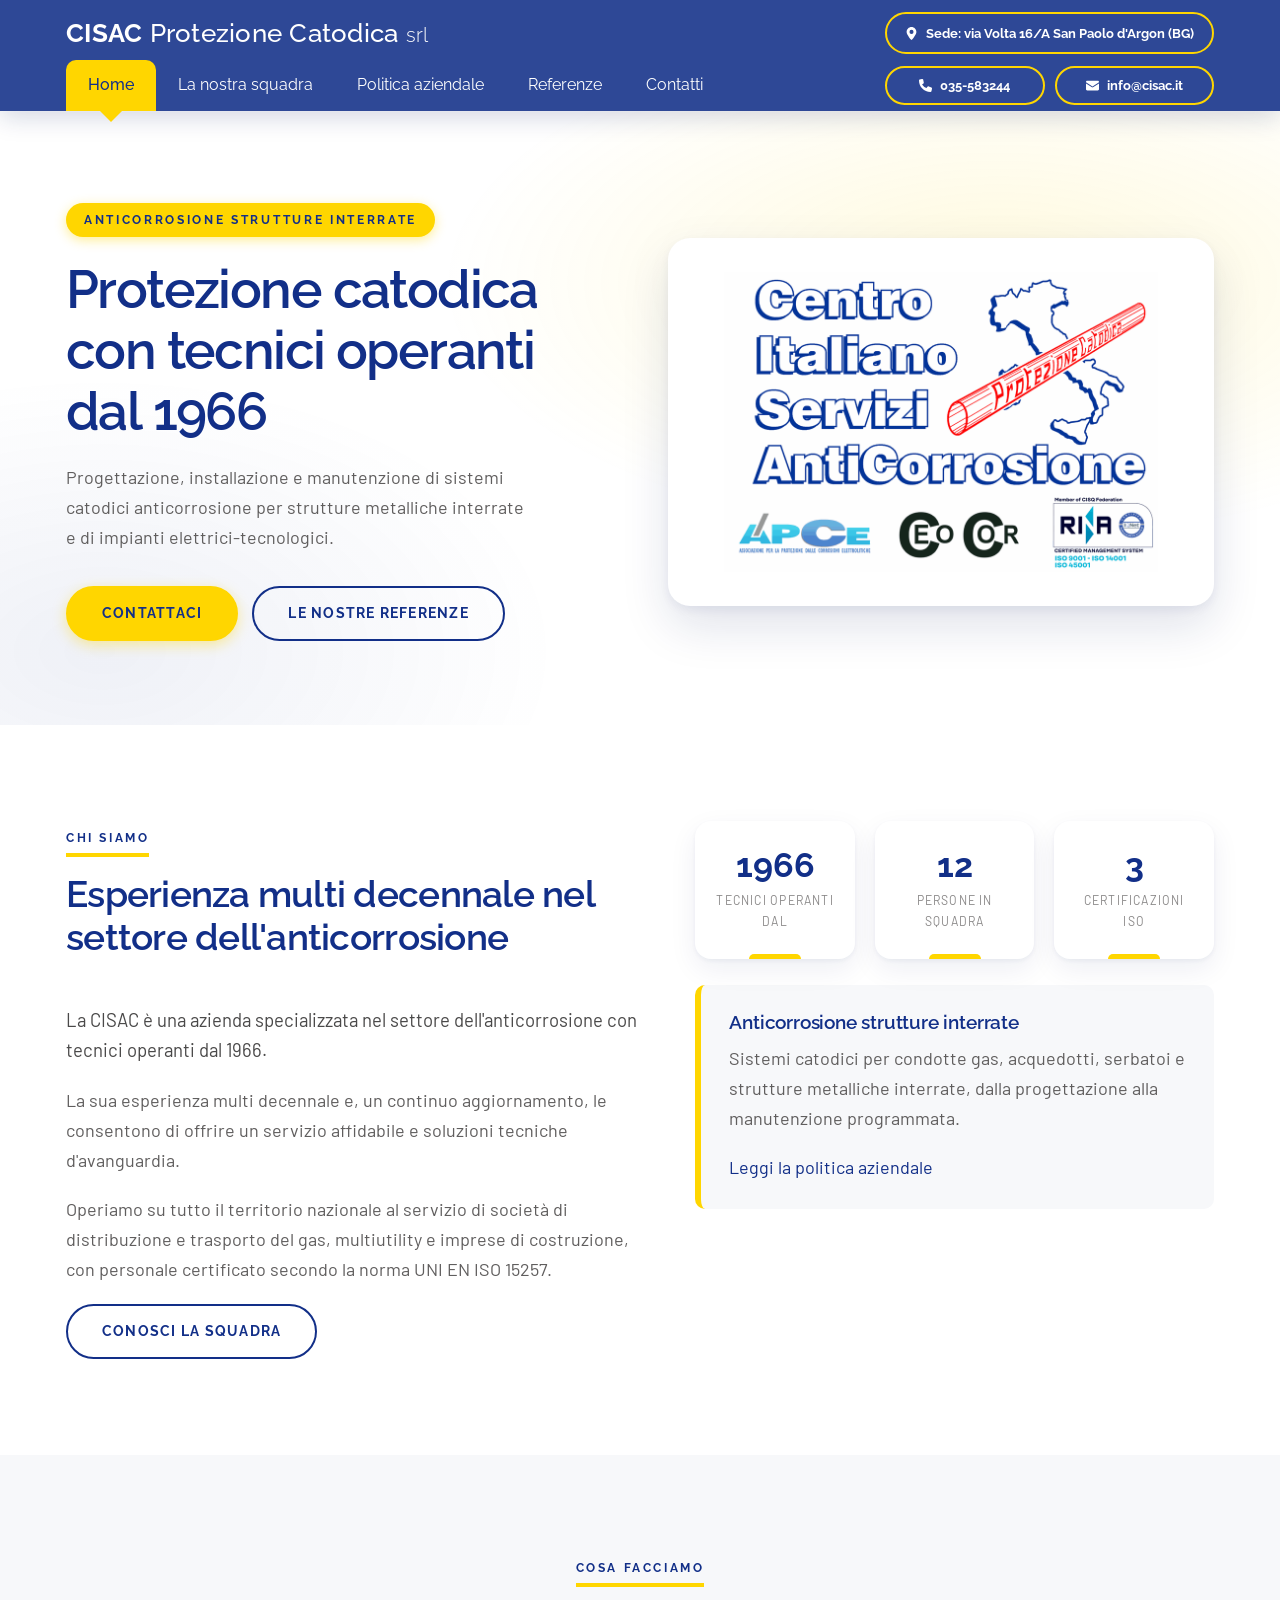
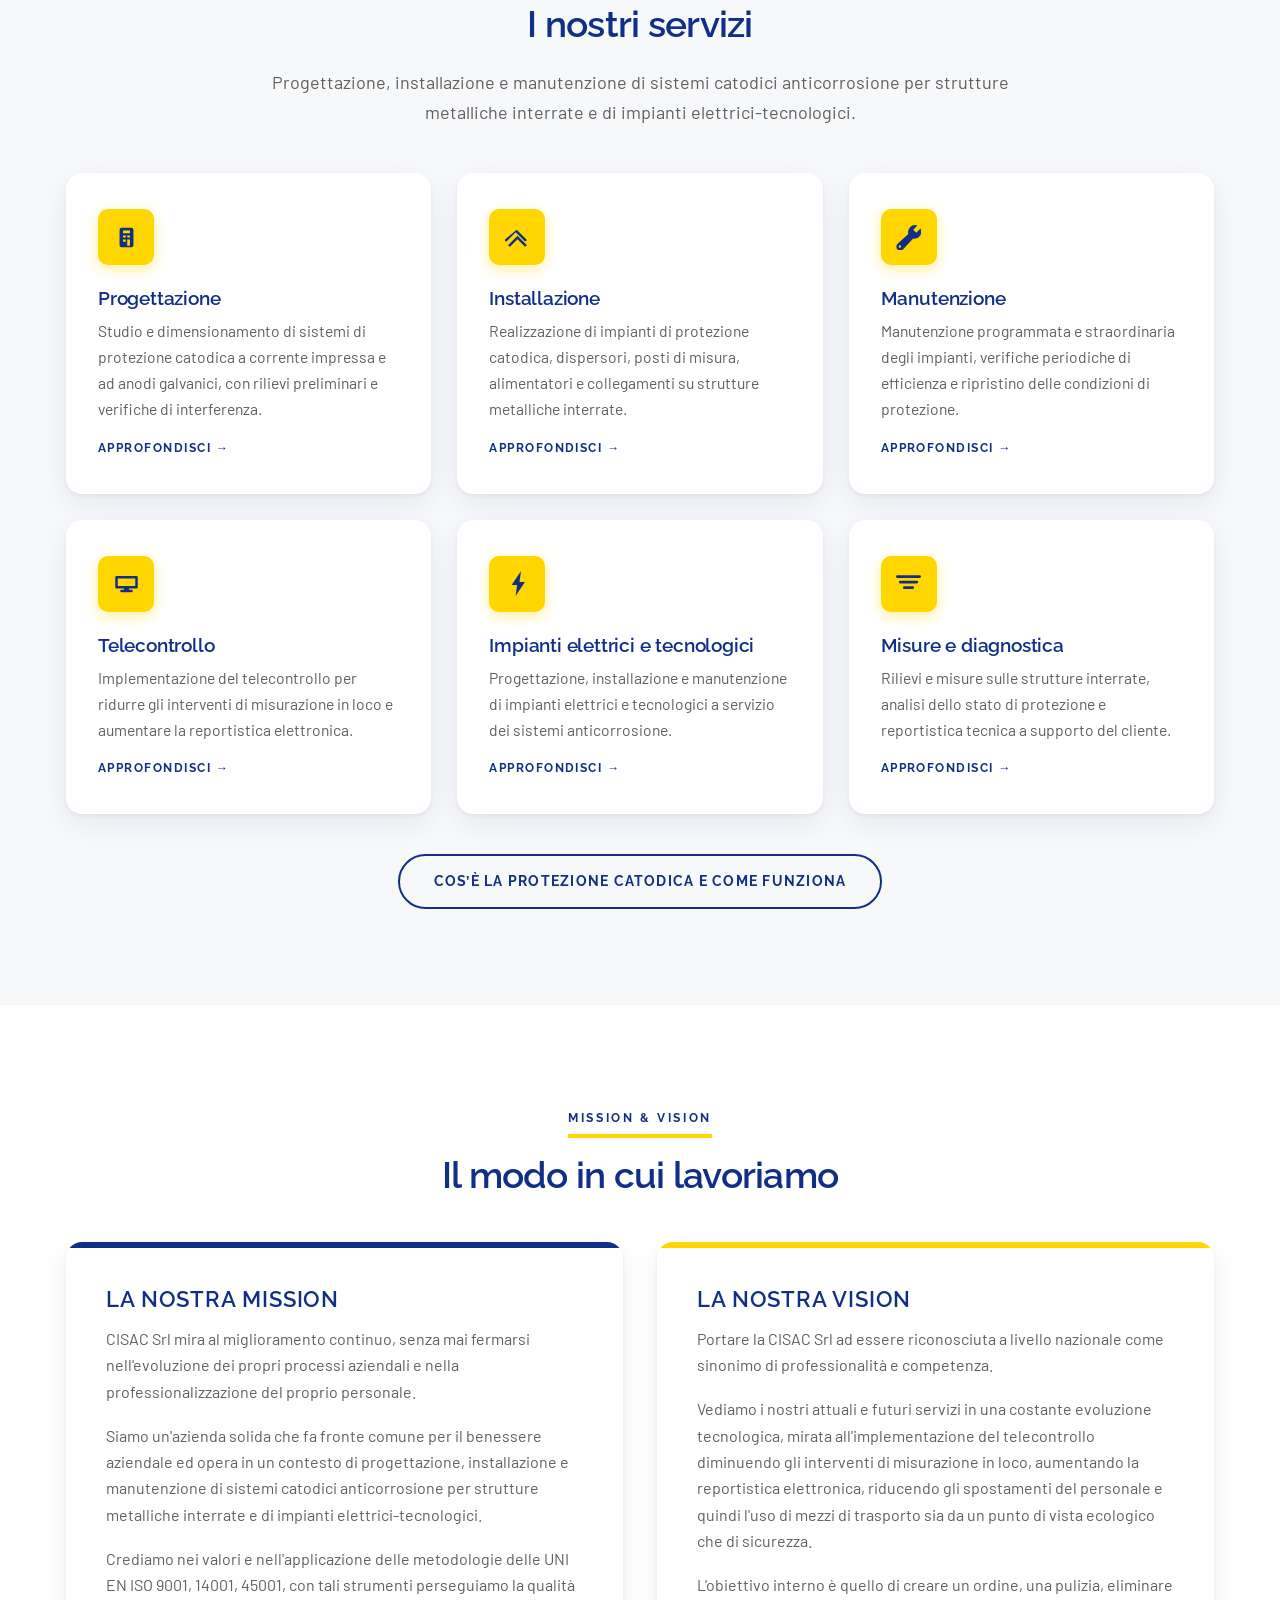
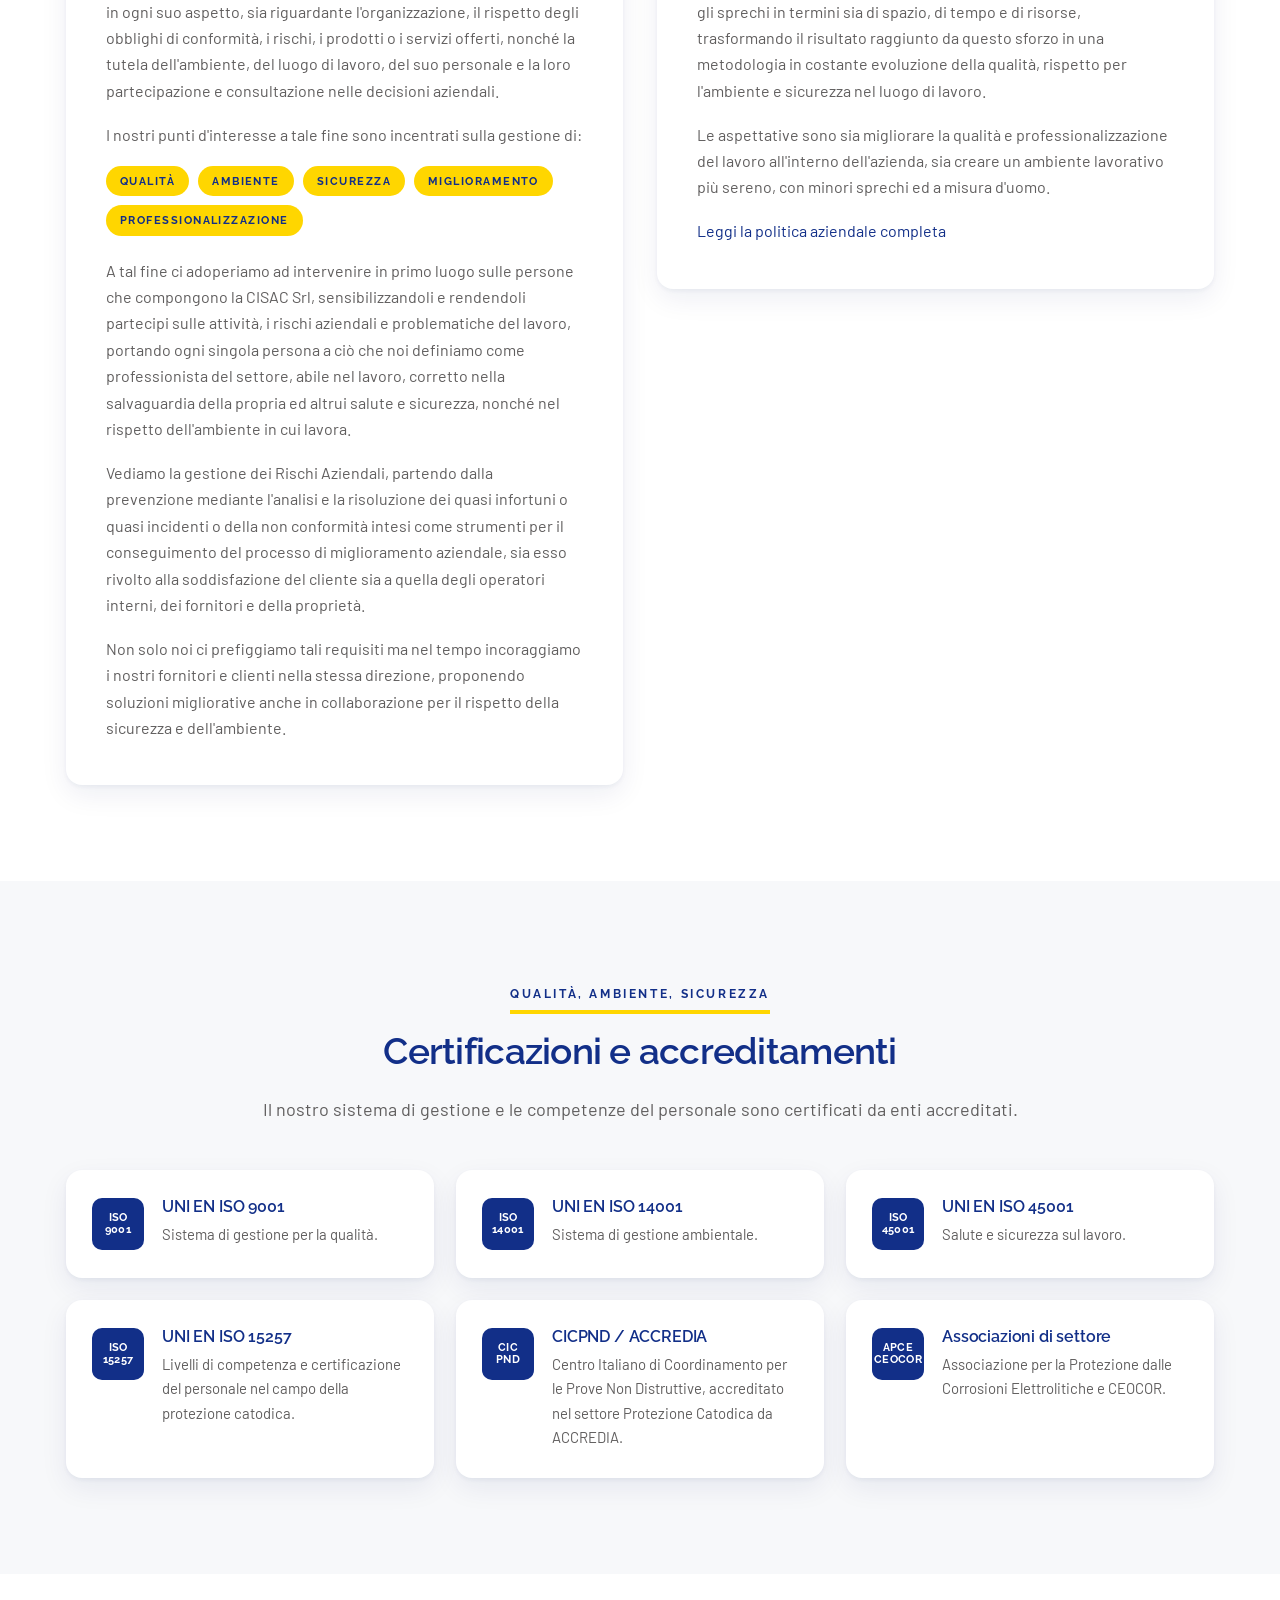
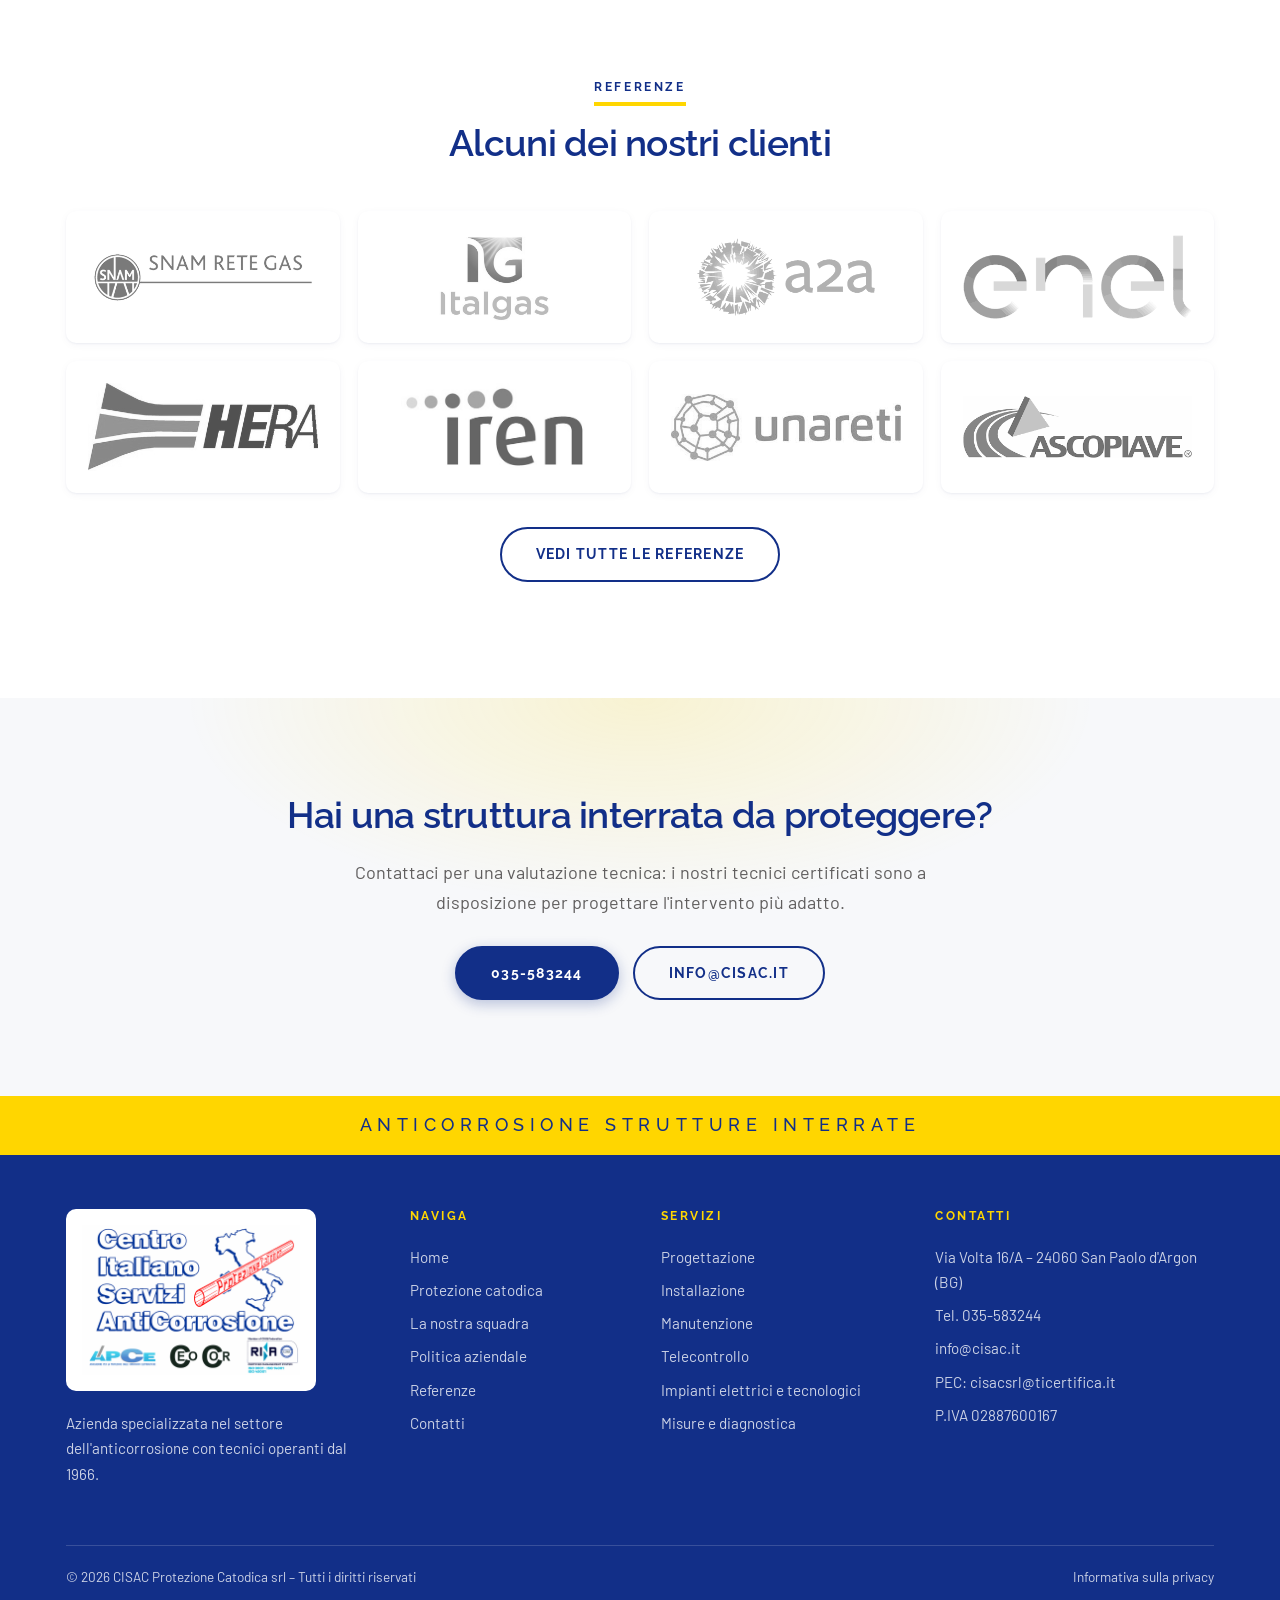
<file: index.html>
<!DOCTYPE html>
<html lang="it">
<head>
<meta charset="utf-8">
<meta name="viewport" content="width=device-width, initial-scale=1">
<title>CISAC – Protezione Catodica | Anticorrosione strutture interrate</title>
<meta name="description" content="Protezione catodica di condotte gas, acquedotti e strutture metalliche interrate: progettazione, installazione, manutenzione e misure. CISAC, dal 1966.">
<meta name="keywords" content="protezione catodica, anticorrosione, strutture interrate, gasdotti, CICPND, UNI EN ISO 15257, Bergamo, Lombardia, CISAC">
<meta name="author" content="CISAC Protezione Catodica srl">
<link rel="canonical" href="https://www.cisac.it/">
<!-- Open Graph / anteprime social -->
<meta property="og:type" content="website">
<meta property="og:locale" content="it_IT">
<meta property="og:site_name" content="CISAC Protezione Catodica srl">
<meta property="og:title" content="CISAC – Protezione Catodica | Anticorrosione strutture interrate">
<meta property="og:description" content="Protezione catodica di condotte gas, acquedotti e strutture metalliche interrate: progettazione, installazione, manutenzione e misure. CISAC, dal 1966.">
<meta property="og:url" content="https://www.cisac.it/">
<meta property="og:image" content="https://www.cisac.it/images/og-cisac.jpg">
<meta property="og:image:width" content="1200">
<meta property="og:image:height" content="630">
<meta property="og:image:alt" content="CISAC Protezione Catodica srl – anticorrosione strutture interrate dal 1966">
<meta name="twitter:card" content="summary_large_image">


<!-- Geo -->
<meta name="geo.region" content="IT-BG">
<meta name="geo.placename" content="San Paolo d'Argon">
<meta name="geo.position" content="45.6820;9.7900">
<meta name="ICBM" content="45.6820, 9.7900">

<link rel="icon" href="favicon.ico" sizes="any">
<link rel="icon" type="image/png" sizes="32x32" href="images/favicon-32.png">
<link rel="icon" type="image/png" sizes="16x16" href="images/favicon-16.png">
<link rel="apple-touch-icon" href="images/apple-touch-icon.png">
<link rel="preconnect" href="https://fonts.googleapis.com">
<link rel="preconnect" href="https://fonts.gstatic.com" crossorigin>
<link href="https://fonts.googleapis.com/css2?family=Raleway:wght@300;400;500;600;700&family=Barlow:wght@300;400;500;600&display=swap" rel="stylesheet">
<link rel="stylesheet" href="css/style.css">

<script type="application/ld+json">
{
  "@context": "https://schema.org",
  "@graph": [
    {
      "@type": [
        "Organization",
        "ProfessionalService"
      ],
      "@id": "https://www.cisac.it/#organizzazione",
      "name": "CISAC Protezione Catodica srl",
      "alternateName": "Centro Italiano Servizi AntiCorrosione",
      "url": "https://www.cisac.it/",
      "logo": {
        "@type": "ImageObject",
        "url": "https://www.cisac.it/images/logo-cisac.png"
      },
      "image": "https://www.cisac.it/images/logo-cisac.png",
      "description": "Progettazione, installazione e manutenzione di sistemi catodici anticorrosione per strutture metalliche interrate e di impianti elettrici-tecnologici.",
      "foundingDate": "1966",
      "vatID": "02887600167",
      "taxID": "02887600167",
      "address": {
        "@type": "PostalAddress",
        "streetAddress": "Via Volta 16/A",
        "addressLocality": "San Paolo d’Argon",
        "addressRegion": "BG",
        "postalCode": "24060",
        "addressCountry": "IT"
      },
      "geo": {
        "@type": "GeoCoordinates",
        "latitude": 45.682,
        "longitude": 9.79
      },
      "telephone": "+39-035-583244",
      "email": "info@cisac.it",
      "sameAs": [
        "https://www.linkedin.com/company/24655449"
      ],
      "areaServed": {
        "@type": "Country",
        "name": "Italia"
      },
      "numberOfEmployees": {
        "@type": "QuantitativeValue",
        "value": 12
      },
      "knowsAbout": [
        {
          "@type": "Thing",
          "name": "Protezione catodica",
          "sameAs": [
            "https://www.wikidata.org/wiki/Q15152527",
            "https://it.wikipedia.org/wiki/Protezione_catodica",
            "https://en.wikipedia.org/wiki/Cathodic_protection"
          ]
        },
        "Anticorrosione di strutture metalliche interrate",
        "Sistemi a corrente impressa",
        "Anodi galvanici",
        "Telecontrollo di impianti di protezione catodica",
        "Misure e diagnostica su strutture interrate",
        "Impianti elettrici e tecnologici",
        "UNI EN ISO 15257"
      ],
      "contactPoint": [
        {
          "@type": "ContactPoint",
          "contactType": "customer service",
          "telephone": "+39-035-583244",
          "email": "info@cisac.it",
          "areaServed": "IT",
          "availableLanguage": [
            "it"
          ]
        }
      ],
      "memberOf": [
        {
          "@type": "Organization",
          "name": "APCE – Associazione per la Protezione dalle Corrosioni Elettrolitiche"
        },
        {
          "@type": "Organization",
          "name": "CEOCOR"
        }
      ],
      "hasCertification": [
        {
          "@type": "Certification",
          "name": "UNI EN ISO 9001",
          "issuedBy": {
            "@type": "Organization",
            "name": "RINA / CISQ"
          }
        },
        {
          "@type": "Certification",
          "name": "UNI EN ISO 14001",
          "issuedBy": {
            "@type": "Organization",
            "name": "RINA / CISQ"
          }
        },
        {
          "@type": "Certification",
          "name": "UNI EN ISO 45001",
          "issuedBy": {
            "@type": "Organization",
            "name": "RINA / CISQ"
          }
        },
        {
          "@type": "Certification",
          "name": "UNI EN ISO 15257",
          "issuedBy": {
            "@type": "Organization",
            "name": "CICPND, accreditato ACCREDIA nel settore Protezione Catodica"
          }
        }
      ],
      "hasOfferCatalog": {
        "@type": "OfferCatalog",
        "name": "Servizi CISAC Protezione Catodica",
        "itemListElement": [
          {
            "@type": "Offer",
            "itemOffered": {
              "@type": "Service",
              "@id": "https://www.cisac.it/progettazione-protezione-catodica.html#servizio",
              "name": "Progettazione",
              "description": "Studio e dimensionamento di sistemi di protezione catodica a corrente impressa e ad anodi galvanici, con rilievi preliminari e verifiche di interferenza.",
              "serviceType": "Progettazione",
              "provider": {
                "@id": "https://www.cisac.it/#organizzazione"
              },
              "areaServed": {
                "@type": "Country",
                "name": "Italia"
              },
              "url": "https://www.cisac.it/progettazione-protezione-catodica.html"
            }
          },
          {
            "@type": "Offer",
            "itemOffered": {
              "@type": "Service",
              "@id": "https://www.cisac.it/installazione-protezione-catodica.html#servizio",
              "name": "Installazione",
              "description": "Realizzazione di impianti di protezione catodica, dispersori, posti di misura, alimentatori e collegamenti su strutture metalliche interrate.",
              "serviceType": "Installazione",
              "provider": {
                "@id": "https://www.cisac.it/#organizzazione"
              },
              "areaServed": {
                "@type": "Country",
                "name": "Italia"
              },
              "url": "https://www.cisac.it/installazione-protezione-catodica.html"
            }
          },
          {
            "@type": "Offer",
            "itemOffered": {
              "@type": "Service",
              "@id": "https://www.cisac.it/manutenzione-protezione-catodica.html#servizio",
              "name": "Manutenzione",
              "description": "Manutenzione programmata e straordinaria degli impianti, verifiche periodiche di efficienza e ripristino delle condizioni di protezione.",
              "serviceType": "Manutenzione",
              "provider": {
                "@id": "https://www.cisac.it/#organizzazione"
              },
              "areaServed": {
                "@type": "Country",
                "name": "Italia"
              },
              "url": "https://www.cisac.it/manutenzione-protezione-catodica.html"
            }
          },
          {
            "@type": "Offer",
            "itemOffered": {
              "@type": "Service",
              "@id": "https://www.cisac.it/telecontrollo-protezione-catodica.html#servizio",
              "name": "Telecontrollo",
              "description": "Implementazione del telecontrollo per ridurre gli interventi di misurazione in loco e aumentare la reportistica elettronica.",
              "serviceType": "Telecontrollo",
              "provider": {
                "@id": "https://www.cisac.it/#organizzazione"
              },
              "areaServed": {
                "@type": "Country",
                "name": "Italia"
              },
              "url": "https://www.cisac.it/telecontrollo-protezione-catodica.html"
            }
          },
          {
            "@type": "Offer",
            "itemOffered": {
              "@type": "Service",
              "@id": "https://www.cisac.it/impianti-elettrici-protezione-catodica.html#servizio",
              "name": "Impianti elettrici e tecnologici",
              "description": "Progettazione, installazione e manutenzione di impianti elettrici e tecnologici a servizio dei sistemi anticorrosione.",
              "serviceType": "Impianti elettrici e tecnologici",
              "provider": {
                "@id": "https://www.cisac.it/#organizzazione"
              },
              "areaServed": {
                "@type": "Country",
                "name": "Italia"
              },
              "url": "https://www.cisac.it/impianti-elettrici-protezione-catodica.html"
            }
          },
          {
            "@type": "Offer",
            "itemOffered": {
              "@type": "Service",
              "@id": "https://www.cisac.it/misure-protezione-catodica.html#servizio",
              "name": "Misure e diagnostica",
              "description": "Rilievi e misure sulle strutture interrate, analisi dello stato di protezione e reportistica tecnica a supporto del cliente.",
              "serviceType": "Misure e diagnostica",
              "provider": {
                "@id": "https://www.cisac.it/#organizzazione"
              },
              "areaServed": {
                "@type": "Country",
                "name": "Italia"
              },
              "url": "https://www.cisac.it/misure-protezione-catodica.html"
            }
          }
        ]
      }
    },
    {
      "@type": "WebSite",
      "@id": "https://www.cisac.it/#sito",
      "url": "https://www.cisac.it/",
      "name": "CISAC Protezione Catodica srl",
      "inLanguage": "it-IT",
      "publisher": {
        "@id": "https://www.cisac.it/#organizzazione"
      }
    },
    {
      "@type": "WebPage",
      "@id": "https://www.cisac.it/#pagina",
      "url": "https://www.cisac.it/",
      "name": "CISAC – Protezione Catodica | Anticorrosione strutture interrate",
      "description": "Protezione catodica di condotte gas, acquedotti e strutture metalliche interrate: progettazione, installazione, manutenzione e misure. CISAC, dal 1966.",
      "isPartOf": {
        "@id": "https://www.cisac.it/#sito"
      },
      "about": {
        "@id": "https://www.cisac.it/#organizzazione"
      },
      "inLanguage": "it-IT",
      "dateModified": "2026-10-17"
    }
  ]
}
</script>
	<noscript><style>.reveal{opacity:1!important;transform:none!important}</style></noscript>
</head>
<body>

<!-- ============ TOPBAR ============ -->
<header class="site-header">
	<div class="wrap">
		<div class="header-top">
			<a class="brand" href="index.html">
				<span class="brand-name"><b>CISAC</b> Protezione Catodica <span>srl</span></span>
			</a>
			<a class="pill" href="https://www.google.com/maps/search/?api=1&amp;query=CISAC+Protezione+Catodica+srl%2C+Via+Volta+16%2FA%2C+San+Paolo+d%27Argon" target="_blank" rel="noopener">
				<svg viewBox="0 0 384 512" aria-hidden="true"><path d="M192 0C86 0 0 86 0 192c0 87 122 243 168 300a30 30 0 0 0 48 0c46-57 168-213 168-300C384 86 298 0 192 0zm0 272a80 80 0 1 1 0-160 80 80 0 0 1 0 160z"/></svg> Sede: via Volta 16/A San Paolo d'Argon (BG)
			</a>
			<button class="hamburger" aria-label="Apri il menu" aria-expanded="false">
				<span></span><span></span><span></span>
			</button>
		</div>

		<div class="header-bottom">
			<nav class="main-nav" aria-label="Navigazione principale">
				<ul>
					<li><a href="index.html" class="current">Home</a></li>
					<li><a href="squadra.html">La nostra squadra</a></li>
					<li><a href="politica.html">Politica aziendale</a></li>
					<li><a href="referenze.html">Referenze</a></li>
					<li><a href="contatti.html">Contatti</a></li>
				</ul>
			</nav>
			<div class="header-contacts">
				<a class="pill" href="tel:035583244"><svg viewBox="0 0 512 512" aria-hidden="true"><path d="M164 24c-8-19-29-29-49-24L28 22A40 40 0 0 0 0 60c0 249 202 452 452 452 18 0 34-12 38-29l22-96c5-20-5-41-24-49l-104-45c-17-7-36-2-48 12l-44 53A343 343 0 0 1 121 220l53-44c14-12 19-31 12-48L164 24z"/></svg> 035-583244</a>
				<a class="pill" href="mailto:info@cisac.it"><svg viewBox="0 0 512 512" aria-hidden="true"><path d="M48 64h416c26 0 48 22 48 48v16L256 292 0 128v-16c0-26 22-48 48-48zM0 176l236 151c12 8 28 8 40 0l236-151v224c0 26-22 48-48 48H48c-26 0-48-22-48-48V176z"/></svg> info@cisac.it</a>
			</div>
		</div>
	</div>
</header>

<nav class="mobile-nav" aria-label="Navigazione mobile">
	<ul>
		<li><a href="index.html" class="current">Home</a></li>
		<li><a href="protezione-catodica.html">Protezione catodica</a></li>
		<li><a href="squadra.html">La nostra squadra</a></li>
		<li><a href="politica.html">Politica aziendale</a></li>
		<li><a href="referenze.html">Referenze</a></li>
		<li><a href="contatti.html">Contatti</a></li>
	</ul>
	<div class="mobile-contacts">
		<a class="pill" href="tel:035583244"><svg viewBox="0 0 512 512" aria-hidden="true"><path d="M164 24c-8-19-29-29-49-24L28 22A40 40 0 0 0 0 60c0 249 202 452 452 452 18 0 34-12 38-29l22-96c5-20-5-41-24-49l-104-45c-17-7-36-2-48 12l-44 53A343 343 0 0 1 121 220l53-44c14-12 19-31 12-48L164 24z"/></svg> 035-583244</a>
		<a class="pill" href="mailto:info@cisac.it"><svg viewBox="0 0 512 512" aria-hidden="true"><path d="M48 64h416c26 0 48 22 48 48v16L256 292 0 128v-16c0-26 22-48 48-48zM0 176l236 151c12 8 28 8 40 0l236-151v224c0 26-22 48-48 48H48c-26 0-48-22-48-48V176z"/></svg> info@cisac.it</a>
	</div>
</nav>

<main>

<!-- ============ HERO ============ -->
<section class="hero">
	<div class="wrap hero-grid">
		<div>
			<span class="eyebrow">Anticorrosione strutture interrate</span>
			<h1>Protezione catodica<br>con tecnici operanti dal&nbsp;1966</h1>
			<p>Progettazione, installazione e manutenzione di sistemi catodici anticorrosione
			per strutture metalliche interrate e di impianti elettrici-tecnologici.</p>
			<div class="hero-actions">
				<a href="contatti.html" class="btn btn-yellow">Contattaci</a>
				<a href="referenze.html" class="btn btn-outline">Le nostre referenze</a>
			</div>
		</div>
		<div class="hero-logo">
			<img src="images/logo-cisac.png" alt="Centro Italiano Servizi AntiCorrosione – soci APCE, CEOCOR, certificazione RINA ISO 9001, 14001, 45001" width="880" height="608">
		</div>
	</div>
</section>

<!-- ============ CHI SIAMO ============ -->
<section id="chi-siamo">
	<div class="wrap intro-grid">
		<div class="reveal">
			<div class="sec-head">
				<span class="kicker">Chi siamo</span>
				<h2>Esperienza multi decennale nel settore dell'anticorrosione</h2>
			</div>
			<p class="lead">La CISAC è una azienda specializzata nel settore dell'anticorrosione
			con tecnici operanti dal 1966.</p>
			<p>La sua esperienza multi decennale e, un continuo aggiornamento, le consentono di
			offrire un servizio affidabile e soluzioni tecniche d'avanguardia.</p>
			<p>Operiamo su tutto il territorio nazionale al servizio di società di distribuzione e
			trasporto del gas, multiutility e imprese di costruzione, con personale certificato
			secondo la norma UNI EN ISO 15257.</p>
			<a href="squadra.html" class="btn btn-outline">Conosci la squadra</a>
		</div>
		<div class="reveal">
			<div class="facts">
				<div class="fact">
					<span class="num">1966</span>
					<span class="lbl">Tecnici operanti dal</span>
				</div>
				<div class="fact">
					<span class="num" data-target="12" data-suffix="">12</span>
					<span class="lbl">Persone in squadra</span>
				</div>
				<div class="fact">
					<span class="num" data-target="3" data-suffix="">3</span>
					<span class="lbl">Certificazioni ISO</span>
				</div>
			</div>
			<div class="info-box">
				<h3>Anticorrosione strutture interrate</h3>
				<p>Sistemi catodici per condotte gas, acquedotti, serbatoi e strutture metalliche
				interrate, dalla progettazione alla manutenzione programmata.</p>
				<p style="margin-bottom:0"><a href="politica.html">Leggi la politica aziendale</a></p>
			</div>
		</div>
	</div>
</section>

<!-- ============ COSA FACCIAMO ============ -->
<section class="sec-gray" id="servizi">
	<div class="wrap">
		<div class="sec-head center reveal">
			<span class="kicker">Cosa facciamo</span>
			<h2>I nostri servizi</h2>
			<p>Progettazione, installazione e manutenzione di sistemi catodici anticorrosione per
			strutture metalliche interrate e di impianti elettrici-tecnologici.</p>
		</div>

		<div class="cards">
			<article class="card reveal">
				<div class="ico"><svg viewBox="0 0 576 512" aria-hidden="true"><path d="M400 32H176a48 48 0 0 0-48 48v352a48 48 0 0 0 48 48h224a48 48 0 0 0 48-48V80a48 48 0 0 0-48-48zM208 96h160v64H208V96zm0 112h64v48h-64v-48zm0 96h64v48h-64v-48zm96 0h64v144h-64V304zm0-96h64v48h-64v-48z"/></svg></div>
				<h3>Progettazione</h3>
				<p>Studio e dimensionamento di sistemi di protezione catodica a corrente impressa e
				ad anodi galvanici, con rilievi preliminari e verifiche di interferenza.</p>
				<a class="card-link" href="progettazione-protezione-catodica.html">Approfondisci<span class="sr-only"> – Progettazione</span></a>
			</article>

			<article class="card reveal">
				<div class="ico"><svg viewBox="0 0 640 512" aria-hidden="true"><path d="M275 76a32 32 0 0 1 45 0l224 224a32 32 0 0 1-45 45L275 121 51 345a32 32 0 1 1-45-45L275 76zm45 132l224 224a32 32 0 0 1-45 45L320 298 141 477a32 32 0 0 1-45-45l224-224z"/></svg></div>
				<h3>Installazione</h3>
				<p>Realizzazione di impianti di protezione catodica, dispersori, posti di misura,
				alimentatori e collegamenti su strutture metalliche interrate.</p>
				<a class="card-link" href="installazione-protezione-catodica.html">Approfondisci<span class="sr-only"> – Installazione</span></a>
			</article>

			<article class="card reveal">
				<div class="ico"><svg viewBox="0 0 512 512" aria-hidden="true"><path d="M501 74l-75 75a16 16 0 0 1-23 0l-40-40a16 16 0 0 1 0-23l75-75a144 144 0 0 0-186 174L34 385a80 80 0 1 0 113 113l200-218A144 144 0 0 0 501 74zM80 464a24 24 0 1 1 0-48 24 24 0 0 1 0 48z"/></svg></div>
				<h3>Manutenzione</h3>
				<p>Manutenzione programmata e straordinaria degli impianti, verifiche periodiche di
				efficienza e ripristino delle condizioni di protezione.</p>
				<a class="card-link" href="manutenzione-protezione-catodica.html">Approfondisci<span class="sr-only"> – Manutenzione</span></a>
			</article>

			<article class="card reveal">
				<div class="ico"><svg viewBox="0 0 640 512" aria-hidden="true"><path d="M64 64a32 32 0 0 0-32 32v256a32 32 0 0 0 32 32h192v32h-64a32 32 0 1 0 0 64h256a32 32 0 1 0 0-64h-64v-32h192a32 32 0 0 0 32-32V96a32 32 0 0 0-32-32H64zm32 64h448v192H96V128z"/></svg></div>
				<h3>Telecontrollo</h3>
				<p>Implementazione del telecontrollo per ridurre gli interventi di misurazione in
				loco e aumentare la reportistica elettronica.</p>
				<a class="card-link" href="telecontrollo-protezione-catodica.html">Approfondisci<span class="sr-only"> – Telecontrollo</span></a>
			</article>

			<article class="card reveal">
				<div class="ico"><svg viewBox="0 0 448 512" aria-hidden="true"><path d="M296 0L104 288h112L184 512l192-288H264L296 0z"/></svg></div>
				<h3>Impianti elettrici e tecnologici</h3>
				<p>Progettazione, installazione e manutenzione di impianti elettrici e tecnologici
				a servizio dei sistemi anticorrosione.</p>
				<a class="card-link" href="impianti-elettrici-protezione-catodica.html">Approfondisci<span class="sr-only"> – Impianti elettrici e tecnologici</span></a>
			</article>

			<article class="card reveal">
				<div class="ico"><svg viewBox="0 0 576 512" aria-hidden="true"><path d="M0 96a32 32 0 0 1 32-32h512a32 32 0 0 1 0 64H32A32 32 0 0 1 0 96zm64 128a32 32 0 0 1 32-32h384a32 32 0 0 1 0 64H96a32 32 0 0 1-32-32zm96 128a32 32 0 0 1 32-32h192a32 32 0 0 1 0 64H192a32 32 0 0 1-32-32z"/></svg></div>
				<h3>Misure e diagnostica</h3>
				<p>Rilievi e misure sulle strutture interrate, analisi dello stato di protezione e
				reportistica tecnica a supporto del cliente.</p>
				<a class="card-link" href="misure-protezione-catodica.html">Approfondisci<span class="sr-only"> – Misure e diagnostica</span></a>
			</article>
		</div>

		<p class="sec-more reveal">
			<a href="protezione-catodica.html" class="btn btn-outline">Cos’è la protezione catodica e come funziona</a>
		</p>
	</div>
</section>

<!-- ============ MISSION / VISION ============ -->
<section id="mission">
	<div class="wrap">
		<div class="sec-head center reveal">
			<span class="kicker">Mission &amp; Vision</span>
			<h2>Il modo in cui lavoriamo</h2>
		</div>

		<div class="mv-grid">
			<article class="mv reveal">
				<h2>La nostra mission</h2>
				<p>CISAC Srl mira al miglioramento continuo, senza mai fermarsi nell'evoluzione dei
				propri processi aziendali e nella professionalizzazione del proprio personale.</p>
				<p>Siamo un'azienda solida che fa fronte comune per il benessere aziendale ed opera
				in un contesto di progettazione, installazione e manutenzione di sistemi catodici
				anticorrosione per strutture metalliche interrate e di impianti
				elettrici-tecnologici.</p>
				<p>Crediamo nei valori e nell'applicazione delle metodologie delle UNI EN ISO 9001,
				14001, 45001, con tali strumenti perseguiamo la qualità in ogni suo aspetto, sia
				riguardante l'organizzazione, il rispetto degli obblighi di conformità, i rischi, i
				prodotti o i servizi offerti, nonché la tutela dell'ambiente, del luogo di lavoro,
				del suo personale e la loro partecipazione e consultazione nelle decisioni
				aziendali.</p>
				<p>I nostri punti d'interesse a tale fine sono incentrati sulla gestione di:</p>
				<ul class="values">
					<li>Qualità</li><li>Ambiente</li><li>Sicurezza</li>
					<li>Miglioramento</li><li>Professionalizzazione</li>
				</ul>
				<p>A tal fine ci adoperiamo ad intervenire in primo luogo sulle persone che compongono la
				CISAC Srl, sensibilizzandoli e rendendoli partecipi sulle attività, i rischi
				aziendali e problematiche del lavoro, portando ogni singola persona a ciò che noi
				definiamo come professionista del settore, abile nel lavoro, corretto nella
				salvaguardia della propria ed altrui salute e sicurezza, nonché nel rispetto
				dell'ambiente in cui lavora.</p>
				<p>Vediamo la gestione dei Rischi Aziendali, partendo dalla prevenzione mediante
				l'analisi e la risoluzione dei quasi infortuni o quasi incidenti o della non
				conformità intesi come strumenti per il conseguimento del processo di miglioramento
				aziendale, sia esso rivolto alla soddisfazione del cliente sia a quella degli
				operatori interni, dei fornitori e della proprietà.</p>
				<p>Non solo noi ci prefiggiamo tali requisiti ma nel tempo incoraggiamo i nostri
				fornitori e clienti nella stessa direzione, proponendo soluzioni migliorative anche
				in collaborazione per il rispetto della sicurezza e dell'ambiente.</p>
			</article>

			<article class="mv vision reveal">
				<h2>La nostra vision</h2>
				<p>Portare la CISAC Srl ad essere riconosciuta a livello nazionale come sinonimo di
				professionalità e competenza.</p>
				<p>Vediamo i nostri attuali e futuri servizi in una costante evoluzione tecnologica,
				mirata all'implementazione del telecontrollo diminuendo gli interventi di
				misurazione in loco, aumentando la reportistica elettronica, riducendo gli
				spostamenti del personale e quindi l'uso di mezzi di trasporto sia da un punto di
				vista ecologico che di sicurezza.</p>
				<p>L'obiettivo interno è quello di creare un ordine, una pulizia, eliminare gli
				sprechi in termini sia di spazio, di tempo e di risorse, trasformando il risultato
				raggiunto da questo sforzo in una metodologia in costante evoluzione della qualità,
				rispetto per l'ambiente e sicurezza nel luogo di lavoro.</p>
				<p>Le aspettative sono sia migliorare la qualità e professionalizzazione del lavoro
				all'interno dell'azienda, sia creare un ambiente lavorativo più sereno, con minori
				sprechi ed a misura d'uomo.</p>
				<p><a href="politica.html">Leggi la politica aziendale completa</a></p>
			</article>
		</div>
	</div>
</section>

<!-- ============ CERTIFICAZIONI ============ -->
<section class="sec-gray" id="certificazioni">
	<div class="wrap">
		<div class="sec-head center reveal">
			<span class="kicker">Qualità, ambiente, sicurezza</span>
			<h2>Certificazioni e accreditamenti</h2>
			<p>Il nostro sistema di gestione e le competenze del personale sono certificati da enti
			accreditati.</p>
		</div>

		<div class="cert-grid">
			<div class="cert reveal">
				<span class="badge">ISO<br>9001</span>
				<div><h3>UNI EN ISO 9001</h3><p>Sistema di gestione per la qualità.</p></div>
			</div>
			<div class="cert reveal">
				<span class="badge">ISO<br>14001</span>
				<div><h3>UNI EN ISO 14001</h3><p>Sistema di gestione ambientale.</p></div>
			</div>
			<div class="cert reveal">
				<span class="badge">ISO<br>45001</span>
				<div><h3>UNI EN ISO 45001</h3><p>Salute e sicurezza sul lavoro.</p></div>
			</div>
			<div class="cert reveal">
				<span class="badge">ISO<br>15257</span>
				<div><h3>UNI EN ISO 15257</h3><p>Livelli di competenza e certificazione del
				personale nel campo della protezione catodica.</p></div>
			</div>
			<div class="cert reveal">
				<span class="badge">CIC<br>PND</span>
				<div><h3>CICPND / ACCREDIA</h3><p>Centro Italiano di Coordinamento per le Prove Non
				Distruttive, accreditato nel settore Protezione Catodica da ACCREDIA.</p></div>
			</div>
			<div class="cert reveal">
				<span class="badge">APCE<br>CEOCOR</span>
				<div><h3>Associazioni di settore</h3><p>Associazione per la Protezione dalle
				Corrosioni Elettrolitiche e CEOCOR.</p></div>
			</div>
		</div>
	</div>
</section>

<!-- ============ REFERENZE (anteprima) ============ -->
<section id="referenze">
	<div class="wrap">
		<div class="sec-head center reveal">
			<span class="kicker">Referenze</span>
			<h2>Alcuni dei nostri clienti</h2>
		</div>

		<div class="logo-grid preview reveal">
			<div class="logo-cell"><img src="images/referenze/snam-rete-gas.png" width="440" height="113" alt="Snam Rete Gas" loading="lazy"></div>
			<div class="logo-cell"><img src="images/referenze/italgas.jpg" width="440" height="336" alt="Italgas" loading="lazy"></div>
			<div class="logo-cell"><img src="images/referenze/a2a.png" width="358" height="168" alt="A2A" loading="lazy"></div>
			<div class="logo-cell"><img src="images/referenze/enel.png" width="440" height="161" alt="Enel" loading="lazy"></div>
			<div class="logo-cell"><img src="images/referenze/hera.jpg" width="440" height="168" alt="Hera" loading="lazy"></div>
			<div class="logo-cell"><img src="images/referenze/iren.jpg" width="440" height="207" alt="Iren" loading="lazy"></div>
			<div class="logo-cell"><img src="images/referenze/unareti.jpg" width="415" height="121" alt="Unareti" loading="lazy"></div>
			<div class="logo-cell"><img src="images/referenze/ascopiave.png" width="429" height="117" alt="Ascopiave" loading="lazy"></div>
		</div>

		<p style="text-align:center;margin-top:34px">
			<a href="referenze.html" class="btn btn-outline">Vedi tutte le referenze</a>
		</p>
	</div>
</section>

<!-- ============ CTA ============ -->
<section class="cta-banner">
	<div class="wrap">
		<h2>Hai una struttura interrata da proteggere?</h2>
		<p>Contattaci per una valutazione tecnica: i nostri tecnici certificati sono a disposizione
		per progettare l'intervento più adatto.</p>
		<div class="cta-actions">
			<a href="tel:035583244" class="btn btn-navy">035-583244</a>
			<a href="mailto:info@cisac.it" class="btn btn-outline">info@cisac.it</a>
		</div>
	</div>
</section>

<!-- ============ FOOTER ============ -->
</main>

<div class="footer-strip">Anticorrosione strutture interrate</div>

<footer class="site-footer">
	<div class="wrap">
		<div class="footer-grid">
			<div>
				<div class="footer-logo"><img src="images/logo-cisac.png" width="880" height="608" alt="CISAC Protezione Catodica srl"></div>
				<p>Azienda specializzata nel settore dell'anticorrosione con tecnici operanti dal 1966.</p>
			</div>
			<div>
				<h4>Naviga</h4>
				<ul>
					<li><a href="index.html">Home</a></li>
					<li><a href="protezione-catodica.html">Protezione catodica</a></li>
					<li><a href="squadra.html">La nostra squadra</a></li>
					<li><a href="politica.html">Politica aziendale</a></li>
					<li><a href="referenze.html">Referenze</a></li>
					<li><a href="contatti.html">Contatti</a></li>
				</ul>
			</div>
			<div>
				<h4>Servizi</h4>
				<ul>
					<li><a href="progettazione-protezione-catodica.html">Progettazione</a></li>
					<li><a href="installazione-protezione-catodica.html">Installazione</a></li>
					<li><a href="manutenzione-protezione-catodica.html">Manutenzione</a></li>
					<li><a href="telecontrollo-protezione-catodica.html">Telecontrollo</a></li>
					<li><a href="impianti-elettrici-protezione-catodica.html">Impianti elettrici e tecnologici</a></li>
					<li><a href="misure-protezione-catodica.html">Misure e diagnostica</a></li>
				</ul>
			</div>
			<div>
				<h4>Contatti</h4>
				<ul>
					<li>Via Volta 16/A – 24060 San Paolo d'Argon (BG)</li>
					<li>Tel. <a href="tel:035583244">035-583244</a></li>
					<li><a href="mailto:info@cisac.it">info@cisac.it</a></li>
					<li>PEC: <a href="mailto:cisacsrl@ticertifica.it">cisacsrl@ticertifica.it</a></li>
					<li>P.IVA 02887600167</li>
				</ul>
			</div>
		</div>
		<div class="footer-bottom">
			<span>© <span id="year">2026</span> CISAC Protezione Catodica srl – Tutti i diritti riservati</span>
			<a href="https://www.iubenda.com/privacy-policy/50228978" target="_blank" rel="noopener">Informativa sulla privacy</a>
		</div>
	</div>
</footer>

<script src="js/main.js"></script>
</body>
</html>
</file>
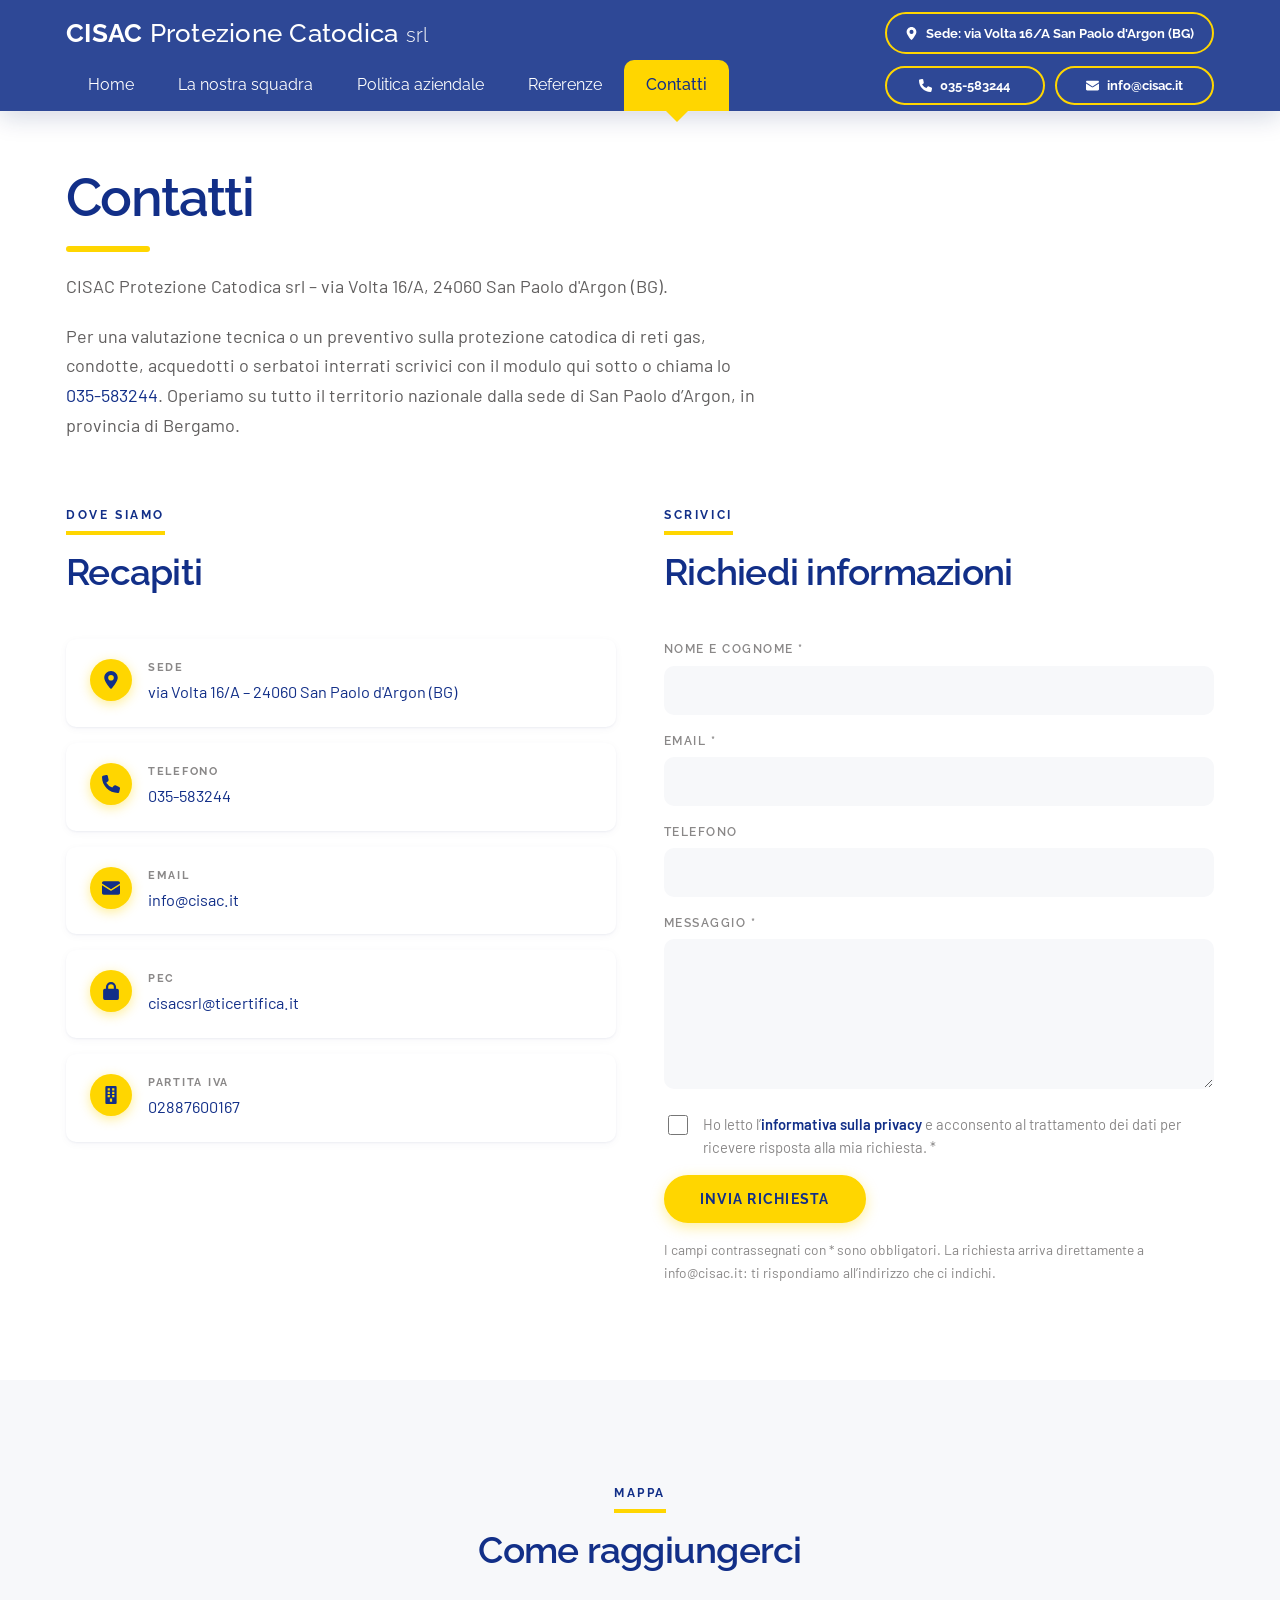
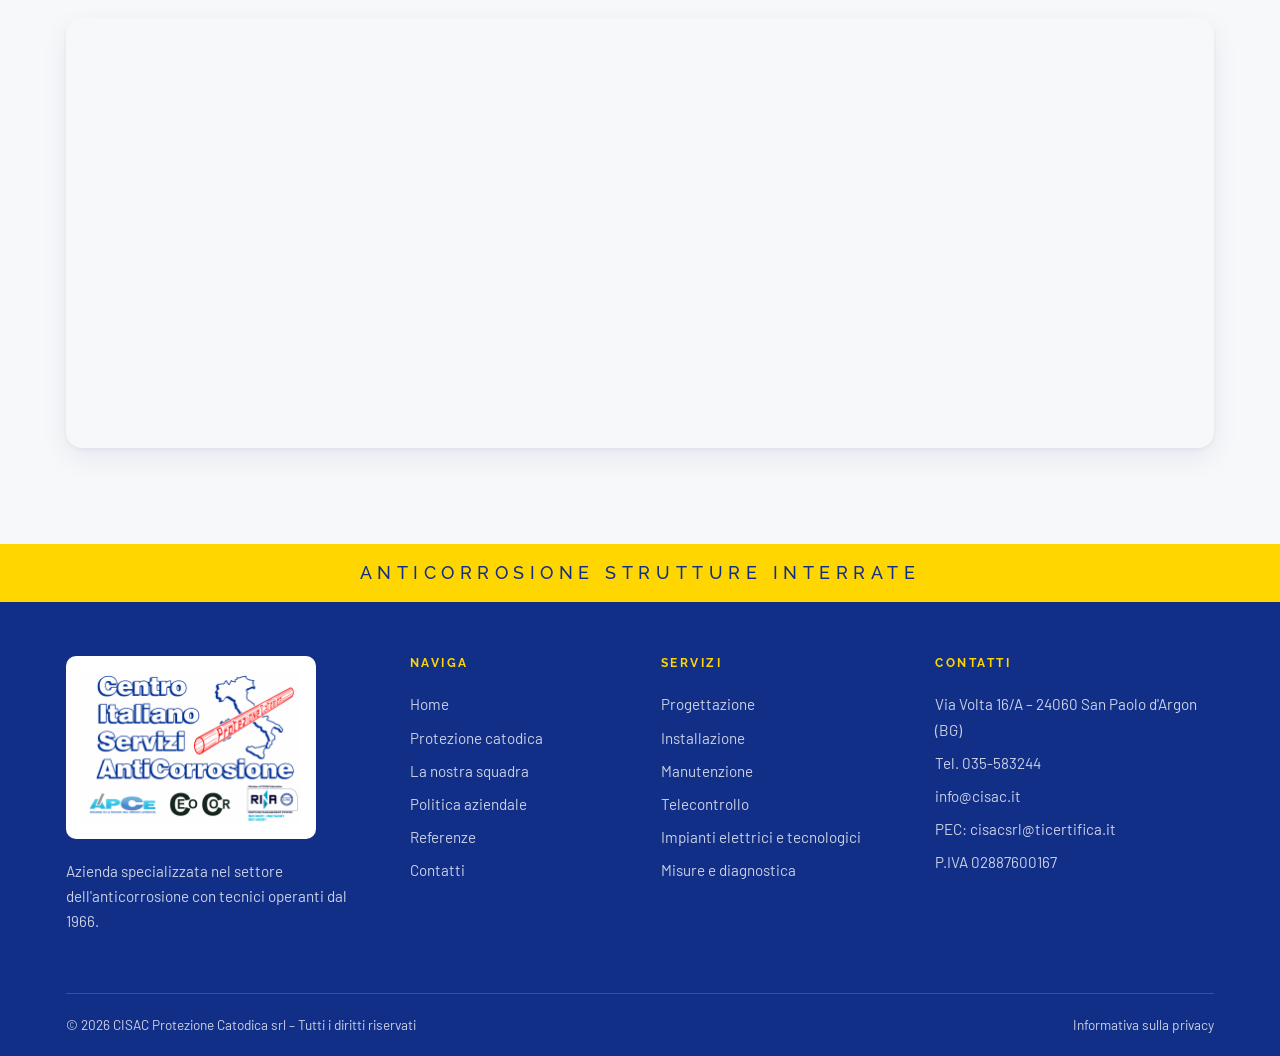
<file: contatti.html>
<!DOCTYPE html>
<html lang="it">
<head>
<meta charset="utf-8">
<meta name="viewport" content="width=device-width, initial-scale=1">
<title>CISAC – Contatti | Protezione catodica a San Paolo d’Argon (BG)</title>
<meta name="description" content="Contatta CISAC Protezione Catodica srl – via Volta 16/A, 24060 San Paolo d'Argon (BG). Tel. 035-583244, info@cisac.it, PEC cisacsrl@ticertifica.it.">
<link rel="canonical" href="https://www.cisac.it/contatti.html">
<!-- Open Graph / anteprime social -->
<meta property="og:type" content="website">
<meta property="og:locale" content="it_IT">
<meta property="og:site_name" content="CISAC Protezione Catodica srl">
<meta property="og:title" content="CISAC – Contatti | Protezione catodica a San Paolo d’Argon (BG)">
<meta property="og:description" content="Via Volta 16/A, San Paolo d'Argon (BG) – Tel. 035-583244 – info@cisac.it">
<meta property="og:url" content="https://www.cisac.it/contatti.html">
<meta property="og:image" content="https://www.cisac.it/images/og-cisac.jpg">
<meta property="og:image:width" content="1200">
<meta property="og:image:height" content="630">
<meta property="og:image:alt" content="CISAC Protezione Catodica srl – anticorrosione strutture interrate dal 1966">
<meta name="twitter:card" content="summary_large_image">
<meta name="geo.region" content="IT-BG">
<meta name="geo.placename" content="San Paolo d'Argon">
<link rel="icon" href="favicon.ico" sizes="any">
<link rel="icon" type="image/png" sizes="32x32" href="images/favicon-32.png">
<link rel="icon" type="image/png" sizes="16x16" href="images/favicon-16.png">
<link rel="apple-touch-icon" href="images/apple-touch-icon.png">
<link rel="preconnect" href="https://fonts.googleapis.com">
<link rel="preconnect" href="https://fonts.gstatic.com" crossorigin>
<link href="https://fonts.googleapis.com/css2?family=Raleway:wght@300;400;500;600;700&family=Barlow:wght@300;400;500;600&display=swap" rel="stylesheet">
<link rel="stylesheet" href="css/style.css">

<script type="application/ld+json">
{
  "@context": "https://schema.org",
  "@graph": [
    {
      "@type": "WebSite",
      "@id": "https://www.cisac.it/#sito",
      "url": "https://www.cisac.it/",
      "name": "CISAC Protezione Catodica srl",
      "inLanguage": "it-IT",
      "publisher": {
        "@id": "https://www.cisac.it/#organizzazione"
      }
    },
    {
      "@type": "ContactPage",
      "@id": "https://www.cisac.it/contatti.html#pagina",
      "url": "https://www.cisac.it/contatti.html",
      "name": "CISAC – Contatti | Protezione catodica a San Paolo d’Argon (BG)",
      "description": "Contatta CISAC Protezione Catodica srl – via Volta 16/A, 24060 San Paolo d'Argon (BG). Tel. 035-583244, info@cisac.it, PEC cisacsrl@ticertifica.it.",
      "isPartOf": {
        "@id": "https://www.cisac.it/#sito"
      },
      "about": {
        "@id": "https://www.cisac.it/#organizzazione"
      },
      "inLanguage": "it-IT",
      "dateModified": "2026-10-17",
      "breadcrumb": {
        "@id": "https://www.cisac.it/contatti.html#briciole"
      }
    },
    {
      "@type": "BreadcrumbList",
      "@id": "https://www.cisac.it/contatti.html#briciole",
      "itemListElement": [
        {
          "@type": "ListItem",
          "position": 1,
          "name": "Home",
          "item": "https://www.cisac.it/"
        },
        {
          "@type": "ListItem",
          "position": 2,
          "name": "Contatti",
          "item": "https://www.cisac.it/contatti.html"
        }
      ]
    },
    {
      "@type": "LocalBusiness",
      "@id": "https://www.cisac.it/#sede",
      "parentOrganization": {
        "@id": "https://www.cisac.it/#organizzazione"
      },
      "name": "CISAC Protezione Catodica srl",
      "image": "https://www.cisac.it/images/logo-cisac.png",
      "url": "https://www.cisac.it/contatti.html",
      "telephone": "+39-035-583244",
      "email": "info@cisac.it",
      "vatID": "02887600167",
      "address": {
        "@type": "PostalAddress",
        "streetAddress": "Via Volta 16/A",
        "addressLocality": "San Paolo d’Argon",
        "addressRegion": "BG",
        "postalCode": "24060",
        "addressCountry": "IT"
      },
      "geo": {
        "@type": "GeoCoordinates",
        "latitude": 45.682,
        "longitude": 9.79
      },
      "hasMap": "https://www.google.com/maps/search/?api=1&query=CISAC+Protezione+Catodica+srl%2C+Via+Volta+16%2FA%2C+San+Paolo+d%27Argon",
      "areaServed": {
        "@type": "Country",
        "name": "Italia"
      }
    }
  ]
}
</script>
	<noscript><style>.reveal{opacity:1!important;transform:none!important}</style></noscript>
</head>
<body>

<header class="site-header">
	<div class="wrap">
		<div class="header-top">
			<a class="brand" href="index.html">
				<span class="brand-name"><b>CISAC</b> Protezione Catodica <span>srl</span></span>
			</a>
			<a class="pill" href="https://www.google.com/maps/search/?api=1&amp;query=CISAC+Protezione+Catodica+srl%2C+Via+Volta+16%2FA%2C+San+Paolo+d%27Argon" target="_blank" rel="noopener">
				<svg viewBox="0 0 384 512" aria-hidden="true"><path d="M192 0C86 0 0 86 0 192c0 87 122 243 168 300a30 30 0 0 0 48 0c46-57 168-213 168-300C384 86 298 0 192 0zm0 272a80 80 0 1 1 0-160 80 80 0 0 1 0 160z"/></svg> Sede: via Volta 16/A San Paolo d'Argon (BG)
			</a>
			<button class="hamburger" aria-label="Apri il menu" aria-expanded="false">
				<span></span><span></span><span></span>
			</button>
		</div>

		<div class="header-bottom">
			<nav class="main-nav" aria-label="Navigazione principale">
				<ul>
					<li><a href="index.html">Home</a></li>
					<li><a href="squadra.html">La nostra squadra</a></li>
					<li><a href="politica.html">Politica aziendale</a></li>
					<li><a href="referenze.html">Referenze</a></li>
					<li><a href="contatti.html" class="current">Contatti</a></li>
				</ul>
			</nav>
			<div class="header-contacts">
				<a class="pill" href="tel:035583244"><svg viewBox="0 0 512 512" aria-hidden="true"><path d="M164 24c-8-19-29-29-49-24L28 22A40 40 0 0 0 0 60c0 249 202 452 452 452 18 0 34-12 38-29l22-96c5-20-5-41-24-49l-104-45c-17-7-36-2-48 12l-44 53A343 343 0 0 1 121 220l53-44c14-12 19-31 12-48L164 24z"/></svg> 035-583244</a>
				<a class="pill" href="mailto:info@cisac.it"><svg viewBox="0 0 512 512" aria-hidden="true"><path d="M48 64h416c26 0 48 22 48 48v16L256 292 0 128v-16c0-26 22-48 48-48zM0 176l236 151c12 8 28 8 40 0l236-151v224c0 26-22 48-48 48H48c-26 0-48-22-48-48V176z"/></svg> info@cisac.it</a>
			</div>
		</div>
	</div>
</header>

<nav class="mobile-nav" aria-label="Navigazione mobile">
	<ul>
		<li><a href="index.html">Home</a></li>
		<li><a href="protezione-catodica.html">Protezione catodica</a></li>
		<li><a href="squadra.html">La nostra squadra</a></li>
		<li><a href="politica.html">Politica aziendale</a></li>
		<li><a href="referenze.html">Referenze</a></li>
		<li><a href="contatti.html" class="current">Contatti</a></li>
	</ul>
	<div class="mobile-contacts">
		<a class="pill" href="tel:035583244"><svg viewBox="0 0 512 512" aria-hidden="true"><path d="M164 24c-8-19-29-29-49-24L28 22A40 40 0 0 0 0 60c0 249 202 452 452 452 18 0 34-12 38-29l22-96c5-20-5-41-24-49l-104-45c-17-7-36-2-48 12l-44 53A343 343 0 0 1 121 220l53-44c14-12 19-31 12-48L164 24z"/></svg> 035-583244</a>
		<a class="pill" href="mailto:info@cisac.it"><svg viewBox="0 0 512 512" aria-hidden="true"><path d="M48 64h416c26 0 48 22 48 48v16L256 292 0 128v-16c0-26 22-48 48-48zM0 176l236 151c12 8 28 8 40 0l236-151v224c0 26-22 48-48 48H48c-26 0-48-22-48-48V176z"/></svg> info@cisac.it</a>
	</div>
</nav>

<main>

<section class="page-hero">
	<div class="wrap">
		<h1>Contatti</h1>
		<p>CISAC Protezione Catodica srl – via Volta 16/A, 24060 San Paolo d'Argon (BG).</p>
		<p>Per una valutazione tecnica o un preventivo sulla protezione catodica di reti gas,
		condotte, acquedotti o serbatoi interrati scrivici con il modulo qui sotto o chiama lo
		<a href="tel:035583244">035-583244</a>. Operiamo su tutto il territorio nazionale dalla sede
		di San Paolo d’Argon, in provincia di Bergamo.</p>
	</div>
</section>

<section>
	<div class="wrap contact-grid">
		<div class="reveal">
			<div class="sec-head">
				<span class="kicker">Dove siamo</span>
				<h2>Recapiti</h2>
			</div>

			<div class="contact-list">
				<div class="contact-item">
					<div class="ico"><svg viewBox="0 0 384 512" aria-hidden="true"><path d="M192 0C86 0 0 86 0 192c0 87 122 243 168 300a30 30 0 0 0 48 0c46-57 168-213 168-300C384 86 298 0 192 0zm0 272a80 80 0 1 1 0-160 80 80 0 0 1 0 160z"/></svg></div>
					<div>
						<span class="lbl">Sede</span>
						<a class="val" href="https://www.google.com/maps/search/?api=1&amp;query=CISAC+Protezione+Catodica+srl%2C+Via+Volta+16%2FA%2C+San+Paolo+d%27Argon" target="_blank" rel="noopener">
							via Volta 16/A – 24060 San Paolo d'Argon (BG)</a>
					</div>
				</div>

				<div class="contact-item">
					<div class="ico"><svg viewBox="0 0 512 512" aria-hidden="true"><path d="M164 24c-8-19-29-29-49-24L28 22A40 40 0 0 0 0 60c0 249 202 452 452 452 18 0 34-12 38-29l22-96c5-20-5-41-24-49l-104-45c-17-7-36-2-48 12l-44 53A343 343 0 0 1 121 220l53-44c14-12 19-31 12-48L164 24z"/></svg></div>
					<div>
						<span class="lbl">Telefono</span>
						<a class="val" href="tel:035583244">035-583244</a>
					</div>
				</div>


				<div class="contact-item">
					<div class="ico"><svg viewBox="0 0 512 512" aria-hidden="true"><path d="M48 64h416c26 0 48 22 48 48v16L256 292 0 128v-16c0-26 22-48 48-48zM0 176l236 151c12 8 28 8 40 0l236-151v224c0 26-22 48-48 48H48c-26 0-48-22-48-48V176z"/></svg></div>
					<div>
						<span class="lbl">Email</span>
						<a class="val" href="mailto:info@cisac.it">info@cisac.it</a>
					</div>
				</div>

				<div class="contact-item">
					<div class="ico"><svg viewBox="0 0 512 512" aria-hidden="true"><path d="M256 0a144 144 0 0 0-144 144v48H80a48 48 0 0 0-48 48v224a48 48 0 0 0 48 48h352a48 48 0 0 0 48-48V240a48 48 0 0 0-48-48h-32v-48A144 144 0 0 0 256 0zm80 192H176v-48a80 80 0 1 1 160 0v48z"/></svg></div>
					<div>
						<span class="lbl">PEC</span>
						<a class="val" href="mailto:cisacsrl@ticertifica.it">cisacsrl@ticertifica.it</a>
					</div>
				</div>

				<div class="contact-item">
					<div class="ico"><svg viewBox="0 0 384 512" aria-hidden="true"><path d="M320 0H64a32 32 0 0 0-32 32v448a32 32 0 0 0 32 32h256a32 32 0 0 0 32-32V32a32 32 0 0 0-32-32zM96 64h64v64H96V64zm0 96h64v64H96v-64zm0 96h64v64H96v-64zm128-192h64v64h-64V64zm0 96h64v64h-64v-64zm0 96h64v64h-64v-64zm-64 192v-96h64v96h-64z"/></svg></div>
					<div>
						<span class="lbl">Partita IVA</span>
						<span class="val">02887600167</span>
					</div>
				</div>

			</div>
		</div>

		<div class="reveal">
			<div class="sec-head">
				<span class="kicker">Scrivici</span>
				<h2>Richiedi informazioni</h2>
			</div>

			<form class="contact-form" id="contact-form" action="https://formsubmit.co/info@cisac.it" method="POST">
				<!-- Campi di servizio del gestore del modulo (FormSubmit) -->
				<input type="hidden" name="_subject" value="Richiesta informazioni dal sito cisac.it">
				<input type="hidden" name="_template" value="table">
				<input type="hidden" name="_captcha" value="false">
				<!-- Trappola antispam: i bot la compilano, le persone non la vedono -->
				<input type="text" name="_honey" class="hp-field" tabindex="-1" autocomplete="off" aria-hidden="true">

				<div class="field">
					<label for="nome">Nome e cognome *</label>
					<input type="text" id="nome" name="nome" autocomplete="name" required>
				</div>
				<div class="field">
					<label for="email">Email *</label>
					<input type="email" id="email" name="email" autocomplete="email" required>
				</div>
				<div class="field">
					<label for="telefono">Telefono</label>
					<input type="tel" id="telefono" name="telefono" autocomplete="tel">
				</div>
				<div class="field">
					<label for="messaggio">Messaggio *</label>
					<textarea id="messaggio" name="messaggio" required></textarea>
				</div>
				<div class="field-consent">
					<input type="checkbox" id="privacy" name="privacy" value="acconsento" required>
					<label for="privacy">Ho letto l’<a href="https://www.iubenda.com/privacy-policy/50228978" target="_blank" rel="noopener">informativa sulla privacy</a>
					e acconsento al trattamento dei dati per ricevere risposta alla mia richiesta. *</label>
				</div>
				<div>
					<button type="submit" class="btn btn-yellow" id="form-submit">Invia richiesta</button>
				</div>
				<p class="form-status" id="form-status" role="status" aria-live="polite" hidden></p>
				<p class="form-note">I campi contrassegnati con * sono obbligatori. La richiesta arriva
				direttamente a info@cisac.it: ti rispondiamo all’indirizzo che ci indichi.</p>
			</form>
		</div>
	</div>
</section>

<section class="sec-gray">
	<div class="wrap">
		<div class="sec-head center reveal">
			<span class="kicker">Mappa</span>
			<h2>Come raggiungerci</h2>
		</div>
		<div class="map-embed reveal">
			<iframe
				title="Mappa sede CISAC Protezione Catodica srl"
				src="https://www.google.com/maps?q=Via%20Volta%2016%2FA%2C%2024060%20San%20Paolo%20d%27Argon%20BG&amp;output=embed"
				loading="lazy" referrerpolicy="no-referrer-when-downgrade" allowfullscreen></iframe>
		</div>
	</div>
</section>

</main>

<div class="footer-strip">Anticorrosione strutture interrate</div>

<footer class="site-footer">
	<div class="wrap">
		<div class="footer-grid">
			<div>
				<div class="footer-logo"><img src="images/logo-cisac.png" width="880" height="608" alt="CISAC Protezione Catodica srl"></div>
				<p>Azienda specializzata nel settore dell'anticorrosione con tecnici operanti dal 1966.</p>
			</div>
			<div>
				<h4>Naviga</h4>
				<ul>
					<li><a href="index.html">Home</a></li>
					<li><a href="protezione-catodica.html">Protezione catodica</a></li>
					<li><a href="squadra.html">La nostra squadra</a></li>
					<li><a href="politica.html">Politica aziendale</a></li>
					<li><a href="referenze.html">Referenze</a></li>
					<li><a href="contatti.html">Contatti</a></li>
				</ul>
			</div>
			<div>
				<h4>Servizi</h4>
				<ul>
					<li><a href="progettazione-protezione-catodica.html">Progettazione</a></li>
					<li><a href="installazione-protezione-catodica.html">Installazione</a></li>
					<li><a href="manutenzione-protezione-catodica.html">Manutenzione</a></li>
					<li><a href="telecontrollo-protezione-catodica.html">Telecontrollo</a></li>
					<li><a href="impianti-elettrici-protezione-catodica.html">Impianti elettrici e tecnologici</a></li>
					<li><a href="misure-protezione-catodica.html">Misure e diagnostica</a></li>
				</ul>
			</div>
			<div>
				<h4>Contatti</h4>
				<ul>
					<li>Via Volta 16/A – 24060 San Paolo d'Argon (BG)</li>
					<li>Tel. <a href="tel:035583244">035-583244</a></li>
					<li><a href="mailto:info@cisac.it">info@cisac.it</a></li>
					<li>PEC: <a href="mailto:cisacsrl@ticertifica.it">cisacsrl@ticertifica.it</a></li>
					<li>P.IVA 02887600167</li>
				</ul>
			</div>
		</div>
		<div class="footer-bottom">
			<span>© <span id="year">2026</span> CISAC Protezione Catodica srl – Tutti i diritti riservati</span>
			<a href="https://www.iubenda.com/privacy-policy/50228978" target="_blank" rel="noopener">Informativa sulla privacy</a>
		</div>
	</div>
</footer>

<script src="js/main.js"></script>
</body>
</html>
</file>
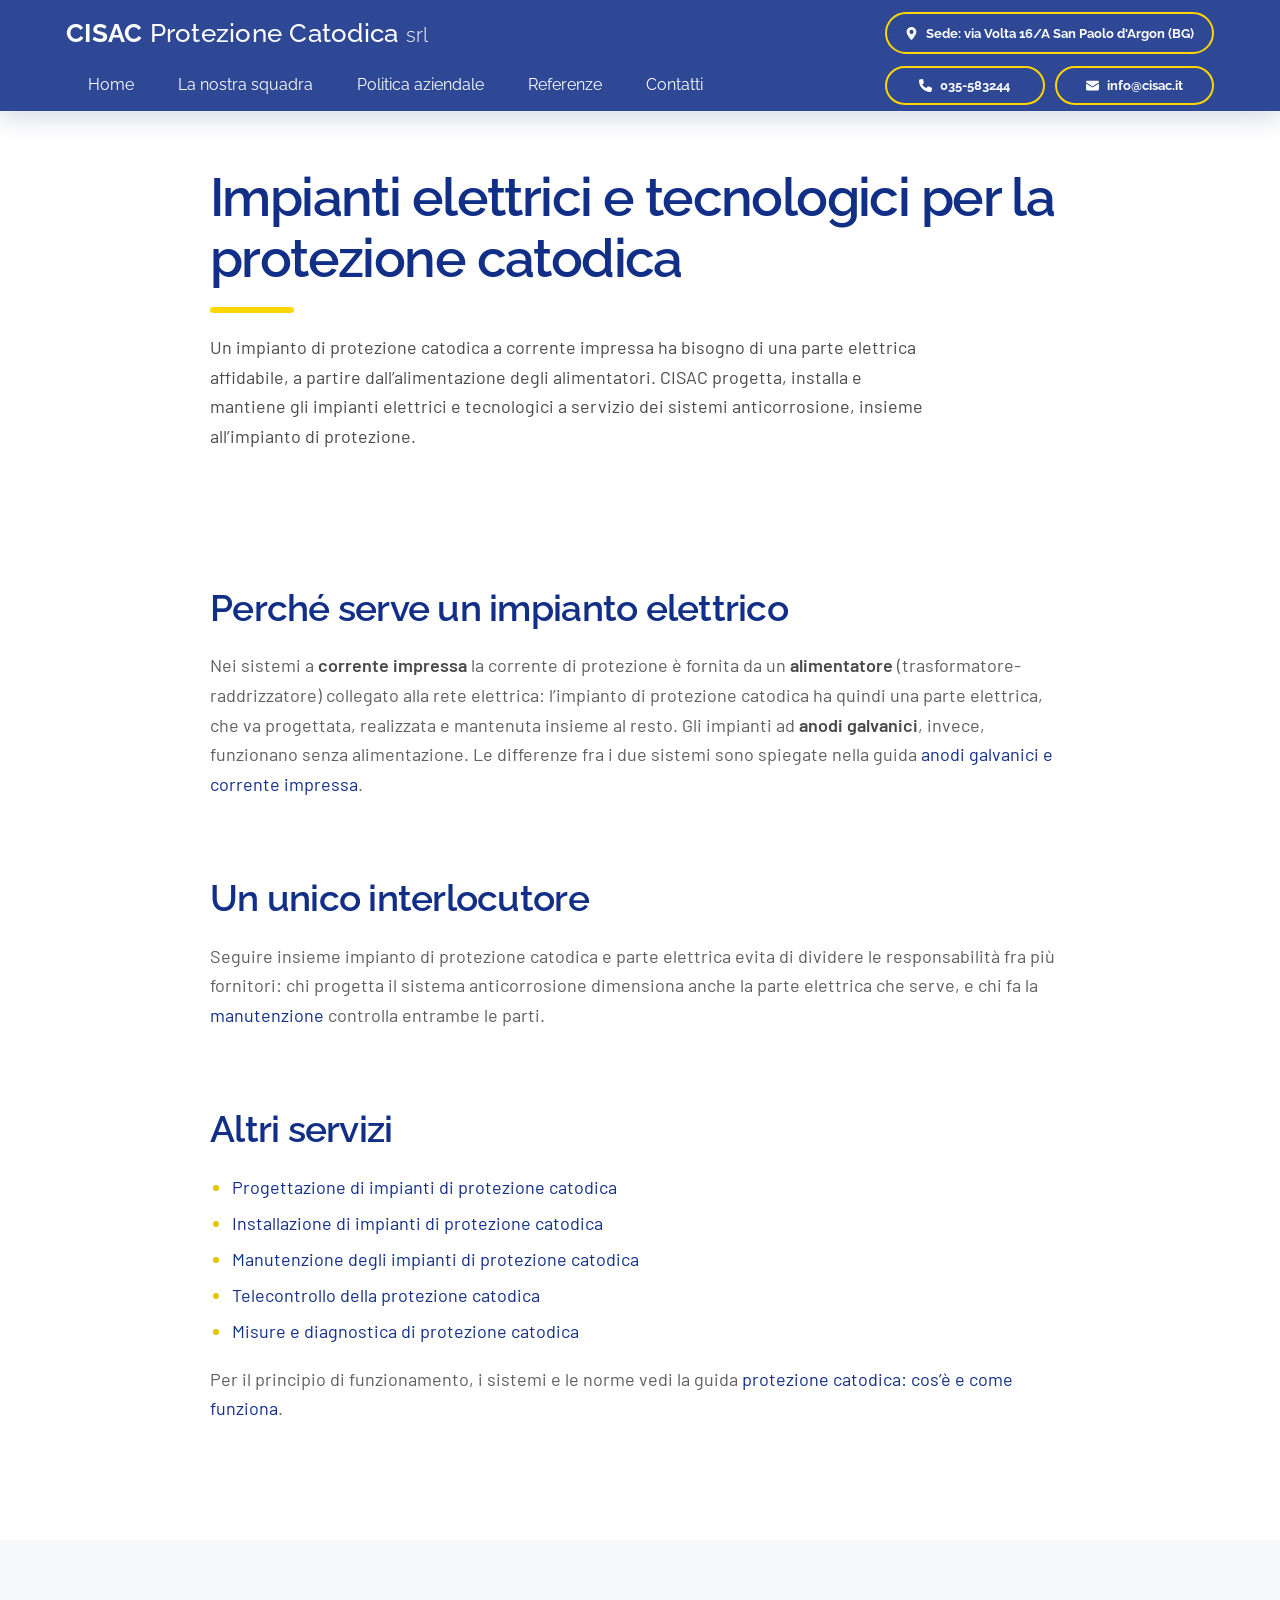
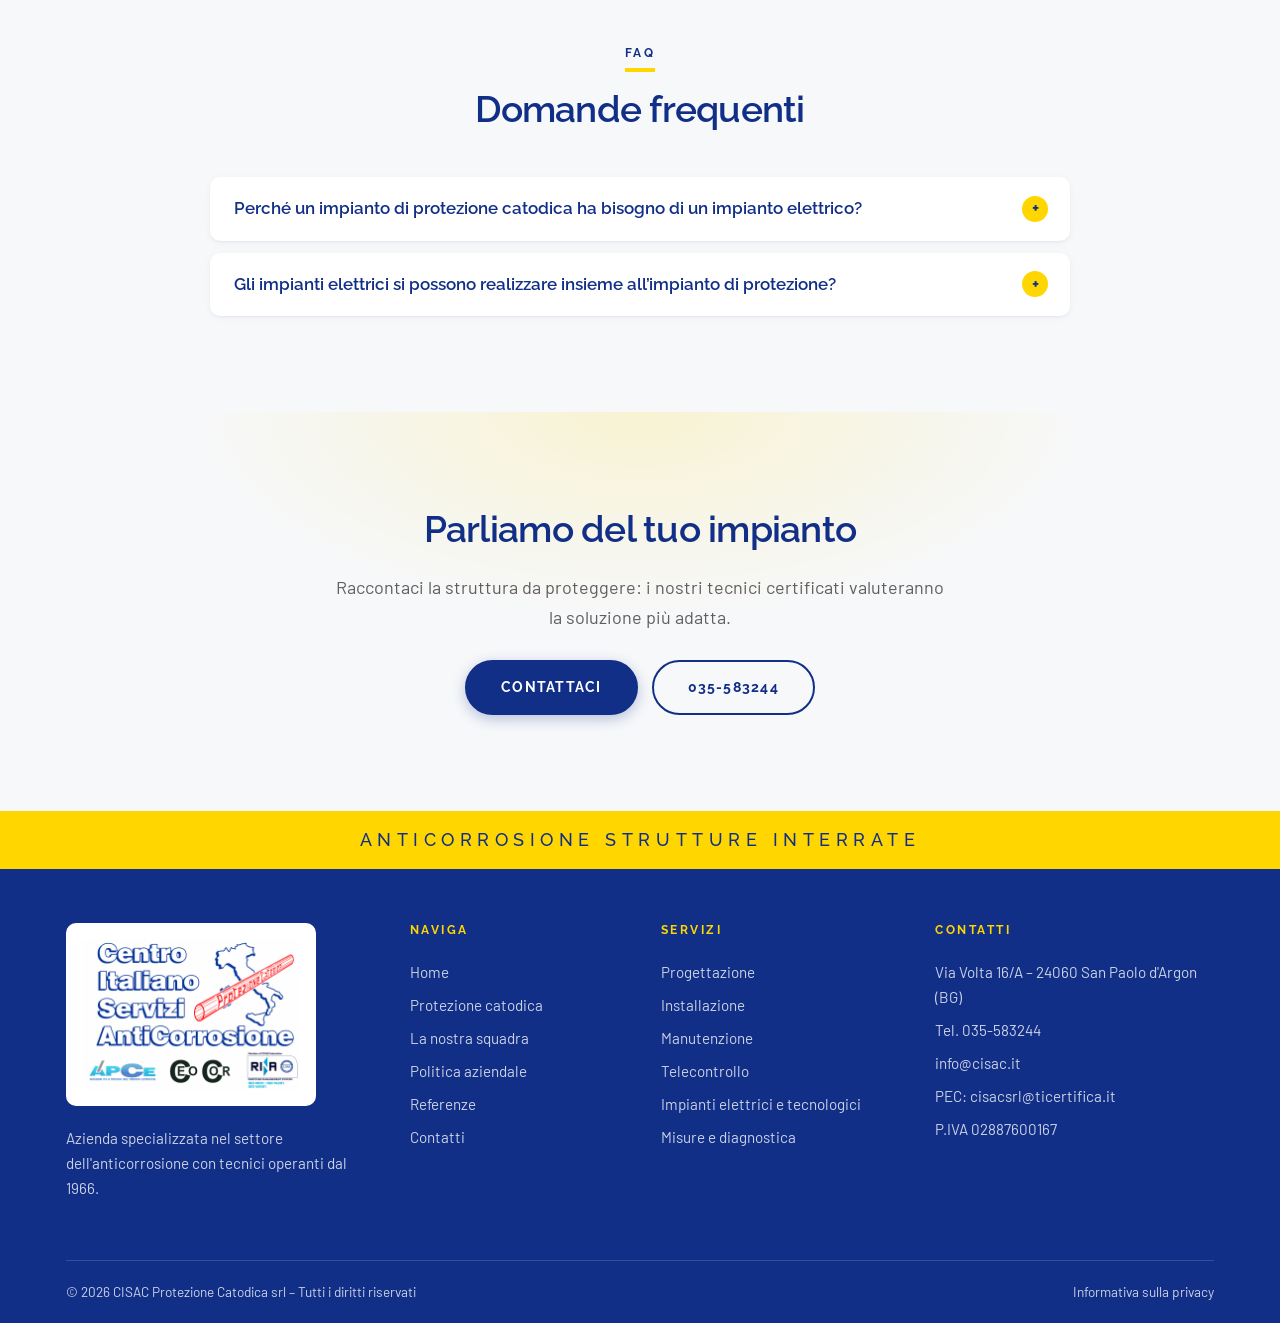
<file: impianti-elettrici-protezione-catodica.html>
<!DOCTYPE html>
<html lang="it">
<head>
<meta charset="utf-8">
<meta name="viewport" content="width=device-width, initial-scale=1">
<title>CISAC – Impianti elettrici e tecnologici per la protezione catodica</title>
<meta name="description" content="Progettazione, installazione e manutenzione di impianti elettrici e tecnologici a servizio dei sistemi di protezione catodica e anticorrosione.">
<link rel="canonical" href="https://www.cisac.it/impianti-elettrici-protezione-catodica.html">
<!-- Open Graph / anteprime social -->
<meta property="og:type" content="website">
<meta property="og:locale" content="it_IT">
<meta property="og:site_name" content="CISAC Protezione Catodica srl">
<meta property="og:title" content="CISAC – Impianti elettrici e tecnologici per la protezione catodica">
<meta property="og:description" content="Progettazione, installazione e manutenzione di impianti elettrici e tecnologici a servizio dei sistemi di protezione catodica e anticorrosione.">
<meta property="og:url" content="https://www.cisac.it/impianti-elettrici-protezione-catodica.html">
<meta property="og:image" content="https://www.cisac.it/images/og-cisac.jpg">
<meta property="og:image:width" content="1200">
<meta property="og:image:height" content="630">
<meta property="og:image:alt" content="CISAC Protezione Catodica srl – anticorrosione strutture interrate dal 1966">
<meta name="twitter:card" content="summary_large_image">
<link rel="icon" href="favicon.ico" sizes="any">
<link rel="icon" type="image/png" sizes="32x32" href="images/favicon-32.png">
<link rel="icon" type="image/png" sizes="16x16" href="images/favicon-16.png">
<link rel="apple-touch-icon" href="images/apple-touch-icon.png">
<link rel="preconnect" href="https://fonts.googleapis.com">
<link rel="preconnect" href="https://fonts.gstatic.com" crossorigin>
<link href="https://fonts.googleapis.com/css2?family=Raleway:wght@300;400;500;600;700&family=Barlow:wght@300;400;500;600&display=swap" rel="stylesheet">
<link rel="stylesheet" href="css/style.css">
	<noscript><style>.reveal{opacity:1!important;transform:none!important}</style></noscript>
<script type="application/ld+json">
{
  "@context": "https://schema.org",
  "@graph": [
    {
      "@type": "WebSite",
      "@id": "https://www.cisac.it/#sito",
      "url": "https://www.cisac.it/",
      "name": "CISAC Protezione Catodica srl",
      "inLanguage": "it-IT",
      "publisher": {
        "@id": "https://www.cisac.it/#organizzazione"
      }
    },
    {
      "@type": "WebPage",
      "@id": "https://www.cisac.it/impianti-elettrici-protezione-catodica.html#pagina",
      "url": "https://www.cisac.it/impianti-elettrici-protezione-catodica.html",
      "name": "CISAC – Impianti elettrici e tecnologici per la protezione catodica",
      "description": "Progettazione, installazione e manutenzione di impianti elettrici e tecnologici a servizio dei sistemi di protezione catodica e anticorrosione.",
      "isPartOf": {
        "@id": "https://www.cisac.it/#sito"
      },
      "about": {
        "@id": "https://www.cisac.it/#organizzazione"
      },
      "inLanguage": "it-IT",
      "dateModified": "2026-10-18",
      "breadcrumb": {
        "@id": "https://www.cisac.it/impianti-elettrici-protezione-catodica.html#briciole"
      }
    },
    {
      "@type": "BreadcrumbList",
      "@id": "https://www.cisac.it/impianti-elettrici-protezione-catodica.html#briciole",
      "itemListElement": [
        {
          "@type": "ListItem",
          "position": 1,
          "name": "Home",
          "item": "https://www.cisac.it/"
        },
        {
          "@type": "ListItem",
          "position": 2,
          "name": "Impianti elettrici e tecnologici",
          "item": "https://www.cisac.it/impianti-elettrici-protezione-catodica.html"
        }
      ]
    },
    {
      "@type": "Service",
      "@id": "https://www.cisac.it/impianti-elettrici-protezione-catodica.html#servizio",
      "name": "Impianti elettrici e tecnologici per la protezione catodica",
      "serviceType": "Impianti elettrici e tecnologici per sistemi anticorrosione",
      "description": "Un impianto di protezione catodica a corrente impressa ha bisogno di una parte elettrica affidabile, a partire dall’alimentazione degli alimentatori. CISAC progetta, installa e mantiene gli impianti elettrici e tecnologici a servizio dei sistemi anticorrosione, insieme all’impianto di protezione.",
      "provider": {
        "@id": "https://www.cisac.it/#organizzazione"
      },
      "areaServed": {
        "@type": "Country",
        "name": "Italia"
      },
      "url": "https://www.cisac.it/impianti-elettrici-protezione-catodica.html",
      "category": "Protezione catodica",
      "about": {
        "@type": "Thing",
        "name": "Protezione catodica",
        "sameAs": [
          "https://www.wikidata.org/wiki/Q15152527",
          "https://it.wikipedia.org/wiki/Protezione_catodica",
          "https://en.wikipedia.org/wiki/Cathodic_protection"
        ]
      },
      "mainEntityOfPage": {
        "@id": "https://www.cisac.it/impianti-elettrici-protezione-catodica.html#pagina"
      }
    },
    {
      "@type": "FAQPage",
      "@id": "https://www.cisac.it/impianti-elettrici-protezione-catodica.html#faq",
      "inLanguage": "it-IT",
      "isPartOf": {
        "@id": "https://www.cisac.it/impianti-elettrici-protezione-catodica.html#pagina"
      },
      "mainEntity": [
        {
          "@type": "Question",
          "name": "Perché un impianto di protezione catodica ha bisogno di un impianto elettrico?",
          "acceptedAnswer": {
            "@type": "Answer",
            "text": "I sistemi a corrente impressa usano un alimentatore collegato alla rete elettrica, che fornisce la corrente di protezione. Gli impianti ad anodi galvanici, invece, non richiedono alimentazione."
          }
        },
        {
          "@type": "Question",
          "name": "Gli impianti elettrici si possono realizzare insieme all’impianto di protezione?",
          "acceptedAnswer": {
            "@type": "Answer",
            "text": "Sì: progettazione, installazione e manutenzione della parte elettrica possono essere seguite insieme all’impianto di protezione catodica, con un unico interlocutore."
          }
        }
      ]
    }
  ]
}
</script>
</head>
<body>

<header class="site-header">
	<div class="wrap">
		<div class="header-top">
			<a class="brand" href="index.html">
				<span class="brand-name"><b>CISAC</b> Protezione Catodica <span>srl</span></span>
			</a>
			<a class="pill" href="https://www.google.com/maps/search/?api=1&amp;query=CISAC+Protezione+Catodica+srl%2C+Via+Volta+16%2FA%2C+San+Paolo+d%27Argon" target="_blank" rel="noopener">
				<svg viewBox="0 0 384 512" aria-hidden="true"><path d="M192 0C86 0 0 86 0 192c0 87 122 243 168 300a30 30 0 0 0 48 0c46-57 168-213 168-300C384 86 298 0 192 0zm0 272a80 80 0 1 1 0-160 80 80 0 0 1 0 160z"/></svg> Sede: via Volta 16/A San Paolo d'Argon (BG)
			</a>
			<button class="hamburger" aria-label="Apri il menu" aria-expanded="false">
				<span></span><span></span><span></span>
			</button>
		</div>

		<div class="header-bottom">
			<nav class="main-nav" aria-label="Navigazione principale">
				<ul>
					<li><a href="index.html">Home</a></li>
					<li><a href="squadra.html">La nostra squadra</a></li>
					<li><a href="politica.html">Politica aziendale</a></li>
					<li><a href="referenze.html">Referenze</a></li>
					<li><a href="contatti.html">Contatti</a></li>
				</ul>
			</nav>
			<div class="header-contacts">
				<a class="pill" href="tel:035583244"><svg viewBox="0 0 512 512" aria-hidden="true"><path d="M164 24c-8-19-29-29-49-24L28 22A40 40 0 0 0 0 60c0 249 202 452 452 452 18 0 34-12 38-29l22-96c5-20-5-41-24-49l-104-45c-17-7-36-2-48 12l-44 53A343 343 0 0 1 121 220l53-44c14-12 19-31 12-48L164 24z"/></svg> 035-583244</a>
				<a class="pill" href="mailto:info@cisac.it"><svg viewBox="0 0 512 512" aria-hidden="true"><path d="M48 64h416c26 0 48 22 48 48v16L256 292 0 128v-16c0-26 22-48 48-48zM0 176l236 151c12 8 28 8 40 0l236-151v224c0 26-22 48-48 48H48c-26 0-48-22-48-48V176z"/></svg> info@cisac.it</a>
			</div>
		</div>
	</div>
</header>

<nav class="mobile-nav" aria-label="Navigazione mobile">
	<ul>
		<li><a href="index.html">Home</a></li>
		<li><a href="protezione-catodica.html">Protezione catodica</a></li>
		<li><a href="squadra.html">La nostra squadra</a></li>
		<li><a href="politica.html">Politica aziendale</a></li>
		<li><a href="referenze.html">Referenze</a></li>
		<li><a href="contatti.html">Contatti</a></li>
	</ul>
	<div class="mobile-contacts">
		<a class="pill" href="tel:035583244"><svg viewBox="0 0 512 512" aria-hidden="true"><path d="M164 24c-8-19-29-29-49-24L28 22A40 40 0 0 0 0 60c0 249 202 452 452 452 18 0 34-12 38-29l22-96c5-20-5-41-24-49l-104-45c-17-7-36-2-48 12l-44 53A343 343 0 0 1 121 220l53-44c14-12 19-31 12-48L164 24z"/></svg> 035-583244</a>
		<a class="pill" href="mailto:info@cisac.it"><svg viewBox="0 0 512 512" aria-hidden="true"><path d="M48 64h416c26 0 48 22 48 48v16L256 292 0 128v-16c0-26 22-48 48-48zM0 176l236 151c12 8 28 8 40 0l236-151v224c0 26-22 48-48 48H48c-26 0-48-22-48-48V176z"/></svg> info@cisac.it</a>
	</div>
</nav>

<main>

<section class="page-hero narrow">
	<div class="wrap">
		<h1>Impianti elettrici e tecnologici per la protezione catodica</h1>
		<p class="lead-answer">Un impianto di protezione catodica a corrente impressa ha bisogno di una parte elettrica affidabile, a partire dall’alimentazione degli alimentatori. CISAC progetta, installa e mantiene gli impianti elettrici e tecnologici a servizio dei sistemi anticorrosione, insieme all’impianto di protezione.</p>
	</div>
</section>

<section>
	<div class="wrap">
		<article class="prose">

			<h2 id="perche-serve-un-impianto-elettrico">Perché serve un impianto elettrico</h2>
			<p>Nei sistemi a <strong>corrente impressa</strong> la corrente di protezione è fornita da un
			<strong>alimentatore</strong> (trasformatore-raddrizzatore) collegato alla rete elettrica: l’impianto di
			protezione catodica ha quindi una parte elettrica, che va progettata, realizzata e mantenuta insieme
			al resto. Gli impianti ad <strong>anodi galvanici</strong>, invece, funzionano senza alimentazione.
			Le differenze fra i due sistemi sono spiegate nella guida
			<a href="protezione-catodica.html#sistemi">anodi galvanici e corrente impressa</a>.</p>

			<h2 id="un-unico-interlocutore">Un unico interlocutore</h2>
			<p>Seguire insieme impianto di protezione catodica e parte elettrica evita di dividere le
			responsabilità fra più fornitori: chi progetta il sistema anticorrosione dimensiona anche la
			parte elettrica che serve, e chi fa la <a href="manutenzione-protezione-catodica.html">
			manutenzione</a> controlla entrambe le parti.</p>

			<h2 id="altri-servizi">Altri servizi</h2>
			<ul class="altri-servizi">
				<li><a href="progettazione-protezione-catodica.html">Progettazione di impianti di protezione catodica</a></li>
				<li><a href="installazione-protezione-catodica.html">Installazione di impianti di protezione catodica</a></li>
				<li><a href="manutenzione-protezione-catodica.html">Manutenzione degli impianti di protezione catodica</a></li>
				<li><a href="telecontrollo-protezione-catodica.html">Telecontrollo della protezione catodica</a></li>
				<li><a href="misure-protezione-catodica.html">Misure e diagnostica di protezione catodica</a></li>
			</ul>
			<p>Per il principio di funzionamento, i sistemi e le norme vedi la guida <a href="protezione-catodica.html">protezione catodica: cos’è e come funziona</a>.</p>

		</article>
	</div>
</section>

<section class="sec-gray" id="faq">
	<div class="wrap">
		<div class="sec-head center reveal">
			<span class="kicker">FAQ</span>
			<h2>Domande frequenti</h2>
		</div>
		<!-- FAQ:INIZIO – lo schema FAQPage è generato da questo markup (_strumenti/geo_build.py) -->
		<div class="faq">
			<details class="reveal">
				<summary>Perché un impianto di protezione catodica ha bisogno di un impianto elettrico?</summary>
				<div><p>I sistemi a corrente impressa usano un alimentatore collegato alla rete elettrica, che fornisce la corrente di protezione. Gli impianti ad anodi galvanici, invece, non richiedono alimentazione.</p></div>
			</details>
			<details class="reveal">
				<summary>Gli impianti elettrici si possono realizzare insieme all’impianto di protezione?</summary>
				<div><p>Sì: progettazione, installazione e manutenzione della parte elettrica possono essere seguite insieme all’impianto di protezione catodica, con un unico interlocutore.</p></div>
			</details>
		</div>
		<!-- FAQ:FINE -->
	</div>
</section>

<section class="cta-banner">
	<div class="wrap">
		<h2>Parliamo del tuo impianto</h2>
		<p>Raccontaci la struttura da proteggere: i nostri tecnici certificati valuteranno la soluzione più adatta.</p>
		<div class="cta-actions">
			<a href="contatti.html" class="btn btn-navy">Contattaci</a>
			<a href="tel:035583244" class="btn btn-outline">035-583244</a>
		</div>
	</div>
</section>

</main>

<div class="footer-strip">Anticorrosione strutture interrate</div>

<footer class="site-footer">
	<div class="wrap">
		<div class="footer-grid">
			<div>
				<div class="footer-logo"><img src="images/logo-cisac.png" width="880" height="608" alt="CISAC Protezione Catodica srl"></div>
				<p>Azienda specializzata nel settore dell'anticorrosione con tecnici operanti dal 1966.</p>
			</div>
			<div>
				<h4>Naviga</h4>
				<ul>
					<li><a href="index.html">Home</a></li>
					<li><a href="protezione-catodica.html">Protezione catodica</a></li>
					<li><a href="squadra.html">La nostra squadra</a></li>
					<li><a href="politica.html">Politica aziendale</a></li>
					<li><a href="referenze.html">Referenze</a></li>
					<li><a href="contatti.html">Contatti</a></li>
				</ul>
			</div>
			<div>
				<h4>Servizi</h4>
				<ul>
					<li><a href="progettazione-protezione-catodica.html">Progettazione</a></li>
					<li><a href="installazione-protezione-catodica.html">Installazione</a></li>
					<li><a href="manutenzione-protezione-catodica.html">Manutenzione</a></li>
					<li><a href="telecontrollo-protezione-catodica.html">Telecontrollo</a></li>
					<li><a href="impianti-elettrici-protezione-catodica.html">Impianti elettrici e tecnologici</a></li>
					<li><a href="misure-protezione-catodica.html">Misure e diagnostica</a></li>
				</ul>
			</div>
			<div>
				<h4>Contatti</h4>
				<ul>
					<li>Via Volta 16/A – 24060 San Paolo d'Argon (BG)</li>
					<li>Tel. <a href="tel:035583244">035-583244</a></li>
					<li><a href="mailto:info@cisac.it">info@cisac.it</a></li>
					<li>PEC: <a href="mailto:cisacsrl@ticertifica.it">cisacsrl@ticertifica.it</a></li>
					<li>P.IVA 02887600167</li>
				</ul>
			</div>
		</div>
		<div class="footer-bottom">
			<span>© <span id="year">2026</span> CISAC Protezione Catodica srl – Tutti i diritti riservati</span>
			<a href="https://www.iubenda.com/privacy-policy/50228978" target="_blank" rel="noopener">Informativa sulla privacy</a>
		</div>
	</div>
</footer>

<script src="js/main.js"></script>
</body>
</html>
</file>
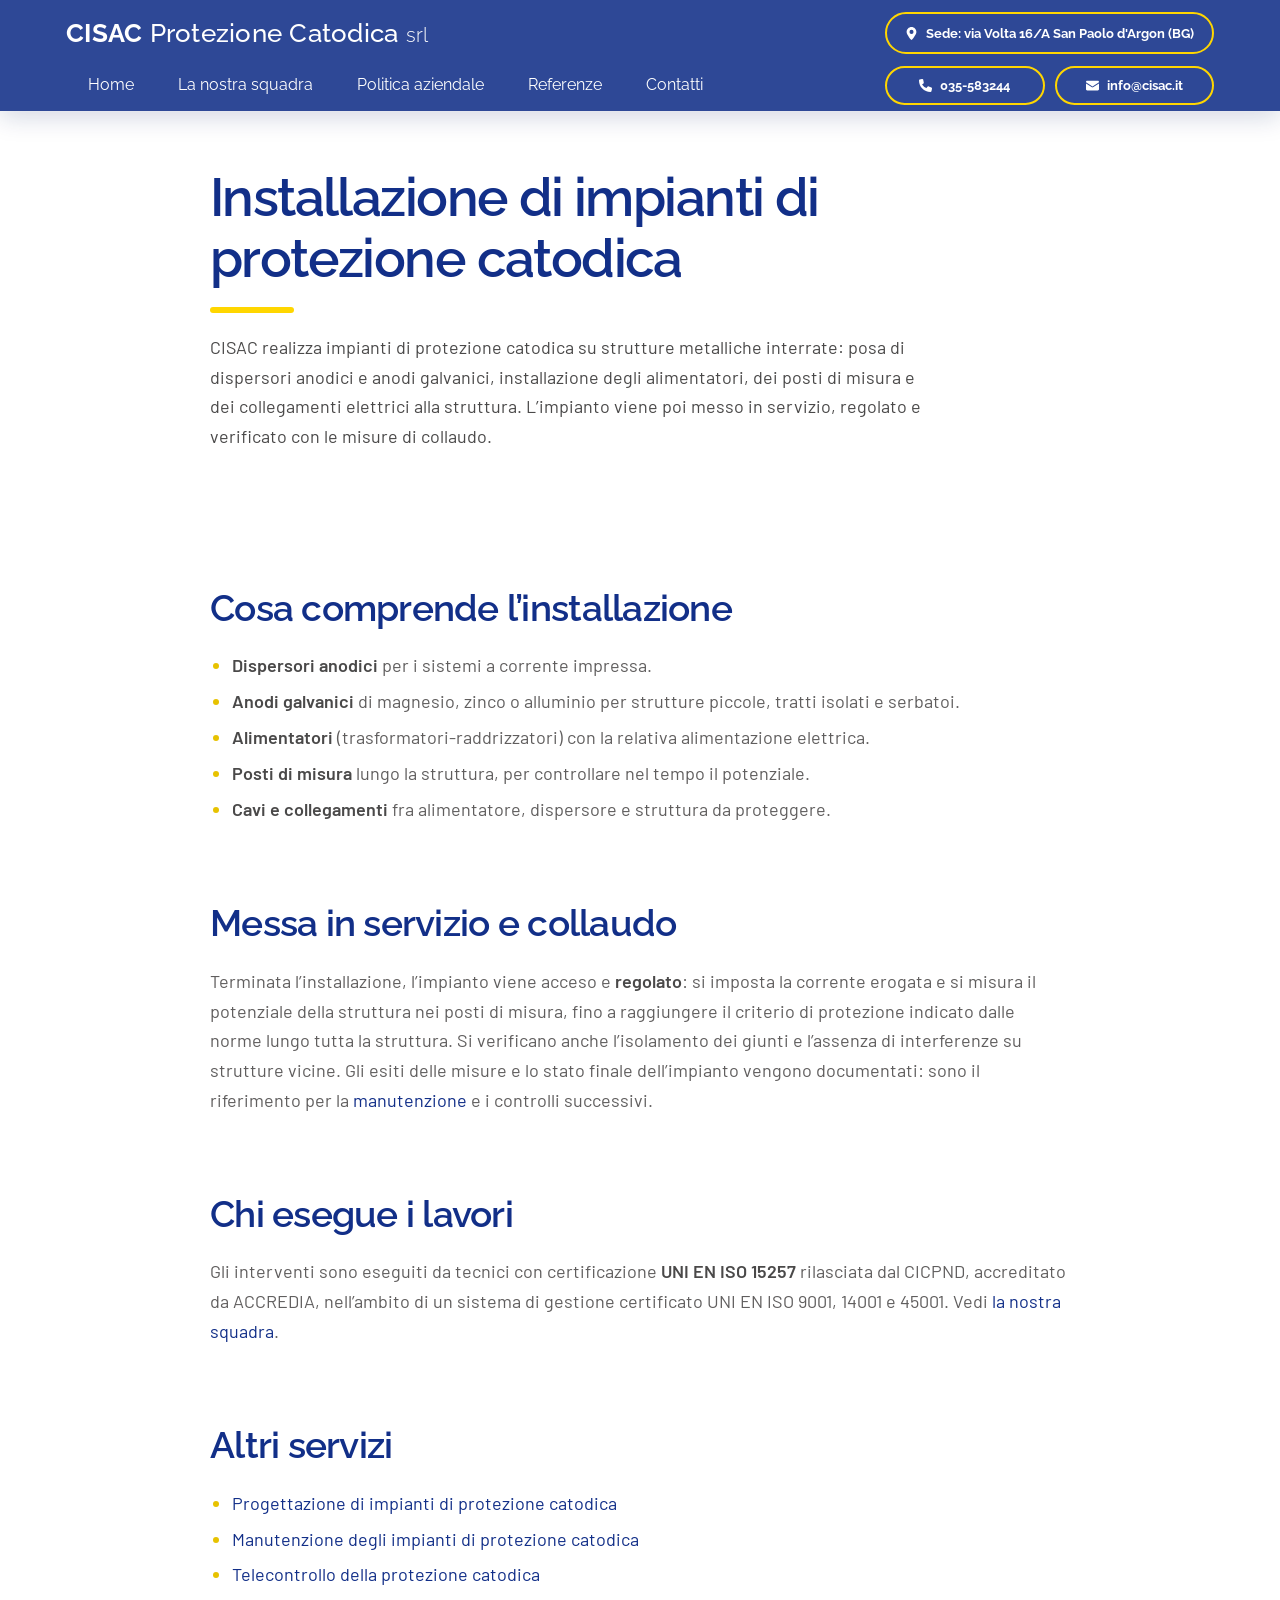
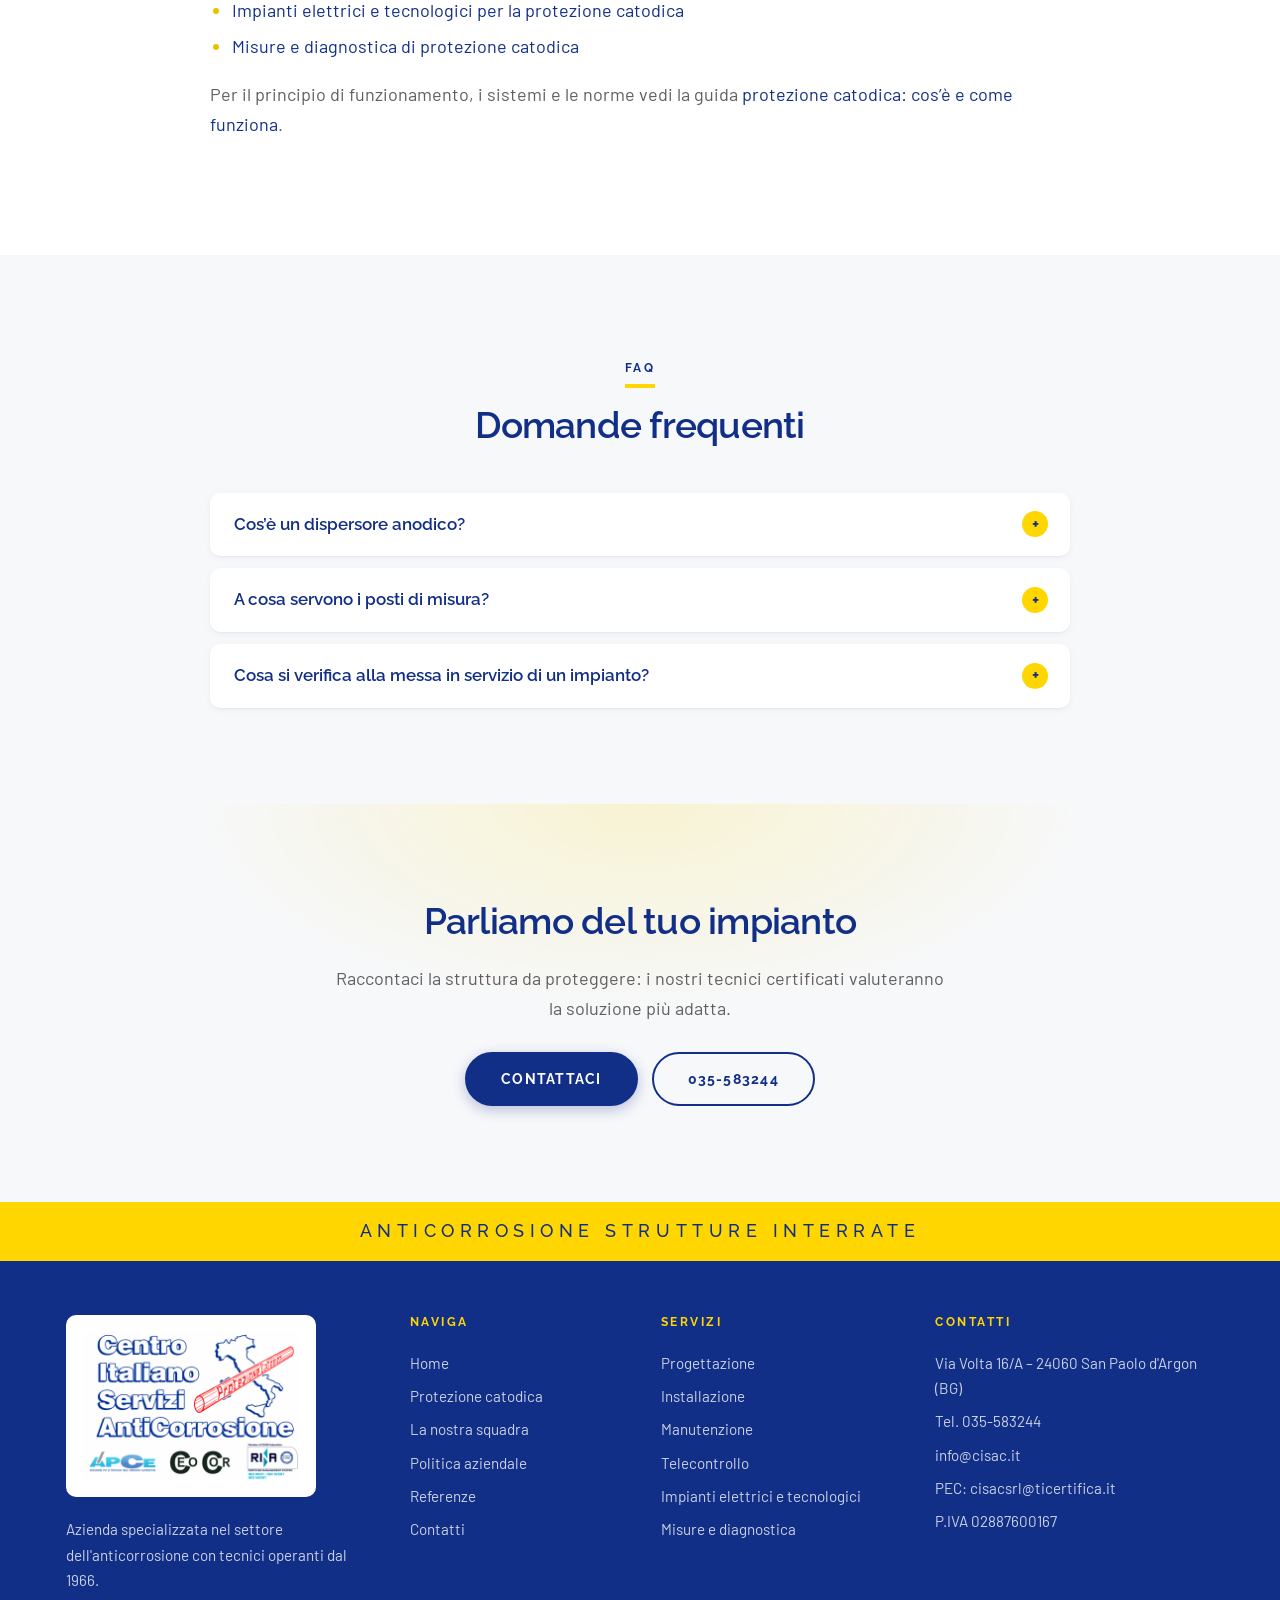
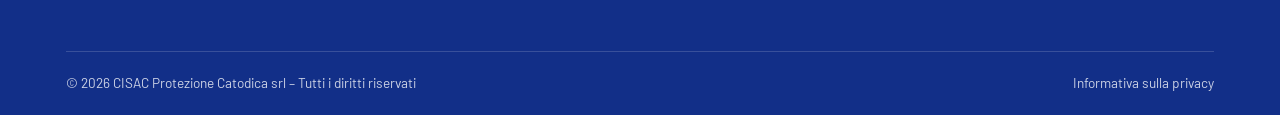
<file: installazione-protezione-catodica.html>
<!DOCTYPE html>
<html lang="it">
<head>
<meta charset="utf-8">
<meta name="viewport" content="width=device-width, initial-scale=1">
<title>CISAC – Installazione impianti di protezione catodica</title>
<meta name="description" content="Installazione di impianti di protezione catodica: alimentatori, dispersori, anodi galvanici e posti di misura, con messa in servizio e misure di collaudo.">
<link rel="canonical" href="https://www.cisac.it/installazione-protezione-catodica.html">
<!-- Open Graph / anteprime social -->
<meta property="og:type" content="website">
<meta property="og:locale" content="it_IT">
<meta property="og:site_name" content="CISAC Protezione Catodica srl">
<meta property="og:title" content="CISAC – Installazione impianti di protezione catodica">
<meta property="og:description" content="Installazione di impianti di protezione catodica: alimentatori, dispersori, anodi galvanici e posti di misura, con messa in servizio e misure di collaudo.">
<meta property="og:url" content="https://www.cisac.it/installazione-protezione-catodica.html">
<meta property="og:image" content="https://www.cisac.it/images/og-cisac.jpg">
<meta property="og:image:width" content="1200">
<meta property="og:image:height" content="630">
<meta property="og:image:alt" content="CISAC Protezione Catodica srl – anticorrosione strutture interrate dal 1966">
<meta name="twitter:card" content="summary_large_image">
<link rel="icon" href="favicon.ico" sizes="any">
<link rel="icon" type="image/png" sizes="32x32" href="images/favicon-32.png">
<link rel="icon" type="image/png" sizes="16x16" href="images/favicon-16.png">
<link rel="apple-touch-icon" href="images/apple-touch-icon.png">
<link rel="preconnect" href="https://fonts.googleapis.com">
<link rel="preconnect" href="https://fonts.gstatic.com" crossorigin>
<link href="https://fonts.googleapis.com/css2?family=Raleway:wght@300;400;500;600;700&family=Barlow:wght@300;400;500;600&display=swap" rel="stylesheet">
<link rel="stylesheet" href="css/style.css">
	<noscript><style>.reveal{opacity:1!important;transform:none!important}</style></noscript>
<script type="application/ld+json">
{
  "@context": "https://schema.org",
  "@graph": [
    {
      "@type": "WebSite",
      "@id": "https://www.cisac.it/#sito",
      "url": "https://www.cisac.it/",
      "name": "CISAC Protezione Catodica srl",
      "inLanguage": "it-IT",
      "publisher": {
        "@id": "https://www.cisac.it/#organizzazione"
      }
    },
    {
      "@type": "WebPage",
      "@id": "https://www.cisac.it/installazione-protezione-catodica.html#pagina",
      "url": "https://www.cisac.it/installazione-protezione-catodica.html",
      "name": "CISAC – Installazione impianti di protezione catodica",
      "description": "Installazione di impianti di protezione catodica: alimentatori, dispersori, anodi galvanici e posti di misura, con messa in servizio e misure di collaudo.",
      "isPartOf": {
        "@id": "https://www.cisac.it/#sito"
      },
      "about": {
        "@id": "https://www.cisac.it/#organizzazione"
      },
      "inLanguage": "it-IT",
      "dateModified": "2026-10-18",
      "breadcrumb": {
        "@id": "https://www.cisac.it/installazione-protezione-catodica.html#briciole"
      }
    },
    {
      "@type": "BreadcrumbList",
      "@id": "https://www.cisac.it/installazione-protezione-catodica.html#briciole",
      "itemListElement": [
        {
          "@type": "ListItem",
          "position": 1,
          "name": "Home",
          "item": "https://www.cisac.it/"
        },
        {
          "@type": "ListItem",
          "position": 2,
          "name": "Installazione",
          "item": "https://www.cisac.it/installazione-protezione-catodica.html"
        }
      ]
    },
    {
      "@type": "Service",
      "@id": "https://www.cisac.it/installazione-protezione-catodica.html#servizio",
      "name": "Installazione di impianti di protezione catodica",
      "serviceType": "Installazione di impianti di protezione catodica",
      "description": "CISAC realizza impianti di protezione catodica su strutture metalliche interrate: posa di dispersori anodici e anodi galvanici, installazione degli alimentatori, dei posti di misura e dei collegamenti elettrici alla struttura. L’impianto viene poi messo in servizio, regolato e verificato con le misure di collaudo.",
      "provider": {
        "@id": "https://www.cisac.it/#organizzazione"
      },
      "areaServed": {
        "@type": "Country",
        "name": "Italia"
      },
      "url": "https://www.cisac.it/installazione-protezione-catodica.html",
      "category": "Protezione catodica",
      "about": {
        "@type": "Thing",
        "name": "Protezione catodica",
        "sameAs": [
          "https://www.wikidata.org/wiki/Q15152527",
          "https://it.wikipedia.org/wiki/Protezione_catodica",
          "https://en.wikipedia.org/wiki/Cathodic_protection"
        ]
      },
      "mainEntityOfPage": {
        "@id": "https://www.cisac.it/installazione-protezione-catodica.html#pagina"
      }
    },
    {
      "@type": "FAQPage",
      "@id": "https://www.cisac.it/installazione-protezione-catodica.html#faq",
      "inLanguage": "it-IT",
      "isPartOf": {
        "@id": "https://www.cisac.it/installazione-protezione-catodica.html#pagina"
      },
      "mainEntity": [
        {
          "@type": "Question",
          "name": "Cos’è un dispersore anodico?",
          "acceptedAnswer": {
            "@type": "Answer",
            "text": "È l’elettrodo interrato da cui la corrente di protezione esce verso il terreno nei sistemi a corrente impressa. È realizzato con materiali poco consumabili, così da durare a lungo mentre eroga corrente."
          }
        },
        {
          "@type": "Question",
          "name": "A cosa servono i posti di misura?",
          "acceptedAnswer": {
            "@type": "Answer",
            "text": "Sono punti di accesso alla struttura interrata, distribuiti lungo il tracciato, in cui si misura il potenziale rispetto al terreno con un elettrodo di riferimento. Servono al collaudo e a tutti i controlli successivi dell’impianto."
          }
        },
        {
          "@type": "Question",
          "name": "Cosa si verifica alla messa in servizio di un impianto?",
          "acceptedAnswer": {
            "@type": "Answer",
            "text": "Che la corrente erogata porti il potenziale della struttura al criterio di protezione in tutti i posti di misura, che i giunti isolanti siano efficaci e che l’impianto non disturbi strutture vicine. I risultati vengono documentati come riferimento per i controlli."
          }
        }
      ]
    }
  ]
}
</script>
</head>
<body>

<header class="site-header">
	<div class="wrap">
		<div class="header-top">
			<a class="brand" href="index.html">
				<span class="brand-name"><b>CISAC</b> Protezione Catodica <span>srl</span></span>
			</a>
			<a class="pill" href="https://www.google.com/maps/search/?api=1&amp;query=CISAC+Protezione+Catodica+srl%2C+Via+Volta+16%2FA%2C+San+Paolo+d%27Argon" target="_blank" rel="noopener">
				<svg viewBox="0 0 384 512" aria-hidden="true"><path d="M192 0C86 0 0 86 0 192c0 87 122 243 168 300a30 30 0 0 0 48 0c46-57 168-213 168-300C384 86 298 0 192 0zm0 272a80 80 0 1 1 0-160 80 80 0 0 1 0 160z"/></svg> Sede: via Volta 16/A San Paolo d'Argon (BG)
			</a>
			<button class="hamburger" aria-label="Apri il menu" aria-expanded="false">
				<span></span><span></span><span></span>
			</button>
		</div>

		<div class="header-bottom">
			<nav class="main-nav" aria-label="Navigazione principale">
				<ul>
					<li><a href="index.html">Home</a></li>
					<li><a href="squadra.html">La nostra squadra</a></li>
					<li><a href="politica.html">Politica aziendale</a></li>
					<li><a href="referenze.html">Referenze</a></li>
					<li><a href="contatti.html">Contatti</a></li>
				</ul>
			</nav>
			<div class="header-contacts">
				<a class="pill" href="tel:035583244"><svg viewBox="0 0 512 512" aria-hidden="true"><path d="M164 24c-8-19-29-29-49-24L28 22A40 40 0 0 0 0 60c0 249 202 452 452 452 18 0 34-12 38-29l22-96c5-20-5-41-24-49l-104-45c-17-7-36-2-48 12l-44 53A343 343 0 0 1 121 220l53-44c14-12 19-31 12-48L164 24z"/></svg> 035-583244</a>
				<a class="pill" href="mailto:info@cisac.it"><svg viewBox="0 0 512 512" aria-hidden="true"><path d="M48 64h416c26 0 48 22 48 48v16L256 292 0 128v-16c0-26 22-48 48-48zM0 176l236 151c12 8 28 8 40 0l236-151v224c0 26-22 48-48 48H48c-26 0-48-22-48-48V176z"/></svg> info@cisac.it</a>
			</div>
		</div>
	</div>
</header>

<nav class="mobile-nav" aria-label="Navigazione mobile">
	<ul>
		<li><a href="index.html">Home</a></li>
		<li><a href="protezione-catodica.html">Protezione catodica</a></li>
		<li><a href="squadra.html">La nostra squadra</a></li>
		<li><a href="politica.html">Politica aziendale</a></li>
		<li><a href="referenze.html">Referenze</a></li>
		<li><a href="contatti.html">Contatti</a></li>
	</ul>
	<div class="mobile-contacts">
		<a class="pill" href="tel:035583244"><svg viewBox="0 0 512 512" aria-hidden="true"><path d="M164 24c-8-19-29-29-49-24L28 22A40 40 0 0 0 0 60c0 249 202 452 452 452 18 0 34-12 38-29l22-96c5-20-5-41-24-49l-104-45c-17-7-36-2-48 12l-44 53A343 343 0 0 1 121 220l53-44c14-12 19-31 12-48L164 24z"/></svg> 035-583244</a>
		<a class="pill" href="mailto:info@cisac.it"><svg viewBox="0 0 512 512" aria-hidden="true"><path d="M48 64h416c26 0 48 22 48 48v16L256 292 0 128v-16c0-26 22-48 48-48zM0 176l236 151c12 8 28 8 40 0l236-151v224c0 26-22 48-48 48H48c-26 0-48-22-48-48V176z"/></svg> info@cisac.it</a>
	</div>
</nav>

<main>

<section class="page-hero narrow">
	<div class="wrap">
		<h1>Installazione di impianti di protezione catodica</h1>
		<p class="lead-answer">CISAC realizza impianti di protezione catodica su strutture metalliche interrate: posa di dispersori anodici e anodi galvanici, installazione degli alimentatori, dei posti di misura e dei collegamenti elettrici alla struttura. L’impianto viene poi messo in servizio, regolato e verificato con le misure di collaudo.</p>
	</div>
</section>

<section>
	<div class="wrap">
		<article class="prose">

			<h2 id="cosa-comprende-linstallazione">Cosa comprende l’installazione</h2>
			<ul>
				<li><strong>Dispersori anodici</strong> per i sistemi a corrente impressa.</li>
				<li><strong>Anodi galvanici</strong> di magnesio, zinco o alluminio per strutture piccole, tratti isolati
				e serbatoi.</li>
				<li><strong>Alimentatori</strong> (trasformatori-raddrizzatori) con la relativa alimentazione elettrica.</li>
				<li><strong>Posti di misura</strong> lungo la struttura, per controllare nel tempo il potenziale.</li>
				<li><strong>Cavi e collegamenti</strong> fra alimentatore, dispersore e struttura da proteggere.</li>
			</ul>

			<h2 id="messa-in-servizio-e-collaudo">Messa in servizio e collaudo</h2>
			<p>Terminata l’installazione, l’impianto viene acceso e <strong>regolato</strong>: si imposta la corrente
			erogata e si misura il potenziale della struttura nei posti di misura, fino a raggiungere il criterio
			di protezione indicato dalle norme lungo tutta la struttura. Si verificano anche l’isolamento dei
			giunti e l’assenza di interferenze su strutture vicine. Gli esiti delle misure e lo stato finale
			dell’impianto vengono documentati: sono il riferimento per la
			<a href="manutenzione-protezione-catodica.html">manutenzione</a> e i controlli successivi.</p>

			<h2 id="chi-esegue-i-lavori">Chi esegue i lavori</h2>
			<p>Gli interventi sono eseguiti da tecnici con certificazione <strong>UNI EN ISO 15257</strong> rilasciata
			dal CICPND, accreditato da ACCREDIA, nell’ambito di un sistema di gestione certificato UNI EN ISO 9001,
			14001 e 45001. Vedi <a href="squadra.html">la nostra squadra</a>.</p>

			<h2 id="altri-servizi">Altri servizi</h2>
			<ul class="altri-servizi">
				<li><a href="progettazione-protezione-catodica.html">Progettazione di impianti di protezione catodica</a></li>
				<li><a href="manutenzione-protezione-catodica.html">Manutenzione degli impianti di protezione catodica</a></li>
				<li><a href="telecontrollo-protezione-catodica.html">Telecontrollo della protezione catodica</a></li>
				<li><a href="impianti-elettrici-protezione-catodica.html">Impianti elettrici e tecnologici per la protezione catodica</a></li>
				<li><a href="misure-protezione-catodica.html">Misure e diagnostica di protezione catodica</a></li>
			</ul>
			<p>Per il principio di funzionamento, i sistemi e le norme vedi la guida <a href="protezione-catodica.html">protezione catodica: cos’è e come funziona</a>.</p>

		</article>
	</div>
</section>

<section class="sec-gray" id="faq">
	<div class="wrap">
		<div class="sec-head center reveal">
			<span class="kicker">FAQ</span>
			<h2>Domande frequenti</h2>
		</div>
		<!-- FAQ:INIZIO – lo schema FAQPage è generato da questo markup (_strumenti/geo_build.py) -->
		<div class="faq">
			<details class="reveal">
				<summary>Cos’è un dispersore anodico?</summary>
				<div><p>È l’elettrodo interrato da cui la corrente di protezione esce verso il terreno nei sistemi a corrente impressa. È realizzato con materiali poco consumabili, così da durare a lungo mentre eroga corrente.</p></div>
			</details>
			<details class="reveal">
				<summary>A cosa servono i posti di misura?</summary>
				<div><p>Sono punti di accesso alla struttura interrata, distribuiti lungo il tracciato, in cui si misura il potenziale rispetto al terreno con un elettrodo di riferimento. Servono al collaudo e a tutti i controlli successivi dell’impianto.</p></div>
			</details>
			<details class="reveal">
				<summary>Cosa si verifica alla messa in servizio di un impianto?</summary>
				<div><p>Che la corrente erogata porti il potenziale della struttura al criterio di protezione in tutti i posti di misura, che i giunti isolanti siano efficaci e che l’impianto non disturbi strutture vicine. I risultati vengono documentati come riferimento per i controlli.</p></div>
			</details>
		</div>
		<!-- FAQ:FINE -->
	</div>
</section>

<section class="cta-banner">
	<div class="wrap">
		<h2>Parliamo del tuo impianto</h2>
		<p>Raccontaci la struttura da proteggere: i nostri tecnici certificati valuteranno la soluzione più adatta.</p>
		<div class="cta-actions">
			<a href="contatti.html" class="btn btn-navy">Contattaci</a>
			<a href="tel:035583244" class="btn btn-outline">035-583244</a>
		</div>
	</div>
</section>

</main>

<div class="footer-strip">Anticorrosione strutture interrate</div>

<footer class="site-footer">
	<div class="wrap">
		<div class="footer-grid">
			<div>
				<div class="footer-logo"><img src="images/logo-cisac.png" width="880" height="608" alt="CISAC Protezione Catodica srl"></div>
				<p>Azienda specializzata nel settore dell'anticorrosione con tecnici operanti dal 1966.</p>
			</div>
			<div>
				<h4>Naviga</h4>
				<ul>
					<li><a href="index.html">Home</a></li>
					<li><a href="protezione-catodica.html">Protezione catodica</a></li>
					<li><a href="squadra.html">La nostra squadra</a></li>
					<li><a href="politica.html">Politica aziendale</a></li>
					<li><a href="referenze.html">Referenze</a></li>
					<li><a href="contatti.html">Contatti</a></li>
				</ul>
			</div>
			<div>
				<h4>Servizi</h4>
				<ul>
					<li><a href="progettazione-protezione-catodica.html">Progettazione</a></li>
					<li><a href="installazione-protezione-catodica.html">Installazione</a></li>
					<li><a href="manutenzione-protezione-catodica.html">Manutenzione</a></li>
					<li><a href="telecontrollo-protezione-catodica.html">Telecontrollo</a></li>
					<li><a href="impianti-elettrici-protezione-catodica.html">Impianti elettrici e tecnologici</a></li>
					<li><a href="misure-protezione-catodica.html">Misure e diagnostica</a></li>
				</ul>
			</div>
			<div>
				<h4>Contatti</h4>
				<ul>
					<li>Via Volta 16/A – 24060 San Paolo d'Argon (BG)</li>
					<li>Tel. <a href="tel:035583244">035-583244</a></li>
					<li><a href="mailto:info@cisac.it">info@cisac.it</a></li>
					<li>PEC: <a href="mailto:cisacsrl@ticertifica.it">cisacsrl@ticertifica.it</a></li>
					<li>P.IVA 02887600167</li>
				</ul>
			</div>
		</div>
		<div class="footer-bottom">
			<span>© <span id="year">2026</span> CISAC Protezione Catodica srl – Tutti i diritti riservati</span>
			<a href="https://www.iubenda.com/privacy-policy/50228978" target="_blank" rel="noopener">Informativa sulla privacy</a>
		</div>
	</div>
</footer>

<script src="js/main.js"></script>
</body>
</html>
</file>
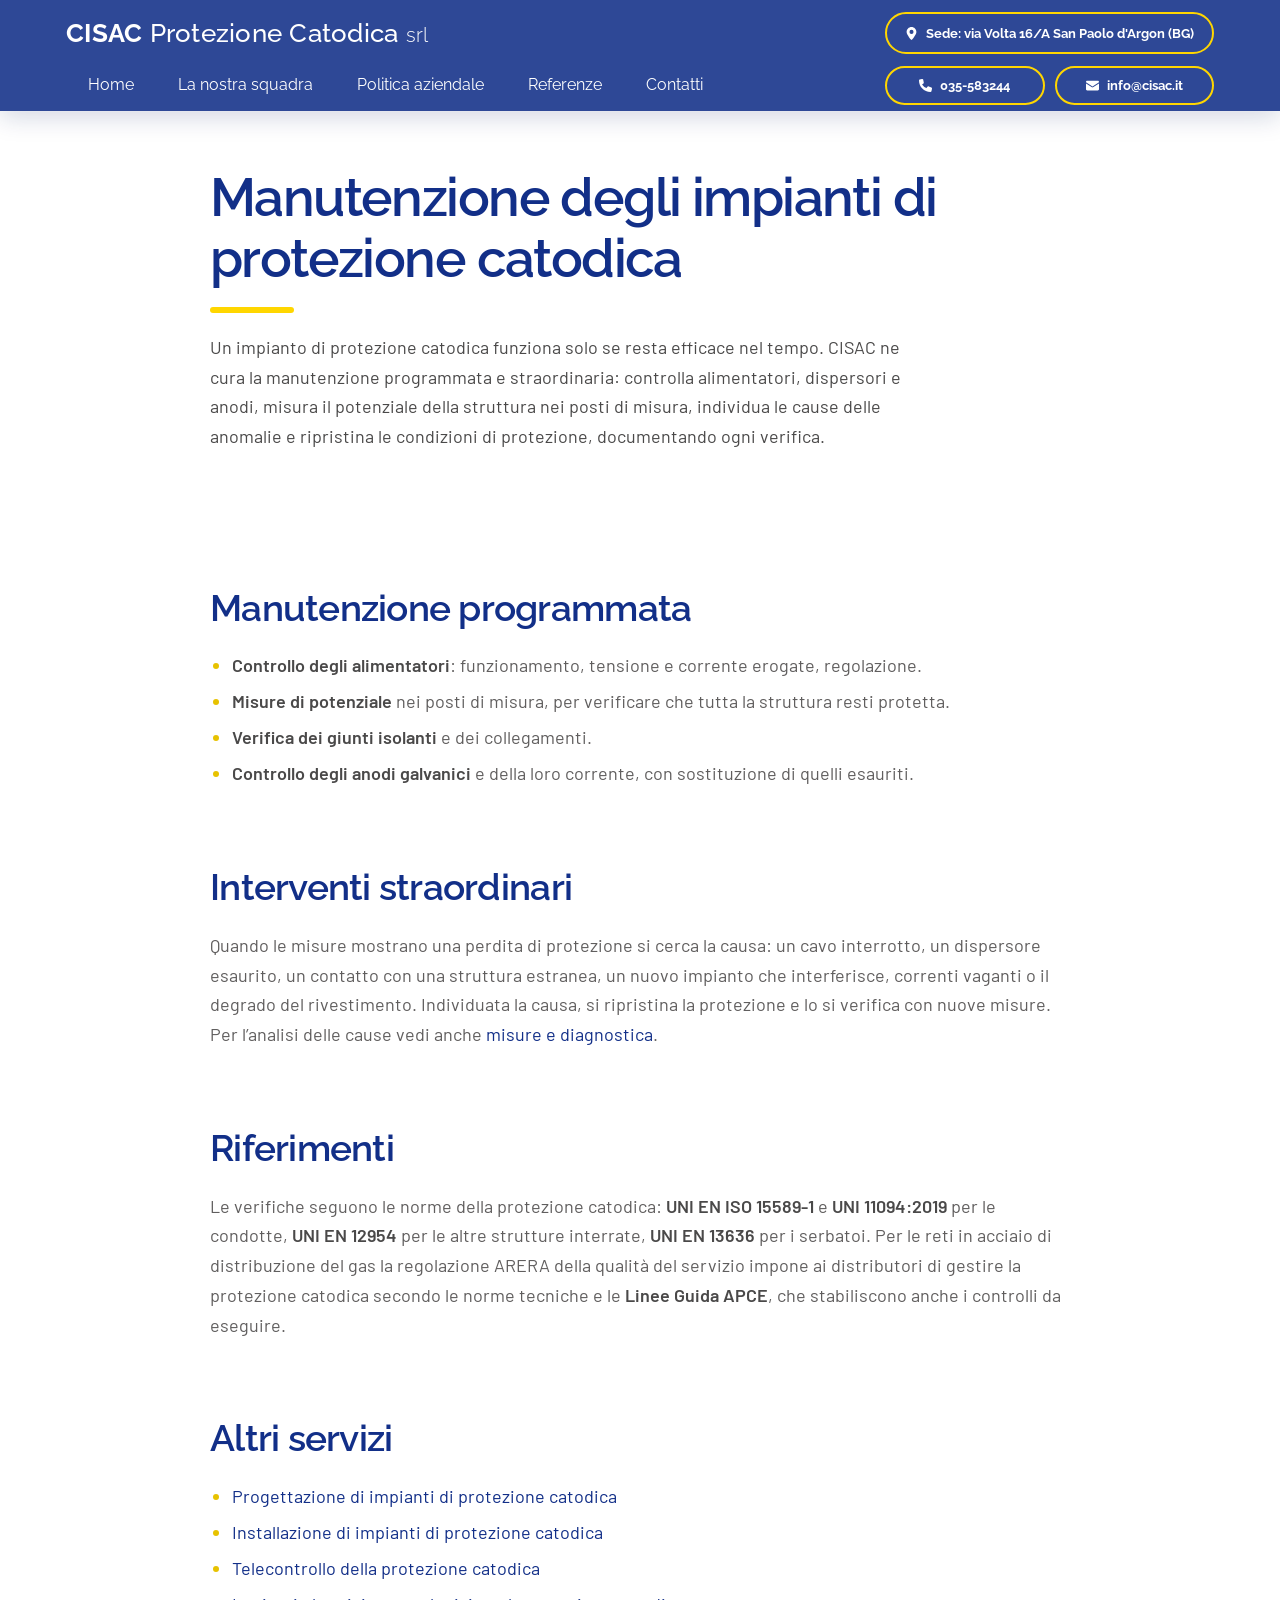
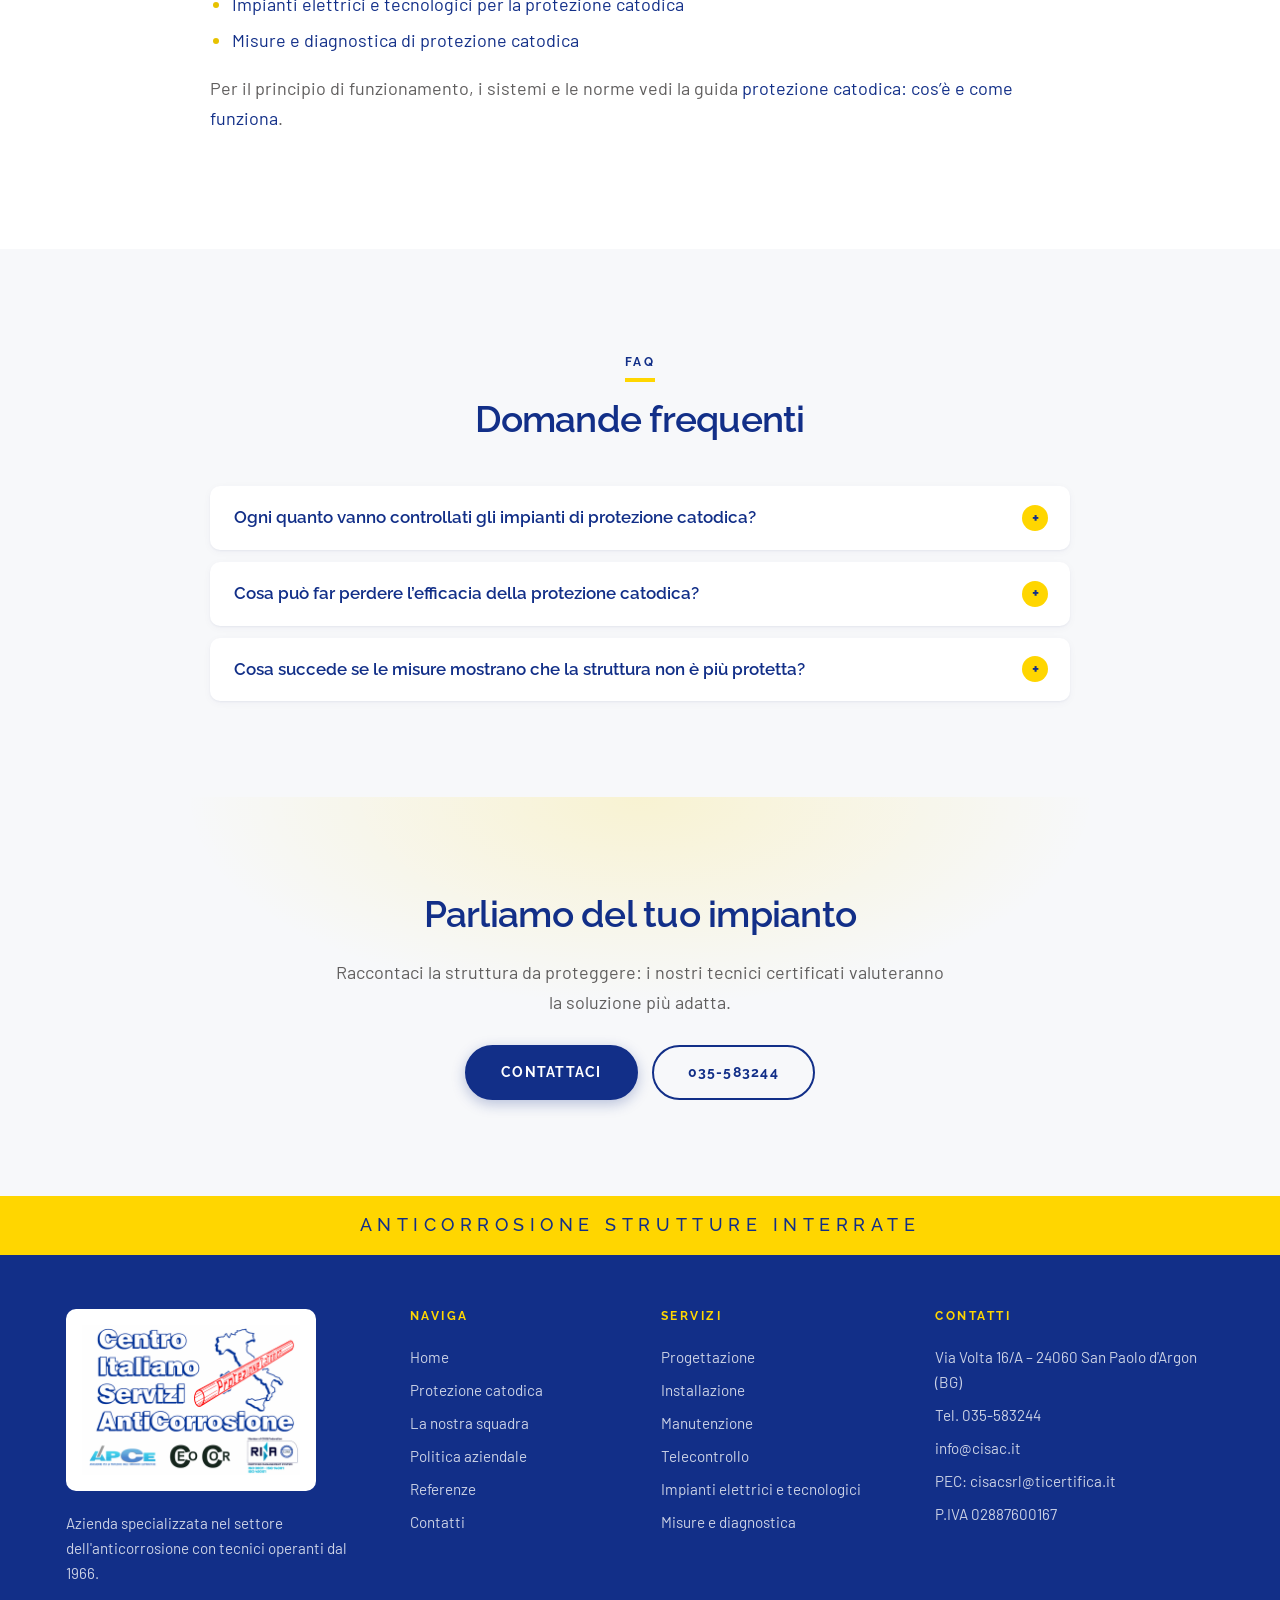
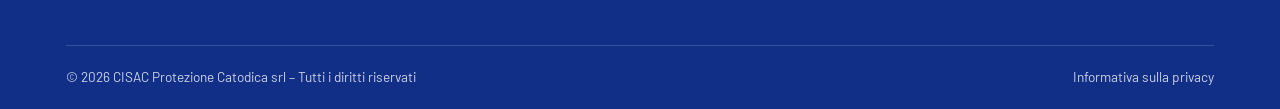
<file: manutenzione-protezione-catodica.html>
<!DOCTYPE html>
<html lang="it">
<head>
<meta charset="utf-8">
<meta name="viewport" content="width=device-width, initial-scale=1">
<title>CISAC – Manutenzione impianti di protezione catodica</title>
<meta name="description" content="Manutenzione programmata e straordinaria di impianti di protezione catodica: controlli periodici, misure di potenziale, ricerca guasti e ripristino.">
<link rel="canonical" href="https://www.cisac.it/manutenzione-protezione-catodica.html">
<!-- Open Graph / anteprime social -->
<meta property="og:type" content="website">
<meta property="og:locale" content="it_IT">
<meta property="og:site_name" content="CISAC Protezione Catodica srl">
<meta property="og:title" content="CISAC – Manutenzione impianti di protezione catodica">
<meta property="og:description" content="Manutenzione programmata e straordinaria di impianti di protezione catodica: controlli periodici, misure di potenziale, ricerca guasti e ripristino.">
<meta property="og:url" content="https://www.cisac.it/manutenzione-protezione-catodica.html">
<meta property="og:image" content="https://www.cisac.it/images/og-cisac.jpg">
<meta property="og:image:width" content="1200">
<meta property="og:image:height" content="630">
<meta property="og:image:alt" content="CISAC Protezione Catodica srl – anticorrosione strutture interrate dal 1966">
<meta name="twitter:card" content="summary_large_image">
<link rel="icon" href="favicon.ico" sizes="any">
<link rel="icon" type="image/png" sizes="32x32" href="images/favicon-32.png">
<link rel="icon" type="image/png" sizes="16x16" href="images/favicon-16.png">
<link rel="apple-touch-icon" href="images/apple-touch-icon.png">
<link rel="preconnect" href="https://fonts.googleapis.com">
<link rel="preconnect" href="https://fonts.gstatic.com" crossorigin>
<link href="https://fonts.googleapis.com/css2?family=Raleway:wght@300;400;500;600;700&family=Barlow:wght@300;400;500;600&display=swap" rel="stylesheet">
<link rel="stylesheet" href="css/style.css">
	<noscript><style>.reveal{opacity:1!important;transform:none!important}</style></noscript>
<script type="application/ld+json">
{
  "@context": "https://schema.org",
  "@graph": [
    {
      "@type": "WebSite",
      "@id": "https://www.cisac.it/#sito",
      "url": "https://www.cisac.it/",
      "name": "CISAC Protezione Catodica srl",
      "inLanguage": "it-IT",
      "publisher": {
        "@id": "https://www.cisac.it/#organizzazione"
      }
    },
    {
      "@type": "WebPage",
      "@id": "https://www.cisac.it/manutenzione-protezione-catodica.html#pagina",
      "url": "https://www.cisac.it/manutenzione-protezione-catodica.html",
      "name": "CISAC – Manutenzione impianti di protezione catodica",
      "description": "Manutenzione programmata e straordinaria di impianti di protezione catodica: controlli periodici, misure di potenziale, ricerca guasti e ripristino.",
      "isPartOf": {
        "@id": "https://www.cisac.it/#sito"
      },
      "about": {
        "@id": "https://www.cisac.it/#organizzazione"
      },
      "inLanguage": "it-IT",
      "dateModified": "2026-10-18",
      "breadcrumb": {
        "@id": "https://www.cisac.it/manutenzione-protezione-catodica.html#briciole"
      }
    },
    {
      "@type": "BreadcrumbList",
      "@id": "https://www.cisac.it/manutenzione-protezione-catodica.html#briciole",
      "itemListElement": [
        {
          "@type": "ListItem",
          "position": 1,
          "name": "Home",
          "item": "https://www.cisac.it/"
        },
        {
          "@type": "ListItem",
          "position": 2,
          "name": "Manutenzione",
          "item": "https://www.cisac.it/manutenzione-protezione-catodica.html"
        }
      ]
    },
    {
      "@type": "Service",
      "@id": "https://www.cisac.it/manutenzione-protezione-catodica.html#servizio",
      "name": "Manutenzione degli impianti di protezione catodica",
      "serviceType": "Manutenzione di impianti di protezione catodica",
      "description": "Un impianto di protezione catodica funziona solo se resta efficace nel tempo. CISAC ne cura la manutenzione programmata e straordinaria: controlla alimentatori, dispersori e anodi, misura il potenziale della struttura nei posti di misura, individua le cause delle anomalie e ripristina le condizioni di protezione, documentando ogni verifica.",
      "provider": {
        "@id": "https://www.cisac.it/#organizzazione"
      },
      "areaServed": {
        "@type": "Country",
        "name": "Italia"
      },
      "url": "https://www.cisac.it/manutenzione-protezione-catodica.html",
      "category": "Protezione catodica",
      "about": {
        "@type": "Thing",
        "name": "Protezione catodica",
        "sameAs": [
          "https://www.wikidata.org/wiki/Q15152527",
          "https://it.wikipedia.org/wiki/Protezione_catodica",
          "https://en.wikipedia.org/wiki/Cathodic_protection"
        ]
      },
      "mainEntityOfPage": {
        "@id": "https://www.cisac.it/manutenzione-protezione-catodica.html#pagina"
      }
    },
    {
      "@type": "FAQPage",
      "@id": "https://www.cisac.it/manutenzione-protezione-catodica.html#faq",
      "inLanguage": "it-IT",
      "isPartOf": {
        "@id": "https://www.cisac.it/manutenzione-protezione-catodica.html#pagina"
      },
      "mainEntity": [
        {
          "@type": "Question",
          "name": "Ogni quanto vanno controllati gli impianti di protezione catodica?",
          "acceptedAnswer": {
            "@type": "Answer",
            "text": "Dipende dal tipo di struttura e di impianto e da quanto prevedono le norme. Per le reti in acciaio di distribuzione del gas i controlli e la loro frequenza sono stabiliti dalla UNI 11094 e dalle Linee Guida APCE; il telecontrollo permette di seguire alcuni parametri in continuo."
          }
        },
        {
          "@type": "Question",
          "name": "Cosa può far perdere l’efficacia della protezione catodica?",
          "acceptedAnswer": {
            "@type": "Answer",
            "text": "Guasti dell’alimentatore, cavi interrotti, dispersori o anodi esauriti, contatti con altre strutture metalliche, lavori di terzi vicino alla condotta, nuove correnti vaganti o il degrado del rivestimento."
          }
        },
        {
          "@type": "Question",
          "name": "Cosa succede se le misure mostrano che la struttura non è più protetta?",
          "acceptedAnswer": {
            "@type": "Answer",
            "text": "Si cerca la causa con misure mirate, si interviene sull’impianto per ripristinare la protezione e la si verifica di nuovo nei posti di misura. L’esito viene documentato."
          }
        }
      ]
    }
  ]
}
</script>
</head>
<body>

<header class="site-header">
	<div class="wrap">
		<div class="header-top">
			<a class="brand" href="index.html">
				<span class="brand-name"><b>CISAC</b> Protezione Catodica <span>srl</span></span>
			</a>
			<a class="pill" href="https://www.google.com/maps/search/?api=1&amp;query=CISAC+Protezione+Catodica+srl%2C+Via+Volta+16%2FA%2C+San+Paolo+d%27Argon" target="_blank" rel="noopener">
				<svg viewBox="0 0 384 512" aria-hidden="true"><path d="M192 0C86 0 0 86 0 192c0 87 122 243 168 300a30 30 0 0 0 48 0c46-57 168-213 168-300C384 86 298 0 192 0zm0 272a80 80 0 1 1 0-160 80 80 0 0 1 0 160z"/></svg> Sede: via Volta 16/A San Paolo d'Argon (BG)
			</a>
			<button class="hamburger" aria-label="Apri il menu" aria-expanded="false">
				<span></span><span></span><span></span>
			</button>
		</div>

		<div class="header-bottom">
			<nav class="main-nav" aria-label="Navigazione principale">
				<ul>
					<li><a href="index.html">Home</a></li>
					<li><a href="squadra.html">La nostra squadra</a></li>
					<li><a href="politica.html">Politica aziendale</a></li>
					<li><a href="referenze.html">Referenze</a></li>
					<li><a href="contatti.html">Contatti</a></li>
				</ul>
			</nav>
			<div class="header-contacts">
				<a class="pill" href="tel:035583244"><svg viewBox="0 0 512 512" aria-hidden="true"><path d="M164 24c-8-19-29-29-49-24L28 22A40 40 0 0 0 0 60c0 249 202 452 452 452 18 0 34-12 38-29l22-96c5-20-5-41-24-49l-104-45c-17-7-36-2-48 12l-44 53A343 343 0 0 1 121 220l53-44c14-12 19-31 12-48L164 24z"/></svg> 035-583244</a>
				<a class="pill" href="mailto:info@cisac.it"><svg viewBox="0 0 512 512" aria-hidden="true"><path d="M48 64h416c26 0 48 22 48 48v16L256 292 0 128v-16c0-26 22-48 48-48zM0 176l236 151c12 8 28 8 40 0l236-151v224c0 26-22 48-48 48H48c-26 0-48-22-48-48V176z"/></svg> info@cisac.it</a>
			</div>
		</div>
	</div>
</header>

<nav class="mobile-nav" aria-label="Navigazione mobile">
	<ul>
		<li><a href="index.html">Home</a></li>
		<li><a href="protezione-catodica.html">Protezione catodica</a></li>
		<li><a href="squadra.html">La nostra squadra</a></li>
		<li><a href="politica.html">Politica aziendale</a></li>
		<li><a href="referenze.html">Referenze</a></li>
		<li><a href="contatti.html">Contatti</a></li>
	</ul>
	<div class="mobile-contacts">
		<a class="pill" href="tel:035583244"><svg viewBox="0 0 512 512" aria-hidden="true"><path d="M164 24c-8-19-29-29-49-24L28 22A40 40 0 0 0 0 60c0 249 202 452 452 452 18 0 34-12 38-29l22-96c5-20-5-41-24-49l-104-45c-17-7-36-2-48 12l-44 53A343 343 0 0 1 121 220l53-44c14-12 19-31 12-48L164 24z"/></svg> 035-583244</a>
		<a class="pill" href="mailto:info@cisac.it"><svg viewBox="0 0 512 512" aria-hidden="true"><path d="M48 64h416c26 0 48 22 48 48v16L256 292 0 128v-16c0-26 22-48 48-48zM0 176l236 151c12 8 28 8 40 0l236-151v224c0 26-22 48-48 48H48c-26 0-48-22-48-48V176z"/></svg> info@cisac.it</a>
	</div>
</nav>

<main>

<section class="page-hero narrow">
	<div class="wrap">
		<h1>Manutenzione degli impianti di protezione catodica</h1>
		<p class="lead-answer">Un impianto di protezione catodica funziona solo se resta efficace nel tempo. CISAC ne cura la manutenzione programmata e straordinaria: controlla alimentatori, dispersori e anodi, misura il potenziale della struttura nei posti di misura, individua le cause delle anomalie e ripristina le condizioni di protezione, documentando ogni verifica.</p>
	</div>
</section>

<section>
	<div class="wrap">
		<article class="prose">

			<h2 id="manutenzione-programmata">Manutenzione programmata</h2>
			<ul>
				<li><strong>Controllo degli alimentatori</strong>: funzionamento, tensione e corrente erogate,
				regolazione.</li>
				<li><strong>Misure di potenziale</strong> nei posti di misura, per verificare che tutta la struttura
				resti protetta.</li>
				<li><strong>Verifica dei giunti isolanti</strong> e dei collegamenti.</li>
				<li><strong>Controllo degli anodi galvanici</strong> e della loro corrente, con sostituzione di quelli
				esauriti.</li>
			</ul>

			<h2 id="interventi-straordinari">Interventi straordinari</h2>
			<p>Quando le misure mostrano una perdita di protezione si cerca la causa: un cavo interrotto, un
			dispersore esaurito, un contatto con una struttura estranea, un nuovo impianto che interferisce,
			correnti vaganti o il degrado del rivestimento. Individuata la causa, si ripristina la protezione e
			lo si verifica con nuove misure. Per l’analisi delle cause vedi anche
			<a href="misure-protezione-catodica.html">misure e diagnostica</a>.</p>

			<h2 id="riferimenti">Riferimenti</h2>
			<p>Le verifiche seguono le norme della protezione catodica: <strong>UNI EN ISO 15589-1</strong> e
			<strong>UNI 11094:2019</strong> per le condotte, <strong>UNI EN 12954</strong> per le altre strutture
			interrate, <strong>UNI EN 13636</strong> per i serbatoi. Per le reti in acciaio di distribuzione del gas la
			regolazione ARERA della qualità del servizio impone ai distributori di gestire la protezione catodica
			secondo le norme tecniche e le <strong>Linee Guida APCE</strong>, che stabiliscono anche i controlli da
			eseguire.</p>

			<h2 id="altri-servizi">Altri servizi</h2>
			<ul class="altri-servizi">
				<li><a href="progettazione-protezione-catodica.html">Progettazione di impianti di protezione catodica</a></li>
				<li><a href="installazione-protezione-catodica.html">Installazione di impianti di protezione catodica</a></li>
				<li><a href="telecontrollo-protezione-catodica.html">Telecontrollo della protezione catodica</a></li>
				<li><a href="impianti-elettrici-protezione-catodica.html">Impianti elettrici e tecnologici per la protezione catodica</a></li>
				<li><a href="misure-protezione-catodica.html">Misure e diagnostica di protezione catodica</a></li>
			</ul>
			<p>Per il principio di funzionamento, i sistemi e le norme vedi la guida <a href="protezione-catodica.html">protezione catodica: cos’è e come funziona</a>.</p>

		</article>
	</div>
</section>

<section class="sec-gray" id="faq">
	<div class="wrap">
		<div class="sec-head center reveal">
			<span class="kicker">FAQ</span>
			<h2>Domande frequenti</h2>
		</div>
		<!-- FAQ:INIZIO – lo schema FAQPage è generato da questo markup (_strumenti/geo_build.py) -->
		<div class="faq">
			<details class="reveal">
				<summary>Ogni quanto vanno controllati gli impianti di protezione catodica?</summary>
				<div><p>Dipende dal tipo di struttura e di impianto e da quanto prevedono le norme. Per le reti in acciaio di distribuzione del gas i controlli e la loro frequenza sono stabiliti dalla UNI 11094 e dalle Linee Guida APCE; il telecontrollo permette di seguire alcuni parametri in continuo.</p></div>
			</details>
			<details class="reveal">
				<summary>Cosa può far perdere l’efficacia della protezione catodica?</summary>
				<div><p>Guasti dell’alimentatore, cavi interrotti, dispersori o anodi esauriti, contatti con altre strutture metalliche, lavori di terzi vicino alla condotta, nuove correnti vaganti o il degrado del rivestimento.</p></div>
			</details>
			<details class="reveal">
				<summary>Cosa succede se le misure mostrano che la struttura non è più protetta?</summary>
				<div><p>Si cerca la causa con misure mirate, si interviene sull’impianto per ripristinare la protezione e la si verifica di nuovo nei posti di misura. L’esito viene documentato.</p></div>
			</details>
		</div>
		<!-- FAQ:FINE -->
	</div>
</section>

<section class="cta-banner">
	<div class="wrap">
		<h2>Parliamo del tuo impianto</h2>
		<p>Raccontaci la struttura da proteggere: i nostri tecnici certificati valuteranno la soluzione più adatta.</p>
		<div class="cta-actions">
			<a href="contatti.html" class="btn btn-navy">Contattaci</a>
			<a href="tel:035583244" class="btn btn-outline">035-583244</a>
		</div>
	</div>
</section>

</main>

<div class="footer-strip">Anticorrosione strutture interrate</div>

<footer class="site-footer">
	<div class="wrap">
		<div class="footer-grid">
			<div>
				<div class="footer-logo"><img src="images/logo-cisac.png" width="880" height="608" alt="CISAC Protezione Catodica srl"></div>
				<p>Azienda specializzata nel settore dell'anticorrosione con tecnici operanti dal 1966.</p>
			</div>
			<div>
				<h4>Naviga</h4>
				<ul>
					<li><a href="index.html">Home</a></li>
					<li><a href="protezione-catodica.html">Protezione catodica</a></li>
					<li><a href="squadra.html">La nostra squadra</a></li>
					<li><a href="politica.html">Politica aziendale</a></li>
					<li><a href="referenze.html">Referenze</a></li>
					<li><a href="contatti.html">Contatti</a></li>
				</ul>
			</div>
			<div>
				<h4>Servizi</h4>
				<ul>
					<li><a href="progettazione-protezione-catodica.html">Progettazione</a></li>
					<li><a href="installazione-protezione-catodica.html">Installazione</a></li>
					<li><a href="manutenzione-protezione-catodica.html">Manutenzione</a></li>
					<li><a href="telecontrollo-protezione-catodica.html">Telecontrollo</a></li>
					<li><a href="impianti-elettrici-protezione-catodica.html">Impianti elettrici e tecnologici</a></li>
					<li><a href="misure-protezione-catodica.html">Misure e diagnostica</a></li>
				</ul>
			</div>
			<div>
				<h4>Contatti</h4>
				<ul>
					<li>Via Volta 16/A – 24060 San Paolo d'Argon (BG)</li>
					<li>Tel. <a href="tel:035583244">035-583244</a></li>
					<li><a href="mailto:info@cisac.it">info@cisac.it</a></li>
					<li>PEC: <a href="mailto:cisacsrl@ticertifica.it">cisacsrl@ticertifica.it</a></li>
					<li>P.IVA 02887600167</li>
				</ul>
			</div>
		</div>
		<div class="footer-bottom">
			<span>© <span id="year">2026</span> CISAC Protezione Catodica srl – Tutti i diritti riservati</span>
			<a href="https://www.iubenda.com/privacy-policy/50228978" target="_blank" rel="noopener">Informativa sulla privacy</a>
		</div>
	</div>
</footer>

<script src="js/main.js"></script>
</body>
</html>
</file>
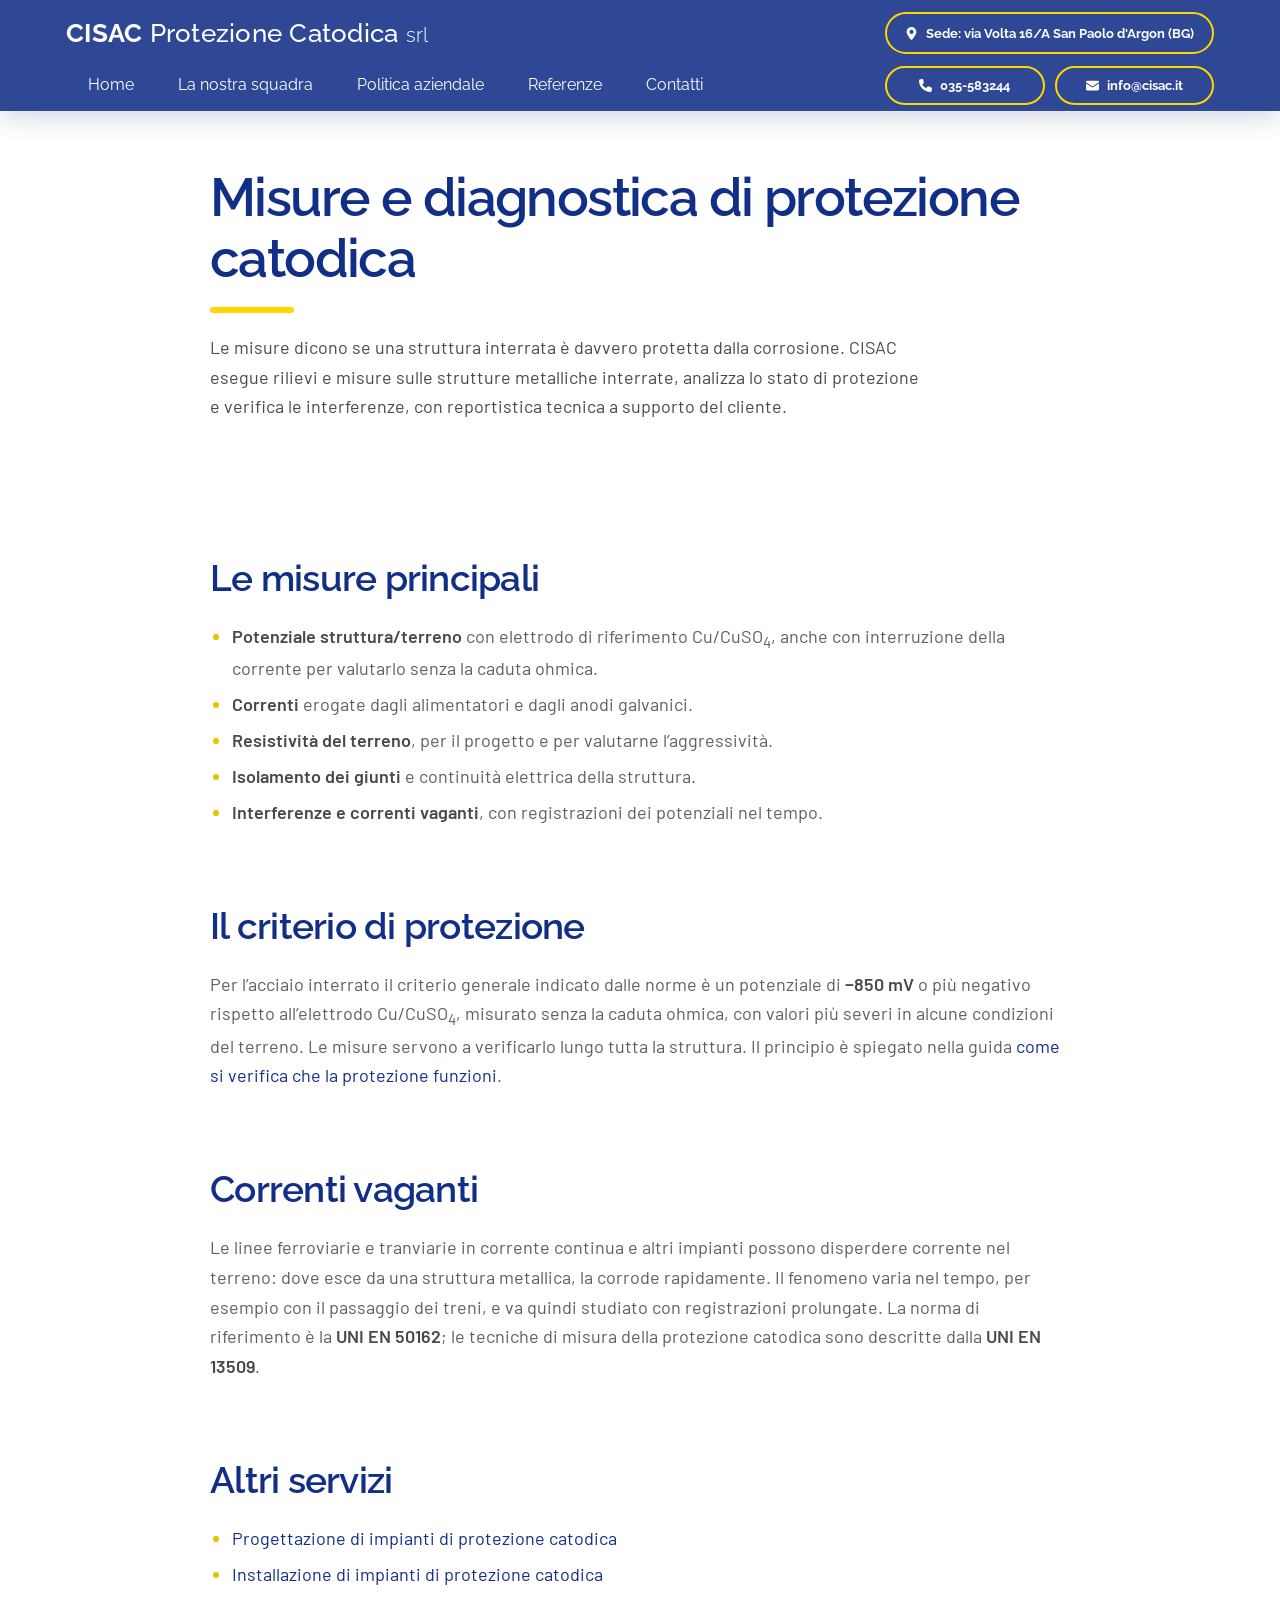
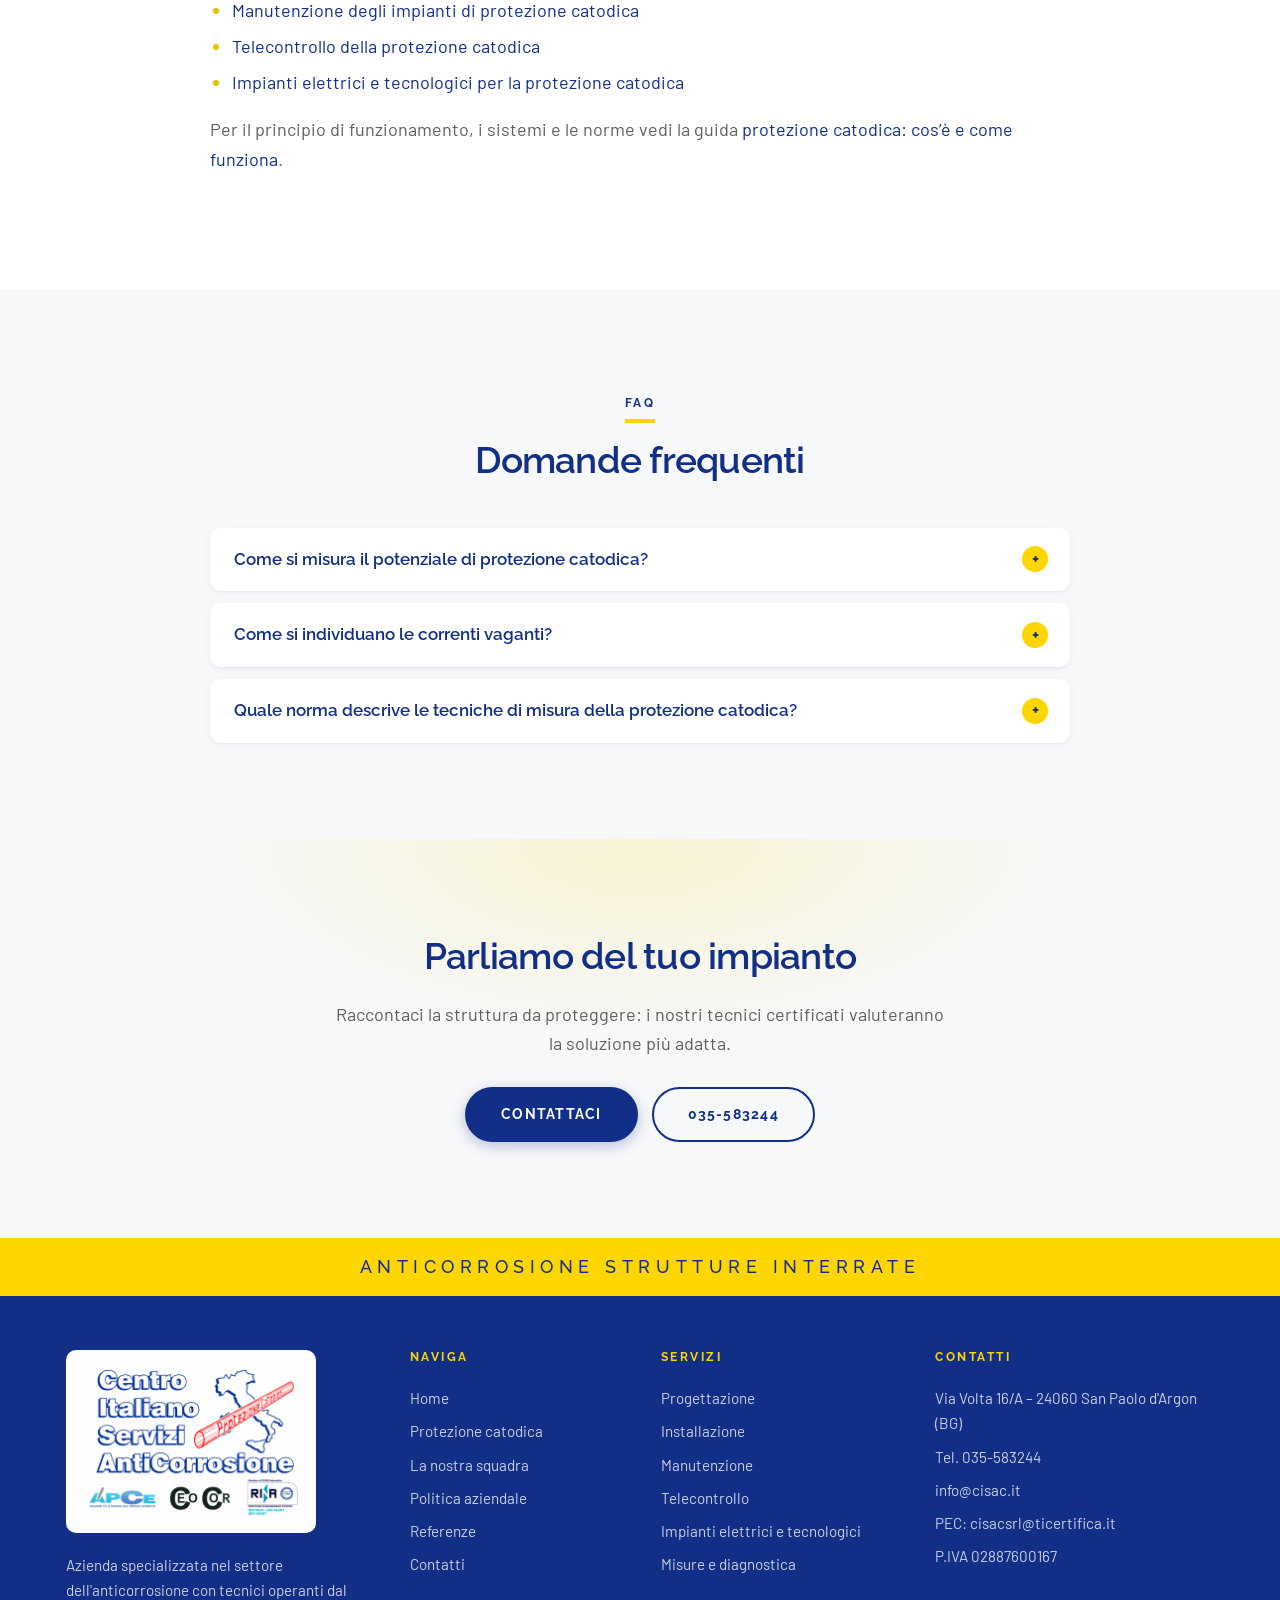
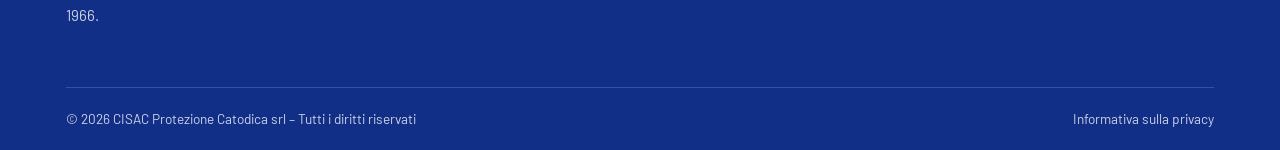
<file: misure-protezione-catodica.html>
<!DOCTYPE html>
<html lang="it">
<head>
<meta charset="utf-8">
<meta name="viewport" content="width=device-width, initial-scale=1">
<title>CISAC – Misure di protezione catodica e correnti vaganti</title>
<meta name="description" content="Misure e diagnostica sulle strutture interrate: potenziali, correnti, resistività, giunti isolanti, interferenze e correnti vaganti, con reportistica tecnica.">
<link rel="canonical" href="https://www.cisac.it/misure-protezione-catodica.html">
<!-- Open Graph / anteprime social -->
<meta property="og:type" content="website">
<meta property="og:locale" content="it_IT">
<meta property="og:site_name" content="CISAC Protezione Catodica srl">
<meta property="og:title" content="CISAC – Misure di protezione catodica e correnti vaganti">
<meta property="og:description" content="Misure e diagnostica sulle strutture interrate: potenziali, correnti, resistività, giunti isolanti, interferenze e correnti vaganti, con reportistica tecnica.">
<meta property="og:url" content="https://www.cisac.it/misure-protezione-catodica.html">
<meta property="og:image" content="https://www.cisac.it/images/og-cisac.jpg">
<meta property="og:image:width" content="1200">
<meta property="og:image:height" content="630">
<meta property="og:image:alt" content="CISAC Protezione Catodica srl – anticorrosione strutture interrate dal 1966">
<meta name="twitter:card" content="summary_large_image">
<link rel="icon" href="favicon.ico" sizes="any">
<link rel="icon" type="image/png" sizes="32x32" href="images/favicon-32.png">
<link rel="icon" type="image/png" sizes="16x16" href="images/favicon-16.png">
<link rel="apple-touch-icon" href="images/apple-touch-icon.png">
<link rel="preconnect" href="https://fonts.googleapis.com">
<link rel="preconnect" href="https://fonts.gstatic.com" crossorigin>
<link href="https://fonts.googleapis.com/css2?family=Raleway:wght@300;400;500;600;700&family=Barlow:wght@300;400;500;600&display=swap" rel="stylesheet">
<link rel="stylesheet" href="css/style.css">
	<noscript><style>.reveal{opacity:1!important;transform:none!important}</style></noscript>
<script type="application/ld+json">
{
  "@context": "https://schema.org",
  "@graph": [
    {
      "@type": "WebSite",
      "@id": "https://www.cisac.it/#sito",
      "url": "https://www.cisac.it/",
      "name": "CISAC Protezione Catodica srl",
      "inLanguage": "it-IT",
      "publisher": {
        "@id": "https://www.cisac.it/#organizzazione"
      }
    },
    {
      "@type": "WebPage",
      "@id": "https://www.cisac.it/misure-protezione-catodica.html#pagina",
      "url": "https://www.cisac.it/misure-protezione-catodica.html",
      "name": "CISAC – Misure di protezione catodica e correnti vaganti",
      "description": "Misure e diagnostica sulle strutture interrate: potenziali, correnti, resistività, giunti isolanti, interferenze e correnti vaganti, con reportistica tecnica.",
      "isPartOf": {
        "@id": "https://www.cisac.it/#sito"
      },
      "about": {
        "@id": "https://www.cisac.it/#organizzazione"
      },
      "inLanguage": "it-IT",
      "dateModified": "2026-10-18",
      "breadcrumb": {
        "@id": "https://www.cisac.it/misure-protezione-catodica.html#briciole"
      }
    },
    {
      "@type": "BreadcrumbList",
      "@id": "https://www.cisac.it/misure-protezione-catodica.html#briciole",
      "itemListElement": [
        {
          "@type": "ListItem",
          "position": 1,
          "name": "Home",
          "item": "https://www.cisac.it/"
        },
        {
          "@type": "ListItem",
          "position": 2,
          "name": "Misure e diagnostica",
          "item": "https://www.cisac.it/misure-protezione-catodica.html"
        }
      ]
    },
    {
      "@type": "Service",
      "@id": "https://www.cisac.it/misure-protezione-catodica.html#servizio",
      "name": "Misure e diagnostica di protezione catodica",
      "serviceType": "Misure e diagnostica di protezione catodica",
      "description": "Le misure dicono se una struttura interrata è davvero protetta dalla corrosione. CISAC esegue rilievi e misure sulle strutture metalliche interrate, analizza lo stato di protezione e verifica le interferenze, con reportistica tecnica a supporto del cliente.",
      "provider": {
        "@id": "https://www.cisac.it/#organizzazione"
      },
      "areaServed": {
        "@type": "Country",
        "name": "Italia"
      },
      "url": "https://www.cisac.it/misure-protezione-catodica.html",
      "category": "Protezione catodica",
      "about": {
        "@type": "Thing",
        "name": "Protezione catodica",
        "sameAs": [
          "https://www.wikidata.org/wiki/Q15152527",
          "https://it.wikipedia.org/wiki/Protezione_catodica",
          "https://en.wikipedia.org/wiki/Cathodic_protection"
        ]
      },
      "mainEntityOfPage": {
        "@id": "https://www.cisac.it/misure-protezione-catodica.html#pagina"
      }
    },
    {
      "@type": "FAQPage",
      "@id": "https://www.cisac.it/misure-protezione-catodica.html#faq",
      "inLanguage": "it-IT",
      "isPartOf": {
        "@id": "https://www.cisac.it/misure-protezione-catodica.html#pagina"
      },
      "mainEntity": [
        {
          "@type": "Question",
          "name": "Come si misura il potenziale di protezione catodica?",
          "acceptedAnswer": {
            "@type": "Answer",
            "text": "Con un voltmetro collegato alla struttura e a un elettrodo di riferimento Cu/CuSO4 appoggiato sul terreno, di solito nei posti di misura. Per eliminare la caduta ohmica si misura anche con la corrente di protezione interrotta per un istante."
          }
        },
        {
          "@type": "Question",
          "name": "Come si individuano le correnti vaganti?",
          "acceptedAnswer": {
            "@type": "Answer",
            "text": "Registrando nel tempo il potenziale della struttura e confrontandolo con le possibili sorgenti, come linee ferroviarie o tranviarie in corrente continua: le variazioni legate al loro esercizio indicano un’interferenza. Si gestiscono secondo la UNI EN 50162."
          }
        },
        {
          "@type": "Question",
          "name": "Quale norma descrive le tecniche di misura della protezione catodica?",
          "acceptedAnswer": {
            "@type": "Answer",
            "text": "La UNI EN 13509, «Tecniche di misura per la protezione catodica». Per le correnti vaganti il riferimento è la UNI EN 50162."
          }
        }
      ]
    }
  ]
}
</script>
</head>
<body>

<header class="site-header">
	<div class="wrap">
		<div class="header-top">
			<a class="brand" href="index.html">
				<span class="brand-name"><b>CISAC</b> Protezione Catodica <span>srl</span></span>
			</a>
			<a class="pill" href="https://www.google.com/maps/search/?api=1&amp;query=CISAC+Protezione+Catodica+srl%2C+Via+Volta+16%2FA%2C+San+Paolo+d%27Argon" target="_blank" rel="noopener">
				<svg viewBox="0 0 384 512" aria-hidden="true"><path d="M192 0C86 0 0 86 0 192c0 87 122 243 168 300a30 30 0 0 0 48 0c46-57 168-213 168-300C384 86 298 0 192 0zm0 272a80 80 0 1 1 0-160 80 80 0 0 1 0 160z"/></svg> Sede: via Volta 16/A San Paolo d'Argon (BG)
			</a>
			<button class="hamburger" aria-label="Apri il menu" aria-expanded="false">
				<span></span><span></span><span></span>
			</button>
		</div>

		<div class="header-bottom">
			<nav class="main-nav" aria-label="Navigazione principale">
				<ul>
					<li><a href="index.html">Home</a></li>
					<li><a href="squadra.html">La nostra squadra</a></li>
					<li><a href="politica.html">Politica aziendale</a></li>
					<li><a href="referenze.html">Referenze</a></li>
					<li><a href="contatti.html">Contatti</a></li>
				</ul>
			</nav>
			<div class="header-contacts">
				<a class="pill" href="tel:035583244"><svg viewBox="0 0 512 512" aria-hidden="true"><path d="M164 24c-8-19-29-29-49-24L28 22A40 40 0 0 0 0 60c0 249 202 452 452 452 18 0 34-12 38-29l22-96c5-20-5-41-24-49l-104-45c-17-7-36-2-48 12l-44 53A343 343 0 0 1 121 220l53-44c14-12 19-31 12-48L164 24z"/></svg> 035-583244</a>
				<a class="pill" href="mailto:info@cisac.it"><svg viewBox="0 0 512 512" aria-hidden="true"><path d="M48 64h416c26 0 48 22 48 48v16L256 292 0 128v-16c0-26 22-48 48-48zM0 176l236 151c12 8 28 8 40 0l236-151v224c0 26-22 48-48 48H48c-26 0-48-22-48-48V176z"/></svg> info@cisac.it</a>
			</div>
		</div>
	</div>
</header>

<nav class="mobile-nav" aria-label="Navigazione mobile">
	<ul>
		<li><a href="index.html">Home</a></li>
		<li><a href="protezione-catodica.html">Protezione catodica</a></li>
		<li><a href="squadra.html">La nostra squadra</a></li>
		<li><a href="politica.html">Politica aziendale</a></li>
		<li><a href="referenze.html">Referenze</a></li>
		<li><a href="contatti.html">Contatti</a></li>
	</ul>
	<div class="mobile-contacts">
		<a class="pill" href="tel:035583244"><svg viewBox="0 0 512 512" aria-hidden="true"><path d="M164 24c-8-19-29-29-49-24L28 22A40 40 0 0 0 0 60c0 249 202 452 452 452 18 0 34-12 38-29l22-96c5-20-5-41-24-49l-104-45c-17-7-36-2-48 12l-44 53A343 343 0 0 1 121 220l53-44c14-12 19-31 12-48L164 24z"/></svg> 035-583244</a>
		<a class="pill" href="mailto:info@cisac.it"><svg viewBox="0 0 512 512" aria-hidden="true"><path d="M48 64h416c26 0 48 22 48 48v16L256 292 0 128v-16c0-26 22-48 48-48zM0 176l236 151c12 8 28 8 40 0l236-151v224c0 26-22 48-48 48H48c-26 0-48-22-48-48V176z"/></svg> info@cisac.it</a>
	</div>
</nav>

<main>

<section class="page-hero narrow">
	<div class="wrap">
		<h1>Misure e diagnostica di protezione catodica</h1>
		<p class="lead-answer">Le misure dicono se una struttura interrata è davvero protetta dalla corrosione. CISAC esegue rilievi e misure sulle strutture metalliche interrate, analizza lo stato di protezione e verifica le interferenze, con reportistica tecnica a supporto del cliente.</p>
	</div>
</section>

<section>
	<div class="wrap">
		<article class="prose">

			<h2 id="le-misure-principali">Le misure principali</h2>
			<ul>
				<li><strong>Potenziale struttura/terreno</strong> con elettrodo di riferimento Cu/CuSO<sub>4</sub>, anche
				con interruzione della corrente per valutarlo senza la caduta ohmica.</li>
				<li><strong>Correnti</strong> erogate dagli alimentatori e dagli anodi galvanici.</li>
				<li><strong>Resistività del terreno</strong>, per il progetto e per valutarne l’aggressività.</li>
				<li><strong>Isolamento dei giunti</strong> e continuità elettrica della struttura.</li>
				<li><strong>Interferenze e correnti vaganti</strong>, con registrazioni dei potenziali nel tempo.</li>
			</ul>

			<h2 id="il-criterio-di-protezione">Il criterio di protezione</h2>
			<p>Per l’acciaio interrato il criterio generale indicato dalle norme è un potenziale di
			<strong>−850 mV</strong> o più negativo rispetto all’elettrodo Cu/CuSO<sub>4</sub>, misurato senza la caduta
			ohmica, con valori più severi in alcune condizioni del terreno. Le misure servono a verificarlo lungo
			tutta la struttura. Il principio è spiegato nella guida
			<a href="protezione-catodica.html#controlli">come si verifica che la protezione funzioni</a>.</p>

			<h2 id="correnti-vaganti">Correnti vaganti</h2>
			<p>Le linee ferroviarie e tranviarie in corrente continua e altri impianti possono disperdere
			corrente nel terreno: dove esce da una struttura metallica, la corrode rapidamente. Il fenomeno varia
			nel tempo, per esempio con il passaggio dei treni, e va quindi studiato con registrazioni prolungate.
			La norma di riferimento è la <strong>UNI EN 50162</strong>; le tecniche di misura della protezione
			catodica sono descritte dalla <strong>UNI EN 13509</strong>.</p>

			<h2 id="altri-servizi">Altri servizi</h2>
			<ul class="altri-servizi">
				<li><a href="progettazione-protezione-catodica.html">Progettazione di impianti di protezione catodica</a></li>
				<li><a href="installazione-protezione-catodica.html">Installazione di impianti di protezione catodica</a></li>
				<li><a href="manutenzione-protezione-catodica.html">Manutenzione degli impianti di protezione catodica</a></li>
				<li><a href="telecontrollo-protezione-catodica.html">Telecontrollo della protezione catodica</a></li>
				<li><a href="impianti-elettrici-protezione-catodica.html">Impianti elettrici e tecnologici per la protezione catodica</a></li>
			</ul>
			<p>Per il principio di funzionamento, i sistemi e le norme vedi la guida <a href="protezione-catodica.html">protezione catodica: cos’è e come funziona</a>.</p>

		</article>
	</div>
</section>

<section class="sec-gray" id="faq">
	<div class="wrap">
		<div class="sec-head center reveal">
			<span class="kicker">FAQ</span>
			<h2>Domande frequenti</h2>
		</div>
		<!-- FAQ:INIZIO – lo schema FAQPage è generato da questo markup (_strumenti/geo_build.py) -->
		<div class="faq">
			<details class="reveal">
				<summary>Come si misura il potenziale di protezione catodica?</summary>
				<div><p>Con un voltmetro collegato alla struttura e a un elettrodo di riferimento Cu/CuSO4 appoggiato sul terreno, di solito nei posti di misura. Per eliminare la caduta ohmica si misura anche con la corrente di protezione interrotta per un istante.</p></div>
			</details>
			<details class="reveal">
				<summary>Come si individuano le correnti vaganti?</summary>
				<div><p>Registrando nel tempo il potenziale della struttura e confrontandolo con le possibili sorgenti, come linee ferroviarie o tranviarie in corrente continua: le variazioni legate al loro esercizio indicano un’interferenza. Si gestiscono secondo la UNI EN 50162.</p></div>
			</details>
			<details class="reveal">
				<summary>Quale norma descrive le tecniche di misura della protezione catodica?</summary>
				<div><p>La UNI EN 13509, «Tecniche di misura per la protezione catodica». Per le correnti vaganti il riferimento è la UNI EN 50162.</p></div>
			</details>
		</div>
		<!-- FAQ:FINE -->
	</div>
</section>

<section class="cta-banner">
	<div class="wrap">
		<h2>Parliamo del tuo impianto</h2>
		<p>Raccontaci la struttura da proteggere: i nostri tecnici certificati valuteranno la soluzione più adatta.</p>
		<div class="cta-actions">
			<a href="contatti.html" class="btn btn-navy">Contattaci</a>
			<a href="tel:035583244" class="btn btn-outline">035-583244</a>
		</div>
	</div>
</section>

</main>

<div class="footer-strip">Anticorrosione strutture interrate</div>

<footer class="site-footer">
	<div class="wrap">
		<div class="footer-grid">
			<div>
				<div class="footer-logo"><img src="images/logo-cisac.png" width="880" height="608" alt="CISAC Protezione Catodica srl"></div>
				<p>Azienda specializzata nel settore dell'anticorrosione con tecnici operanti dal 1966.</p>
			</div>
			<div>
				<h4>Naviga</h4>
				<ul>
					<li><a href="index.html">Home</a></li>
					<li><a href="protezione-catodica.html">Protezione catodica</a></li>
					<li><a href="squadra.html">La nostra squadra</a></li>
					<li><a href="politica.html">Politica aziendale</a></li>
					<li><a href="referenze.html">Referenze</a></li>
					<li><a href="contatti.html">Contatti</a></li>
				</ul>
			</div>
			<div>
				<h4>Servizi</h4>
				<ul>
					<li><a href="progettazione-protezione-catodica.html">Progettazione</a></li>
					<li><a href="installazione-protezione-catodica.html">Installazione</a></li>
					<li><a href="manutenzione-protezione-catodica.html">Manutenzione</a></li>
					<li><a href="telecontrollo-protezione-catodica.html">Telecontrollo</a></li>
					<li><a href="impianti-elettrici-protezione-catodica.html">Impianti elettrici e tecnologici</a></li>
					<li><a href="misure-protezione-catodica.html">Misure e diagnostica</a></li>
				</ul>
			</div>
			<div>
				<h4>Contatti</h4>
				<ul>
					<li>Via Volta 16/A – 24060 San Paolo d'Argon (BG)</li>
					<li>Tel. <a href="tel:035583244">035-583244</a></li>
					<li><a href="mailto:info@cisac.it">info@cisac.it</a></li>
					<li>PEC: <a href="mailto:cisacsrl@ticertifica.it">cisacsrl@ticertifica.it</a></li>
					<li>P.IVA 02887600167</li>
				</ul>
			</div>
		</div>
		<div class="footer-bottom">
			<span>© <span id="year">2026</span> CISAC Protezione Catodica srl – Tutti i diritti riservati</span>
			<a href="https://www.iubenda.com/privacy-policy/50228978" target="_blank" rel="noopener">Informativa sulla privacy</a>
		</div>
	</div>
</footer>

<script src="js/main.js"></script>
</body>
</html>
</file>
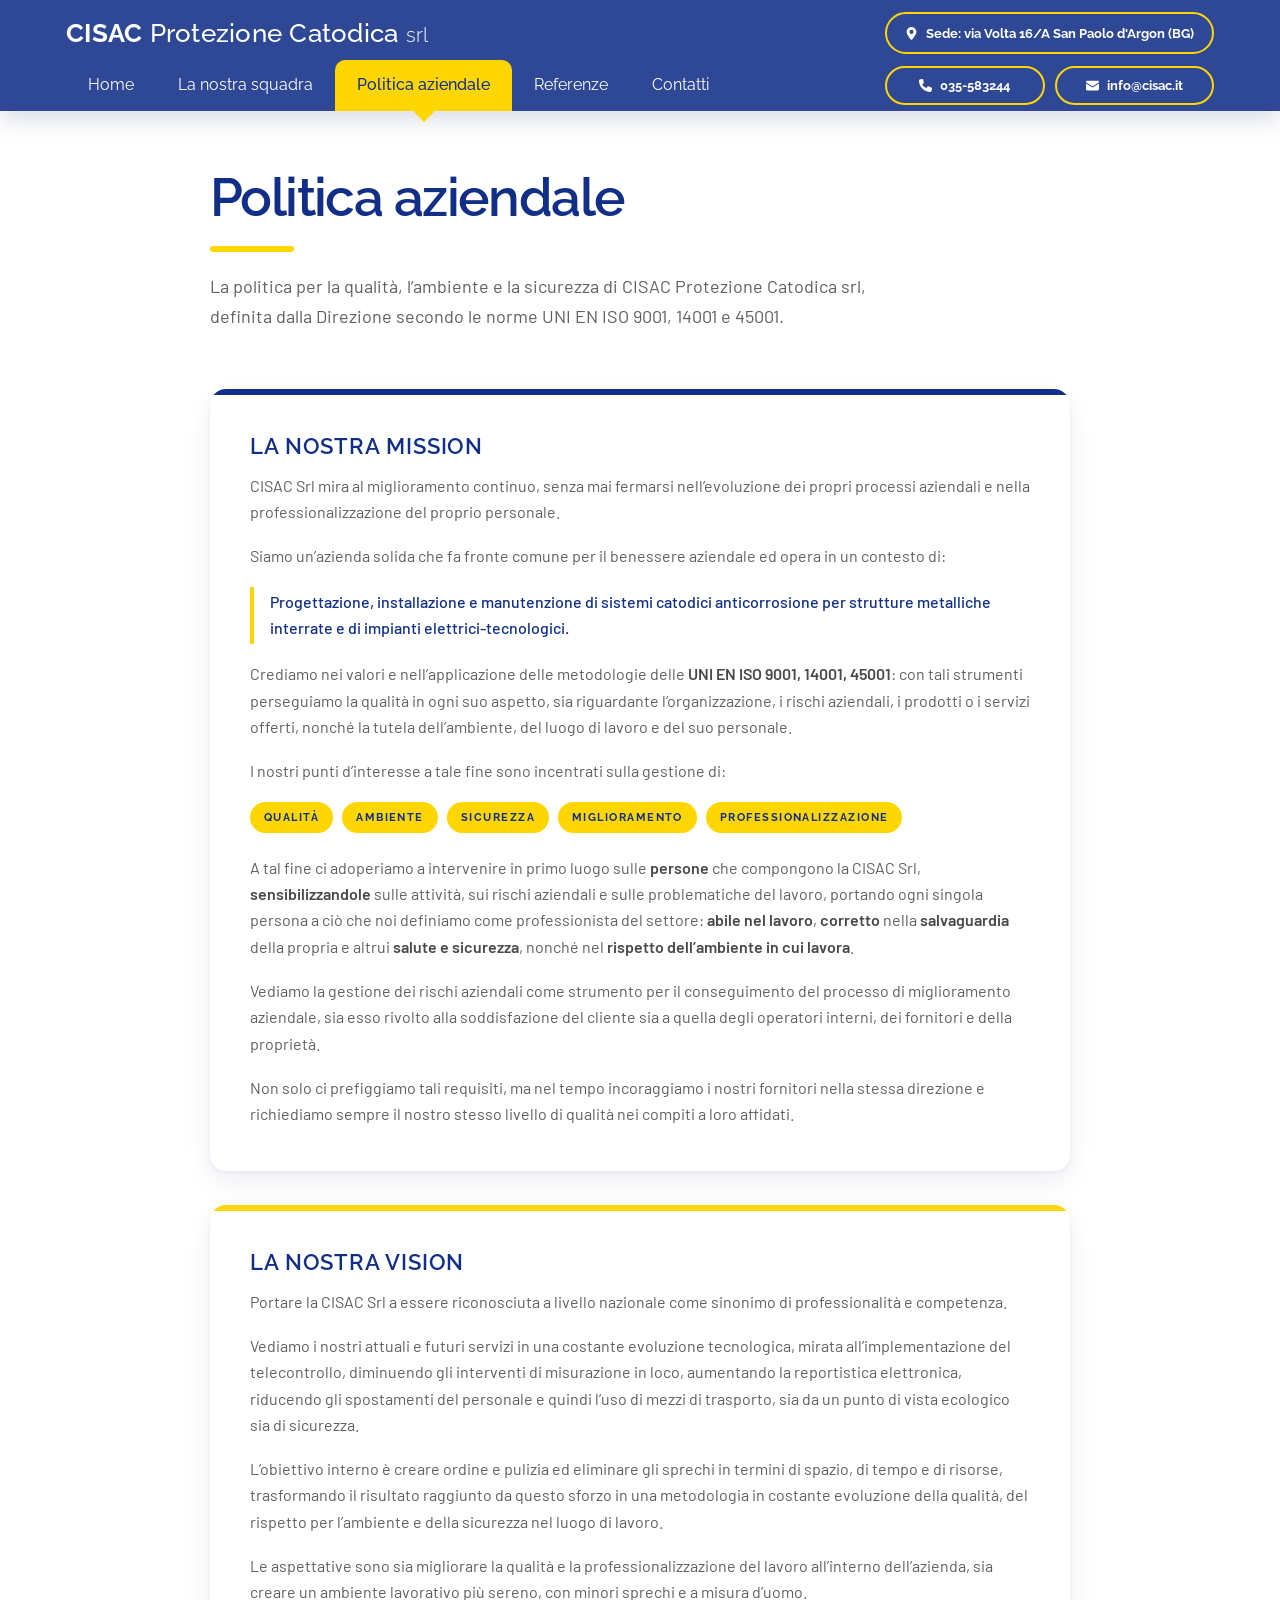
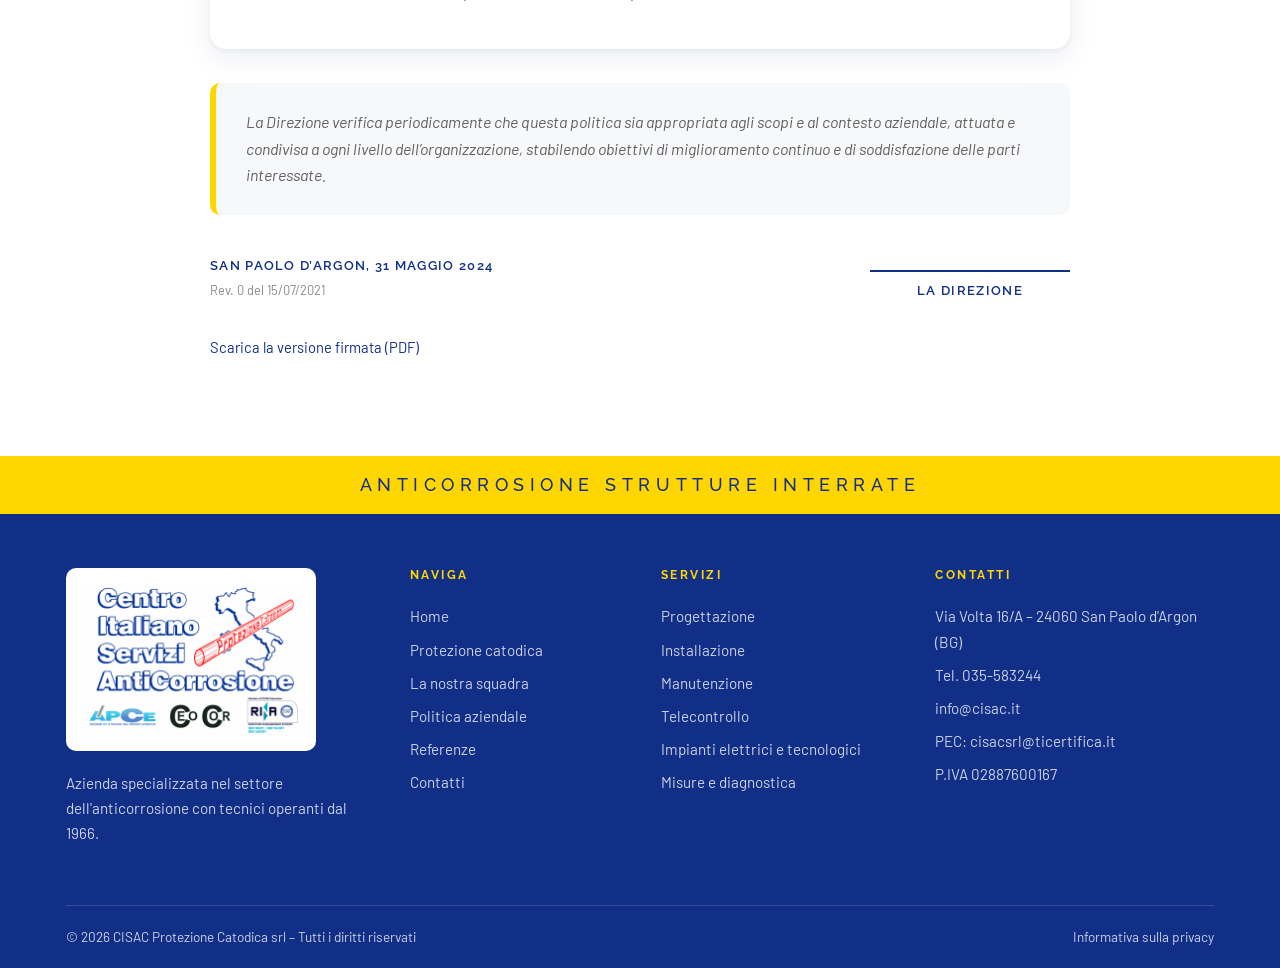
<file: politica.html>
<!DOCTYPE html>
<html lang="it">
<head>
<meta charset="utf-8">
<meta name="viewport" content="width=device-width, initial-scale=1">
<title>CISAC – Politica aziendale | Qualità, ambiente e sicurezza</title>
<meta name="description" content="Politica aziendale di CISAC Protezione Catodica srl: mission, vision e impegni su qualità, ambiente e sicurezza (UNI EN ISO 9001, 14001, 45001).">
<link rel="canonical" href="https://www.cisac.it/politica.html">
<!-- Open Graph / anteprime social -->
<meta property="og:type" content="website">
<meta property="og:locale" content="it_IT">
<meta property="og:site_name" content="CISAC Protezione Catodica srl">
<meta property="og:title" content="CISAC – Politica aziendale | Qualità, ambiente e sicurezza">
<meta property="og:description" content="Mission, vision e impegni di CISAC per qualità, ambiente e sicurezza.">
<meta property="og:url" content="https://www.cisac.it/politica.html">
<meta property="og:image" content="https://www.cisac.it/images/og-cisac.jpg">
<meta property="og:image:width" content="1200">
<meta property="og:image:height" content="630">
<meta property="og:image:alt" content="CISAC Protezione Catodica srl – anticorrosione strutture interrate dal 1966">
<meta name="twitter:card" content="summary_large_image">
<link rel="icon" href="favicon.ico" sizes="any">
<link rel="icon" type="image/png" sizes="32x32" href="images/favicon-32.png">
<link rel="icon" type="image/png" sizes="16x16" href="images/favicon-16.png">
<link rel="apple-touch-icon" href="images/apple-touch-icon.png">
<link rel="preconnect" href="https://fonts.googleapis.com">
<link rel="preconnect" href="https://fonts.gstatic.com" crossorigin>
<link href="https://fonts.googleapis.com/css2?family=Raleway:wght@300;400;500;600;700&family=Barlow:wght@300;400;500;600&display=swap" rel="stylesheet">
<link rel="stylesheet" href="css/style.css">
	<noscript><style>.reveal{opacity:1!important;transform:none!important}</style></noscript>
<script type="application/ld+json">
{
  "@context": "https://schema.org",
  "@graph": [
    {
      "@type": "WebSite",
      "@id": "https://www.cisac.it/#sito",
      "url": "https://www.cisac.it/",
      "name": "CISAC Protezione Catodica srl",
      "inLanguage": "it-IT",
      "publisher": {
        "@id": "https://www.cisac.it/#organizzazione"
      }
    },
    {
      "@type": "WebPage",
      "@id": "https://www.cisac.it/politica.html#pagina",
      "url": "https://www.cisac.it/politica.html",
      "name": "CISAC – Politica aziendale | Qualità, ambiente e sicurezza",
      "description": "Politica aziendale di CISAC Protezione Catodica srl: mission, vision e impegni su qualità, ambiente e sicurezza (UNI EN ISO 9001, 14001, 45001).",
      "isPartOf": {
        "@id": "https://www.cisac.it/#sito"
      },
      "about": {
        "@id": "https://www.cisac.it/#organizzazione"
      },
      "inLanguage": "it-IT",
      "dateModified": "2026-10-17",
      "breadcrumb": {
        "@id": "https://www.cisac.it/politica.html#briciole"
      }
    },
    {
      "@type": "BreadcrumbList",
      "@id": "https://www.cisac.it/politica.html#briciole",
      "itemListElement": [
        {
          "@type": "ListItem",
          "position": 1,
          "name": "Home",
          "item": "https://www.cisac.it/"
        },
        {
          "@type": "ListItem",
          "position": 2,
          "name": "Politica aziendale",
          "item": "https://www.cisac.it/politica.html"
        }
      ]
    }
  ]
}
</script>
</head>
<body>

<header class="site-header">
	<div class="wrap">
		<div class="header-top">
			<a class="brand" href="index.html">
				<span class="brand-name"><b>CISAC</b> Protezione Catodica <span>srl</span></span>
			</a>
			<a class="pill" href="https://www.google.com/maps/search/?api=1&amp;query=CISAC+Protezione+Catodica+srl%2C+Via+Volta+16%2FA%2C+San+Paolo+d%27Argon" target="_blank" rel="noopener">
				<svg viewBox="0 0 384 512" aria-hidden="true"><path d="M192 0C86 0 0 86 0 192c0 87 122 243 168 300a30 30 0 0 0 48 0c46-57 168-213 168-300C384 86 298 0 192 0zm0 272a80 80 0 1 1 0-160 80 80 0 0 1 0 160z"/></svg> Sede: via Volta 16/A San Paolo d'Argon (BG)
			</a>
			<button class="hamburger" aria-label="Apri il menu" aria-expanded="false">
				<span></span><span></span><span></span>
			</button>
		</div>

		<div class="header-bottom">
			<nav class="main-nav" aria-label="Navigazione principale">
				<ul>
					<li><a href="index.html">Home</a></li>
					<li><a href="squadra.html">La nostra squadra</a></li>
					<li><a href="politica.html" class="current">Politica aziendale</a></li>
					<li><a href="referenze.html">Referenze</a></li>
					<li><a href="contatti.html">Contatti</a></li>
				</ul>
			</nav>
			<div class="header-contacts">
				<a class="pill" href="tel:035583244"><svg viewBox="0 0 512 512" aria-hidden="true"><path d="M164 24c-8-19-29-29-49-24L28 22A40 40 0 0 0 0 60c0 249 202 452 452 452 18 0 34-12 38-29l22-96c5-20-5-41-24-49l-104-45c-17-7-36-2-48 12l-44 53A343 343 0 0 1 121 220l53-44c14-12 19-31 12-48L164 24z"/></svg> 035-583244</a>
				<a class="pill" href="mailto:info@cisac.it"><svg viewBox="0 0 512 512" aria-hidden="true"><path d="M48 64h416c26 0 48 22 48 48v16L256 292 0 128v-16c0-26 22-48 48-48zM0 176l236 151c12 8 28 8 40 0l236-151v224c0 26-22 48-48 48H48c-26 0-48-22-48-48V176z"/></svg> info@cisac.it</a>
			</div>
		</div>
	</div>
</header>

<nav class="mobile-nav" aria-label="Navigazione mobile">
	<ul>
		<li><a href="index.html">Home</a></li>
		<li><a href="protezione-catodica.html">Protezione catodica</a></li>
		<li><a href="squadra.html">La nostra squadra</a></li>
		<li><a href="politica.html" class="current">Politica aziendale</a></li>
		<li><a href="referenze.html">Referenze</a></li>
		<li><a href="contatti.html">Contatti</a></li>
	</ul>
	<div class="mobile-contacts">
		<a class="pill" href="tel:035583244"><svg viewBox="0 0 512 512" aria-hidden="true"><path d="M164 24c-8-19-29-29-49-24L28 22A40 40 0 0 0 0 60c0 249 202 452 452 452 18 0 34-12 38-29l22-96c5-20-5-41-24-49l-104-45c-17-7-36-2-48 12l-44 53A343 343 0 0 1 121 220l53-44c14-12 19-31 12-48L164 24z"/></svg> 035-583244</a>
		<a class="pill" href="mailto:info@cisac.it"><svg viewBox="0 0 512 512" aria-hidden="true"><path d="M48 64h416c26 0 48 22 48 48v16L256 292 0 128v-16c0-26 22-48 48-48zM0 176l236 151c12 8 28 8 40 0l236-151v224c0 26-22 48-48 48H48c-26 0-48-22-48-48V176z"/></svg> info@cisac.it</a>
	</div>
</nav>

<main>

<section class="page-hero narrow">
	<div class="wrap">
		<h1>Politica aziendale</h1>
		<p>La politica per la qualità, l’ambiente e la sicurezza di CISAC Protezione Catodica srl,
		definita dalla Direzione secondo le norme UNI EN ISO 9001, 14001 e 45001.</p>
	</div>
</section>

<section>
	<div class="wrap">
		<div class="policy">

			<article class="mv reveal">
				<h2>La nostra mission</h2>
				<p>CISAC Srl mira al miglioramento continuo, senza mai fermarsi nell’evoluzione dei
				propri processi aziendali e nella professionalizzazione del proprio personale.</p>
				<p>Siamo un’azienda solida che fa fronte comune per il benessere aziendale ed opera
				in un contesto di:</p>
				<p class="policy-core">Progettazione, installazione e manutenzione di sistemi catodici
				anticorrosione per strutture metalliche interrate e di impianti elettrici-tecnologici.</p>
				<p>Crediamo nei valori e nell’applicazione delle metodologie delle
				<strong>UNI EN ISO 9001, 14001, 45001</strong>: con tali strumenti perseguiamo la qualità
				in ogni suo aspetto, sia riguardante l’organizzazione, i rischi aziendali, i prodotti o
				i servizi offerti, nonché la tutela dell’ambiente, del luogo di lavoro e del suo
				personale.</p>
				<p>I nostri punti d’interesse a tale fine sono incentrati sulla gestione di:</p>
				<ul class="values">
					<li>Qualità</li><li>Ambiente</li><li>Sicurezza</li>
					<li>Miglioramento</li><li>Professionalizzazione</li>
				</ul>
				<p>A tal fine ci adoperiamo a intervenire in primo luogo sulle <strong>persone</strong>
				che compongono la CISAC Srl, <strong>sensibilizzandole</strong> sulle attività, sui
				rischi aziendali e sulle problematiche del lavoro, portando ogni singola persona a ciò
				che noi definiamo come professionista del settore: <strong>abile nel lavoro</strong>,
				<strong>corretto</strong> nella <strong>salvaguardia</strong> della propria e altrui
				<strong>salute e sicurezza</strong>, nonché nel <strong>rispetto dell’ambiente in cui
				lavora</strong>.</p>
				<p>Vediamo la gestione dei rischi aziendali come strumento per il conseguimento del
				processo di miglioramento aziendale, sia esso rivolto alla soddisfazione del cliente
				sia a quella degli operatori interni, dei fornitori e della proprietà.</p>
				<p>Non solo ci prefiggiamo tali requisiti, ma nel tempo incoraggiamo i nostri fornitori
				nella stessa direzione e richiediamo sempre il nostro stesso livello di qualità nei
				compiti a loro affidati.</p>
			</article>

			<article class="mv vision reveal">
				<h2>La nostra vision</h2>
				<p>Portare la CISAC Srl a essere riconosciuta a livello nazionale come sinonimo di
				professionalità e competenza.</p>
				<p>Vediamo i nostri attuali e futuri servizi in una costante evoluzione tecnologica,
				mirata all’implementazione del telecontrollo, diminuendo gli interventi di
				misurazione in loco, aumentando la reportistica elettronica, riducendo gli spostamenti
				del personale e quindi l’uso di mezzi di trasporto, sia da un punto di vista ecologico
				sia di sicurezza.</p>
				<p>L’obiettivo interno è creare ordine e pulizia ed eliminare gli sprechi in termini di
				spazio, di tempo e di risorse, trasformando il risultato raggiunto da questo sforzo in
				una metodologia in costante evoluzione della qualità, del rispetto per l’ambiente e
				della sicurezza nel luogo di lavoro.</p>
				<p>Le aspettative sono sia migliorare la qualità e la professionalizzazione del lavoro
				all’interno dell’azienda, sia creare un ambiente lavorativo più sereno, con minori
				sprechi e a misura d’uomo.</p>
			</article>

			<div class="team-note reveal">
				<p><em>La Direzione verifica periodicamente che questa politica sia appropriata agli scopi
				e al contesto aziendale, attuata e condivisa a ogni livello dell’organizzazione,
				stabilendo obiettivi di miglioramento continuo e di soddisfazione delle parti
				interessate.</em></p>
			</div>

			<div class="policy-firma reveal">
				<div>
					<span class="policy-luogo">San Paolo d’Argon, 31 maggio 2024</span>
					<span class="policy-rev">Rev. 0 del 15/07/2021</span>
				</div>
				<div class="policy-chi">La Direzione</div>
			</div>

			<p class="policy-pdf reveal">
				<a href="docs/politica-aziendale.pdf" download="CISAC-politica-aziendale.pdf">Scarica la
				versione firmata (PDF)</a>
			</p>

		</div>
	</div>
</section>

</main>

<div class="footer-strip">Anticorrosione strutture interrate</div>

<footer class="site-footer">
	<div class="wrap">
		<div class="footer-grid">
			<div>
				<div class="footer-logo"><img src="images/logo-cisac.png" width="880" height="608" alt="CISAC Protezione Catodica srl"></div>
				<p>Azienda specializzata nel settore dell'anticorrosione con tecnici operanti dal 1966.</p>
			</div>
			<div>
				<h4>Naviga</h4>
				<ul>
					<li><a href="index.html">Home</a></li>
					<li><a href="protezione-catodica.html">Protezione catodica</a></li>
					<li><a href="squadra.html">La nostra squadra</a></li>
					<li><a href="politica.html">Politica aziendale</a></li>
					<li><a href="referenze.html">Referenze</a></li>
					<li><a href="contatti.html">Contatti</a></li>
				</ul>
			</div>
			<div>
				<h4>Servizi</h4>
				<ul>
					<li><a href="progettazione-protezione-catodica.html">Progettazione</a></li>
					<li><a href="installazione-protezione-catodica.html">Installazione</a></li>
					<li><a href="manutenzione-protezione-catodica.html">Manutenzione</a></li>
					<li><a href="telecontrollo-protezione-catodica.html">Telecontrollo</a></li>
					<li><a href="impianti-elettrici-protezione-catodica.html">Impianti elettrici e tecnologici</a></li>
					<li><a href="misure-protezione-catodica.html">Misure e diagnostica</a></li>
				</ul>
			</div>
			<div>
				<h4>Contatti</h4>
				<ul>
					<li>Via Volta 16/A – 24060 San Paolo d'Argon (BG)</li>
					<li>Tel. <a href="tel:035583244">035-583244</a></li>
					<li><a href="mailto:info@cisac.it">info@cisac.it</a></li>
					<li>PEC: <a href="mailto:cisacsrl@ticertifica.it">cisacsrl@ticertifica.it</a></li>
					<li>P.IVA 02887600167</li>
				</ul>
			</div>
		</div>
		<div class="footer-bottom">
			<span>© <span id="year">2026</span> CISAC Protezione Catodica srl – Tutti i diritti riservati</span>
			<a href="https://www.iubenda.com/privacy-policy/50228978" target="_blank" rel="noopener">Informativa sulla privacy</a>
		</div>
	</div>
</footer>

<script src="js/main.js"></script>
</body>
</html>
</file>
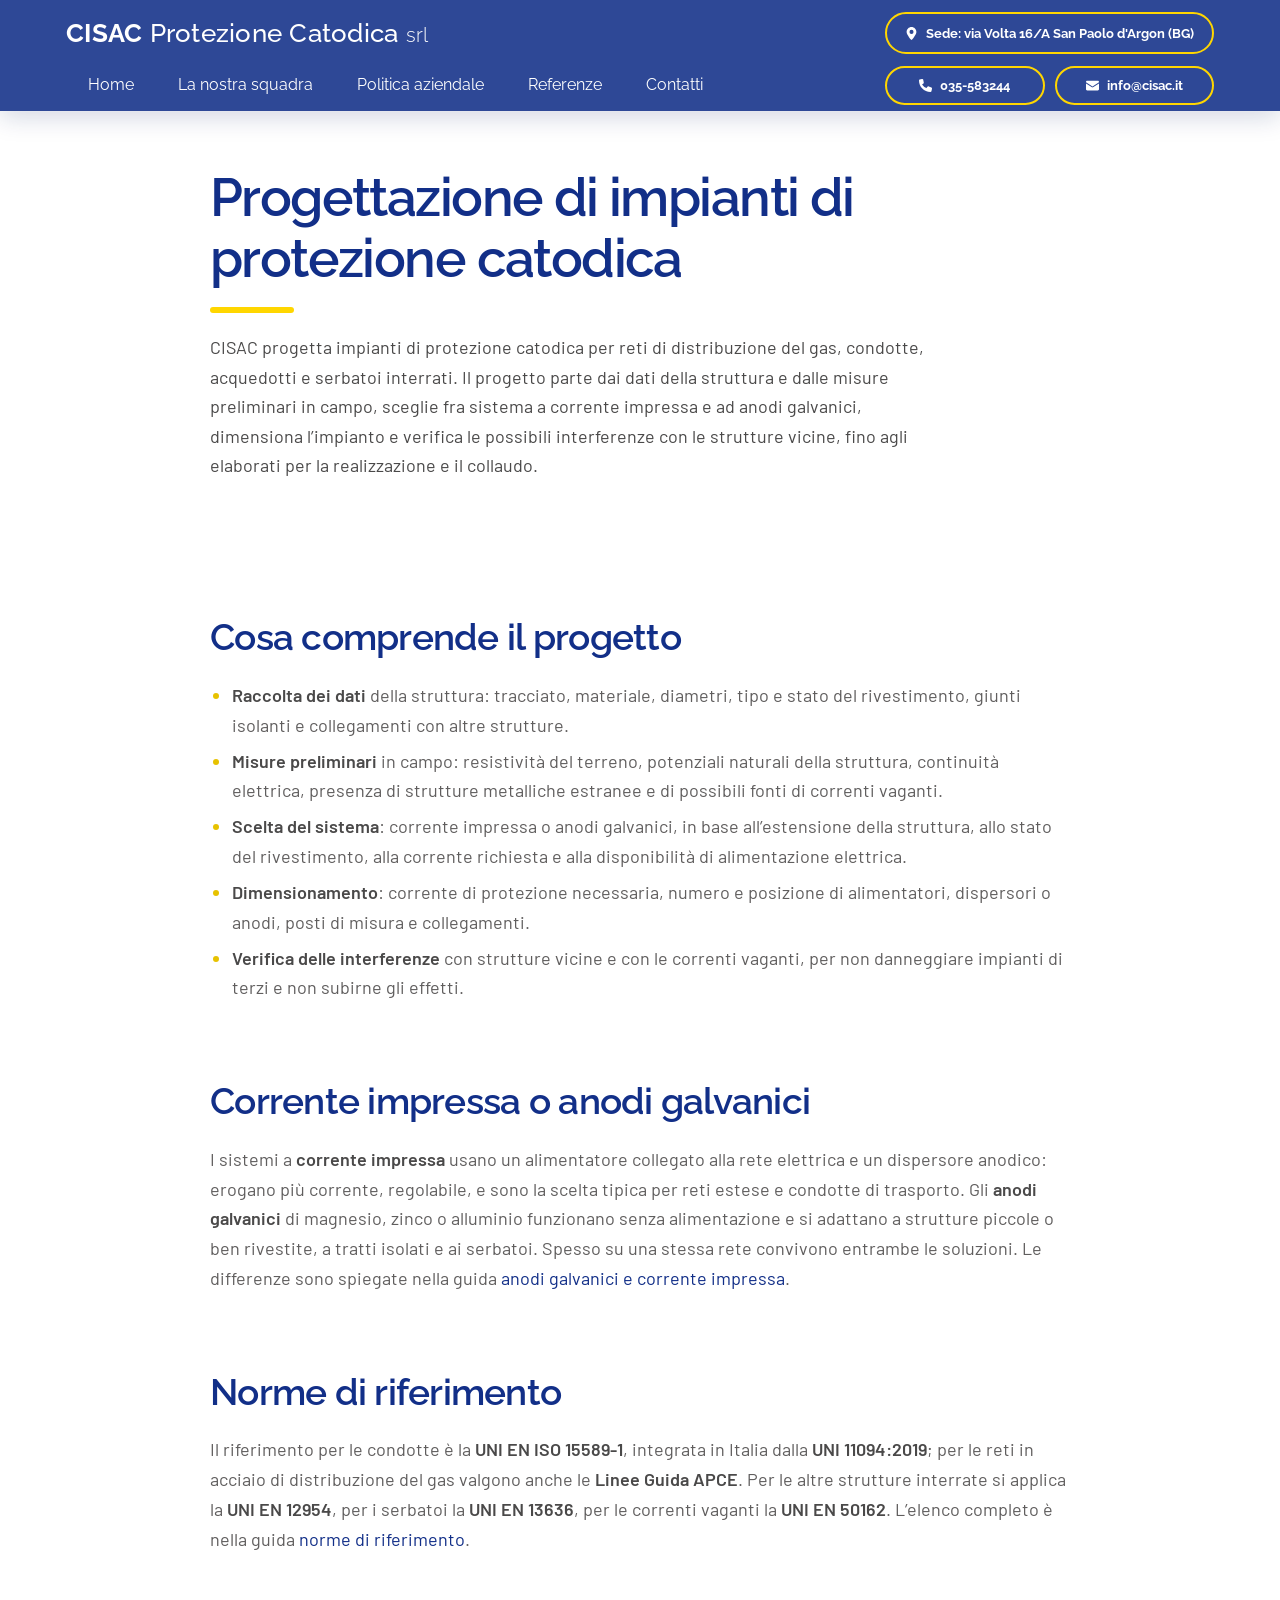
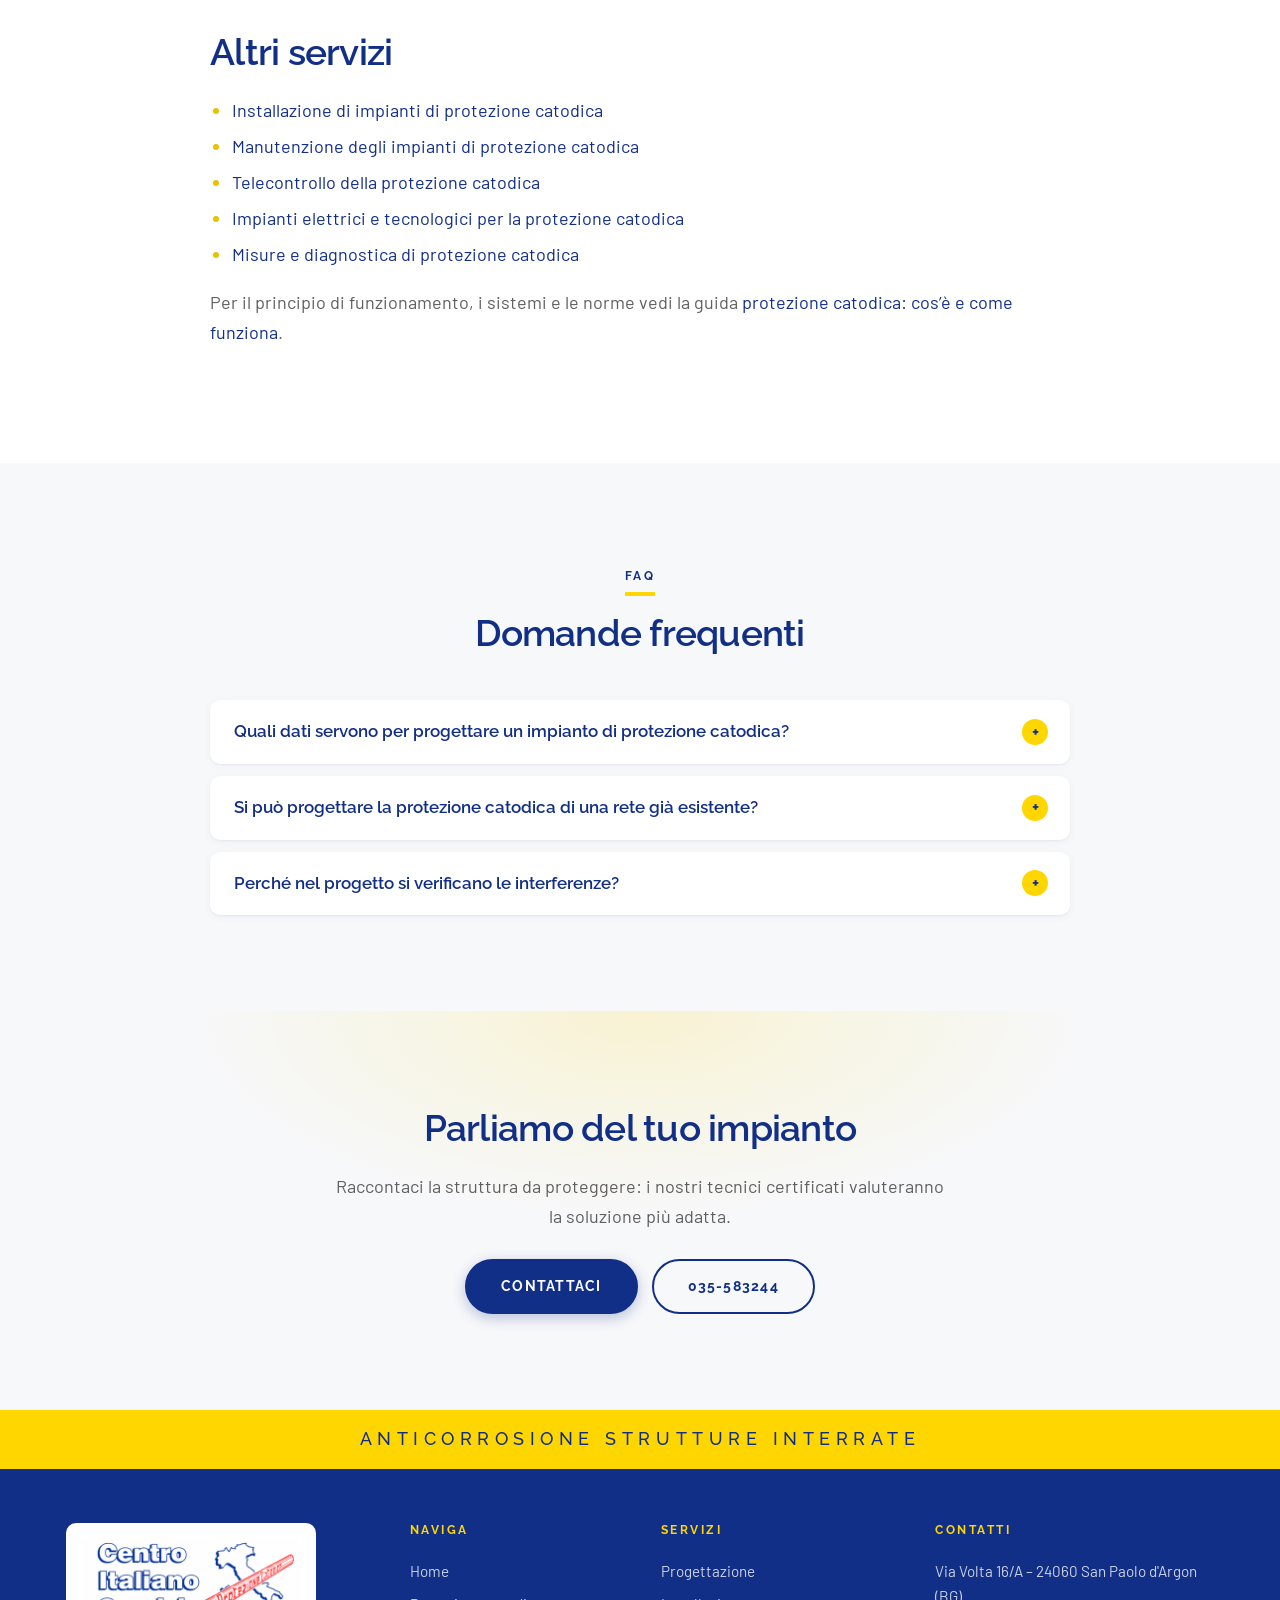
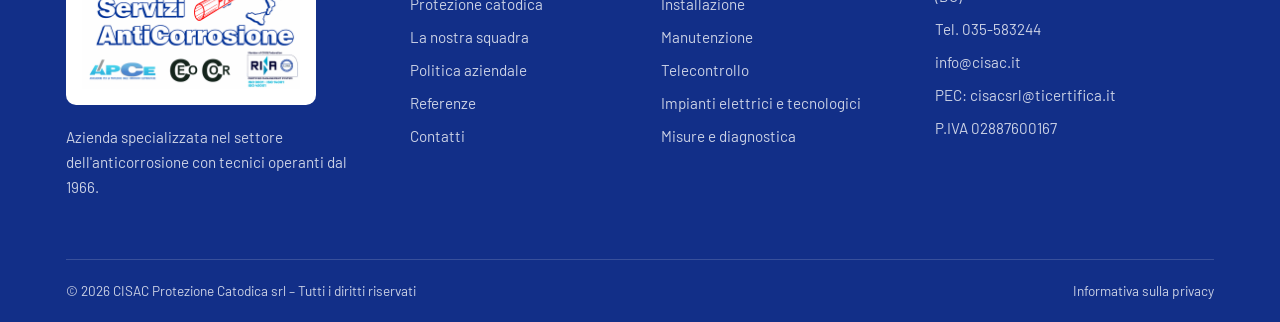
<file: progettazione-protezione-catodica.html>
<!DOCTYPE html>
<html lang="it">
<head>
<meta charset="utf-8">
<meta name="viewport" content="width=device-width, initial-scale=1">
<title>CISAC – Progettazione impianti di protezione catodica</title>
<meta name="description" content="Progettazione di impianti di protezione catodica per reti gas, condotte e serbatoi interrati: misure preliminari, dimensionamento, verifica delle interferenze.">
<link rel="canonical" href="https://www.cisac.it/progettazione-protezione-catodica.html">
<!-- Open Graph / anteprime social -->
<meta property="og:type" content="website">
<meta property="og:locale" content="it_IT">
<meta property="og:site_name" content="CISAC Protezione Catodica srl">
<meta property="og:title" content="CISAC – Progettazione impianti di protezione catodica">
<meta property="og:description" content="Progettazione di impianti di protezione catodica per reti gas, condotte e serbatoi interrati: misure preliminari, dimensionamento, verifica delle interferenze.">
<meta property="og:url" content="https://www.cisac.it/progettazione-protezione-catodica.html">
<meta property="og:image" content="https://www.cisac.it/images/og-cisac.jpg">
<meta property="og:image:width" content="1200">
<meta property="og:image:height" content="630">
<meta property="og:image:alt" content="CISAC Protezione Catodica srl – anticorrosione strutture interrate dal 1966">
<meta name="twitter:card" content="summary_large_image">
<link rel="icon" href="favicon.ico" sizes="any">
<link rel="icon" type="image/png" sizes="32x32" href="images/favicon-32.png">
<link rel="icon" type="image/png" sizes="16x16" href="images/favicon-16.png">
<link rel="apple-touch-icon" href="images/apple-touch-icon.png">
<link rel="preconnect" href="https://fonts.googleapis.com">
<link rel="preconnect" href="https://fonts.gstatic.com" crossorigin>
<link href="https://fonts.googleapis.com/css2?family=Raleway:wght@300;400;500;600;700&family=Barlow:wght@300;400;500;600&display=swap" rel="stylesheet">
<link rel="stylesheet" href="css/style.css">
	<noscript><style>.reveal{opacity:1!important;transform:none!important}</style></noscript>
<script type="application/ld+json">
{
  "@context": "https://schema.org",
  "@graph": [
    {
      "@type": "WebSite",
      "@id": "https://www.cisac.it/#sito",
      "url": "https://www.cisac.it/",
      "name": "CISAC Protezione Catodica srl",
      "inLanguage": "it-IT",
      "publisher": {
        "@id": "https://www.cisac.it/#organizzazione"
      }
    },
    {
      "@type": "WebPage",
      "@id": "https://www.cisac.it/progettazione-protezione-catodica.html#pagina",
      "url": "https://www.cisac.it/progettazione-protezione-catodica.html",
      "name": "CISAC – Progettazione impianti di protezione catodica",
      "description": "Progettazione di impianti di protezione catodica per reti gas, condotte e serbatoi interrati: misure preliminari, dimensionamento, verifica delle interferenze.",
      "isPartOf": {
        "@id": "https://www.cisac.it/#sito"
      },
      "about": {
        "@id": "https://www.cisac.it/#organizzazione"
      },
      "inLanguage": "it-IT",
      "dateModified": "2026-10-18",
      "breadcrumb": {
        "@id": "https://www.cisac.it/progettazione-protezione-catodica.html#briciole"
      }
    },
    {
      "@type": "BreadcrumbList",
      "@id": "https://www.cisac.it/progettazione-protezione-catodica.html#briciole",
      "itemListElement": [
        {
          "@type": "ListItem",
          "position": 1,
          "name": "Home",
          "item": "https://www.cisac.it/"
        },
        {
          "@type": "ListItem",
          "position": 2,
          "name": "Progettazione",
          "item": "https://www.cisac.it/progettazione-protezione-catodica.html"
        }
      ]
    },
    {
      "@type": "Service",
      "@id": "https://www.cisac.it/progettazione-protezione-catodica.html#servizio",
      "name": "Progettazione di impianti di protezione catodica",
      "serviceType": "Progettazione di impianti di protezione catodica",
      "description": "CISAC progetta impianti di protezione catodica per reti di distribuzione del gas, condotte, acquedotti e serbatoi interrati. Il progetto parte dai dati della struttura e dalle misure preliminari in campo, sceglie fra sistema a corrente impressa e ad anodi galvanici, dimensiona l’impianto e verifica le possibili interferenze con le strutture vicine, fino agli elaborati per la realizzazione e il collaudo.",
      "provider": {
        "@id": "https://www.cisac.it/#organizzazione"
      },
      "areaServed": {
        "@type": "Country",
        "name": "Italia"
      },
      "url": "https://www.cisac.it/progettazione-protezione-catodica.html",
      "category": "Protezione catodica",
      "about": {
        "@type": "Thing",
        "name": "Protezione catodica",
        "sameAs": [
          "https://www.wikidata.org/wiki/Q15152527",
          "https://it.wikipedia.org/wiki/Protezione_catodica",
          "https://en.wikipedia.org/wiki/Cathodic_protection"
        ]
      },
      "mainEntityOfPage": {
        "@id": "https://www.cisac.it/progettazione-protezione-catodica.html#pagina"
      }
    },
    {
      "@type": "FAQPage",
      "@id": "https://www.cisac.it/progettazione-protezione-catodica.html#faq",
      "inLanguage": "it-IT",
      "isPartOf": {
        "@id": "https://www.cisac.it/progettazione-protezione-catodica.html#pagina"
      },
      "mainEntity": [
        {
          "@type": "Question",
          "name": "Quali dati servono per progettare un impianto di protezione catodica?",
          "acceptedAnswer": {
            "@type": "Answer",
            "text": "Le caratteristiche della struttura (tracciato, materiale, diametri, rivestimento, giunti isolanti) e le misure in campo: resistività del terreno, potenziali naturali, continuità elettrica e presenza di strutture estranee o di correnti vaganti. Da questi dati si ricava la corrente necessaria e si dimensiona l’impianto."
          }
        },
        {
          "@type": "Question",
          "name": "Si può progettare la protezione catodica di una rete già esistente?",
          "acceptedAnswer": {
            "@type": "Answer",
            "text": "Sì. Su una rete esistente il progetto parte dalle misure dello stato attuale: potenziali, continuità, efficienza di eventuali impianti già presenti e condizioni del rivestimento. In base ai risultati si integra o si rifà l’impianto."
          }
        },
        {
          "@type": "Question",
          "name": "Perché nel progetto si verificano le interferenze?",
          "acceptedAnswer": {
            "@type": "Answer",
            "text": "Perché la corrente di protezione circola nel terreno e può interessare altre strutture metalliche vicine, e viceversa le correnti vaganti di ferrovie, tranvie o altri impianti possono corrodere la struttura protetta. La verifica serve a evitare entrambi i problemi."
          }
        }
      ]
    }
  ]
}
</script>
</head>
<body>

<header class="site-header">
	<div class="wrap">
		<div class="header-top">
			<a class="brand" href="index.html">
				<span class="brand-name"><b>CISAC</b> Protezione Catodica <span>srl</span></span>
			</a>
			<a class="pill" href="https://www.google.com/maps/search/?api=1&amp;query=CISAC+Protezione+Catodica+srl%2C+Via+Volta+16%2FA%2C+San+Paolo+d%27Argon" target="_blank" rel="noopener">
				<svg viewBox="0 0 384 512" aria-hidden="true"><path d="M192 0C86 0 0 86 0 192c0 87 122 243 168 300a30 30 0 0 0 48 0c46-57 168-213 168-300C384 86 298 0 192 0zm0 272a80 80 0 1 1 0-160 80 80 0 0 1 0 160z"/></svg> Sede: via Volta 16/A San Paolo d'Argon (BG)
			</a>
			<button class="hamburger" aria-label="Apri il menu" aria-expanded="false">
				<span></span><span></span><span></span>
			</button>
		</div>

		<div class="header-bottom">
			<nav class="main-nav" aria-label="Navigazione principale">
				<ul>
					<li><a href="index.html">Home</a></li>
					<li><a href="squadra.html">La nostra squadra</a></li>
					<li><a href="politica.html">Politica aziendale</a></li>
					<li><a href="referenze.html">Referenze</a></li>
					<li><a href="contatti.html">Contatti</a></li>
				</ul>
			</nav>
			<div class="header-contacts">
				<a class="pill" href="tel:035583244"><svg viewBox="0 0 512 512" aria-hidden="true"><path d="M164 24c-8-19-29-29-49-24L28 22A40 40 0 0 0 0 60c0 249 202 452 452 452 18 0 34-12 38-29l22-96c5-20-5-41-24-49l-104-45c-17-7-36-2-48 12l-44 53A343 343 0 0 1 121 220l53-44c14-12 19-31 12-48L164 24z"/></svg> 035-583244</a>
				<a class="pill" href="mailto:info@cisac.it"><svg viewBox="0 0 512 512" aria-hidden="true"><path d="M48 64h416c26 0 48 22 48 48v16L256 292 0 128v-16c0-26 22-48 48-48zM0 176l236 151c12 8 28 8 40 0l236-151v224c0 26-22 48-48 48H48c-26 0-48-22-48-48V176z"/></svg> info@cisac.it</a>
			</div>
		</div>
	</div>
</header>

<nav class="mobile-nav" aria-label="Navigazione mobile">
	<ul>
		<li><a href="index.html">Home</a></li>
		<li><a href="protezione-catodica.html">Protezione catodica</a></li>
		<li><a href="squadra.html">La nostra squadra</a></li>
		<li><a href="politica.html">Politica aziendale</a></li>
		<li><a href="referenze.html">Referenze</a></li>
		<li><a href="contatti.html">Contatti</a></li>
	</ul>
	<div class="mobile-contacts">
		<a class="pill" href="tel:035583244"><svg viewBox="0 0 512 512" aria-hidden="true"><path d="M164 24c-8-19-29-29-49-24L28 22A40 40 0 0 0 0 60c0 249 202 452 452 452 18 0 34-12 38-29l22-96c5-20-5-41-24-49l-104-45c-17-7-36-2-48 12l-44 53A343 343 0 0 1 121 220l53-44c14-12 19-31 12-48L164 24z"/></svg> 035-583244</a>
		<a class="pill" href="mailto:info@cisac.it"><svg viewBox="0 0 512 512" aria-hidden="true"><path d="M48 64h416c26 0 48 22 48 48v16L256 292 0 128v-16c0-26 22-48 48-48zM0 176l236 151c12 8 28 8 40 0l236-151v224c0 26-22 48-48 48H48c-26 0-48-22-48-48V176z"/></svg> info@cisac.it</a>
	</div>
</nav>

<main>

<section class="page-hero narrow">
	<div class="wrap">
		<h1>Progettazione di impianti di protezione catodica</h1>
		<p class="lead-answer">CISAC progetta impianti di protezione catodica per reti di distribuzione del gas, condotte, acquedotti e serbatoi interrati. Il progetto parte dai dati della struttura e dalle misure preliminari in campo, sceglie fra sistema a corrente impressa e ad anodi galvanici, dimensiona l’impianto e verifica le possibili interferenze con le strutture vicine, fino agli elaborati per la realizzazione e il collaudo.</p>
	</div>
</section>

<section>
	<div class="wrap">
		<article class="prose">

			<h2 id="cosa-comprende-il-progetto">Cosa comprende il progetto</h2>
			<ul>
				<li><strong>Raccolta dei dati</strong> della struttura: tracciato, materiale, diametri, tipo e stato
				del rivestimento, giunti isolanti e collegamenti con altre strutture.</li>
				<li><strong>Misure preliminari</strong> in campo: resistività del terreno, potenziali naturali della
				struttura, continuità elettrica, presenza di strutture metalliche estranee e di possibili fonti di
				correnti vaganti.</li>
				<li><strong>Scelta del sistema</strong>: corrente impressa o anodi galvanici, in base all’estensione
				della struttura, allo stato del rivestimento, alla corrente richiesta e alla disponibilità di
				alimentazione elettrica.</li>
				<li><strong>Dimensionamento</strong>: corrente di protezione necessaria, numero e posizione di
				alimentatori, dispersori o anodi, posti di misura e collegamenti.</li>
				<li><strong>Verifica delle interferenze</strong> con strutture vicine e con le correnti vaganti, per
				non danneggiare impianti di terzi e non subirne gli effetti.</li>
			</ul>

			<h2 id="corrente-impressa-o-anodi-galvanici">Corrente impressa o anodi galvanici</h2>
			<p>I sistemi a <strong>corrente impressa</strong> usano un alimentatore collegato alla rete elettrica e un
			dispersore anodico: erogano più corrente, regolabile, e sono la scelta tipica per reti estese e
			condotte di trasporto. Gli <strong>anodi galvanici</strong> di magnesio, zinco o alluminio funzionano
			senza alimentazione e si adattano a strutture piccole o ben rivestite, a tratti isolati e ai serbatoi.
			Spesso su una stessa rete convivono entrambe le soluzioni. Le differenze sono spiegate nella guida
			<a href="protezione-catodica.html#sistemi">anodi galvanici e corrente impressa</a>.</p>

			<h2 id="norme-di-riferimento">Norme di riferimento</h2>
			<p>Il riferimento per le condotte è la <strong>UNI EN ISO 15589-1</strong>, integrata in Italia dalla
			<strong>UNI 11094:2019</strong>; per le reti in acciaio di distribuzione del gas valgono anche le
			<strong>Linee Guida APCE</strong>. Per le altre strutture interrate si applica la
			<strong>UNI EN 12954</strong>, per i serbatoi la <strong>UNI EN 13636</strong>, per le correnti vaganti la
			<strong>UNI EN 50162</strong>. L’elenco completo è nella guida
			<a href="protezione-catodica.html#norme">norme di riferimento</a>.</p>

			<h2 id="altri-servizi">Altri servizi</h2>
			<ul class="altri-servizi">
				<li><a href="installazione-protezione-catodica.html">Installazione di impianti di protezione catodica</a></li>
				<li><a href="manutenzione-protezione-catodica.html">Manutenzione degli impianti di protezione catodica</a></li>
				<li><a href="telecontrollo-protezione-catodica.html">Telecontrollo della protezione catodica</a></li>
				<li><a href="impianti-elettrici-protezione-catodica.html">Impianti elettrici e tecnologici per la protezione catodica</a></li>
				<li><a href="misure-protezione-catodica.html">Misure e diagnostica di protezione catodica</a></li>
			</ul>
			<p>Per il principio di funzionamento, i sistemi e le norme vedi la guida <a href="protezione-catodica.html">protezione catodica: cos’è e come funziona</a>.</p>

		</article>
	</div>
</section>

<section class="sec-gray" id="faq">
	<div class="wrap">
		<div class="sec-head center reveal">
			<span class="kicker">FAQ</span>
			<h2>Domande frequenti</h2>
		</div>
		<!-- FAQ:INIZIO – lo schema FAQPage è generato da questo markup (_strumenti/geo_build.py) -->
		<div class="faq">
			<details class="reveal">
				<summary>Quali dati servono per progettare un impianto di protezione catodica?</summary>
				<div><p>Le caratteristiche della struttura (tracciato, materiale, diametri, rivestimento, giunti isolanti) e le misure in campo: resistività del terreno, potenziali naturali, continuità elettrica e presenza di strutture estranee o di correnti vaganti. Da questi dati si ricava la corrente necessaria e si dimensiona l’impianto.</p></div>
			</details>
			<details class="reveal">
				<summary>Si può progettare la protezione catodica di una rete già esistente?</summary>
				<div><p>Sì. Su una rete esistente il progetto parte dalle misure dello stato attuale: potenziali, continuità, efficienza di eventuali impianti già presenti e condizioni del rivestimento. In base ai risultati si integra o si rifà l’impianto.</p></div>
			</details>
			<details class="reveal">
				<summary>Perché nel progetto si verificano le interferenze?</summary>
				<div><p>Perché la corrente di protezione circola nel terreno e può interessare altre strutture metalliche vicine, e viceversa le correnti vaganti di ferrovie, tranvie o altri impianti possono corrodere la struttura protetta. La verifica serve a evitare entrambi i problemi.</p></div>
			</details>
		</div>
		<!-- FAQ:FINE -->
	</div>
</section>

<section class="cta-banner">
	<div class="wrap">
		<h2>Parliamo del tuo impianto</h2>
		<p>Raccontaci la struttura da proteggere: i nostri tecnici certificati valuteranno la soluzione più adatta.</p>
		<div class="cta-actions">
			<a href="contatti.html" class="btn btn-navy">Contattaci</a>
			<a href="tel:035583244" class="btn btn-outline">035-583244</a>
		</div>
	</div>
</section>

</main>

<div class="footer-strip">Anticorrosione strutture interrate</div>

<footer class="site-footer">
	<div class="wrap">
		<div class="footer-grid">
			<div>
				<div class="footer-logo"><img src="images/logo-cisac.png" width="880" height="608" alt="CISAC Protezione Catodica srl"></div>
				<p>Azienda specializzata nel settore dell'anticorrosione con tecnici operanti dal 1966.</p>
			</div>
			<div>
				<h4>Naviga</h4>
				<ul>
					<li><a href="index.html">Home</a></li>
					<li><a href="protezione-catodica.html">Protezione catodica</a></li>
					<li><a href="squadra.html">La nostra squadra</a></li>
					<li><a href="politica.html">Politica aziendale</a></li>
					<li><a href="referenze.html">Referenze</a></li>
					<li><a href="contatti.html">Contatti</a></li>
				</ul>
			</div>
			<div>
				<h4>Servizi</h4>
				<ul>
					<li><a href="progettazione-protezione-catodica.html">Progettazione</a></li>
					<li><a href="installazione-protezione-catodica.html">Installazione</a></li>
					<li><a href="manutenzione-protezione-catodica.html">Manutenzione</a></li>
					<li><a href="telecontrollo-protezione-catodica.html">Telecontrollo</a></li>
					<li><a href="impianti-elettrici-protezione-catodica.html">Impianti elettrici e tecnologici</a></li>
					<li><a href="misure-protezione-catodica.html">Misure e diagnostica</a></li>
				</ul>
			</div>
			<div>
				<h4>Contatti</h4>
				<ul>
					<li>Via Volta 16/A – 24060 San Paolo d'Argon (BG)</li>
					<li>Tel. <a href="tel:035583244">035-583244</a></li>
					<li><a href="mailto:info@cisac.it">info@cisac.it</a></li>
					<li>PEC: <a href="mailto:cisacsrl@ticertifica.it">cisacsrl@ticertifica.it</a></li>
					<li>P.IVA 02887600167</li>
				</ul>
			</div>
		</div>
		<div class="footer-bottom">
			<span>© <span id="year">2026</span> CISAC Protezione Catodica srl – Tutti i diritti riservati</span>
			<a href="https://www.iubenda.com/privacy-policy/50228978" target="_blank" rel="noopener">Informativa sulla privacy</a>
		</div>
	</div>
</footer>

<script src="js/main.js"></script>
</body>
</html>
</file>
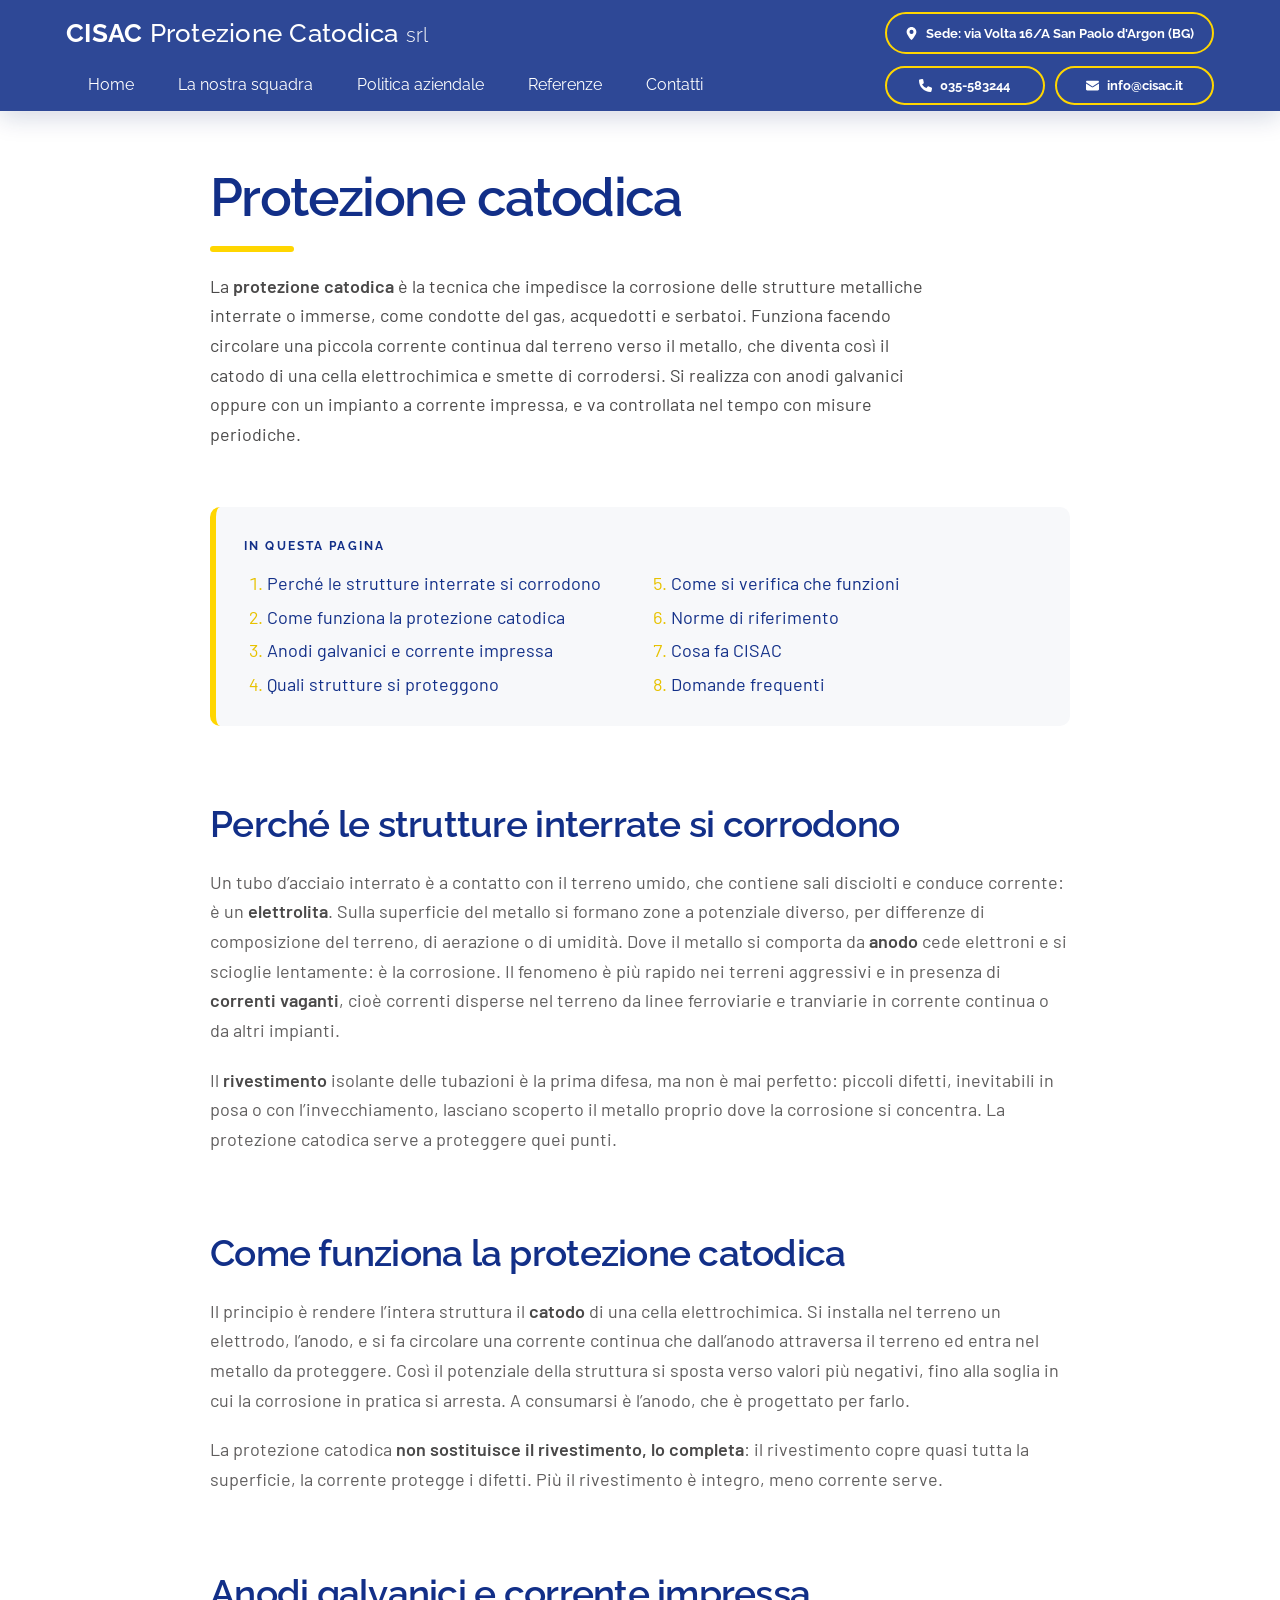
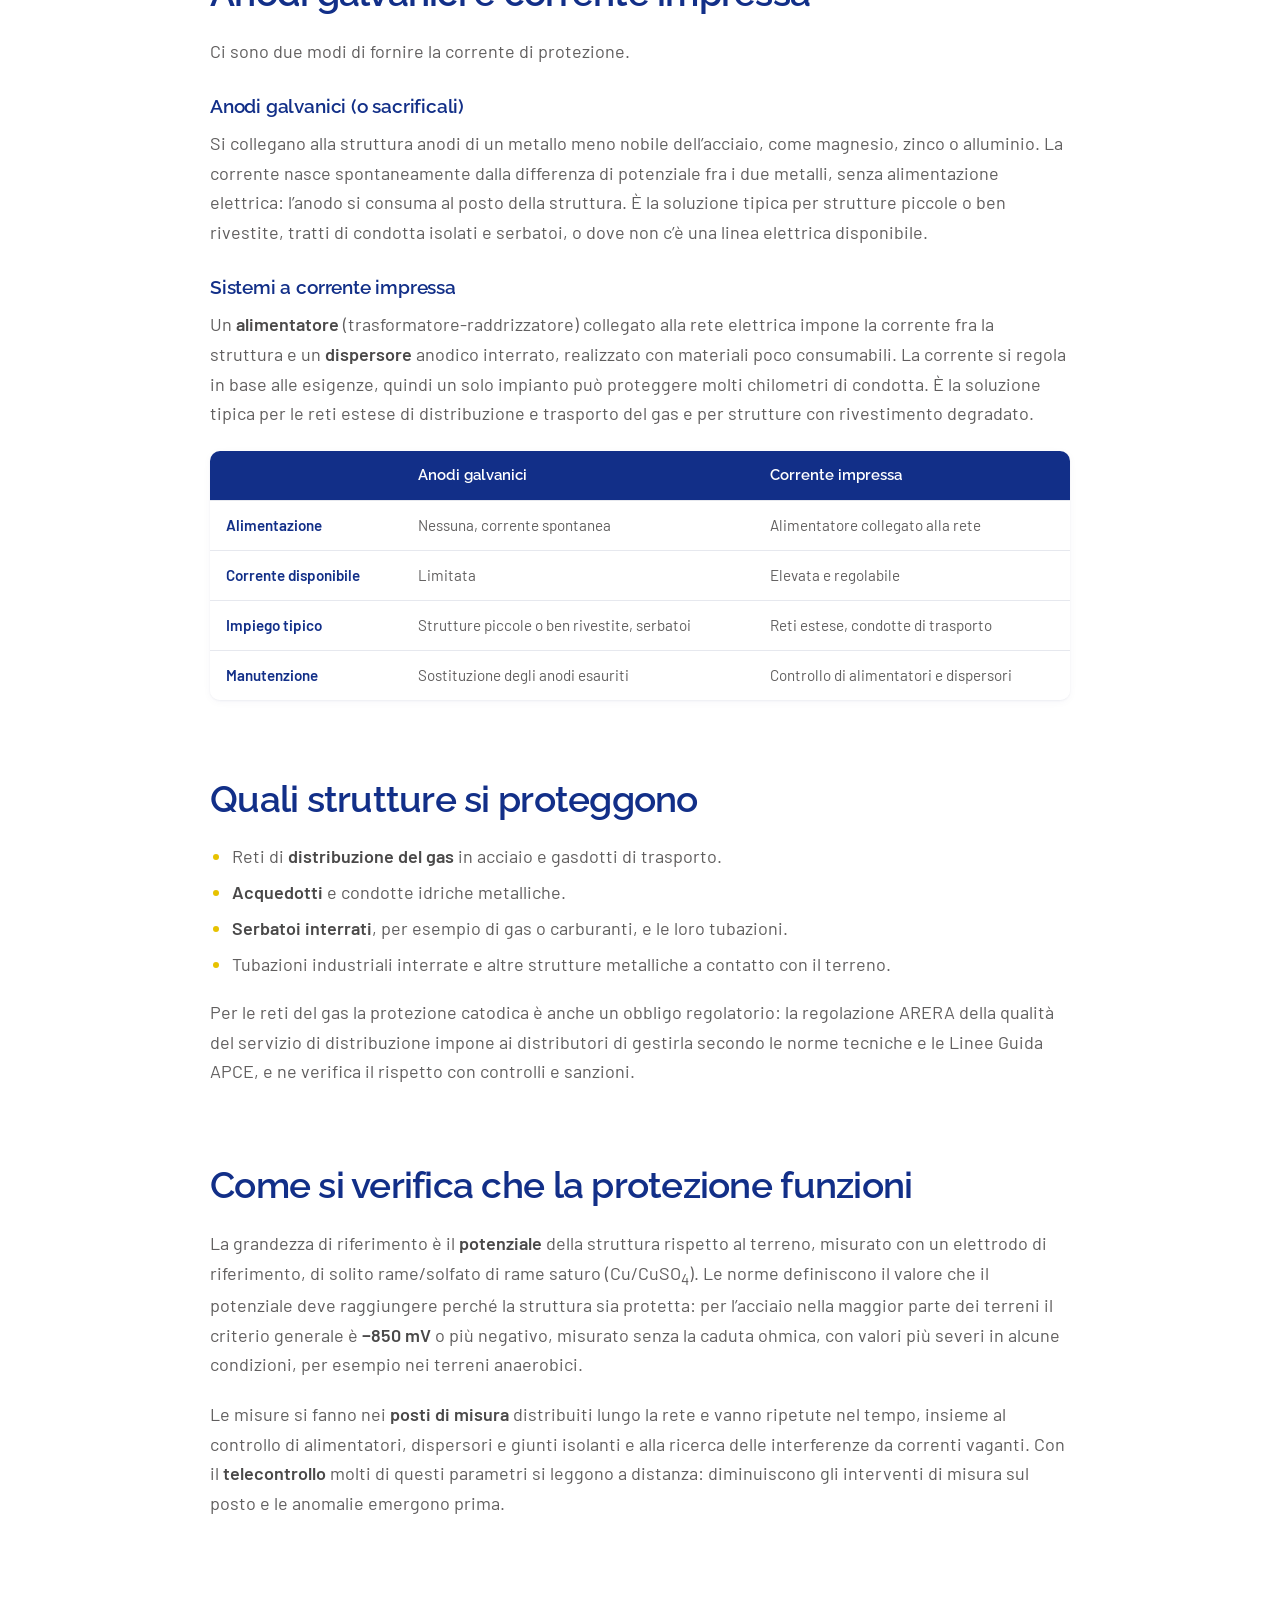
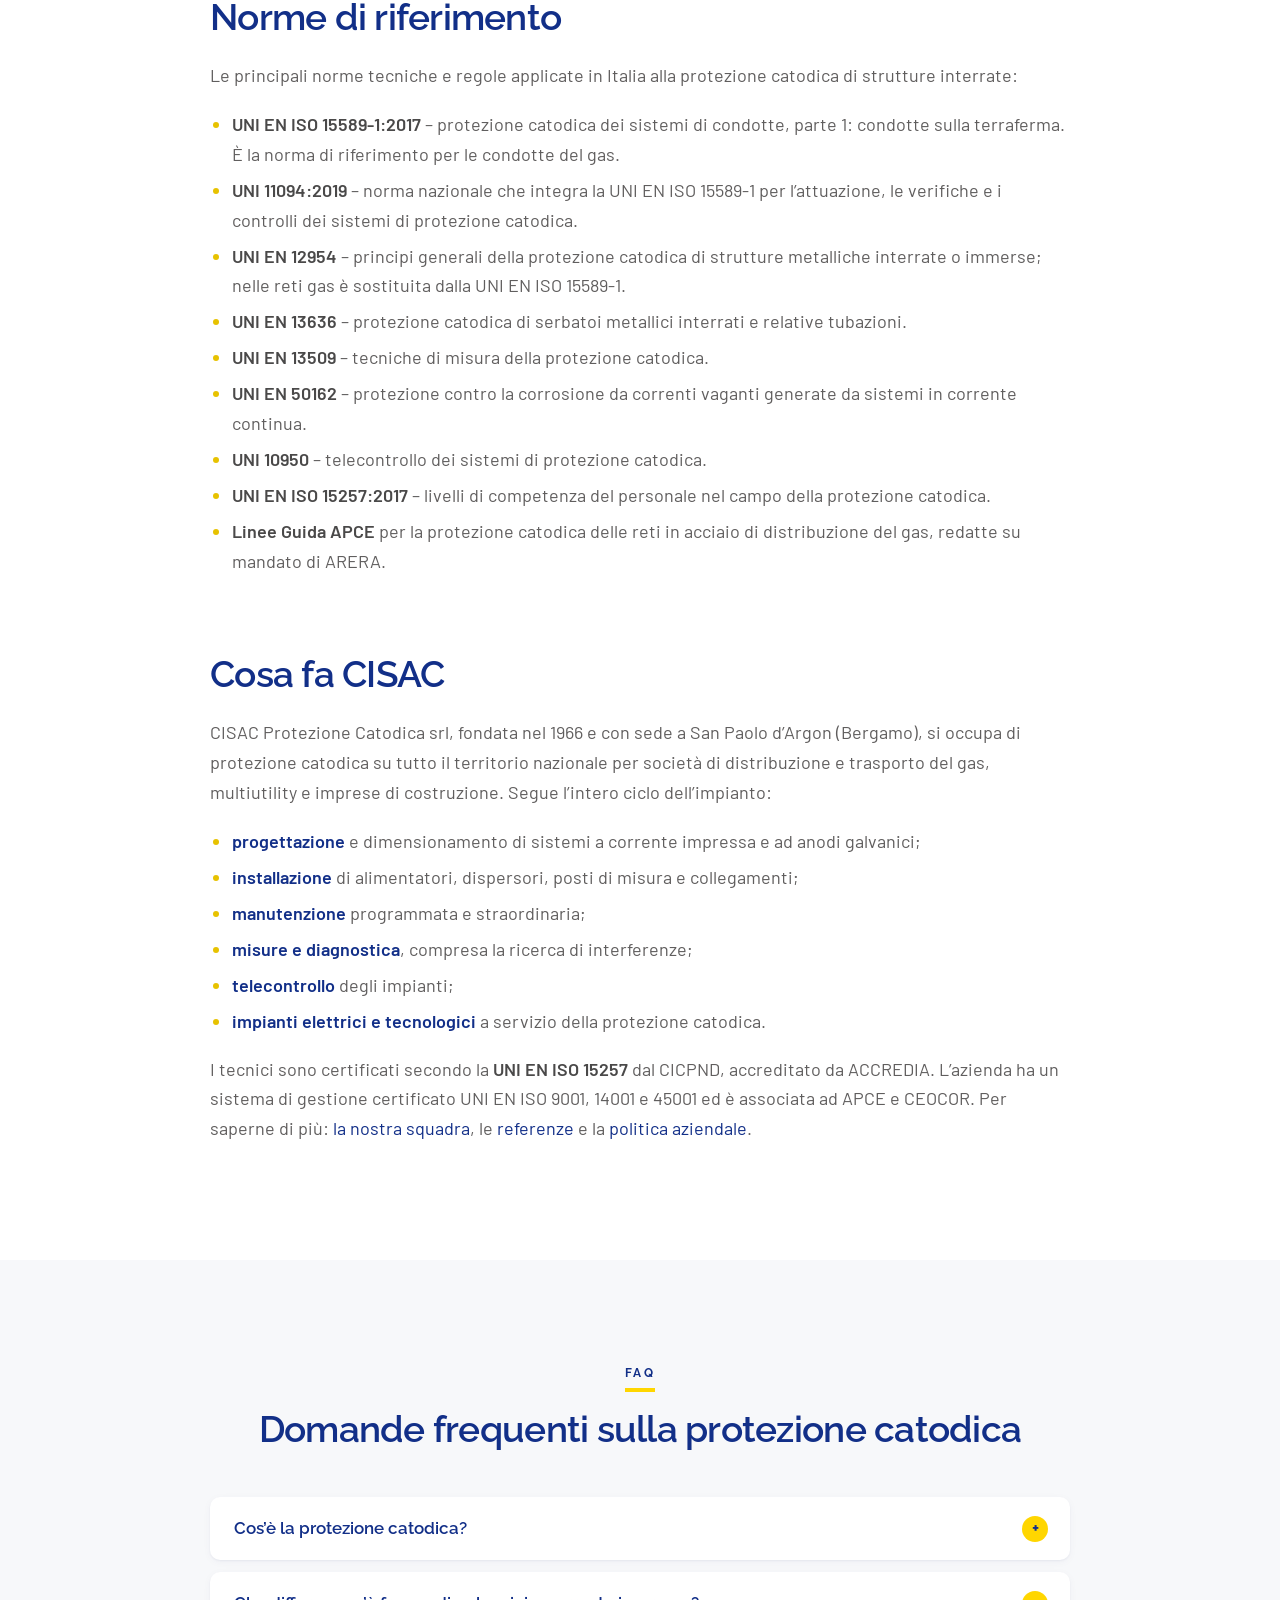
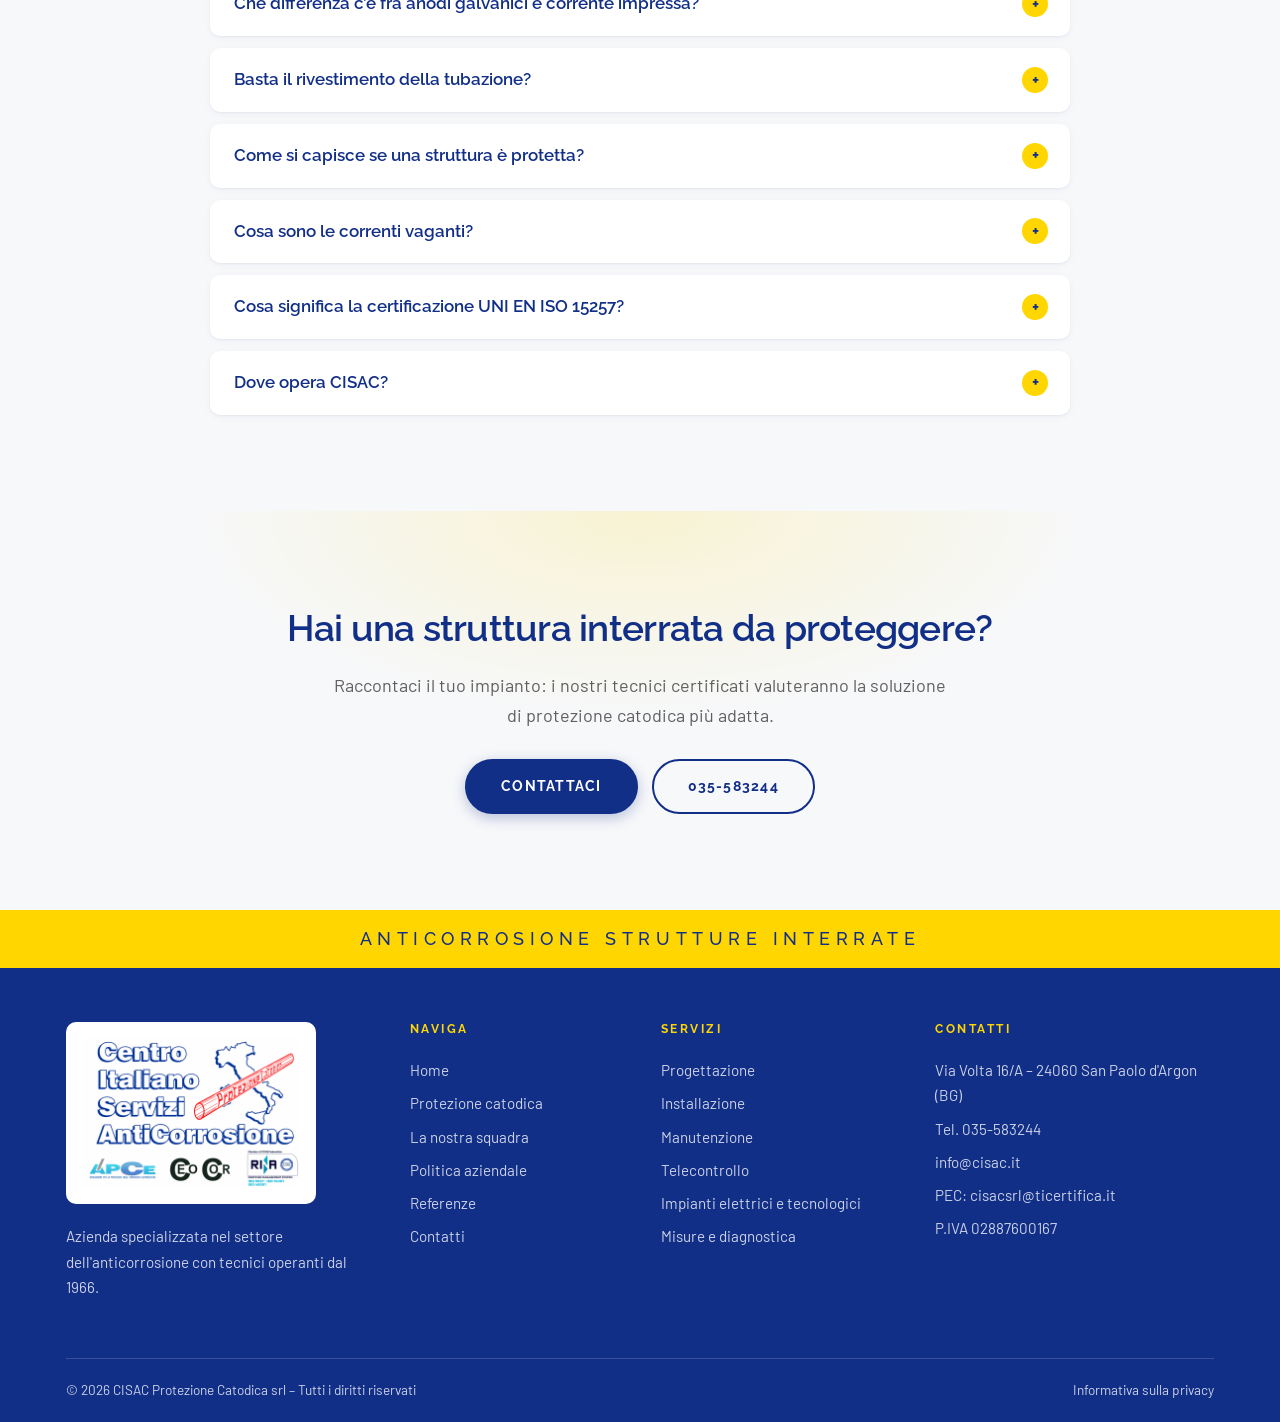
<file: protezione-catodica.html>
<!DOCTYPE html>
<html lang="it">
<head>
<meta charset="utf-8">
<meta name="viewport" content="width=device-width, initial-scale=1">
<title>CISAC – Protezione catodica | Cos’è, come funziona, norme</title>
<meta name="description" content="Cos’è la protezione catodica e come protegge condotte gas, acquedotti e serbatoi interrati: anodi galvanici, corrente impressa, misure, norme, FAQ.">
<link rel="canonical" href="https://www.cisac.it/protezione-catodica.html">
<!-- Open Graph / anteprime social -->
<meta property="og:type" content="website">
<meta property="og:locale" content="it_IT">
<meta property="og:site_name" content="CISAC Protezione Catodica srl">
<meta property="og:title" content="CISAC – Protezione catodica | Cos’è, come funziona, norme">
<meta property="og:description" content="Guida alla protezione catodica delle strutture metalliche interrate: principio, sistemi, controlli e norme di riferimento.">
<meta property="og:url" content="https://www.cisac.it/protezione-catodica.html">
<meta property="og:image" content="https://www.cisac.it/images/og-cisac.jpg">
<meta property="og:image:width" content="1200">
<meta property="og:image:height" content="630">
<meta property="og:image:alt" content="CISAC Protezione Catodica srl – anticorrosione strutture interrate dal 1966">
<meta name="twitter:card" content="summary_large_image">
<link rel="icon" href="favicon.ico" sizes="any">
<link rel="icon" type="image/png" sizes="32x32" href="images/favicon-32.png">
<link rel="icon" type="image/png" sizes="16x16" href="images/favicon-16.png">
<link rel="apple-touch-icon" href="images/apple-touch-icon.png">
<link rel="preconnect" href="https://fonts.googleapis.com">
<link rel="preconnect" href="https://fonts.gstatic.com" crossorigin>
<link href="https://fonts.googleapis.com/css2?family=Raleway:wght@300;400;500;600;700&family=Barlow:wght@300;400;500;600&display=swap" rel="stylesheet">
<link rel="stylesheet" href="css/style.css">
	<noscript><style>.reveal{opacity:1!important;transform:none!important}</style></noscript>
<script type="application/ld+json">
{
  "@context": "https://schema.org",
  "@graph": [
    {
      "@type": "WebSite",
      "@id": "https://www.cisac.it/#sito",
      "url": "https://www.cisac.it/",
      "name": "CISAC Protezione Catodica srl",
      "inLanguage": "it-IT",
      "publisher": {
        "@id": "https://www.cisac.it/#organizzazione"
      }
    },
    {
      "@type": "WebPage",
      "@id": "https://www.cisac.it/protezione-catodica.html#pagina",
      "url": "https://www.cisac.it/protezione-catodica.html",
      "name": "CISAC – Protezione catodica | Cos’è, come funziona, norme",
      "description": "Cos’è la protezione catodica e come protegge condotte gas, acquedotti e serbatoi interrati: anodi galvanici, corrente impressa, misure, norme, FAQ.",
      "isPartOf": {
        "@id": "https://www.cisac.it/#sito"
      },
      "about": {
        "@id": "https://www.cisac.it/#organizzazione"
      },
      "inLanguage": "it-IT",
      "dateModified": "2026-10-17",
      "breadcrumb": {
        "@id": "https://www.cisac.it/protezione-catodica.html#briciole"
      }
    },
    {
      "@type": "BreadcrumbList",
      "@id": "https://www.cisac.it/protezione-catodica.html#briciole",
      "itemListElement": [
        {
          "@type": "ListItem",
          "position": 1,
          "name": "Home",
          "item": "https://www.cisac.it/"
        },
        {
          "@type": "ListItem",
          "position": 2,
          "name": "Protezione catodica",
          "item": "https://www.cisac.it/protezione-catodica.html"
        }
      ]
    },
    {
      "@type": "TechArticle",
      "@id": "https://www.cisac.it/protezione-catodica.html#articolo",
      "headline": "Protezione catodica: cos’è, come funziona, norme di riferimento",
      "description": "La protezione catodica è la tecnica che impedisce la corrosione delle strutture metalliche interrate o immerse, come condotte del gas, acquedotti e serbatoi. Funziona facendo circolare una piccola corrente continua dal terreno verso il metallo, che diventa così il catodo di una cella elettrochimica e smette di corrodersi. Si realizza con anodi galvanici oppure con un impianto a corrente impressa, e va controllata nel tempo con misure periodiche.",
      "inLanguage": "it-IT",
      "about": {
        "@type": "Thing",
        "name": "Protezione catodica",
        "sameAs": [
          "https://www.wikidata.org/wiki/Q15152527",
          "https://it.wikipedia.org/wiki/Protezione_catodica",
          "https://en.wikipedia.org/wiki/Cathodic_protection"
        ]
      },
      "author": {
        "@id": "https://www.cisac.it/#organizzazione"
      },
      "publisher": {
        "@id": "https://www.cisac.it/#organizzazione"
      },
      "datePublished": "2026-10-17",
      "dateModified": "2026-10-17",
      "mainEntityOfPage": {
        "@id": "https://www.cisac.it/protezione-catodica.html#pagina"
      },
      "image": "https://www.cisac.it/images/og-cisac.jpg"
    },
    {
      "@type": "FAQPage",
      "@id": "https://www.cisac.it/protezione-catodica.html#faq",
      "inLanguage": "it-IT",
      "isPartOf": {
        "@id": "https://www.cisac.it/protezione-catodica.html#pagina"
      },
      "mainEntity": [
        {
          "@type": "Question",
          "name": "Cos’è la protezione catodica?",
          "acceptedAnswer": {
            "@type": "Answer",
            "text": "È una tecnica che impedisce la corrosione delle strutture metalliche interrate o immerse facendo circolare una corrente continua dal terreno verso il metallo. La struttura diventa il catodo di una cella elettrochimica e smette di corrodersi; a consumarsi è l’anodo, installato apposta."
          }
        },
        {
          "@type": "Question",
          "name": "Che differenza c’è fra anodi galvanici e corrente impressa?",
          "acceptedAnswer": {
            "@type": "Answer",
            "text": "Gli anodi galvanici, di magnesio, zinco o alluminio, generano la corrente da soli e si consumano al posto della struttura: sono adatti a strutture piccole o ben rivestite. I sistemi a corrente impressa usano un alimentatore collegato alla rete e un dispersore anodico: forniscono più corrente, regolabile, e proteggono reti estese."
          }
        },
        {
          "@type": "Question",
          "name": "Basta il rivestimento della tubazione?",
          "acceptedAnswer": {
            "@type": "Answer",
            "text": "No. Il rivestimento è la prima difesa ma ha sempre piccoli difetti, e proprio lì la corrosione si concentra. La protezione catodica protegge quei punti: le due misure lavorano insieme."
          }
        },
        {
          "@type": "Question",
          "name": "Come si capisce se una struttura è protetta?",
          "acceptedAnswer": {
            "@type": "Answer",
            "text": "Misurando il suo potenziale rispetto al terreno con un elettrodo di riferimento Cu/CuSO4 nei posti di misura. Per l’acciaio il criterio generale indicato dalle norme è −850 mV o più negativo, misurato senza caduta ohmica, con valori più severi in alcune condizioni del terreno."
          }
        },
        {
          "@type": "Question",
          "name": "Cosa sono le correnti vaganti?",
          "acceptedAnswer": {
            "@type": "Answer",
            "text": "Sono correnti che si disperdono nel terreno da impianti in corrente continua, come ferrovie, tranvie o altri impianti di protezione catodica. Dove escono da una struttura metallica la corrodono rapidamente. Si individuano con misure specifiche e si gestiscono secondo la UNI EN 50162."
          }
        },
        {
          "@type": "Question",
          "name": "Cosa significa la certificazione UNI EN ISO 15257?",
          "acceptedAnswer": {
            "@type": "Answer",
            "text": "È la norma che definisce i livelli di competenza del personale che opera nella protezione catodica e le regole per certificarlo, per settore di applicazione. In Italia le certificazioni sono rilasciate da organismi accreditati: quelle dei tecnici CISAC sono rilasciate dal CICPND, accreditato da ACCREDIA."
          }
        },
        {
          "@type": "Question",
          "name": "Dove opera CISAC?",
          "acceptedAnswer": {
            "@type": "Answer",
            "text": "Su tutto il territorio nazionale. La sede è in via Volta 16/A a San Paolo d’Argon, in provincia di Bergamo. Per una valutazione tecnica si può chiamare lo 035-583244 o scrivere a info@cisac.it."
          }
        }
      ]
    }
  ]
}
</script>
</head>
<body>

<header class="site-header">
	<div class="wrap">
		<div class="header-top">
			<a class="brand" href="index.html">
				<span class="brand-name"><b>CISAC</b> Protezione Catodica <span>srl</span></span>
			</a>
			<a class="pill" href="https://www.google.com/maps/search/?api=1&amp;query=CISAC+Protezione+Catodica+srl%2C+Via+Volta+16%2FA%2C+San+Paolo+d%27Argon" target="_blank" rel="noopener">
				<svg viewBox="0 0 384 512" aria-hidden="true"><path d="M192 0C86 0 0 86 0 192c0 87 122 243 168 300a30 30 0 0 0 48 0c46-57 168-213 168-300C384 86 298 0 192 0zm0 272a80 80 0 1 1 0-160 80 80 0 0 1 0 160z"/></svg> Sede: via Volta 16/A San Paolo d'Argon (BG)
			</a>
			<button class="hamburger" aria-label="Apri il menu" aria-expanded="false">
				<span></span><span></span><span></span>
			</button>
		</div>

		<div class="header-bottom">
			<nav class="main-nav" aria-label="Navigazione principale">
				<ul>
					<li><a href="index.html">Home</a></li>
					<li><a href="squadra.html">La nostra squadra</a></li>
					<li><a href="politica.html">Politica aziendale</a></li>
					<li><a href="referenze.html">Referenze</a></li>
					<li><a href="contatti.html">Contatti</a></li>
				</ul>
			</nav>
			<div class="header-contacts">
				<a class="pill" href="tel:035583244"><svg viewBox="0 0 512 512" aria-hidden="true"><path d="M164 24c-8-19-29-29-49-24L28 22A40 40 0 0 0 0 60c0 249 202 452 452 452 18 0 34-12 38-29l22-96c5-20-5-41-24-49l-104-45c-17-7-36-2-48 12l-44 53A343 343 0 0 1 121 220l53-44c14-12 19-31 12-48L164 24z"/></svg> 035-583244</a>
				<a class="pill" href="mailto:info@cisac.it"><svg viewBox="0 0 512 512" aria-hidden="true"><path d="M48 64h416c26 0 48 22 48 48v16L256 292 0 128v-16c0-26 22-48 48-48zM0 176l236 151c12 8 28 8 40 0l236-151v224c0 26-22 48-48 48H48c-26 0-48-22-48-48V176z"/></svg> info@cisac.it</a>
			</div>
		</div>
	</div>
</header>

<nav class="mobile-nav" aria-label="Navigazione mobile">
	<ul>
		<li><a href="index.html">Home</a></li>
		<li><a href="protezione-catodica.html" class="current">Protezione catodica</a></li>
		<li><a href="squadra.html">La nostra squadra</a></li>
		<li><a href="politica.html">Politica aziendale</a></li>
		<li><a href="referenze.html">Referenze</a></li>
		<li><a href="contatti.html">Contatti</a></li>
	</ul>
	<div class="mobile-contacts">
		<a class="pill" href="tel:035583244"><svg viewBox="0 0 512 512" aria-hidden="true"><path d="M164 24c-8-19-29-29-49-24L28 22A40 40 0 0 0 0 60c0 249 202 452 452 452 18 0 34-12 38-29l22-96c5-20-5-41-24-49l-104-45c-17-7-36-2-48 12l-44 53A343 343 0 0 1 121 220l53-44c14-12 19-31 12-48L164 24z"/></svg> 035-583244</a>
		<a class="pill" href="mailto:info@cisac.it"><svg viewBox="0 0 512 512" aria-hidden="true"><path d="M48 64h416c26 0 48 22 48 48v16L256 292 0 128v-16c0-26 22-48 48-48zM0 176l236 151c12 8 28 8 40 0l236-151v224c0 26-22 48-48 48H48c-26 0-48-22-48-48V176z"/></svg> info@cisac.it</a>
	</div>
</nav>

<main>

<section class="page-hero narrow">
	<div class="wrap">
		<h1>Protezione catodica</h1>
		<p class="lead-answer">La <strong>protezione catodica</strong> è la tecnica che impedisce la
		corrosione delle strutture metalliche interrate o immerse, come condotte del gas, acquedotti
		e serbatoi. Funziona facendo circolare una piccola corrente continua dal terreno verso il
		metallo, che diventa così il catodo di una cella elettrochimica e smette di corrodersi.
		Si realizza con anodi galvanici oppure con un impianto a corrente impressa, e va
		controllata nel tempo con misure periodiche.</p>
	</div>
</section>

<section>
	<div class="wrap">
		<article class="prose">

			<nav class="toc reveal" aria-label="Indice della pagina">
				<span class="toc-title">In questa pagina</span>
				<ol>
					<li><a href="#perche">Perché le strutture interrate si corrodono</a></li>
					<li><a href="#come-funziona">Come funziona la protezione catodica</a></li>
					<li><a href="#sistemi">Anodi galvanici e corrente impressa</a></li>
					<li><a href="#strutture">Quali strutture si proteggono</a></li>
					<li><a href="#controlli">Come si verifica che funzioni</a></li>
					<li><a href="#norme">Norme di riferimento</a></li>
					<li><a href="#cisac">Cosa fa CISAC</a></li>
					<li><a href="#faq">Domande frequenti</a></li>
				</ol>
			</nav>

			<h2 id="perche">Perché le strutture interrate si corrodono</h2>
			<p>Un tubo d’acciaio interrato è a contatto con il terreno umido, che contiene sali
			disciolti e conduce corrente: è un <strong>elettrolita</strong>. Sulla superficie del metallo
			si formano zone a potenziale diverso, per differenze di composizione del terreno, di
			aerazione o di umidità. Dove il metallo si comporta da <strong>anodo</strong> cede elettroni e
			si scioglie lentamente: è la corrosione. Il fenomeno è più rapido nei terreni aggressivi e
			in presenza di <strong>correnti vaganti</strong>, cioè correnti disperse nel terreno da linee
			ferroviarie e tranviarie in corrente continua o da altri impianti.</p>
			<p>Il <strong>rivestimento</strong> isolante delle tubazioni è la prima difesa, ma non è mai
			perfetto: piccoli difetti, inevitabili in posa o con l’invecchiamento, lasciano scoperto il
			metallo proprio dove la corrosione si concentra. La protezione catodica serve a proteggere
			quei punti.</p>

			<h2 id="come-funziona">Come funziona la protezione catodica</h2>
			<p>Il principio è rendere l’intera struttura il <strong>catodo</strong> di una cella
			elettrochimica. Si installa nel terreno un elettrodo, l’anodo, e si fa circolare una
			corrente continua che dall’anodo attraversa il terreno ed entra nel metallo da proteggere.
			Così il potenziale della struttura si sposta verso valori più negativi, fino alla soglia
			in cui la corrosione in pratica si arresta. A consumarsi è l’anodo, che è progettato
			per farlo.</p>
			<p>La protezione catodica <strong>non sostituisce il rivestimento, lo completa</strong>: il
			rivestimento copre quasi tutta la superficie, la corrente protegge i difetti. Più il
			rivestimento è integro, meno corrente serve.</p>

			<h2 id="sistemi">Anodi galvanici e corrente impressa</h2>
			<p>Ci sono due modi di fornire la corrente di protezione.</p>
			<h3>Anodi galvanici (o sacrificali)</h3>
			<p>Si collegano alla struttura anodi di un metallo meno nobile dell’acciaio, come magnesio,
			zinco o alluminio. La corrente nasce spontaneamente dalla differenza di potenziale fra i due
			metalli, senza alimentazione elettrica: l’anodo si consuma al posto della struttura. È la
			soluzione tipica per strutture piccole o ben rivestite, tratti di condotta isolati e serbatoi,
			o dove non c’è una linea elettrica disponibile.</p>
			<h3>Sistemi a corrente impressa</h3>
			<p>Un <strong>alimentatore</strong> (trasformatore-raddrizzatore) collegato alla rete elettrica
			impone la corrente fra la struttura e un <strong>dispersore</strong> anodico interrato, realizzato
			con materiali poco consumabili. La corrente si regola in base alle esigenze, quindi un solo
			impianto può proteggere molti chilometri di condotta. È la soluzione tipica per le reti
			estese di distribuzione e trasporto del gas e per strutture con rivestimento degradato.</p>
			<div class="table-wrap reveal">
				<table>
					<thead><tr><th scope="col"><span class="sr-only">Caratteristica</span></th><th scope="col">Anodi galvanici</th><th scope="col">Corrente impressa</th></tr></thead>
					<tbody>
						<tr><th scope="row">Alimentazione</th><td>Nessuna, corrente spontanea</td><td>Alimentatore collegato alla rete</td></tr>
						<tr><th scope="row">Corrente disponibile</th><td>Limitata</td><td>Elevata e regolabile</td></tr>
						<tr><th scope="row">Impiego tipico</th><td>Strutture piccole o ben rivestite, serbatoi</td><td>Reti estese, condotte di trasporto</td></tr>
						<tr><th scope="row">Manutenzione</th><td>Sostituzione degli anodi esauriti</td><td>Controllo di alimentatori e dispersori</td></tr>
					</tbody>
				</table>
			</div>

			<h2 id="strutture">Quali strutture si proteggono</h2>
			<ul>
				<li>Reti di <strong>distribuzione del gas</strong> in acciaio e gasdotti di trasporto.</li>
				<li><strong>Acquedotti</strong> e condotte idriche metalliche.</li>
				<li><strong>Serbatoi interrati</strong>, per esempio di gas o carburanti, e le loro tubazioni.</li>
				<li>Tubazioni industriali interrate e altre strutture metalliche a contatto con il terreno.</li>
			</ul>
			<p>Per le reti del gas la protezione catodica è anche un obbligo regolatorio: la regolazione
			ARERA della qualità del servizio di distribuzione impone ai distributori di gestirla secondo le
			norme tecniche e le Linee Guida APCE, e ne verifica il rispetto con controlli e sanzioni.</p>

			<h2 id="controlli">Come si verifica che la protezione funzioni</h2>
			<p>La grandezza di riferimento è il <strong>potenziale</strong> della struttura rispetto al
			terreno, misurato con un elettrodo di riferimento, di solito rame/solfato di rame saturo
			(Cu/CuSO<sub>4</sub>). Le norme definiscono il valore che il potenziale deve raggiungere perché
			la struttura sia protetta: per l’acciaio nella maggior parte dei terreni il criterio
			generale è <strong>−850 mV</strong> o più negativo, misurato senza la caduta ohmica, con valori
			più severi in alcune condizioni, per esempio nei terreni anaerobici.</p>
			<p>Le misure si fanno nei <strong>posti di misura</strong> distribuiti lungo la rete e vanno
			ripetute nel tempo, insieme al controllo di alimentatori, dispersori e giunti isolanti e
			alla ricerca delle interferenze da correnti vaganti. Con il <strong>telecontrollo</strong>
			molti di questi parametri si leggono a distanza: diminuiscono gli interventi di misura sul
			posto e le anomalie emergono prima.</p>

			<h2 id="norme">Norme di riferimento</h2>
			<p>Le principali norme tecniche e regole applicate in Italia alla protezione catodica di
			strutture interrate:</p>
			<ul class="norme">
				<li><strong>UNI EN ISO 15589-1:2017</strong> – protezione catodica dei sistemi di condotte,
				parte 1: condotte sulla terraferma. È la norma di riferimento per le condotte del gas.</li>
				<li><strong>UNI 11094:2019</strong> – norma nazionale che integra la UNI EN ISO 15589-1 per
				l’attuazione, le verifiche e i controlli dei sistemi di protezione catodica.</li>
				<li><strong>UNI EN 12954</strong> – principi generali della protezione catodica di strutture
				metalliche interrate o immerse; nelle reti gas è sostituita dalla UNI EN ISO 15589-1.</li>
				<li><strong>UNI EN 13636</strong> – protezione catodica di serbatoi metallici interrati e
				relative tubazioni.</li>
				<li><strong>UNI EN 13509</strong> – tecniche di misura della protezione catodica.</li>
				<li><strong>UNI EN 50162</strong> – protezione contro la corrosione da correnti vaganti
				generate da sistemi in corrente continua.</li>
				<li><strong>UNI 10950</strong> – telecontrollo dei sistemi di protezione catodica.</li>
				<li><strong>UNI EN ISO 15257:2017</strong> – livelli di competenza del personale nel campo
				della protezione catodica.</li>
				<li><strong>Linee Guida APCE</strong> per la protezione catodica delle reti in acciaio di
				distribuzione del gas, redatte su mandato di ARERA.</li>
			</ul>

			<h2 id="cisac">Cosa fa CISAC</h2>
			<p>CISAC Protezione Catodica srl, fondata nel 1966 e con sede a San Paolo d’Argon (Bergamo),
			si occupa di protezione catodica su tutto il territorio nazionale per società di
			distribuzione e trasporto del gas, multiutility e imprese di costruzione. Segue l’intero
			ciclo dell’impianto:</p>
			<ul>
				<li><strong><a href="progettazione-protezione-catodica.html">progettazione</a></strong> e dimensionamento di sistemi a corrente impressa e ad anodi
				galvanici;</li>
				<li><strong><a href="installazione-protezione-catodica.html">installazione</a></strong> di alimentatori, dispersori, posti di misura e collegamenti;</li>
				<li><strong><a href="manutenzione-protezione-catodica.html">manutenzione</a></strong> programmata e straordinaria;</li>
				<li><strong><a href="misure-protezione-catodica.html">misure e diagnostica</a></strong>, compresa la ricerca di interferenze;</li>
				<li><strong><a href="telecontrollo-protezione-catodica.html">telecontrollo</a></strong> degli impianti;</li>
				<li><strong><a href="impianti-elettrici-protezione-catodica.html">impianti elettrici e tecnologici</a></strong> a servizio della protezione catodica.</li>
			</ul>
			<p>I tecnici sono certificati secondo la <strong>UNI EN ISO 15257</strong> dal CICPND, accreditato
			da ACCREDIA. L’azienda ha un sistema di gestione certificato UNI EN ISO 9001, 14001 e 45001
			ed è associata ad APCE e CEOCOR. Per saperne di più: <a href="squadra.html">la nostra
			squadra</a>, le <a href="referenze.html">referenze</a> e la
			<a href="politica.html">politica aziendale</a>.</p>

		</article>
	</div>
</section>

<section class="sec-gray" id="faq">
	<div class="wrap">
		<div class="sec-head center reveal">
			<span class="kicker">FAQ</span>
			<h2>Domande frequenti sulla protezione catodica</h2>
		</div>
		<!-- FAQ:INIZIO – lo schema FAQPage è generato da questo markup (_strumenti/geo_build.py) -->
		<div class="faq">
			<details class="reveal">
				<summary>Cos’è la protezione catodica?</summary>
				<div><p>È una tecnica che impedisce la corrosione delle strutture metalliche interrate o
				immerse facendo circolare una corrente continua dal terreno verso il metallo. La
				struttura diventa il catodo di una cella elettrochimica e smette di corrodersi; a
				consumarsi è l’anodo, installato apposta.</p></div>
			</details>
			<details class="reveal">
				<summary>Che differenza c’è fra anodi galvanici e corrente impressa?</summary>
				<div><p>Gli anodi galvanici, di magnesio, zinco o alluminio, generano la corrente da soli e
				si consumano al posto della struttura: sono adatti a strutture piccole o ben rivestite.
				I sistemi a corrente impressa usano un alimentatore collegato alla rete e un dispersore
				anodico: forniscono più corrente, regolabile, e proteggono reti estese.</p></div>
			</details>
			<details class="reveal">
				<summary>Basta il rivestimento della tubazione?</summary>
				<div><p>No. Il rivestimento è la prima difesa ma ha sempre piccoli difetti, e proprio lì
				la corrosione si concentra. La protezione catodica protegge quei punti: le due misure
				lavorano insieme.</p></div>
			</details>
			<details class="reveal">
				<summary>Come si capisce se una struttura è protetta?</summary>
				<div><p>Misurando il suo potenziale rispetto al terreno con un elettrodo di riferimento
				Cu/CuSO<sub>4</sub> nei posti di misura. Per l’acciaio il criterio generale indicato dalle
				norme è −850 mV o più negativo, misurato senza caduta ohmica, con valori più severi in
				alcune condizioni del terreno.</p></div>
			</details>
			<details class="reveal">
				<summary>Cosa sono le correnti vaganti?</summary>
				<div><p>Sono correnti che si disperdono nel terreno da impianti in corrente continua, come
				ferrovie, tranvie o altri impianti di protezione catodica. Dove escono da una struttura
				metallica la corrodono rapidamente. Si individuano con misure specifiche e si gestiscono
				secondo la UNI EN 50162.</p></div>
			</details>
			<details class="reveal">
				<summary>Cosa significa la certificazione UNI EN ISO 15257?</summary>
				<div><p>È la norma che definisce i livelli di competenza del personale che opera nella
				protezione catodica e le regole per certificarlo, per settore di applicazione. In Italia
				le certificazioni sono rilasciate da organismi accreditati: quelle dei tecnici CISAC sono
				rilasciate dal CICPND, accreditato da ACCREDIA.</p></div>
			</details>
			<details class="reveal">
				<summary>Dove opera CISAC?</summary>
				<div><p>Su tutto il territorio nazionale. La sede è in via Volta 16/A a San Paolo d’Argon,
				in provincia di Bergamo. Per una valutazione tecnica si può chiamare lo 035-583244 o
				scrivere a info@cisac.it.</p></div>
			</details>
		</div>
		<!-- FAQ:FINE -->
	</div>
</section>

<section class="cta-banner">
	<div class="wrap">
		<h2>Hai una struttura interrata da proteggere?</h2>
		<p>Raccontaci il tuo impianto: i nostri tecnici certificati valuteranno la soluzione di
		protezione catodica più adatta.</p>
		<div class="cta-actions">
			<a href="contatti.html" class="btn btn-navy">Contattaci</a>
			<a href="tel:035583244" class="btn btn-outline">035-583244</a>
		</div>
	</div>
</section>


</main>

<div class="footer-strip">Anticorrosione strutture interrate</div>

<footer class="site-footer">
	<div class="wrap">
		<div class="footer-grid">
			<div>
				<div class="footer-logo"><img src="images/logo-cisac.png" width="880" height="608" alt="CISAC Protezione Catodica srl"></div>
				<p>Azienda specializzata nel settore dell'anticorrosione con tecnici operanti dal 1966.</p>
			</div>
			<div>
				<h4>Naviga</h4>
				<ul>
					<li><a href="index.html">Home</a></li>
					<li><a href="protezione-catodica.html">Protezione catodica</a></li>
					<li><a href="squadra.html">La nostra squadra</a></li>
					<li><a href="politica.html">Politica aziendale</a></li>
					<li><a href="referenze.html">Referenze</a></li>
					<li><a href="contatti.html">Contatti</a></li>
				</ul>
			</div>
			<div>
				<h4>Servizi</h4>
				<ul>
					<li><a href="progettazione-protezione-catodica.html">Progettazione</a></li>
					<li><a href="installazione-protezione-catodica.html">Installazione</a></li>
					<li><a href="manutenzione-protezione-catodica.html">Manutenzione</a></li>
					<li><a href="telecontrollo-protezione-catodica.html">Telecontrollo</a></li>
					<li><a href="impianti-elettrici-protezione-catodica.html">Impianti elettrici e tecnologici</a></li>
					<li><a href="misure-protezione-catodica.html">Misure e diagnostica</a></li>
				</ul>
			</div>
			<div>
				<h4>Contatti</h4>
				<ul>
					<li>Via Volta 16/A – 24060 San Paolo d'Argon (BG)</li>
					<li>Tel. <a href="tel:035583244">035-583244</a></li>
					<li><a href="mailto:info@cisac.it">info@cisac.it</a></li>
					<li>PEC: <a href="mailto:cisacsrl@ticertifica.it">cisacsrl@ticertifica.it</a></li>
					<li>P.IVA 02887600167</li>
				</ul>
			</div>
		</div>
		<div class="footer-bottom">
			<span>© <span id="year">2026</span> CISAC Protezione Catodica srl – Tutti i diritti riservati</span>
			<a href="https://www.iubenda.com/privacy-policy/50228978" target="_blank" rel="noopener">Informativa sulla privacy</a>
		</div>
	</div>
</footer>

<script src="js/main.js"></script>
</body>
</html>
</file>
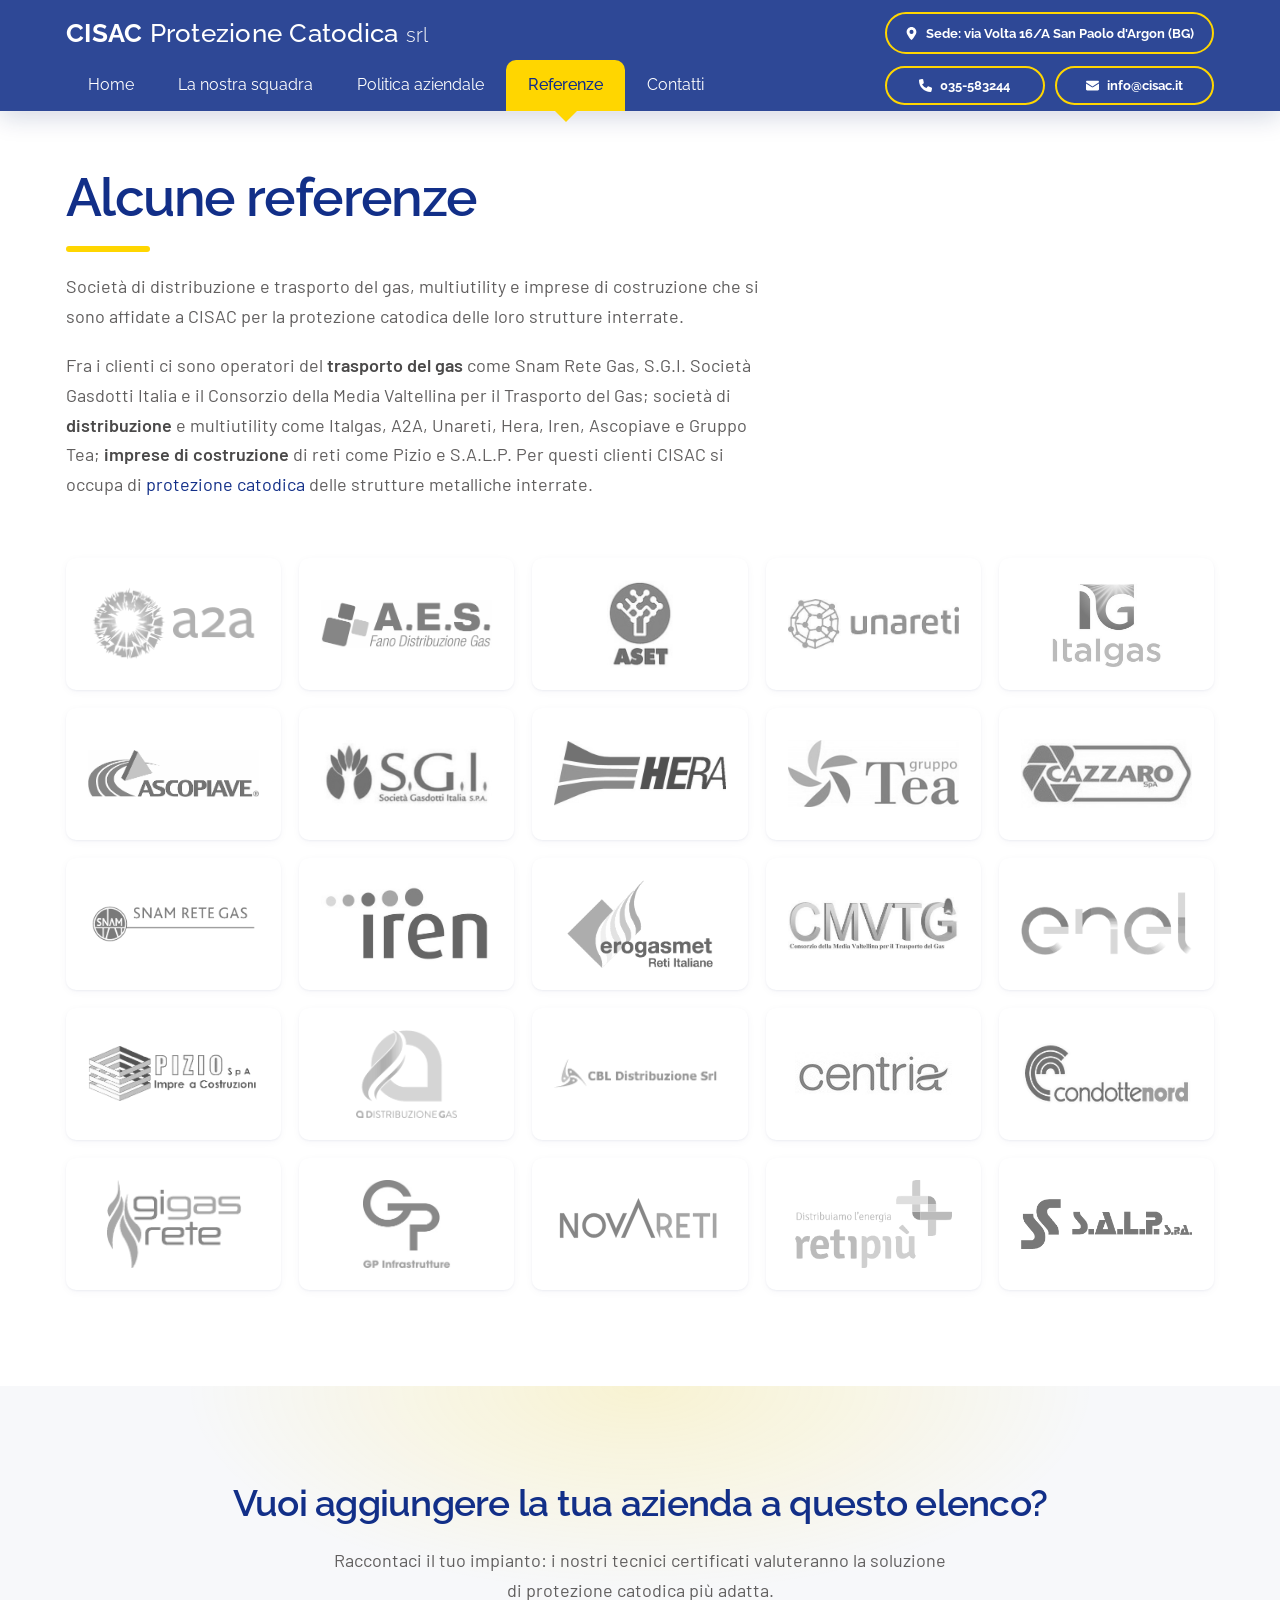
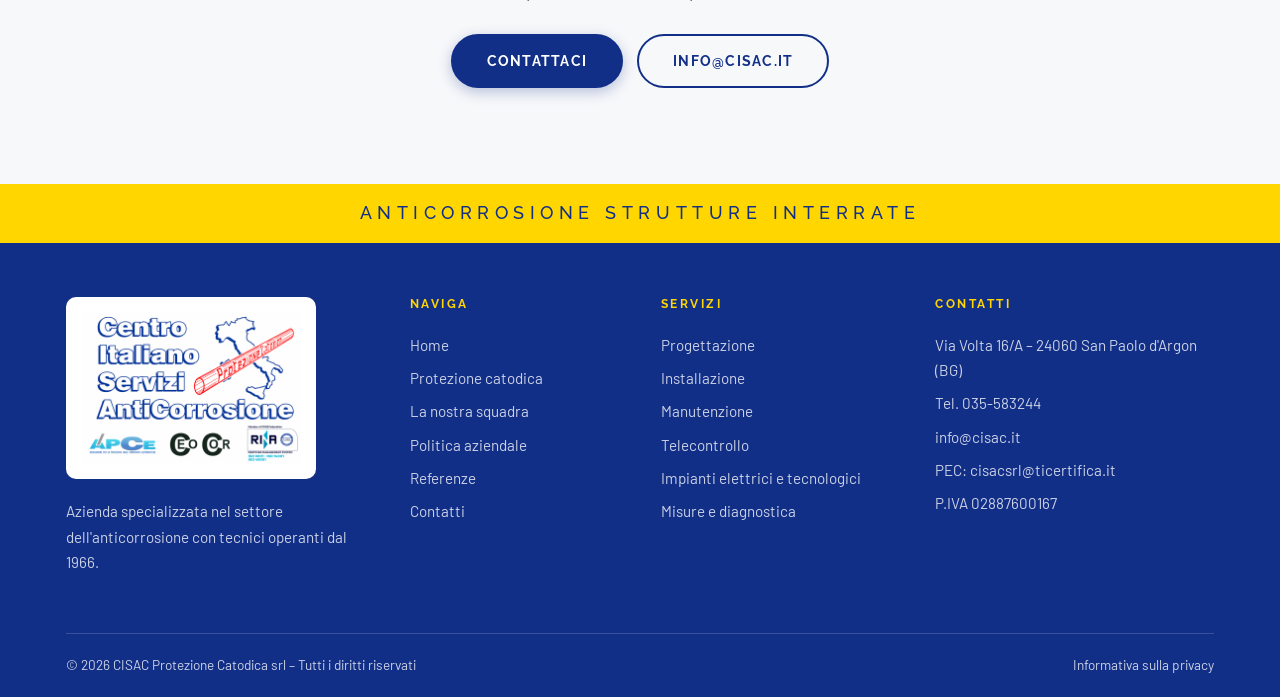
<file: referenze.html>
<!DOCTYPE html>
<html lang="it">
<head>
<meta charset="utf-8">
<meta name="viewport" content="width=device-width, initial-scale=1">
<title>CISAC – Referenze | Clienti nel gas e nell’energia</title>
<meta name="description" content="Referenze CISAC Protezione Catodica srl: Snam Rete Gas, Italgas, A2A, Enel, Hera, Iren, Unareti, Ascopiave e altri operatori di gas, energia e costruzioni.">
<link rel="canonical" href="https://www.cisac.it/referenze.html">
<!-- Open Graph / anteprime social -->
<meta property="og:type" content="website">
<meta property="og:locale" content="it_IT">
<meta property="og:site_name" content="CISAC Protezione Catodica srl">
<meta property="og:title" content="CISAC – Referenze | Clienti nel gas e nell’energia">
<meta property="og:description" content="Referenze CISAC Protezione Catodica srl: Snam Rete Gas, Italgas, A2A, Enel, Hera, Iren, Unareti, Ascopiave e altri operatori di gas, energia e costruzioni.">
<meta property="og:url" content="https://www.cisac.it/referenze.html">
<meta property="og:image" content="https://www.cisac.it/images/og-cisac.jpg">
<meta property="og:image:width" content="1200">
<meta property="og:image:height" content="630">
<meta property="og:image:alt" content="CISAC Protezione Catodica srl – anticorrosione strutture interrate dal 1966">
<meta name="twitter:card" content="summary_large_image">
<link rel="icon" href="favicon.ico" sizes="any">
<link rel="icon" type="image/png" sizes="32x32" href="images/favicon-32.png">
<link rel="icon" type="image/png" sizes="16x16" href="images/favicon-16.png">
<link rel="apple-touch-icon" href="images/apple-touch-icon.png">
<link rel="preconnect" href="https://fonts.googleapis.com">
<link rel="preconnect" href="https://fonts.gstatic.com" crossorigin>
<link href="https://fonts.googleapis.com/css2?family=Raleway:wght@300;400;500;600;700&family=Barlow:wght@300;400;500;600&display=swap" rel="stylesheet">
<link rel="stylesheet" href="css/style.css">
	<noscript><style>.reveal{opacity:1!important;transform:none!important}</style></noscript>
<script type="application/ld+json">
{
  "@context": "https://schema.org",
  "@graph": [
    {
      "@type": "WebSite",
      "@id": "https://www.cisac.it/#sito",
      "url": "https://www.cisac.it/",
      "name": "CISAC Protezione Catodica srl",
      "inLanguage": "it-IT",
      "publisher": {
        "@id": "https://www.cisac.it/#organizzazione"
      }
    },
    {
      "@type": "CollectionPage",
      "@id": "https://www.cisac.it/referenze.html#pagina",
      "url": "https://www.cisac.it/referenze.html",
      "name": "CISAC – Referenze | Clienti nel gas e nell’energia",
      "description": "Referenze CISAC Protezione Catodica srl: Snam Rete Gas, Italgas, A2A, Enel, Hera, Iren, Unareti, Ascopiave e altri operatori di gas, energia e costruzioni.",
      "isPartOf": {
        "@id": "https://www.cisac.it/#sito"
      },
      "about": {
        "@id": "https://www.cisac.it/#organizzazione"
      },
      "inLanguage": "it-IT",
      "dateModified": "2026-10-17",
      "breadcrumb": {
        "@id": "https://www.cisac.it/referenze.html#briciole"
      }
    },
    {
      "@type": "BreadcrumbList",
      "@id": "https://www.cisac.it/referenze.html#briciole",
      "itemListElement": [
        {
          "@type": "ListItem",
          "position": 1,
          "name": "Home",
          "item": "https://www.cisac.it/"
        },
        {
          "@type": "ListItem",
          "position": 2,
          "name": "Referenze",
          "item": "https://www.cisac.it/referenze.html"
        }
      ]
    },
    {
      "@type": "ItemList",
      "@id": "https://www.cisac.it/referenze.html#referenze",
      "name": "Referenze CISAC Protezione Catodica srl",
      "numberOfItems": 25,
      "itemListElement": [
        {
          "@type": "ListItem",
          "position": 1,
          "item": {
            "@type": "Organization",
            "name": "A2A"
          }
        },
        {
          "@type": "ListItem",
          "position": 2,
          "item": {
            "@type": "Organization",
            "name": "A.E.S. Fano Distribuzione Gas"
          }
        },
        {
          "@type": "ListItem",
          "position": 3,
          "item": {
            "@type": "Organization",
            "name": "ASET"
          }
        },
        {
          "@type": "ListItem",
          "position": 4,
          "item": {
            "@type": "Organization",
            "name": "Unareti"
          }
        },
        {
          "@type": "ListItem",
          "position": 5,
          "item": {
            "@type": "Organization",
            "name": "Italgas"
          }
        },
        {
          "@type": "ListItem",
          "position": 6,
          "item": {
            "@type": "Organization",
            "name": "Ascopiave"
          }
        },
        {
          "@type": "ListItem",
          "position": 7,
          "item": {
            "@type": "Organization",
            "name": "S.G.I. Società Gasdotti Italia S.p.A."
          }
        },
        {
          "@type": "ListItem",
          "position": 8,
          "item": {
            "@type": "Organization",
            "name": "Hera"
          }
        },
        {
          "@type": "ListItem",
          "position": 9,
          "item": {
            "@type": "Organization",
            "name": "Gruppo Tea"
          }
        },
        {
          "@type": "ListItem",
          "position": 10,
          "item": {
            "@type": "Organization",
            "name": "Cazzaro S.p.A."
          }
        },
        {
          "@type": "ListItem",
          "position": 11,
          "item": {
            "@type": "Organization",
            "name": "Snam Rete Gas"
          }
        },
        {
          "@type": "ListItem",
          "position": 12,
          "item": {
            "@type": "Organization",
            "name": "Iren"
          }
        },
        {
          "@type": "ListItem",
          "position": 13,
          "item": {
            "@type": "Organization",
            "name": "Erogasmet Reti Italiane"
          }
        },
        {
          "@type": "ListItem",
          "position": 14,
          "item": {
            "@type": "Organization",
            "name": "CMVTG – Consorzio della Media Valtellina per il Trasporto del Gas"
          }
        },
        {
          "@type": "ListItem",
          "position": 15,
          "item": {
            "@type": "Organization",
            "name": "Enel"
          }
        },
        {
          "@type": "ListItem",
          "position": 16,
          "item": {
            "@type": "Organization",
            "name": "Pizio S.p.A. Imprese a Costruzioni"
          }
        },
        {
          "@type": "ListItem",
          "position": 17,
          "item": {
            "@type": "Organization",
            "name": "A Distribuzione Gas"
          }
        },
        {
          "@type": "ListItem",
          "position": 18,
          "item": {
            "@type": "Organization",
            "name": "CBL Distribuzione Srl"
          }
        },
        {
          "@type": "ListItem",
          "position": 19,
          "item": {
            "@type": "Organization",
            "name": "Centria Reti Gas"
          }
        },
        {
          "@type": "ListItem",
          "position": 20,
          "item": {
            "@type": "Organization",
            "name": "Condotte Nord"
          }
        },
        {
          "@type": "ListItem",
          "position": 21,
          "item": {
            "@type": "Organization",
            "name": "Gigas Rete"
          }
        },
        {
          "@type": "ListItem",
          "position": 22,
          "item": {
            "@type": "Organization",
            "name": "GP Infrastrutture"
          }
        },
        {
          "@type": "ListItem",
          "position": 23,
          "item": {
            "@type": "Organization",
            "name": "Novareti"
          }
        },
        {
          "@type": "ListItem",
          "position": 24,
          "item": {
            "@type": "Organization",
            "name": "Retipiù"
          }
        },
        {
          "@type": "ListItem",
          "position": 25,
          "item": {
            "@type": "Organization",
            "name": "S.A.L.P. S.p.A."
          }
        }
      ]
    }
  ]
}
</script>
</head>
<body>

<header class="site-header">
	<div class="wrap">
		<div class="header-top">
			<a class="brand" href="index.html">
				<span class="brand-name"><b>CISAC</b> Protezione Catodica <span>srl</span></span>
			</a>
			<a class="pill" href="https://www.google.com/maps/search/?api=1&amp;query=CISAC+Protezione+Catodica+srl%2C+Via+Volta+16%2FA%2C+San+Paolo+d%27Argon" target="_blank" rel="noopener">
				<svg viewBox="0 0 384 512" aria-hidden="true"><path d="M192 0C86 0 0 86 0 192c0 87 122 243 168 300a30 30 0 0 0 48 0c46-57 168-213 168-300C384 86 298 0 192 0zm0 272a80 80 0 1 1 0-160 80 80 0 0 1 0 160z"/></svg> Sede: via Volta 16/A San Paolo d'Argon (BG)
			</a>
			<button class="hamburger" aria-label="Apri il menu" aria-expanded="false">
				<span></span><span></span><span></span>
			</button>
		</div>

		<div class="header-bottom">
			<nav class="main-nav" aria-label="Navigazione principale">
				<ul>
					<li><a href="index.html">Home</a></li>
					<li><a href="squadra.html">La nostra squadra</a></li>
					<li><a href="politica.html">Politica aziendale</a></li>
					<li><a href="referenze.html" class="current">Referenze</a></li>
					<li><a href="contatti.html">Contatti</a></li>
				</ul>
			</nav>
			<div class="header-contacts">
				<a class="pill" href="tel:035583244"><svg viewBox="0 0 512 512" aria-hidden="true"><path d="M164 24c-8-19-29-29-49-24L28 22A40 40 0 0 0 0 60c0 249 202 452 452 452 18 0 34-12 38-29l22-96c5-20-5-41-24-49l-104-45c-17-7-36-2-48 12l-44 53A343 343 0 0 1 121 220l53-44c14-12 19-31 12-48L164 24z"/></svg> 035-583244</a>
				<a class="pill" href="mailto:info@cisac.it"><svg viewBox="0 0 512 512" aria-hidden="true"><path d="M48 64h416c26 0 48 22 48 48v16L256 292 0 128v-16c0-26 22-48 48-48zM0 176l236 151c12 8 28 8 40 0l236-151v224c0 26-22 48-48 48H48c-26 0-48-22-48-48V176z"/></svg> info@cisac.it</a>
			</div>
		</div>
	</div>
</header>

<nav class="mobile-nav" aria-label="Navigazione mobile">
	<ul>
		<li><a href="index.html">Home</a></li>
		<li><a href="protezione-catodica.html">Protezione catodica</a></li>
		<li><a href="squadra.html">La nostra squadra</a></li>
		<li><a href="politica.html">Politica aziendale</a></li>
		<li><a href="referenze.html" class="current">Referenze</a></li>
		<li><a href="contatti.html">Contatti</a></li>
	</ul>
	<div class="mobile-contacts">
		<a class="pill" href="tel:035583244"><svg viewBox="0 0 512 512" aria-hidden="true"><path d="M164 24c-8-19-29-29-49-24L28 22A40 40 0 0 0 0 60c0 249 202 452 452 452 18 0 34-12 38-29l22-96c5-20-5-41-24-49l-104-45c-17-7-36-2-48 12l-44 53A343 343 0 0 1 121 220l53-44c14-12 19-31 12-48L164 24z"/></svg> 035-583244</a>
		<a class="pill" href="mailto:info@cisac.it"><svg viewBox="0 0 512 512" aria-hidden="true"><path d="M48 64h416c26 0 48 22 48 48v16L256 292 0 128v-16c0-26 22-48 48-48zM0 176l236 151c12 8 28 8 40 0l236-151v224c0 26-22 48-48 48H48c-26 0-48-22-48-48V176z"/></svg> info@cisac.it</a>
	</div>
</nav>

<main>

<section class="page-hero">
	<div class="wrap">
		<h1>Alcune referenze</h1>
		<p>Società di distribuzione e trasporto del gas, multiutility e imprese di costruzione che
		si sono affidate a CISAC per la protezione catodica delle loro strutture interrate.</p>
		<p>Fra i clienti ci sono operatori del <strong>trasporto del gas</strong> come Snam Rete Gas,
		S.G.I. Società Gasdotti Italia e il Consorzio della Media Valtellina per il Trasporto del Gas;
		società di <strong>distribuzione</strong> e multiutility come Italgas, A2A, Unareti, Hera, Iren,
		Ascopiave e Gruppo Tea; <strong>imprese di costruzione</strong> di reti come Pizio e S.A.L.P.
		Per questi clienti CISAC si occupa di
		<a href="protezione-catodica.html">protezione catodica</a> delle strutture metalliche
		interrate.</p>
	</div>
</section>

<section>
	<div class="wrap">
		<div class="logo-grid reveal">
			<div class="logo-cell"><img src="images/referenze/a2a.png" width="358" height="168" alt="A2A" loading="lazy"></div>
			<div class="logo-cell"><img src="images/referenze/aes-fano.png" width="404" height="113" alt="A.E.S. Fano Distribuzione Gas" loading="lazy"></div>
			<div class="logo-cell"><img src="images/referenze/aset.jpg" width="139" height="183" alt="ASET" loading="lazy"></div>
			<div class="logo-cell"><img src="images/referenze/unareti.jpg" width="415" height="121" alt="Unareti" loading="lazy"></div>
			<div class="logo-cell"><img src="images/referenze/italgas.jpg" width="440" height="336" alt="Italgas" loading="lazy"></div>
			<div class="logo-cell"><img src="images/referenze/ascopiave.png" width="429" height="117" alt="Ascopiave" loading="lazy"></div>
			<div class="logo-cell"><img src="images/referenze/sgi.jpg" width="440" height="171" alt="S.G.I. Società Gasdotti Italia S.p.A." loading="lazy"></div>
			<div class="logo-cell"><img src="images/referenze/hera.jpg" width="440" height="168" alt="Hera" loading="lazy"></div>
			<div class="logo-cell"><img src="images/referenze/gruppo-tea.png" width="210" height="83" alt="Gruppo Tea" loading="lazy"></div>
			<div class="logo-cell"><img src="images/referenze/cazzaro.jpg" width="200" height="81" alt="Cazzaro S.p.A." loading="lazy"></div>
			<div class="logo-cell"><img src="images/referenze/snam-rete-gas.png" width="440" height="113" alt="Snam Rete Gas" loading="lazy"></div>
			<div class="logo-cell"><img src="images/referenze/iren.jpg" width="440" height="207" alt="Iren" loading="lazy"></div>
			<div class="logo-cell"><img src="images/referenze/erogasmet.png" width="200" height="121" alt="Erogasmet Reti Italiane" loading="lazy"></div>
			<div class="logo-cell"><img src="images/referenze/cmvtg.jpg" width="403" height="125" alt="CMVTG – Consorzio della Media Valtellina per il Trasporto del Gas" loading="lazy"></div>
			<div class="logo-cell"><img src="images/referenze/enel.png" width="440" height="161" alt="Enel" loading="lazy"></div>
			<div class="logo-cell"><img src="images/referenze/pizio.png" width="404" height="131" alt="Pizio S.p.A. Imprese a Costruzioni" loading="lazy"></div>
			<div class="logo-cell"><img src="images/referenze/adistribuzione-gas.png" width="440" height="382" alt="A Distribuzione Gas" loading="lazy"></div>
			<div class="logo-cell"><img src="images/referenze/cbl-distribuzione.gif" width="350" height="61" alt="CBL Distribuzione Srl" loading="lazy"></div>
			<div class="logo-cell"><img src="images/referenze/centria.jpg" width="157" height="43" alt="Centria Reti Gas" loading="lazy"></div>
			<div class="logo-cell"><img src="images/referenze/condotte-nord.png" width="210" height="75" alt="Condotte Nord" loading="lazy"></div>
			<div class="logo-cell"><img src="images/referenze/gigas-rete.png" width="140" height="90" alt="Gigas Rete" loading="lazy"></div>
			<div class="logo-cell"><img src="images/referenze/gp-infrastrutture.jpg" width="380" height="378" alt="GP Infrastrutture" loading="lazy"></div>
			<div class="logo-cell"><img src="images/referenze/novareti.svg" width="694" height="239" alt="Novareti" loading="lazy"></div>
			<div class="logo-cell"><img src="images/referenze/retipiu.png" width="250" height="140" alt="Retipiù" loading="lazy"></div>
			<div class="logo-cell"><img src="images/referenze/salp.png" width="316" height="92" alt="S.A.L.P. S.p.A." loading="lazy"></div>
		</div>
	</div>
</section>

<section class="cta-banner">
	<div class="wrap">
		<h2>Vuoi aggiungere la tua azienda a questo elenco?</h2>
		<p>Raccontaci il tuo impianto: i nostri tecnici certificati valuteranno la soluzione di
		protezione catodica più adatta.</p>
		<div class="cta-actions">
			<a href="contatti.html" class="btn btn-navy">Contattaci</a>
			<a href="mailto:info@cisac.it" class="btn btn-outline">info@cisac.it</a>
		</div>
	</div>
</section>

</main>

<div class="footer-strip">Anticorrosione strutture interrate</div>

<footer class="site-footer">
	<div class="wrap">
		<div class="footer-grid">
			<div>
				<div class="footer-logo"><img src="images/logo-cisac.png" width="880" height="608" alt="CISAC Protezione Catodica srl"></div>
				<p>Azienda specializzata nel settore dell'anticorrosione con tecnici operanti dal 1966.</p>
			</div>
			<div>
				<h4>Naviga</h4>
				<ul>
					<li><a href="index.html">Home</a></li>
					<li><a href="protezione-catodica.html">Protezione catodica</a></li>
					<li><a href="squadra.html">La nostra squadra</a></li>
					<li><a href="politica.html">Politica aziendale</a></li>
					<li><a href="referenze.html">Referenze</a></li>
					<li><a href="contatti.html">Contatti</a></li>
				</ul>
			</div>
			<div>
				<h4>Servizi</h4>
				<ul>
					<li><a href="progettazione-protezione-catodica.html">Progettazione</a></li>
					<li><a href="installazione-protezione-catodica.html">Installazione</a></li>
					<li><a href="manutenzione-protezione-catodica.html">Manutenzione</a></li>
					<li><a href="telecontrollo-protezione-catodica.html">Telecontrollo</a></li>
					<li><a href="impianti-elettrici-protezione-catodica.html">Impianti elettrici e tecnologici</a></li>
					<li><a href="misure-protezione-catodica.html">Misure e diagnostica</a></li>
				</ul>
			</div>
			<div>
				<h4>Contatti</h4>
				<ul>
					<li>Via Volta 16/A – 24060 San Paolo d'Argon (BG)</li>
					<li>Tel. <a href="tel:035583244">035-583244</a></li>
					<li><a href="mailto:info@cisac.it">info@cisac.it</a></li>
					<li>PEC: <a href="mailto:cisacsrl@ticertifica.it">cisacsrl@ticertifica.it</a></li>
					<li>P.IVA 02887600167</li>
				</ul>
			</div>
		</div>
		<div class="footer-bottom">
			<span>© <span id="year">2026</span> CISAC Protezione Catodica srl – Tutti i diritti riservati</span>
			<a href="https://www.iubenda.com/privacy-policy/50228978" target="_blank" rel="noopener">Informativa sulla privacy</a>
		</div>
	</div>
</footer>

<script src="js/main.js"></script>
</body>
</html>
</file>
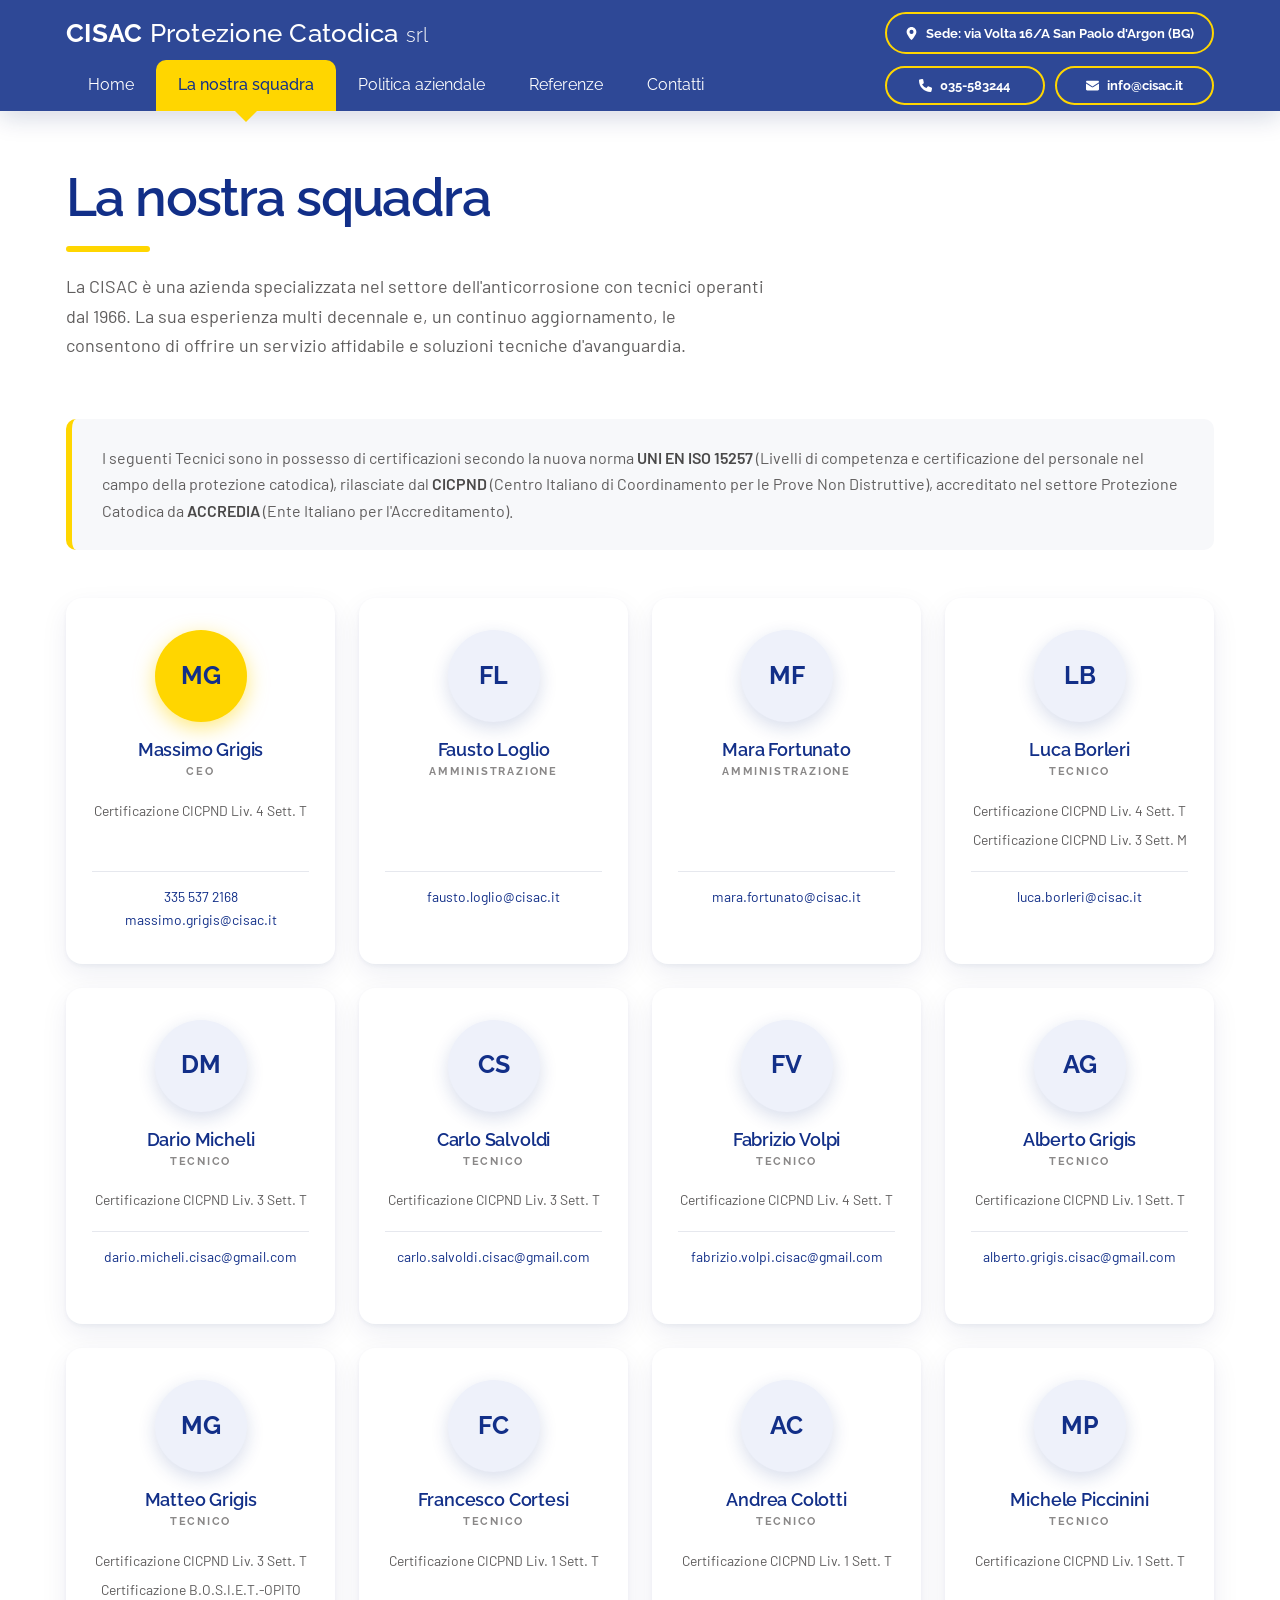
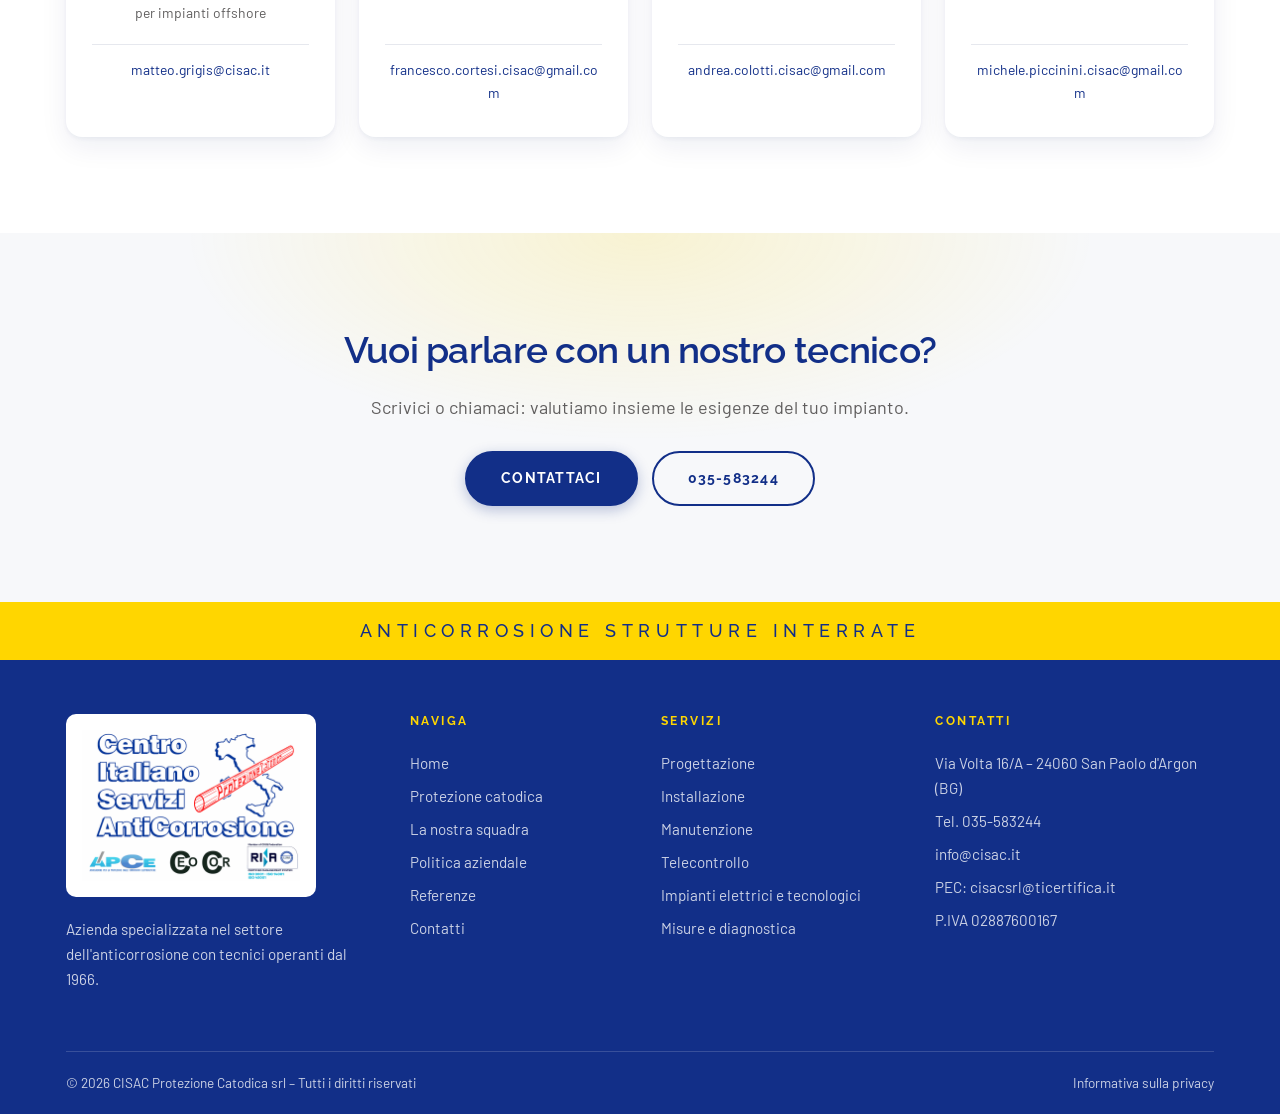
<file: squadra.html>
<!DOCTYPE html>
<html lang="it">
<head>
<meta charset="utf-8">
<meta name="viewport" content="width=device-width, initial-scale=1">
<title>CISAC – La nostra squadra | Tecnici certificati CICPND</title>
<meta name="description" content="I tecnici CISAC sono certificati secondo la norma UNI EN ISO 15257 dal CICPND, accreditato nel settore Protezione Catodica da ACCREDIA.">
<link rel="canonical" href="https://www.cisac.it/squadra.html">
<!-- Open Graph / anteprime social -->
<meta property="og:type" content="website">
<meta property="og:locale" content="it_IT">
<meta property="og:site_name" content="CISAC Protezione Catodica srl">
<meta property="og:title" content="CISAC – La nostra squadra | Tecnici certificati CICPND">
<meta property="og:description" content="Tecnici certificati UNI EN ISO 15257 – CICPND / ACCREDIA.">
<meta property="og:url" content="https://www.cisac.it/squadra.html">
<meta property="og:image" content="https://www.cisac.it/images/og-cisac.jpg">
<meta property="og:image:width" content="1200">
<meta property="og:image:height" content="630">
<meta property="og:image:alt" content="CISAC Protezione Catodica srl – anticorrosione strutture interrate dal 1966">
<meta name="twitter:card" content="summary_large_image">
<link rel="icon" href="favicon.ico" sizes="any">
<link rel="icon" type="image/png" sizes="32x32" href="images/favicon-32.png">
<link rel="icon" type="image/png" sizes="16x16" href="images/favicon-16.png">
<link rel="apple-touch-icon" href="images/apple-touch-icon.png">
<link rel="preconnect" href="https://fonts.googleapis.com">
<link rel="preconnect" href="https://fonts.gstatic.com" crossorigin>
<link href="https://fonts.googleapis.com/css2?family=Raleway:wght@300;400;500;600;700&family=Barlow:wght@300;400;500;600&display=swap" rel="stylesheet">
<link rel="stylesheet" href="css/style.css">
	<noscript><style>.reveal{opacity:1!important;transform:none!important}</style></noscript>
<script type="application/ld+json">
{
  "@context": "https://schema.org",
  "@graph": [
    {
      "@type": "WebSite",
      "@id": "https://www.cisac.it/#sito",
      "url": "https://www.cisac.it/",
      "name": "CISAC Protezione Catodica srl",
      "inLanguage": "it-IT",
      "publisher": {
        "@id": "https://www.cisac.it/#organizzazione"
      }
    },
    {
      "@type": "AboutPage",
      "@id": "https://www.cisac.it/squadra.html#pagina",
      "url": "https://www.cisac.it/squadra.html",
      "name": "CISAC – La nostra squadra | Tecnici certificati CICPND",
      "description": "I tecnici CISAC sono certificati secondo la norma UNI EN ISO 15257 dal CICPND, accreditato nel settore Protezione Catodica da ACCREDIA.",
      "isPartOf": {
        "@id": "https://www.cisac.it/#sito"
      },
      "about": {
        "@id": "https://www.cisac.it/#organizzazione"
      },
      "inLanguage": "it-IT",
      "dateModified": "2026-10-16",
      "breadcrumb": {
        "@id": "https://www.cisac.it/squadra.html#briciole"
      }
    },
    {
      "@type": "BreadcrumbList",
      "@id": "https://www.cisac.it/squadra.html#briciole",
      "itemListElement": [
        {
          "@type": "ListItem",
          "position": 1,
          "name": "Home",
          "item": "https://www.cisac.it/"
        },
        {
          "@type": "ListItem",
          "position": 2,
          "name": "La nostra squadra",
          "item": "https://www.cisac.it/squadra.html"
        }
      ]
    },
    {
      "@type": "ItemList",
      "@id": "https://www.cisac.it/squadra.html#squadra",
      "name": "Squadra CISAC Protezione Catodica srl",
      "numberOfItems": 12,
      "itemListElement": [
        {
          "@type": "ListItem",
          "position": 1,
          "item": {
            "@type": "Person",
            "name": "Massimo Grigis",
            "jobTitle": "CEO",
            "worksFor": {
              "@id": "https://www.cisac.it/#organizzazione"
            },
            "email": "massimo.grigis@cisac.it",
            "hasCredential": [
              {
                "@type": "EducationalOccupationalCredential",
                "name": "Certificazione CICPND Liv. 4 Sett. T",
                "credentialCategory": "Certificazione professionale",
                "recognizedBy": {
                  "@type": "Organization",
                  "name": "CICPND – Centro Italiano di Coordinamento per le Prove Non Distruttive"
                }
              }
            ]
          }
        },
        {
          "@type": "ListItem",
          "position": 2,
          "item": {
            "@type": "Person",
            "name": "Fausto Loglio",
            "jobTitle": "Amministrazione",
            "worksFor": {
              "@id": "https://www.cisac.it/#organizzazione"
            },
            "email": "fausto.loglio@cisac.it"
          }
        },
        {
          "@type": "ListItem",
          "position": 3,
          "item": {
            "@type": "Person",
            "name": "Mara Fortunato",
            "jobTitle": "Amministrazione",
            "worksFor": {
              "@id": "https://www.cisac.it/#organizzazione"
            },
            "email": "mara.fortunato@cisac.it"
          }
        },
        {
          "@type": "ListItem",
          "position": 4,
          "item": {
            "@type": "Person",
            "name": "Luca Borleri",
            "jobTitle": "Tecnico",
            "worksFor": {
              "@id": "https://www.cisac.it/#organizzazione"
            },
            "email": "luca.borleri@cisac.it",
            "hasCredential": [
              {
                "@type": "EducationalOccupationalCredential",
                "name": "Certificazione CICPND Liv. 4 Sett. T",
                "credentialCategory": "Certificazione professionale",
                "recognizedBy": {
                  "@type": "Organization",
                  "name": "CICPND – Centro Italiano di Coordinamento per le Prove Non Distruttive"
                }
              },
              {
                "@type": "EducationalOccupationalCredential",
                "name": "Certificazione CICPND Liv. 3 Sett. M",
                "credentialCategory": "Certificazione professionale",
                "recognizedBy": {
                  "@type": "Organization",
                  "name": "CICPND – Centro Italiano di Coordinamento per le Prove Non Distruttive"
                }
              }
            ]
          }
        },
        {
          "@type": "ListItem",
          "position": 5,
          "item": {
            "@type": "Person",
            "name": "Dario Micheli",
            "jobTitle": "Tecnico",
            "worksFor": {
              "@id": "https://www.cisac.it/#organizzazione"
            },
            "email": "dario.micheli.cisac@gmail.com",
            "hasCredential": [
              {
                "@type": "EducationalOccupationalCredential",
                "name": "Certificazione CICPND Liv. 3 Sett. T",
                "credentialCategory": "Certificazione professionale",
                "recognizedBy": {
                  "@type": "Organization",
                  "name": "CICPND – Centro Italiano di Coordinamento per le Prove Non Distruttive"
                }
              }
            ]
          }
        },
        {
          "@type": "ListItem",
          "position": 6,
          "item": {
            "@type": "Person",
            "name": "Carlo Salvoldi",
            "jobTitle": "Tecnico",
            "worksFor": {
              "@id": "https://www.cisac.it/#organizzazione"
            },
            "email": "carlo.salvoldi.cisac@gmail.com",
            "hasCredential": [
              {
                "@type": "EducationalOccupationalCredential",
                "name": "Certificazione CICPND Liv. 3 Sett. T",
                "credentialCategory": "Certificazione professionale",
                "recognizedBy": {
                  "@type": "Organization",
                  "name": "CICPND – Centro Italiano di Coordinamento per le Prove Non Distruttive"
                }
              }
            ]
          }
        },
        {
          "@type": "ListItem",
          "position": 7,
          "item": {
            "@type": "Person",
            "name": "Fabrizio Volpi",
            "jobTitle": "Tecnico",
            "worksFor": {
              "@id": "https://www.cisac.it/#organizzazione"
            },
            "email": "fabrizio.volpi.cisac@gmail.com",
            "hasCredential": [
              {
                "@type": "EducationalOccupationalCredential",
                "name": "Certificazione CICPND Liv. 4 Sett. T",
                "credentialCategory": "Certificazione professionale",
                "recognizedBy": {
                  "@type": "Organization",
                  "name": "CICPND – Centro Italiano di Coordinamento per le Prove Non Distruttive"
                }
              }
            ]
          }
        },
        {
          "@type": "ListItem",
          "position": 8,
          "item": {
            "@type": "Person",
            "name": "Alberto Grigis",
            "jobTitle": "Tecnico",
            "worksFor": {
              "@id": "https://www.cisac.it/#organizzazione"
            },
            "email": "alberto.grigis.cisac@gmail.com",
            "hasCredential": [
              {
                "@type": "EducationalOccupationalCredential",
                "name": "Certificazione CICPND Liv. 1 Sett. T",
                "credentialCategory": "Certificazione professionale",
                "recognizedBy": {
                  "@type": "Organization",
                  "name": "CICPND – Centro Italiano di Coordinamento per le Prove Non Distruttive"
                }
              }
            ]
          }
        },
        {
          "@type": "ListItem",
          "position": 9,
          "item": {
            "@type": "Person",
            "name": "Matteo Grigis",
            "jobTitle": "Tecnico",
            "worksFor": {
              "@id": "https://www.cisac.it/#organizzazione"
            },
            "email": "matteo.grigis@cisac.it",
            "hasCredential": [
              {
                "@type": "EducationalOccupationalCredential",
                "name": "Certificazione CICPND Liv. 3 Sett. T",
                "credentialCategory": "Certificazione professionale",
                "recognizedBy": {
                  "@type": "Organization",
                  "name": "CICPND – Centro Italiano di Coordinamento per le Prove Non Distruttive"
                }
              },
              {
                "@type": "EducationalOccupationalCredential",
                "name": "Certificazione B.O.S.I.E.T.-OPITO per impianti offshore",
                "credentialCategory": "Certificazione professionale",
                "recognizedBy": {
                  "@type": "Organization",
                  "name": "OPITO"
                }
              }
            ]
          }
        },
        {
          "@type": "ListItem",
          "position": 10,
          "item": {
            "@type": "Person",
            "name": "Francesco Cortesi",
            "jobTitle": "Tecnico",
            "worksFor": {
              "@id": "https://www.cisac.it/#organizzazione"
            },
            "email": "francesco.cortesi.cisac@gmail.com",
            "hasCredential": [
              {
                "@type": "EducationalOccupationalCredential",
                "name": "Certificazione CICPND Liv. 1 Sett. T",
                "credentialCategory": "Certificazione professionale",
                "recognizedBy": {
                  "@type": "Organization",
                  "name": "CICPND – Centro Italiano di Coordinamento per le Prove Non Distruttive"
                }
              }
            ]
          }
        },
        {
          "@type": "ListItem",
          "position": 11,
          "item": {
            "@type": "Person",
            "name": "Andrea Colotti",
            "jobTitle": "Tecnico",
            "worksFor": {
              "@id": "https://www.cisac.it/#organizzazione"
            },
            "email": "andrea.colotti.cisac@gmail.com",
            "hasCredential": [
              {
                "@type": "EducationalOccupationalCredential",
                "name": "Certificazione CICPND Liv. 1 Sett. T",
                "credentialCategory": "Certificazione professionale",
                "recognizedBy": {
                  "@type": "Organization",
                  "name": "CICPND – Centro Italiano di Coordinamento per le Prove Non Distruttive"
                }
              }
            ]
          }
        },
        {
          "@type": "ListItem",
          "position": 12,
          "item": {
            "@type": "Person",
            "name": "Michele Piccinini",
            "jobTitle": "Tecnico",
            "worksFor": {
              "@id": "https://www.cisac.it/#organizzazione"
            },
            "email": "michele.piccinini.cisac@gmail.com",
            "hasCredential": [
              {
                "@type": "EducationalOccupationalCredential",
                "name": "Certificazione CICPND Liv. 1 Sett. T",
                "credentialCategory": "Certificazione professionale",
                "recognizedBy": {
                  "@type": "Organization",
                  "name": "CICPND – Centro Italiano di Coordinamento per le Prove Non Distruttive"
                }
              }
            ]
          }
        }
      ]
    }
  ]
}
</script>
</head>
<body>

<header class="site-header">
	<div class="wrap">
		<div class="header-top">
			<a class="brand" href="index.html">
				<span class="brand-name"><b>CISAC</b> Protezione Catodica <span>srl</span></span>
			</a>
			<a class="pill" href="https://www.google.com/maps/search/?api=1&amp;query=CISAC+Protezione+Catodica+srl%2C+Via+Volta+16%2FA%2C+San+Paolo+d%27Argon" target="_blank" rel="noopener">
				<svg viewBox="0 0 384 512" aria-hidden="true"><path d="M192 0C86 0 0 86 0 192c0 87 122 243 168 300a30 30 0 0 0 48 0c46-57 168-213 168-300C384 86 298 0 192 0zm0 272a80 80 0 1 1 0-160 80 80 0 0 1 0 160z"/></svg> Sede: via Volta 16/A San Paolo d'Argon (BG)
			</a>
			<button class="hamburger" aria-label="Apri il menu" aria-expanded="false">
				<span></span><span></span><span></span>
			</button>
		</div>

		<div class="header-bottom">
			<nav class="main-nav" aria-label="Navigazione principale">
				<ul>
					<li><a href="index.html">Home</a></li>
					<li><a href="squadra.html" class="current">La nostra squadra</a></li>
					<li><a href="politica.html">Politica aziendale</a></li>
					<li><a href="referenze.html">Referenze</a></li>
					<li><a href="contatti.html">Contatti</a></li>
				</ul>
			</nav>
			<div class="header-contacts">
				<a class="pill" href="tel:035583244"><svg viewBox="0 0 512 512" aria-hidden="true"><path d="M164 24c-8-19-29-29-49-24L28 22A40 40 0 0 0 0 60c0 249 202 452 452 452 18 0 34-12 38-29l22-96c5-20-5-41-24-49l-104-45c-17-7-36-2-48 12l-44 53A343 343 0 0 1 121 220l53-44c14-12 19-31 12-48L164 24z"/></svg> 035-583244</a>
				<a class="pill" href="mailto:info@cisac.it"><svg viewBox="0 0 512 512" aria-hidden="true"><path d="M48 64h416c26 0 48 22 48 48v16L256 292 0 128v-16c0-26 22-48 48-48zM0 176l236 151c12 8 28 8 40 0l236-151v224c0 26-22 48-48 48H48c-26 0-48-22-48-48V176z"/></svg> info@cisac.it</a>
			</div>
		</div>
	</div>
</header>

<nav class="mobile-nav" aria-label="Navigazione mobile">
	<ul>
		<li><a href="index.html">Home</a></li>
		<li><a href="protezione-catodica.html">Protezione catodica</a></li>
		<li><a href="squadra.html" class="current">La nostra squadra</a></li>
		<li><a href="politica.html">Politica aziendale</a></li>
		<li><a href="referenze.html">Referenze</a></li>
		<li><a href="contatti.html">Contatti</a></li>
	</ul>
	<div class="mobile-contacts">
		<a class="pill" href="tel:035583244"><svg viewBox="0 0 512 512" aria-hidden="true"><path d="M164 24c-8-19-29-29-49-24L28 22A40 40 0 0 0 0 60c0 249 202 452 452 452 18 0 34-12 38-29l22-96c5-20-5-41-24-49l-104-45c-17-7-36-2-48 12l-44 53A343 343 0 0 1 121 220l53-44c14-12 19-31 12-48L164 24z"/></svg> 035-583244</a>
		<a class="pill" href="mailto:info@cisac.it"><svg viewBox="0 0 512 512" aria-hidden="true"><path d="M48 64h416c26 0 48 22 48 48v16L256 292 0 128v-16c0-26 22-48 48-48zM0 176l236 151c12 8 28 8 40 0l236-151v224c0 26-22 48-48 48H48c-26 0-48-22-48-48V176z"/></svg> info@cisac.it</a>
	</div>
</nav>

<main>

<section class="page-hero">
	<div class="wrap">
		<h1>La nostra squadra</h1>
		<p>La CISAC è una azienda specializzata nel settore dell'anticorrosione con tecnici operanti
		dal 1966. La sua esperienza multi decennale e, un continuo aggiornamento, le consentono di
		offrire un servizio affidabile e soluzioni tecniche d'avanguardia.</p>
	</div>
</section>

<section>
	<div class="wrap">
		<div class="team-note reveal">
			<p>I seguenti Tecnici sono in possesso di certificazioni secondo la nuova norma
			<strong>UNI EN ISO 15257</strong> (Livelli di competenza e certificazione del personale
			nel campo della protezione catodica), rilasciate dal <strong>CICPND</strong> (Centro
			Italiano di Coordinamento per le Prove Non Distruttive), accreditato nel settore
			Protezione Catodica da <strong>ACCREDIA</strong> (Ente Italiano per l'Accreditamento).</p>
		</div>

		<div class="team-grid">

			<article class="member lead reveal">
				<div class="avatar">MG</div>
				<h3>Massimo Grigis</h3>
				<div class="role">CEO</div>
				<ul class="certs"><li>Certificazione CICPND Liv. 4 Sett. T</li></ul>
				<div class="contacts">
					<a href="tel:+393355372168">335 537 2168</a>
					<a href="mailto:massimo.grigis@cisac.it">massimo.grigis@cisac.it</a>
				</div>
			</article>

			<article class="member reveal">
				<div class="avatar">FL</div>
				<h3>Fausto Loglio</h3>
				<div class="role">Amministrazione</div>
				<ul class="certs"></ul>
				<div class="contacts">
					<a href="mailto:fausto.loglio@cisac.it">fausto.loglio@cisac.it</a>
				</div>
			</article>

			<article class="member reveal">
				<div class="avatar">MF</div>
				<h3>Mara Fortunato</h3>
				<div class="role">Amministrazione</div>
				<ul class="certs"></ul>
				<div class="contacts">
					<a href="mailto:mara.fortunato@cisac.it">mara.fortunato@cisac.it</a>
				</div>
			</article>

			<article class="member reveal">
				<div class="avatar">LB</div>
				<h3>Luca Borleri</h3>
				<div class="role">Tecnico</div>
				<ul class="certs">
					<li>Certificazione CICPND Liv. 4 Sett. T</li>
					<li>Certificazione CICPND Liv. 3 Sett. M</li>
				</ul>
				<div class="contacts">
					<a href="mailto:luca.borleri@cisac.it">luca.borleri@cisac.it</a>
				</div>
			</article>

			<article class="member reveal">
				<div class="avatar">DM</div>
				<h3>Dario Micheli</h3>
				<div class="role">Tecnico</div>
				<ul class="certs"><li>Certificazione CICPND Liv. 3 Sett. T</li></ul>
				<div class="contacts">
					<a href="mailto:dario.micheli.cisac@gmail.com">dario.micheli.cisac@gmail.com</a>
				</div>
			</article>

			<article class="member reveal">
				<div class="avatar">CS</div>
				<h3>Carlo Salvoldi</h3>
				<div class="role">Tecnico</div>
				<ul class="certs"><li>Certificazione CICPND Liv. 3 Sett. T</li></ul>
				<div class="contacts">
					<a href="mailto:carlo.salvoldi.cisac@gmail.com">carlo.salvoldi.cisac@gmail.com</a>
				</div>
			</article>

			<article class="member reveal">
				<div class="avatar">FV</div>
				<h3>Fabrizio Volpi</h3>
				<div class="role">Tecnico</div>
				<ul class="certs"><li>Certificazione CICPND Liv. 4 Sett. T</li></ul>
				<div class="contacts">
					<a href="mailto:fabrizio.volpi.cisac@gmail.com">fabrizio.volpi.cisac@gmail.com</a>
				</div>
			</article>

			<article class="member reveal">
				<div class="avatar">AG</div>
				<h3>Alberto Grigis</h3>
				<div class="role">Tecnico</div>
				<ul class="certs"><li>Certificazione CICPND Liv. 1 Sett. T</li></ul>
				<div class="contacts">
					<a href="mailto:alberto.grigis.cisac@gmail.com">alberto.grigis.cisac@gmail.com</a>
				</div>
			</article>

			<article class="member reveal">
				<div class="avatar">MG</div>
				<h3>Matteo Grigis</h3>
				<div class="role">Tecnico</div>
				<ul class="certs">
					<li>Certificazione CICPND Liv. 3 Sett. T</li>
					<li>Certificazione B.O.S.I.E.T.-OPITO per impianti offshore</li>
				</ul>
				<div class="contacts">
					<a href="mailto:matteo.grigis@cisac.it">matteo.grigis@cisac.it</a>
				</div>
			</article>


			<article class="member reveal">
				<div class="avatar">FC</div>
				<h3>Francesco Cortesi</h3>
				<div class="role">Tecnico</div>
				<ul class="certs"><li>Certificazione CICPND Liv. 1 Sett. T</li></ul>
				<div class="contacts">
					<a href="mailto:francesco.cortesi.cisac@gmail.com">francesco.cortesi.cisac@gmail.com</a>
				</div>
			</article>


			<article class="member reveal">
				<div class="avatar">AC</div>
				<h3>Andrea Colotti</h3>
				<div class="role">Tecnico</div>
				<ul class="certs"><li>Certificazione CICPND Liv. 1 Sett. T</li></ul>
				<div class="contacts">
					<a href="mailto:andrea.colotti.cisac@gmail.com">andrea.colotti.cisac@gmail.com</a>
				</div>
			</article>

			<article class="member reveal">
				<div class="avatar">MP</div>
				<h3>Michele Piccinini</h3>
				<div class="role">Tecnico</div>
				<ul class="certs"><li>Certificazione CICPND Liv. 1 Sett. T</li></ul>
				<div class="contacts">
					<a href="mailto:michele.piccinini.cisac@gmail.com">michele.piccinini.cisac@gmail.com</a>
				</div>
			</article>

		</div>
	</div>
</section>

<section class="cta-banner">
	<div class="wrap">
		<h2>Vuoi parlare con un nostro tecnico?</h2>
		<p>Scrivici o chiamaci: valutiamo insieme le esigenze del tuo impianto.</p>
		<div class="cta-actions">
			<a href="contatti.html" class="btn btn-navy">Contattaci</a>
			<a href="tel:035583244" class="btn btn-outline">035-583244</a>
		</div>
	</div>
</section>

</main>

<div class="footer-strip">Anticorrosione strutture interrate</div>

<footer class="site-footer">
	<div class="wrap">
		<div class="footer-grid">
			<div>
				<div class="footer-logo"><img src="images/logo-cisac.png" width="880" height="608" alt="CISAC Protezione Catodica srl"></div>
				<p>Azienda specializzata nel settore dell'anticorrosione con tecnici operanti dal 1966.</p>
			</div>
			<div>
				<h4>Naviga</h4>
				<ul>
					<li><a href="index.html">Home</a></li>
					<li><a href="protezione-catodica.html">Protezione catodica</a></li>
					<li><a href="squadra.html">La nostra squadra</a></li>
					<li><a href="politica.html">Politica aziendale</a></li>
					<li><a href="referenze.html">Referenze</a></li>
					<li><a href="contatti.html">Contatti</a></li>
				</ul>
			</div>
			<div>
				<h4>Servizi</h4>
				<ul>
					<li><a href="progettazione-protezione-catodica.html">Progettazione</a></li>
					<li><a href="installazione-protezione-catodica.html">Installazione</a></li>
					<li><a href="manutenzione-protezione-catodica.html">Manutenzione</a></li>
					<li><a href="telecontrollo-protezione-catodica.html">Telecontrollo</a></li>
					<li><a href="impianti-elettrici-protezione-catodica.html">Impianti elettrici e tecnologici</a></li>
					<li><a href="misure-protezione-catodica.html">Misure e diagnostica</a></li>
				</ul>
			</div>
			<div>
				<h4>Contatti</h4>
				<ul>
					<li>Via Volta 16/A – 24060 San Paolo d'Argon (BG)</li>
					<li>Tel. <a href="tel:035583244">035-583244</a></li>
					<li><a href="mailto:info@cisac.it">info@cisac.it</a></li>
					<li>PEC: <a href="mailto:cisacsrl@ticertifica.it">cisacsrl@ticertifica.it</a></li>
					<li>P.IVA 02887600167</li>
				</ul>
			</div>
		</div>
		<div class="footer-bottom">
			<span>© <span id="year">2026</span> CISAC Protezione Catodica srl – Tutti i diritti riservati</span>
			<a href="https://www.iubenda.com/privacy-policy/50228978" target="_blank" rel="noopener">Informativa sulla privacy</a>
		</div>
	</div>
</footer>

<script src="js/main.js"></script>
</body>
</html>
</file>
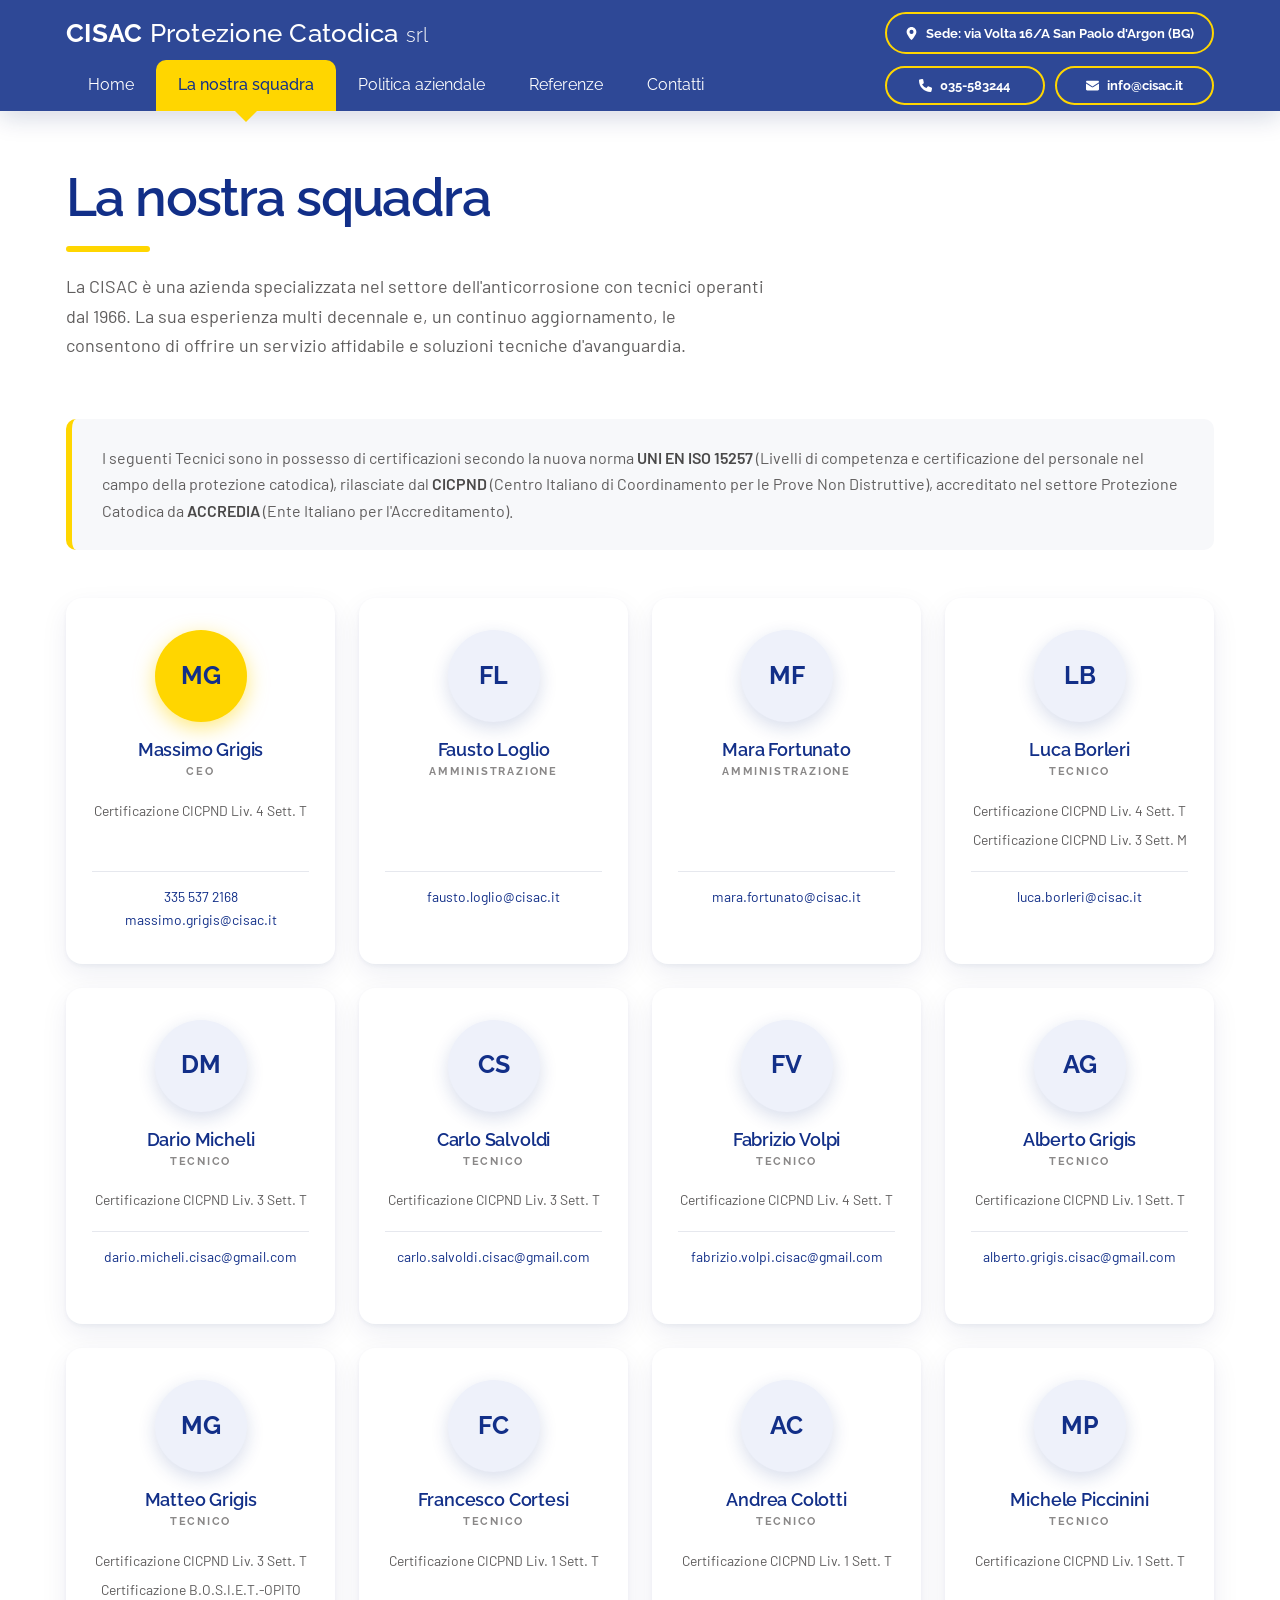
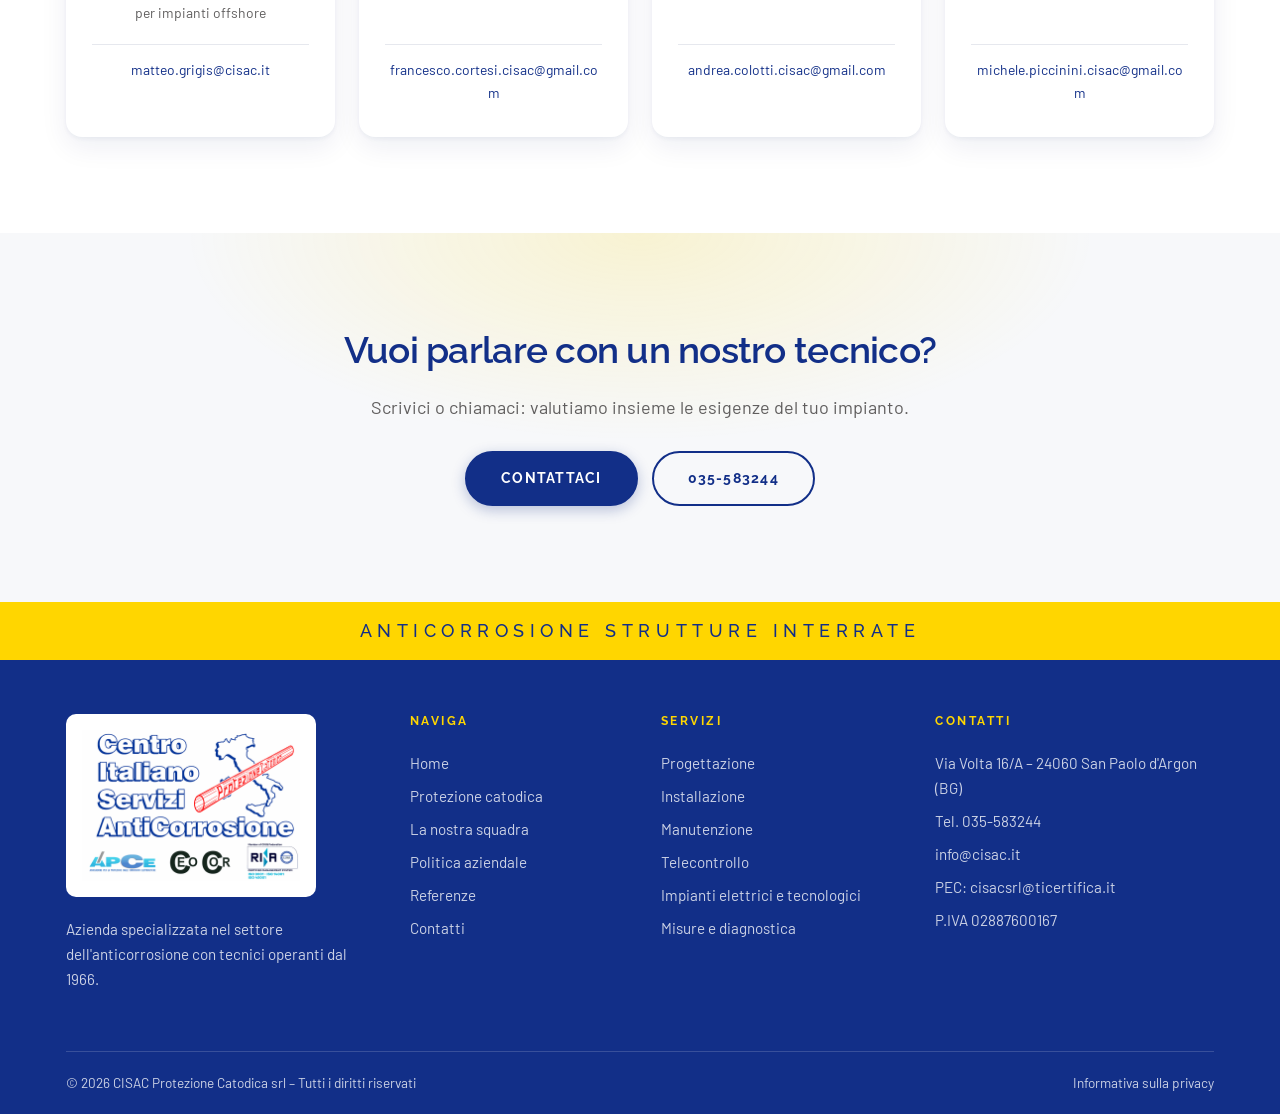
<file: team.html>
<!DOCTYPE html>
<html lang="it">
<head>
<meta charset="utf-8">
<title>CISAC – La nostra squadra</title>
<!-- Vecchio indirizzo del sito Wix (/team), indicizzato da Google. GitHub Pages non fa
     redirect lato server: un meta refresh a 0 secondi viene trattato da Google come
     spostamento definitivo. Non va messo nella sitemap.
     NIENTE "noindex" qui: Google sconsiglia di combinarlo con rel=canonical, perché il
     noindex può essere trasferito alla pagina di destinazione (squadra.html), che invece
     deve restare indicizzata. Il canonical da solo basta: in Search Console la pagina
     risulta infatti "Pagina alternativa con tag canonical appropriato". -->
<link rel="canonical" href="https://www.cisac.it/squadra.html">
<meta http-equiv="refresh" content="0; url=/squadra.html">
<script>location.replace('/squadra.html' + location.hash);</script>
</head>
<body>
<p>La pagina si è spostata: <a href="/squadra.html">La nostra squadra</a>.</p>
</body>
</html>
</file>
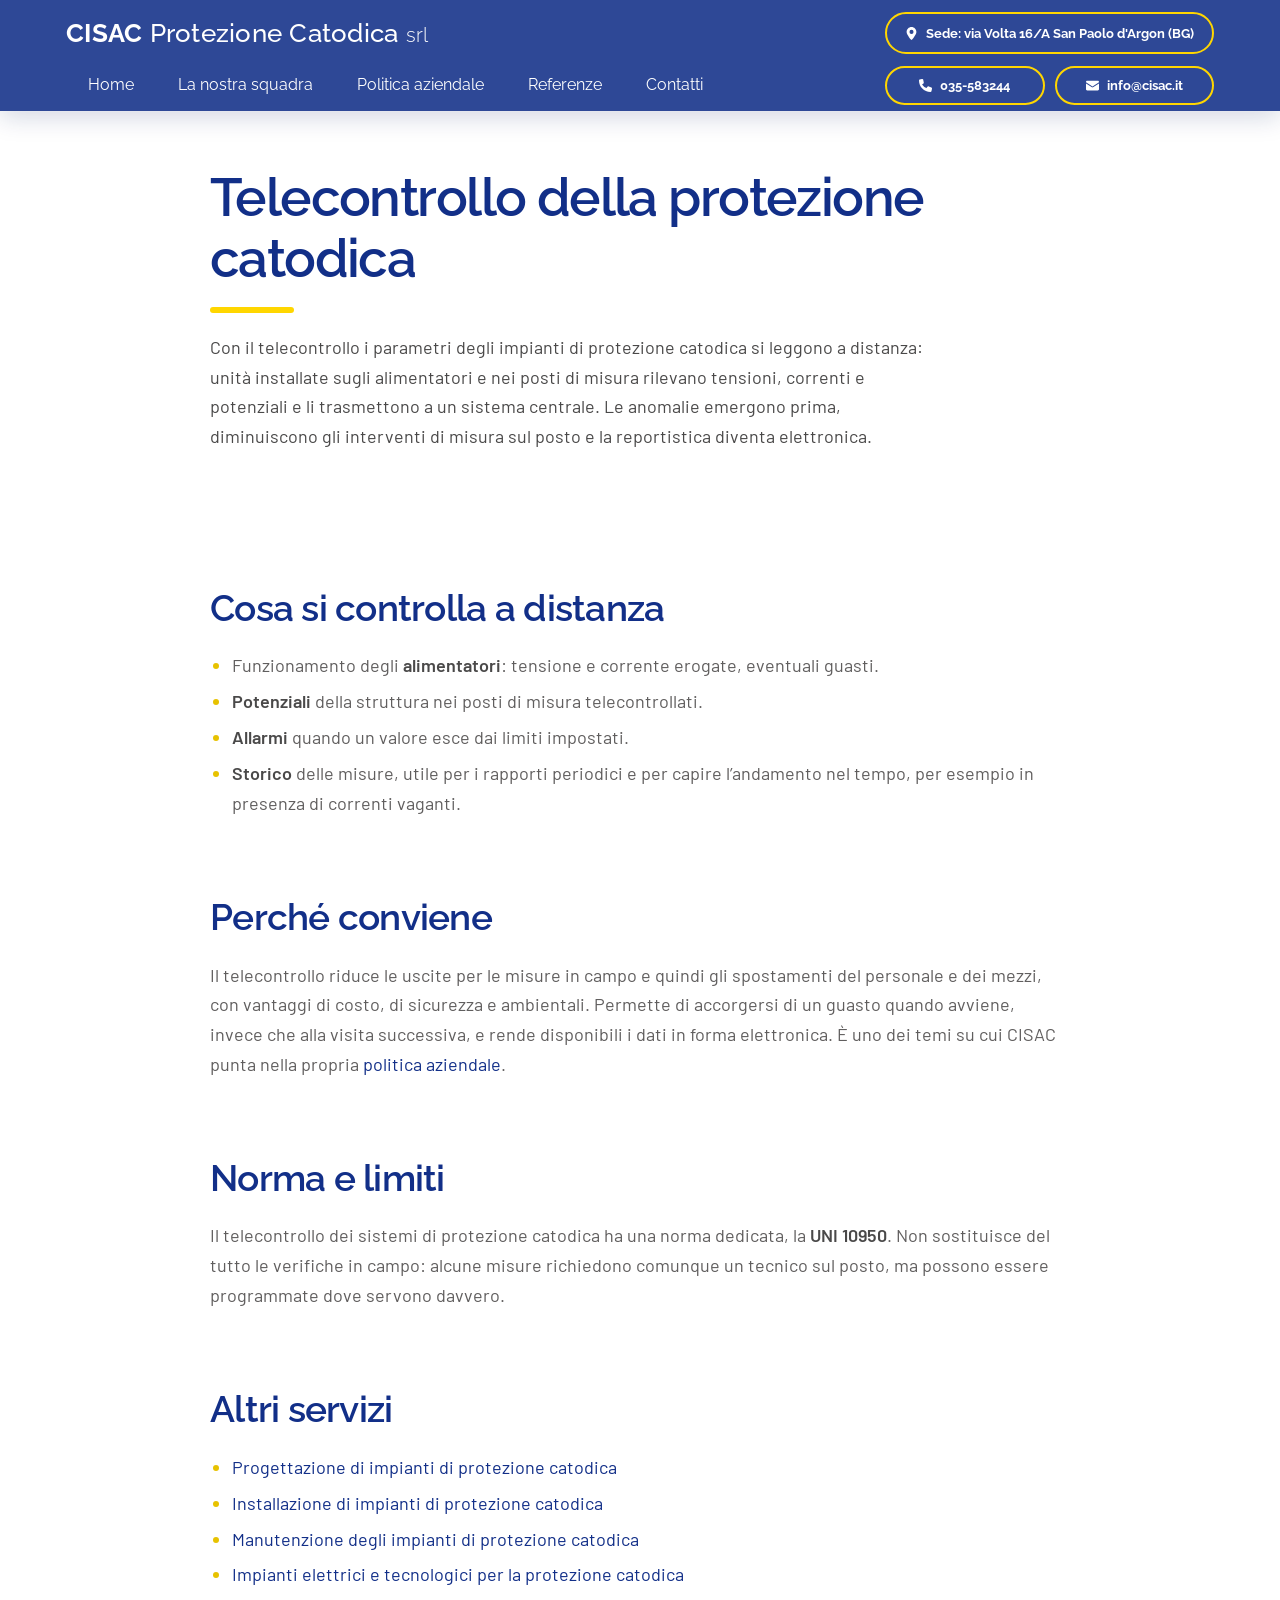
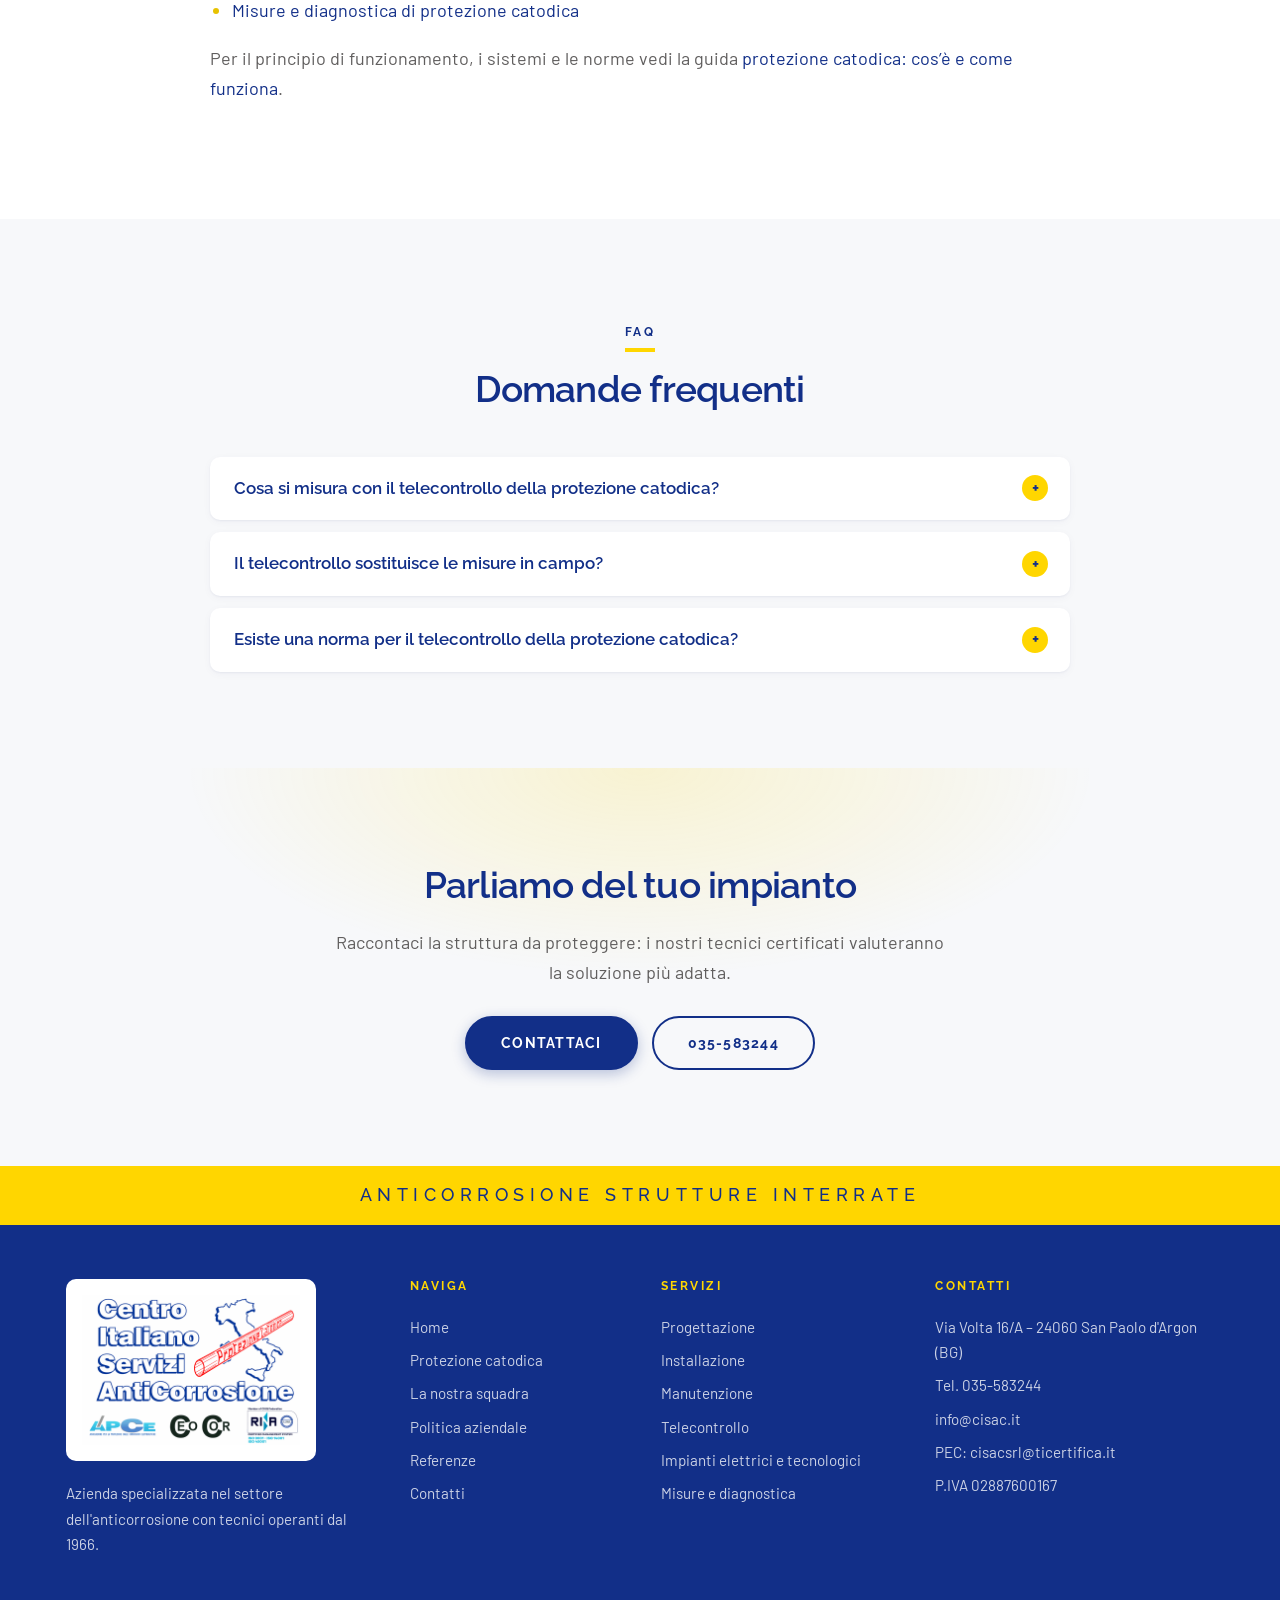
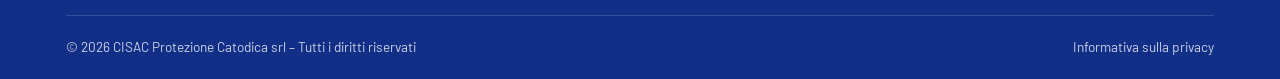
<file: telecontrollo-protezione-catodica.html>
<!DOCTYPE html>
<html lang="it">
<head>
<meta charset="utf-8">
<meta name="viewport" content="width=device-width, initial-scale=1">
<title>CISAC – Telecontrollo protezione catodica | Monitoraggio a distanza</title>
<meta name="description" content="Telecontrollo degli impianti di protezione catodica: misure a distanza su alimentatori e posti di misura, allarmi, storico dei dati e meno interventi in campo.">
<link rel="canonical" href="https://www.cisac.it/telecontrollo-protezione-catodica.html">
<!-- Open Graph / anteprime social -->
<meta property="og:type" content="website">
<meta property="og:locale" content="it_IT">
<meta property="og:site_name" content="CISAC Protezione Catodica srl">
<meta property="og:title" content="CISAC – Telecontrollo protezione catodica | Monitoraggio a distanza">
<meta property="og:description" content="Telecontrollo degli impianti di protezione catodica: misure a distanza su alimentatori e posti di misura, allarmi, storico dei dati e meno interventi in campo.">
<meta property="og:url" content="https://www.cisac.it/telecontrollo-protezione-catodica.html">
<meta property="og:image" content="https://www.cisac.it/images/og-cisac.jpg">
<meta property="og:image:width" content="1200">
<meta property="og:image:height" content="630">
<meta property="og:image:alt" content="CISAC Protezione Catodica srl – anticorrosione strutture interrate dal 1966">
<meta name="twitter:card" content="summary_large_image">
<link rel="icon" href="favicon.ico" sizes="any">
<link rel="icon" type="image/png" sizes="32x32" href="images/favicon-32.png">
<link rel="icon" type="image/png" sizes="16x16" href="images/favicon-16.png">
<link rel="apple-touch-icon" href="images/apple-touch-icon.png">
<link rel="preconnect" href="https://fonts.googleapis.com">
<link rel="preconnect" href="https://fonts.gstatic.com" crossorigin>
<link href="https://fonts.googleapis.com/css2?family=Raleway:wght@300;400;500;600;700&family=Barlow:wght@300;400;500;600&display=swap" rel="stylesheet">
<link rel="stylesheet" href="css/style.css">
	<noscript><style>.reveal{opacity:1!important;transform:none!important}</style></noscript>
<script type="application/ld+json">
{
  "@context": "https://schema.org",
  "@graph": [
    {
      "@type": "WebSite",
      "@id": "https://www.cisac.it/#sito",
      "url": "https://www.cisac.it/",
      "name": "CISAC Protezione Catodica srl",
      "inLanguage": "it-IT",
      "publisher": {
        "@id": "https://www.cisac.it/#organizzazione"
      }
    },
    {
      "@type": "WebPage",
      "@id": "https://www.cisac.it/telecontrollo-protezione-catodica.html#pagina",
      "url": "https://www.cisac.it/telecontrollo-protezione-catodica.html",
      "name": "CISAC – Telecontrollo protezione catodica | Monitoraggio a distanza",
      "description": "Telecontrollo degli impianti di protezione catodica: misure a distanza su alimentatori e posti di misura, allarmi, storico dei dati e meno interventi in campo.",
      "isPartOf": {
        "@id": "https://www.cisac.it/#sito"
      },
      "about": {
        "@id": "https://www.cisac.it/#organizzazione"
      },
      "inLanguage": "it-IT",
      "dateModified": "2026-10-18",
      "breadcrumb": {
        "@id": "https://www.cisac.it/telecontrollo-protezione-catodica.html#briciole"
      }
    },
    {
      "@type": "BreadcrumbList",
      "@id": "https://www.cisac.it/telecontrollo-protezione-catodica.html#briciole",
      "itemListElement": [
        {
          "@type": "ListItem",
          "position": 1,
          "name": "Home",
          "item": "https://www.cisac.it/"
        },
        {
          "@type": "ListItem",
          "position": 2,
          "name": "Telecontrollo",
          "item": "https://www.cisac.it/telecontrollo-protezione-catodica.html"
        }
      ]
    },
    {
      "@type": "Service",
      "@id": "https://www.cisac.it/telecontrollo-protezione-catodica.html#servizio",
      "name": "Telecontrollo della protezione catodica",
      "serviceType": "Telecontrollo di impianti di protezione catodica",
      "description": "Con il telecontrollo i parametri degli impianti di protezione catodica si leggono a distanza: unità installate sugli alimentatori e nei posti di misura rilevano tensioni, correnti e potenziali e li trasmettono a un sistema centrale. Le anomalie emergono prima, diminuiscono gli interventi di misura sul posto e la reportistica diventa elettronica.",
      "provider": {
        "@id": "https://www.cisac.it/#organizzazione"
      },
      "areaServed": {
        "@type": "Country",
        "name": "Italia"
      },
      "url": "https://www.cisac.it/telecontrollo-protezione-catodica.html",
      "category": "Protezione catodica",
      "about": {
        "@type": "Thing",
        "name": "Protezione catodica",
        "sameAs": [
          "https://www.wikidata.org/wiki/Q15152527",
          "https://it.wikipedia.org/wiki/Protezione_catodica",
          "https://en.wikipedia.org/wiki/Cathodic_protection"
        ]
      },
      "mainEntityOfPage": {
        "@id": "https://www.cisac.it/telecontrollo-protezione-catodica.html#pagina"
      }
    },
    {
      "@type": "FAQPage",
      "@id": "https://www.cisac.it/telecontrollo-protezione-catodica.html#faq",
      "inLanguage": "it-IT",
      "isPartOf": {
        "@id": "https://www.cisac.it/telecontrollo-protezione-catodica.html#pagina"
      },
      "mainEntity": [
        {
          "@type": "Question",
          "name": "Cosa si misura con il telecontrollo della protezione catodica?",
          "acceptedAnswer": {
            "@type": "Answer",
            "text": "Tensioni e correnti degli alimentatori e i potenziali della struttura nei posti di misura telecontrollati, con allarmi quando un valore esce dai limiti e uno storico delle misure."
          }
        },
        {
          "@type": "Question",
          "name": "Il telecontrollo sostituisce le misure in campo?",
          "acceptedAnswer": {
            "@type": "Answer",
            "text": "Non del tutto. Riduce molto gli interventi di misura sul posto e segnala subito le anomalie, ma alcune verifiche richiedono comunque un tecnico in campo."
          }
        },
        {
          "@type": "Question",
          "name": "Esiste una norma per il telecontrollo della protezione catodica?",
          "acceptedAnswer": {
            "@type": "Answer",
            "text": "Sì: la UNI 10950, «Telecontrollo dei sistemi di protezione catodica»."
          }
        }
      ]
    }
  ]
}
</script>
</head>
<body>

<header class="site-header">
	<div class="wrap">
		<div class="header-top">
			<a class="brand" href="index.html">
				<span class="brand-name"><b>CISAC</b> Protezione Catodica <span>srl</span></span>
			</a>
			<a class="pill" href="https://www.google.com/maps/search/?api=1&amp;query=CISAC+Protezione+Catodica+srl%2C+Via+Volta+16%2FA%2C+San+Paolo+d%27Argon" target="_blank" rel="noopener">
				<svg viewBox="0 0 384 512" aria-hidden="true"><path d="M192 0C86 0 0 86 0 192c0 87 122 243 168 300a30 30 0 0 0 48 0c46-57 168-213 168-300C384 86 298 0 192 0zm0 272a80 80 0 1 1 0-160 80 80 0 0 1 0 160z"/></svg> Sede: via Volta 16/A San Paolo d'Argon (BG)
			</a>
			<button class="hamburger" aria-label="Apri il menu" aria-expanded="false">
				<span></span><span></span><span></span>
			</button>
		</div>

		<div class="header-bottom">
			<nav class="main-nav" aria-label="Navigazione principale">
				<ul>
					<li><a href="index.html">Home</a></li>
					<li><a href="squadra.html">La nostra squadra</a></li>
					<li><a href="politica.html">Politica aziendale</a></li>
					<li><a href="referenze.html">Referenze</a></li>
					<li><a href="contatti.html">Contatti</a></li>
				</ul>
			</nav>
			<div class="header-contacts">
				<a class="pill" href="tel:035583244"><svg viewBox="0 0 512 512" aria-hidden="true"><path d="M164 24c-8-19-29-29-49-24L28 22A40 40 0 0 0 0 60c0 249 202 452 452 452 18 0 34-12 38-29l22-96c5-20-5-41-24-49l-104-45c-17-7-36-2-48 12l-44 53A343 343 0 0 1 121 220l53-44c14-12 19-31 12-48L164 24z"/></svg> 035-583244</a>
				<a class="pill" href="mailto:info@cisac.it"><svg viewBox="0 0 512 512" aria-hidden="true"><path d="M48 64h416c26 0 48 22 48 48v16L256 292 0 128v-16c0-26 22-48 48-48zM0 176l236 151c12 8 28 8 40 0l236-151v224c0 26-22 48-48 48H48c-26 0-48-22-48-48V176z"/></svg> info@cisac.it</a>
			</div>
		</div>
	</div>
</header>

<nav class="mobile-nav" aria-label="Navigazione mobile">
	<ul>
		<li><a href="index.html">Home</a></li>
		<li><a href="protezione-catodica.html">Protezione catodica</a></li>
		<li><a href="squadra.html">La nostra squadra</a></li>
		<li><a href="politica.html">Politica aziendale</a></li>
		<li><a href="referenze.html">Referenze</a></li>
		<li><a href="contatti.html">Contatti</a></li>
	</ul>
	<div class="mobile-contacts">
		<a class="pill" href="tel:035583244"><svg viewBox="0 0 512 512" aria-hidden="true"><path d="M164 24c-8-19-29-29-49-24L28 22A40 40 0 0 0 0 60c0 249 202 452 452 452 18 0 34-12 38-29l22-96c5-20-5-41-24-49l-104-45c-17-7-36-2-48 12l-44 53A343 343 0 0 1 121 220l53-44c14-12 19-31 12-48L164 24z"/></svg> 035-583244</a>
		<a class="pill" href="mailto:info@cisac.it"><svg viewBox="0 0 512 512" aria-hidden="true"><path d="M48 64h416c26 0 48 22 48 48v16L256 292 0 128v-16c0-26 22-48 48-48zM0 176l236 151c12 8 28 8 40 0l236-151v224c0 26-22 48-48 48H48c-26 0-48-22-48-48V176z"/></svg> info@cisac.it</a>
	</div>
</nav>

<main>

<section class="page-hero narrow">
	<div class="wrap">
		<h1>Telecontrollo della protezione catodica</h1>
		<p class="lead-answer">Con il telecontrollo i parametri degli impianti di protezione catodica si leggono a distanza: unità installate sugli alimentatori e nei posti di misura rilevano tensioni, correnti e potenziali e li trasmettono a un sistema centrale. Le anomalie emergono prima, diminuiscono gli interventi di misura sul posto e la reportistica diventa elettronica.</p>
	</div>
</section>

<section>
	<div class="wrap">
		<article class="prose">

			<h2 id="cosa-si-controlla-a-distanza">Cosa si controlla a distanza</h2>
			<ul>
				<li>Funzionamento degli <strong>alimentatori</strong>: tensione e corrente erogate, eventuali guasti.</li>
				<li><strong>Potenziali</strong> della struttura nei posti di misura telecontrollati.</li>
				<li><strong>Allarmi</strong> quando un valore esce dai limiti impostati.</li>
				<li><strong>Storico</strong> delle misure, utile per i rapporti periodici e per capire l’andamento nel
				tempo, per esempio in presenza di correnti vaganti.</li>
			</ul>

			<h2 id="perche-conviene">Perché conviene</h2>
			<p>Il telecontrollo riduce le uscite per le misure in campo e quindi gli spostamenti del personale e
			dei mezzi, con vantaggi di costo, di sicurezza e ambientali. Permette di accorgersi di un guasto quando
			avviene, invece che alla visita successiva, e rende disponibili i dati in forma elettronica. È uno dei
			temi su cui CISAC punta nella propria <a href="politica.html">politica aziendale</a>.</p>

			<h2 id="norma-e-limiti">Norma e limiti</h2>
			<p>Il telecontrollo dei sistemi di protezione catodica ha una norma dedicata, la
			<strong>UNI 10950</strong>. Non sostituisce del tutto le verifiche in campo: alcune misure richiedono
			comunque un tecnico sul posto, ma possono essere programmate dove servono davvero.</p>

			<h2 id="altri-servizi">Altri servizi</h2>
			<ul class="altri-servizi">
				<li><a href="progettazione-protezione-catodica.html">Progettazione di impianti di protezione catodica</a></li>
				<li><a href="installazione-protezione-catodica.html">Installazione di impianti di protezione catodica</a></li>
				<li><a href="manutenzione-protezione-catodica.html">Manutenzione degli impianti di protezione catodica</a></li>
				<li><a href="impianti-elettrici-protezione-catodica.html">Impianti elettrici e tecnologici per la protezione catodica</a></li>
				<li><a href="misure-protezione-catodica.html">Misure e diagnostica di protezione catodica</a></li>
			</ul>
			<p>Per il principio di funzionamento, i sistemi e le norme vedi la guida <a href="protezione-catodica.html">protezione catodica: cos’è e come funziona</a>.</p>

		</article>
	</div>
</section>

<section class="sec-gray" id="faq">
	<div class="wrap">
		<div class="sec-head center reveal">
			<span class="kicker">FAQ</span>
			<h2>Domande frequenti</h2>
		</div>
		<!-- FAQ:INIZIO – lo schema FAQPage è generato da questo markup (_strumenti/geo_build.py) -->
		<div class="faq">
			<details class="reveal">
				<summary>Cosa si misura con il telecontrollo della protezione catodica?</summary>
				<div><p>Tensioni e correnti degli alimentatori e i potenziali della struttura nei posti di misura telecontrollati, con allarmi quando un valore esce dai limiti e uno storico delle misure.</p></div>
			</details>
			<details class="reveal">
				<summary>Il telecontrollo sostituisce le misure in campo?</summary>
				<div><p>Non del tutto. Riduce molto gli interventi di misura sul posto e segnala subito le anomalie, ma alcune verifiche richiedono comunque un tecnico in campo.</p></div>
			</details>
			<details class="reveal">
				<summary>Esiste una norma per il telecontrollo della protezione catodica?</summary>
				<div><p>Sì: la UNI 10950, «Telecontrollo dei sistemi di protezione catodica».</p></div>
			</details>
		</div>
		<!-- FAQ:FINE -->
	</div>
</section>

<section class="cta-banner">
	<div class="wrap">
		<h2>Parliamo del tuo impianto</h2>
		<p>Raccontaci la struttura da proteggere: i nostri tecnici certificati valuteranno la soluzione più adatta.</p>
		<div class="cta-actions">
			<a href="contatti.html" class="btn btn-navy">Contattaci</a>
			<a href="tel:035583244" class="btn btn-outline">035-583244</a>
		</div>
	</div>
</section>

</main>

<div class="footer-strip">Anticorrosione strutture interrate</div>

<footer class="site-footer">
	<div class="wrap">
		<div class="footer-grid">
			<div>
				<div class="footer-logo"><img src="images/logo-cisac.png" width="880" height="608" alt="CISAC Protezione Catodica srl"></div>
				<p>Azienda specializzata nel settore dell'anticorrosione con tecnici operanti dal 1966.</p>
			</div>
			<div>
				<h4>Naviga</h4>
				<ul>
					<li><a href="index.html">Home</a></li>
					<li><a href="protezione-catodica.html">Protezione catodica</a></li>
					<li><a href="squadra.html">La nostra squadra</a></li>
					<li><a href="politica.html">Politica aziendale</a></li>
					<li><a href="referenze.html">Referenze</a></li>
					<li><a href="contatti.html">Contatti</a></li>
				</ul>
			</div>
			<div>
				<h4>Servizi</h4>
				<ul>
					<li><a href="progettazione-protezione-catodica.html">Progettazione</a></li>
					<li><a href="installazione-protezione-catodica.html">Installazione</a></li>
					<li><a href="manutenzione-protezione-catodica.html">Manutenzione</a></li>
					<li><a href="telecontrollo-protezione-catodica.html">Telecontrollo</a></li>
					<li><a href="impianti-elettrici-protezione-catodica.html">Impianti elettrici e tecnologici</a></li>
					<li><a href="misure-protezione-catodica.html">Misure e diagnostica</a></li>
				</ul>
			</div>
			<div>
				<h4>Contatti</h4>
				<ul>
					<li>Via Volta 16/A – 24060 San Paolo d'Argon (BG)</li>
					<li>Tel. <a href="tel:035583244">035-583244</a></li>
					<li><a href="mailto:info@cisac.it">info@cisac.it</a></li>
					<li>PEC: <a href="mailto:cisacsrl@ticertifica.it">cisacsrl@ticertifica.it</a></li>
					<li>P.IVA 02887600167</li>
				</ul>
			</div>
		</div>
		<div class="footer-bottom">
			<span>© <span id="year">2026</span> CISAC Protezione Catodica srl – Tutti i diritti riservati</span>
			<a href="https://www.iubenda.com/privacy-policy/50228978" target="_blank" rel="noopener">Informativa sulla privacy</a>
		</div>
	</div>
</footer>

<script src="js/main.js"></script>
</body>
</html>
</file>
<file: css/style.css>
/* ============================================================
   CISAC Protezione Catodica srl — foglio di stile unico
   Palette originale: navy #122F88 · giallo #FFD600 · testo #605E5E
   ============================================================ */

/* --- 1. VARIABILI ------------------------------------------ */
:root {
	--navy:        #122f88;
	--navy-dark:   #0c1f5e;
	--navy-soft:   #eef1fa;
	--yellow:      #ffd600;
	--yellow-dark: #e7c200;
	--text:        #605e5e;
	--text-soft:   #8a8888;
	--white:       #ffffff;
	--gray:        #f7f8fa;
	--line:        #e6e8ee;

	/* raggi — scala morbida */
	--radius-sm:   10px;
	--radius:      16px;
	--radius-lg:   22px;

	/* ombre a due livelli: contatto ravvicinato + diffusione ampia */
	--shadow-sm:   0 1px 2px rgba(12, 31, 94, .05), 0 2px 8px rgba(12, 31, 94, .04);
	--shadow:      0 2px 4px rgba(12, 31, 94, .05), 0 10px 28px rgba(12, 31, 94, .07);
	--shadow-lg:   0 4px 10px rgba(12, 31, 94, .06), 0 20px 48px rgba(12, 31, 94, .13);

	--ease:        cubic-bezier(.22, .61, .36, 1);
	--wrap:        1200px;
}

/* --- 2. RESET ----------------------------------------------- */
*, *::before, *::after { box-sizing: border-box; }

html { scroll-behavior: smooth; scroll-padding-top: 140px; }

body {
	margin: 0;
	font-family: 'Barlow', 'Trebuchet MS', Arial, sans-serif;
	font-weight: 400;
	font-size: 18px;
	line-height: 1.65;
	color: var(--text);
	background: var(--white);
	-webkit-font-smoothing: antialiased;
	text-rendering: optimizeLegibility;
}

/* anello di focus visibile solo da tastiera */
:focus-visible {
	outline: 3px solid var(--yellow);
	outline-offset: 3px;
	border-radius: 4px;
}

/* height:auto: gli attributi width/height nell’HTML servono solo a riservare lo spazio
   (proporzioni) mentre l’immagine carica; le dimensioni a schermo le decide il CSS */
img { max-width: 100%; height: auto; display: block; }

a { color: var(--navy); text-decoration: none; transition: color .18s; }
a:hover { color: var(--yellow-dark); }

h1, h2, h3, h4 {
	font-family: 'Raleway', Arial, sans-serif;
	color: var(--navy);
	line-height: 1.16;
	letter-spacing: -.02em;
	margin: 0 0 .6em;
	font-weight: 600;
}
h1 { font-size: clamp(2.1rem, 4.4vw, 3.3rem); letter-spacing: -.03em; }
h2 { font-size: clamp(1.6rem, 2.9vw, 2.3rem); }
h3 { font-size: 1.2rem; font-weight: 600; letter-spacing: -.01em; }
p  { margin: 0 0 1.1em; }

strong { font-weight: 600; color: #4a4949; }

.wrap { max-width: var(--wrap); margin: 0 auto; padding: 0 26px; }

/* --- 3. HEADER (fascia navy) -------------------------------- */
.site-header {
	position: sticky;
	top: 0;
	z-index: 100;
	background: rgba(18, 47, 136, .88);
	-webkit-backdrop-filter: saturate(180%) blur(14px);
	backdrop-filter: saturate(180%) blur(14px);
	color: var(--white);
	box-shadow: 0 1px 0 rgba(255, 255, 255, .09), 0 6px 24px rgba(12, 31, 94, .18);
}
/* fallback: senza backdrop-filter serve il navy pieno o il testo diventa illeggibile */
@supports not ((backdrop-filter: blur(1px)) or (-webkit-backdrop-filter: blur(1px))) {
	.site-header { background: var(--navy); }
}

.header-top {
	display: flex;
	align-items: center;
	justify-content: space-between;
	gap: 20px;
	padding-top: 12px;
}

.brand { display: flex; align-items: baseline; gap: 9px; color: var(--white); }
.brand:hover { color: var(--white); }
.brand-name {
	font-family: 'Raleway', sans-serif;
	font-weight: 500;
	font-size: clamp(1.15rem, 2.2vw, 1.6rem);
	letter-spacing: .01em;
	white-space: nowrap;
}
.brand-name b { font-weight: 700; }
.brand-name span { font-size: .8em; font-weight: 300; }

/* pill di contatto */
.pill {
	display: inline-flex;
	align-items: center;
	gap: 8px;
	border: 2px solid var(--yellow);
	border-radius: 40px;
	padding: 6px 18px;
	color: var(--white);
	font-family: 'Raleway', sans-serif;
	font-weight: 700;
	font-size: .84rem;
	white-space: nowrap;
	transition: background .2s, color .2s;
}
.pill:hover { background: var(--yellow); color: var(--navy); }
.pill svg { width: 13px; height: 13px; fill: currentColor; flex: none; }

.header-bottom {
	display: flex;
	align-items: flex-end;
	justify-content: space-between;
	gap: 20px;
	padding-bottom: 0;
}
.header-contacts { display: flex; align-items: center; gap: 12px; padding-bottom: 12px; }

/* Desktop: header su griglia 2×2. Colonna sinistra brand + menu, colonna destra le tre
   pillole come un unico blocco: sede sopra, telefono ed email sotto, stessi bordi.
   Prima stavano in due righe flex indipendenti e i bordi sinistri risultavano sfalsati
   (sede 341px, telefono+email 290px) e quasi attaccati in verticale. */
@media (min-width: 1151px) {
	.site-header > .wrap {
		display: grid;
		grid-template-columns: minmax(0, 1fr) auto;
		column-gap: 32px;
		row-gap: 6px;
		padding-top: 12px;
	}
	.header-top, .header-bottom { display: contents; }
	.header-top .brand { grid-column: 1; grid-row: 1; align-self: center; }
	.header-top > .pill { grid-column: 2; grid-row: 1; justify-self: stretch; justify-content: center; }
	.main-nav { grid-column: 1; grid-row: 2; align-self: end; }
	.header-contacts { grid-column: 2; grid-row: 2; align-self: center; padding-bottom: 0; gap: 10px; }
	.header-contacts .pill { flex: 1; justify-content: center; }
}


/* --- 4. NAVIGAZIONE ----------------------------------------- */
.main-nav ul {
	list-style: none;
	display: flex;
	align-items: flex-end;
	gap: 0;
	margin: 0;
	padding: 0;
}
.main-nav li { position: relative; }
.main-nav a {
	display: block;
	padding: 12px 22px;
	border-radius: var(--radius-sm) var(--radius-sm) 0 0;
	font-family: 'Raleway', sans-serif;
	font-weight: 400;
	font-size: 1rem;
	color: var(--white);
	transition: background .22s var(--ease), color .22s var(--ease);
}
.main-nav a:hover { background: rgba(255, 214, 0, .22); color: var(--white); }

.main-nav a.current { background: var(--yellow); color: var(--navy); font-weight: 500; }
/* freccetta sotto la voce attiva */
.main-nav a.current::after {
	content: "";
	position: absolute;
	left: 50%;
	bottom: -11px;
	transform: translateX(-50%);
	border-left: 11px solid transparent;
	border-right: 11px solid transparent;
	border-top: 11px solid var(--yellow);
}

.hamburger {
	display: none;
	background: none;
	border: 0;
	cursor: pointer;
	padding: 8px;
	width: 46px;
	height: 46px;
}
.hamburger span {
	display: block;
	height: 2px;
	width: 26px;
	margin: 6px auto;
	background: var(--yellow);
	transition: transform .25s, opacity .25s;
}
.hamburger.open span:nth-child(1) { transform: translateY(8px) rotate(45deg); }
.hamburger.open span:nth-child(2) { opacity: 0; }
.hamburger.open span:nth-child(3) { transform: translateY(-8px) rotate(-45deg); }

.mobile-nav {
	display: none;
	position: fixed;
	inset: 0;
	background: var(--navy);
	z-index: 99;
	padding: 120px 26px 60px;
	overflow-y: auto;
}
.mobile-nav.open { display: block; }
.mobile-nav ul { list-style: none; margin: 0; padding: 0; }
.mobile-nav a {
	display: block;
	padding: 15px 4px;
	border-bottom: 1px solid rgba(255,255,255,.16);
	font-family: 'Raleway', sans-serif;
	font-weight: 400;
	font-size: 1.1rem;
	color: var(--white);
}
.mobile-nav a.current { color: var(--yellow); }
.mobile-nav .mobile-contacts { display: flex; flex-wrap: wrap; gap: 10px; margin-top: 26px; }

/* --- 5. BOTTONI --------------------------------------------- */
.btn {
	display: inline-block;
	padding: 14px 34px;
	font-family: 'Raleway', sans-serif;
	font-weight: 700;
	font-size: .86rem;
	letter-spacing: .09em;
	text-transform: uppercase;
	border-radius: 100px;
	border: 2px solid transparent;
	cursor: pointer;
	transition: background .24s var(--ease), color .24s var(--ease),
	            border-color .24s var(--ease), transform .24s var(--ease),
	            box-shadow .24s var(--ease);
}
.btn:hover { transform: translateY(-2px); }
.btn-yellow { background: var(--yellow); color: var(--navy); border-color: var(--yellow); box-shadow: 0 4px 14px rgba(255, 214, 0, .38); }
.btn-yellow:hover { background: var(--yellow-dark); border-color: var(--yellow-dark); color: var(--navy); box-shadow: 0 8px 22px rgba(255, 214, 0, .5); }
.btn-navy { background: var(--navy); color: var(--white); border-color: var(--navy); box-shadow: 0 4px 14px rgba(18, 47, 136, .28); }
.btn-navy:hover { background: var(--navy-dark); border-color: var(--navy-dark); color: var(--white); box-shadow: 0 8px 22px rgba(18, 47, 136, .38); }
.btn-outline { border-color: var(--navy); color: var(--navy); background: transparent; }
.btn-outline:hover { background: var(--navy); color: var(--white); }
.btn-outline-yellow { border-color: var(--yellow); color: var(--navy); background: transparent; }
.btn-outline-yellow:hover { background: var(--yellow); color: var(--navy); }

/* --- 6. HERO (bianco) --------------------------------------- */
.hero {
	padding: 92px 0 84px;
	background:
		radial-gradient(900px 420px at 78% 28%, rgba(255, 214, 0, .13), transparent 62%),
		radial-gradient(760px 460px at 8% 88%, rgba(18, 47, 136, .07), transparent 60%),
		var(--white);
}
.hero-grid {
	display: grid;
	grid-template-columns: 1fr 1fr;
	gap: 56px;
	align-items: center;
}
.hero .eyebrow {
	display: inline-block;
	font-family: 'Raleway', sans-serif;
	font-weight: 700;
	font-size: .76rem;
	letter-spacing: .22em;
	text-transform: uppercase;
	color: var(--navy);
	background: var(--yellow);
	padding: 7px 18px;
	border-radius: 100px;
	box-shadow: 0 3px 12px rgba(255, 214, 0, .42);
	margin-bottom: 22px;
}
.hero h1 { margin-bottom: .4em; }
.hero p { font-size: 1.12rem; max-width: 46ch; }
.hero-actions { display: flex; flex-wrap: wrap; gap: 14px; margin-top: 34px; }
.hero-logo {
	background: var(--white);
	border-radius: var(--radius-lg);
	padding: 34px;
	box-shadow: var(--shadow-lg);
}
.hero-logo img { max-height: 300px; width: auto; margin: 0 auto; }

/* hero pagine interne */
.page-hero { background: var(--white); padding: 56px 0 10px; }
/* la prima sezione dopo l’intro non riparte con i 96px pieni: sommati al titolo
   lasciavano un vuoto di 110-170px fra introduzione e contenuto */
.page-hero + section { padding-top: 48px; }
/* pagine a colonna di lettura (politica, protezione catodica): l’intestazione si allinea
   alla colonna di testo da 860px invece che al bordo della pagina */
.page-hero.narrow .wrap { max-width: calc(860px + 52px); }
.page-hero h1 { margin-bottom: .3em; }
.page-hero h1::after {
	content: "";
	display: block;
	width: 84px;
	height: 6px;
	border-radius: 100px;
	background: var(--yellow);
	margin-top: 18px;
}
.page-hero p { max-width: 70ch; margin: 20px 0 0; }

/* --- 7. SEZIONI --------------------------------------------- */
section { padding: 96px 0; }
.sec-gray { background: var(--gray); }
.sec-navy { background: var(--navy); color: rgba(255,255,255,.9); }
.sec-navy h2, .sec-navy h3 { color: var(--white); }

.sec-head { max-width: 800px; margin-bottom: 46px; }
.sec-head.center { margin-left: auto; margin-right: auto; text-align: center; }
.sec-head .kicker {
	display: inline-block;
	font-family: 'Raleway', sans-serif;
	font-weight: 700;
	font-size: .74rem;
	letter-spacing: .22em;
	text-transform: uppercase;
	color: var(--navy);
	border-bottom: 4px solid var(--yellow);
	padding-bottom: 5px;
	margin-bottom: 16px;
}
.sec-head p { margin-bottom: 0; }

/* --- 8. INTRO / FATTI --------------------------------------- */
.intro-grid { display: grid; grid-template-columns: 1.05fr .95fr; gap: 56px; align-items: start; }
.intro-grid .lead { font-size: 1.16rem; color: #4a4949; }

.facts { display: grid; grid-template-columns: repeat(3, 1fr); gap: 20px; }
.fact {
	position: relative;
	background: var(--white);
	border-radius: var(--radius);
	box-shadow: var(--shadow);
	padding: 28px 18px;
	text-align: center;
	overflow: hidden;
	transition: transform .28s var(--ease), box-shadow .28s var(--ease);
}
/* la barra gialla resta, ma diventa un accento interno arrotondato */
.fact::after {
	content: "";
	position: absolute;
	left: 50%; bottom: 0;
	transform: translateX(-50%);
	width: 52px; height: 5px;
	border-radius: 100px 100px 0 0;
	background: var(--yellow);
}
.fact:hover { transform: translateY(-4px); box-shadow: var(--shadow-lg); }
.fact .num {
	font-family: 'Raleway', sans-serif;
	font-weight: 700;
	font-size: 2.1rem;
	color: var(--navy);
	display: block;
	line-height: 1;
}
.fact .lbl {
	font-size: .76rem;
	letter-spacing: .1em;
	text-transform: uppercase;
	color: var(--text-soft);
	display: block;
	margin-top: 8px;
}

.info-box {
	margin-top: 26px;
	background: var(--gray);
	border-left: 6px solid var(--yellow);
	border-radius: var(--radius-sm);
	padding: 26px 28px;
}
.info-box p:last-child { margin-bottom: 0; }

/* --- 9. CARD SERVIZI ---------------------------------------- */
.cards { display: grid; grid-template-columns: repeat(3, 1fr); gap: 26px; }
.card {
	background: var(--white);
	border-radius: var(--radius);
	box-shadow: var(--shadow);
	padding: 36px 32px;
	transition: transform .28s var(--ease), box-shadow .28s var(--ease);
}
.card:hover { transform: translateY(-6px); box-shadow: var(--shadow-lg); }
.card .ico {
	width: 56px; height: 56px;
	border-radius: var(--radius-sm);
	background: var(--yellow);
	box-shadow: 0 4px 14px rgba(255, 214, 0, .4);
	display: flex; align-items: center; justify-content: center;
	margin-bottom: 22px;
	transition: transform .28s var(--ease);
}
.card:hover .ico { transform: scale(1.07) rotate(-3deg); }
.card .ico svg { width: 25px; height: 25px; fill: var(--navy); }
.card h3 { margin-bottom: .45em; }
.card p { margin: 0; font-size: .98rem; }
/* link alla pagina del servizio, in fondo alla card */
.card { display: flex; flex-direction: column; }
.card-link {
	margin-top: auto; padding-top: 16px;
	font-family: 'Raleway', sans-serif; font-weight: 700; font-size: .76rem;
	letter-spacing: .12em; text-transform: uppercase;
}
.card-link::after { content: " \2192"; }

/* --- 10. MISSION / VISION ----------------------------------- */
/* align-items: start: la vision è molto più corta della mission e, stirata, restava
   con ~560px di bianco vuoto */
.mv-grid { display: grid; grid-template-columns: 1fr 1fr; gap: 34px; align-items: start; }
.mv {
	position: relative;
	background: var(--white);
	border-radius: var(--radius);
	box-shadow: var(--shadow);
	padding: 44px 40px;
	overflow: hidden;
}
/* la fascia superiore resta, ora segue il raggio della card */
.mv::before {
	content: "";
	position: absolute;
	inset: 0 0 auto 0;
	height: 6px;
	background: var(--navy);
}
.mv.vision::before { background: var(--yellow); }
.mv h2 { font-size: 1.4rem; letter-spacing: .04em; text-transform: uppercase; }
.mv p { font-size: 1rem; }
.mv p:last-child { margin-bottom: 0; }

.values { display: flex; flex-wrap: wrap; gap: 9px; margin: 4px 0 22px; padding: 0; list-style: none; }
.values li {
	background: var(--yellow);
	color: var(--navy);
	font-family: 'Raleway', sans-serif;
	font-weight: 700;
	font-size: .7rem;
	letter-spacing: .13em;
	text-transform: uppercase;
	padding: 6px 14px;
	border-radius: 100px;
}

/* pulsante "approfondisci" centrato sotto una griglia (home, servizi) */
.sec-more { text-align: center; margin: 40px 0 0; }

/* --- 10c. PROTEZIONE CATODICA (protezione-catodica.html) --- */
/* paragrafo-risposta in apertura: la definizione completa nelle prime righe è quella che
   motori di ricerca e assistenti AI estraggono e citano */
.page-hero .lead-answer { font-size: 1.12rem; max-width: 72ch; color: #4a4949; }
.prose { max-width: 860px; margin: 0 auto; }
.prose h2 { margin-top: 2.1em; scroll-margin-top: 130px; }
.prose h3 { margin-top: 1.5em; color: var(--navy); }
.prose ul { padding-left: 1.2em; }
.prose li { margin-bottom: .35em; }
.prose li::marker { color: var(--yellow-dark); }
.toc {
	background: var(--gray);
	border-left: 6px solid var(--yellow);
	border-radius: var(--radius-sm);
	padding: 22px 28px;
}
.toc-title {
	font-family: 'Raleway', sans-serif; font-weight: 700; font-size: .74rem;
	letter-spacing: .18em; text-transform: uppercase; color: var(--navy);
}
.toc ol { margin: 10px 0 0; padding-left: 1.3em; columns: 2; column-gap: 32px; }
.toc li { margin: 0 0 4px; break-inside: avoid; }
.table-wrap { overflow-x: auto; margin: 22px 0 8px; border-radius: var(--radius-sm); box-shadow: var(--shadow-sm); }
.prose table { width: 100%; border-collapse: collapse; font-size: .95rem; background: var(--white); }
.prose th, .prose td { padding: 12px 16px; text-align: left; vertical-align: top; border-bottom: 1px solid var(--line); }
.prose thead th { background: var(--navy); color: var(--white); font-family: 'Raleway', sans-serif; font-weight: 600; }
.prose tbody th { color: var(--navy); font-weight: 600; white-space: nowrap; }
.prose tbody tr:last-child th, .prose tbody tr:last-child td { border-bottom: 0; }
.sr-only { position: absolute; width: 1px; height: 1px; overflow: hidden; clip: rect(0 0 0 0); white-space: nowrap; }

/* FAQ: <details> nativi, si aprono senza JavaScript e il testo resta nell’HTML anche da
   chiusi (è quello che leggono i crawler) */
.faq { max-width: 860px; margin: 0 auto; display: grid; gap: 12px; }
.faq details {
	background: var(--white);
	border-radius: var(--radius-sm);
	box-shadow: var(--shadow-sm);
	transition: box-shadow .25s var(--ease);
}
.faq details[open] { box-shadow: var(--shadow); }
.faq summary {
	list-style: none;
	cursor: pointer;
	padding: 18px 56px 18px 24px;
	position: relative;
	font-family: 'Raleway', sans-serif;
	font-weight: 600;
	font-size: 1.05rem;
	color: var(--navy);
}
.faq summary::-webkit-details-marker { display: none; }
.faq summary::after {
	content: "+";
	position: absolute; right: 22px; top: 50%;
	transform: translateY(-50%);
	width: 26px; height: 26px; border-radius: 50%;
	background: var(--yellow); color: var(--navy);
	display: flex; align-items: center; justify-content: center;
	font-weight: 700; line-height: 1;
}
.faq details[open] summary::after { content: "−"; }
.faq details > div { padding: 0 24px 18px; }
.faq details > div p:last-child { margin-bottom: 0; }

/* --- 10b. POLITICA AZIENDALE (politica.html) --------------- */
/* stesse card .mv della home, ma in colonna unica e larghezza di lettura */
.policy { max-width: 860px; margin: 0 auto; display: grid; gap: 34px; }
.policy .team-note { margin-bottom: 0; }
.policy-core {
	color: var(--navy);
	font-weight: 500;
	border-left: 4px solid var(--yellow);
	padding: 2px 0 2px 16px;
}
.policy-firma {
	display: flex;
	justify-content: space-between;
	align-items: flex-end;
	flex-wrap: wrap;
	gap: 16px;
	padding-top: 6px;
}
.policy-luogo, .policy-chi {
	font-family: 'Raleway', sans-serif;
	font-weight: 600;
	letter-spacing: .1em;
	text-transform: uppercase;
	font-size: .82rem;
	color: var(--navy);
}
.policy-luogo { display: block; }
.policy-rev { display: block; font-size: .8rem; color: var(--text-soft); margin-top: 4px; }
.policy-chi { border-top: 2px solid var(--navy); padding-top: 8px; min-width: 200px; text-align: center; }
.policy-pdf { margin: 0; font-size: .92rem; }

/* --- 11. CERTIFICAZIONI ------------------------------------- */
.cert-grid { display: grid; grid-template-columns: repeat(3, 1fr); gap: 22px; }
.cert {
	background: var(--white);
	border-radius: var(--radius);
	box-shadow: var(--shadow);
	padding: 28px 26px;
	display: flex;
	gap: 18px;
	align-items: flex-start;
	transition: transform .28s var(--ease), box-shadow .28s var(--ease);
}
.cert:hover { transform: translateY(-4px); box-shadow: var(--shadow-lg); }
.cert .badge {
	flex: none;
	width: 52px; height: 52px;
	border-radius: var(--radius-sm);
	background: var(--navy);
	color: var(--white);
	display: flex; align-items: center; justify-content: center;
	font-family: 'Raleway', sans-serif;
	font-weight: 700;
	font-size: .68rem;
	letter-spacing: .03em;
	text-align: center;
	line-height: 1.15;
}
.cert h3 { font-size: 1rem; margin-bottom: .3em; }
.cert p { margin: 0; font-size: .93rem; }

/* --- 12. REFERENZE ------------------------------------------ */
/* flex e non grid: con 25 loghi l’ultima riga incompleta (3 colonne → 1 logo, 2 → 1)
   resta centrata invece che appesa a sinistra. Colonne: 5 / 3 / 2. */
.logo-grid { --cols: 5; --gap: 18px; display: flex; flex-wrap: wrap; justify-content: center; gap: var(--gap); }
.logo-grid > .logo-cell { flex: 0 0 calc((100% - (var(--cols) - 1) * var(--gap)) / var(--cols)); }
/* anteprima in home: 8 loghi → 4 per riga (2 su telefono), righe sempre piene */
.logo-grid.preview { --cols: 4; }
@media (max-width: 900px) { .logo-grid { --cols: 3; } .logo-grid.preview { --cols: 4; } }
@media (max-width: 620px) { .logo-grid, .logo-grid.preview { --cols: 2; --gap: 12px; } }
.logo-cell {
	background: var(--white);
	border-radius: var(--radius-sm);
	box-shadow: var(--shadow-sm);
	height: 132px;
	display: flex;
	align-items: center;
	justify-content: center;
	padding: 22px;
	transition: box-shadow .28s var(--ease), transform .28s var(--ease);
}
.logo-cell:hover { box-shadow: var(--shadow-lg); transform: translateY(-4px); }
.logo-cell img {
	max-height: 100%;
	max-width: 100%;
	width: auto;
	object-fit: contain;
	filter: grayscale(100%);
	opacity: .68;
	transition: filter .25s, opacity .25s;
}
.logo-cell:hover img { filter: grayscale(0); opacity: 1; }

/* --- 13. SQUADRA -------------------------------------------- */
.team-note {
	background: var(--gray);
	border-left: 6px solid var(--yellow);
	border-radius: var(--radius-sm);
	padding: 26px 30px;
	margin-bottom: 48px;
	font-size: 1rem;
}
.team-note p:last-child { margin-bottom: 0; }

.team-grid { display: grid; grid-template-columns: repeat(auto-fill, minmax(255px, 1fr)); gap: 24px; }
.member {
	background: var(--white);
	border-radius: var(--radius);
	box-shadow: var(--shadow);
	padding: 32px 26px;
	text-align: center;
	display: flex;
	flex-direction: column;
	transition: transform .28s var(--ease), box-shadow .28s var(--ease);
}
.member:hover { transform: translateY(-6px); box-shadow: var(--shadow-lg); }
.member .avatar {
	width: 92px; height: 92px;
	margin: 0 auto 18px;
	border-radius: 50%;
	background: var(--navy-soft);
	display: flex; align-items: center; justify-content: center;
	font-family: 'Raleway', sans-serif;
	font-weight: 700;
	font-size: 1.55rem;
	color: var(--navy);
	box-shadow: 0 6px 18px rgba(18, 47, 136, .16);
	transition: transform .28s var(--ease);
}
.member:hover .avatar { transform: scale(1.06); }
.member.lead .avatar { background: var(--yellow); color: var(--navy); box-shadow: 0 6px 20px rgba(255, 214, 0, .5); }
.member h3 { font-size: 1.1rem; margin-bottom: .1em; }
.member .role {
	font-family: 'Raleway', sans-serif;
	font-weight: 700;
	font-size: .7rem;
	letter-spacing: .16em;
	text-transform: uppercase;
	color: var(--text-soft);
	margin-bottom: 16px;
}
.member .certs { list-style: none; margin: 0 0 16px; padding: 0; font-size: .87rem; flex: 1; }
.member .certs li { padding: 3px 0; }
/* min-height = due righe (telefono + email): con una riga sola la linea divisoria
   finiva più in basso che nelle schede vicine */
.member .contacts { border-top: 1px solid var(--line); padding-top: 14px; font-size: .87rem; min-height: calc(15px + 3.3em); }
.member .contacts a { display: block; word-break: break-word; }

/* --- 14. CONTATTI ------------------------------------------- */
.contact-grid { display: grid; grid-template-columns: 1fr 1fr; gap: 48px; align-items: start; }

.contact-list { display: grid; gap: 16px; }
.contact-item {
	display: flex;
	gap: 16px;
	background: var(--white);
	border-radius: var(--radius-sm);
	box-shadow: var(--shadow-sm);
	padding: 20px 24px;
	transition: transform .28s var(--ease), box-shadow .28s var(--ease);
}
.contact-item:hover { transform: translateY(-3px); box-shadow: var(--shadow); }
.contact-item .ico {
	flex: none;
	width: 42px; height: 42px;
	border-radius: 50%;
	background: var(--yellow);
	box-shadow: 0 3px 12px rgba(255, 214, 0, .42);
	display: flex; align-items: center; justify-content: center;
}
.contact-item .ico svg { width: 18px; height: 18px; fill: var(--navy); }
.contact-item .lbl {
	font-family: 'Raleway', sans-serif;
	font-weight: 700;
	font-size: .68rem;
	letter-spacing: .16em;
	text-transform: uppercase;
	color: var(--text-soft);
	display: block;
}
.contact-item .val { font-size: 1.02rem; color: var(--navy); }

.map-embed { border-radius: var(--radius); box-shadow: var(--shadow); overflow: hidden; line-height: 0; }
.map-embed iframe { width: 100%; height: 430px; border: 0; }

.contact-form { display: grid; gap: 16px; }
.field label {
	display: block;
	font-family: 'Raleway', sans-serif;
	font-weight: 600;
	font-size: .76rem;
	letter-spacing: .12em;
	text-transform: uppercase;
	color: var(--text-soft);
	margin-bottom: 6px;
}
.field input, .field textarea {
	width: 100%;
	padding: 14px 16px;
	font-family: inherit;
	font-size: 1rem;
	color: #3d3d3d;
	background: var(--gray);
	border: 1px solid transparent;
	border-radius: var(--radius-sm);
	transition: background .2s var(--ease), border-color .2s var(--ease), box-shadow .2s var(--ease);
}
.field input:hover, .field textarea:hover { background: #f1f3f7; }
.field input:focus, .field textarea:focus {
	outline: none;
	background: var(--white);
	border-color: var(--yellow);
	box-shadow: 0 0 0 4px rgba(255, 214, 0, .28);
}
.field textarea { resize: vertical; min-height: 150px; }
.form-note { font-size: .86rem; color: var(--text-soft); margin: 0; }

/* trappola antispam: fuori dal flusso e invisibile, ma raggiungibile dai bot */
.hp-field {
	position: absolute;
	left: -9999px;
	width: 1px;
	height: 1px;
	opacity: 0;
	pointer-events: none;
}

/* consenso privacy */
.field-consent { display: flex; align-items: flex-start; gap: 12px; }
.field-consent input[type="checkbox"] {
	flex: 0 0 auto;
	width: 20px;
	height: 20px;
	margin-top: 2px;
	accent-color: var(--navy);
	cursor: pointer;
}
.field-consent label {
	font-size: .92rem;
	line-height: 1.55;
	color: var(--text-soft);
	cursor: pointer;
}
.field-consent a { color: var(--navy); font-weight: 600; }

/* esito dell’invio */
.form-status {
	margin: 0;
	padding: 14px 18px;
	border-radius: var(--radius-sm);
	font-size: .95rem;
	border-left: 5px solid transparent;
}
.form-status.pending { background: var(--gray); border-left-color: var(--line); color: var(--text-soft); }
.form-status.ok { background: #eef7ee; border-left-color: #3f8f45; color: #27632c; }
.form-status.error { background: #fdf3e7; border-left-color: var(--yellow-dark); color: #8a5b00; }

.contact-form button[disabled] { opacity: .65; cursor: progress; transform: none; }

/* --- 15. BANNER CTA ----------------------------------------- */
.cta-banner {
	text-align: center;
	background:
		radial-gradient(700px 320px at 50% 0%, rgba(255, 214, 0, .16), transparent 65%),
		var(--gray);
}
.cta-banner p { max-width: 62ch; margin: 0 auto 28px; }
.cta-actions { display: flex; gap: 14px; justify-content: center; flex-wrap: wrap; }

/* --- 16. BANDA GIALLA + FOOTER ------------------------------ */
.footer-strip {
	background: var(--yellow);
	color: var(--navy);
	text-align: center;
	padding: 14px 20px;
	font-family: 'Raleway', sans-serif;
	font-weight: 500;
	font-size: 1.15rem;
	letter-spacing: .3em;
	text-transform: uppercase;
}

.site-footer { background: var(--navy); color: rgba(255,255,255,.78); padding: 54px 0 0; font-size: .95rem; }
.footer-grid { display: grid; grid-template-columns: 1.3fr .9fr 1fr 1.2fr; gap: 42px; }
.site-footer h4 {
	color: var(--yellow);
	font-family: 'Raleway', sans-serif;
	font-weight: 700;
	font-size: .78rem;
	letter-spacing: .2em;
	text-transform: uppercase;
	margin-bottom: 18px;
}
.site-footer a { color: rgba(255,255,255,.78); }
.site-footer a:hover { color: var(--yellow); }
.site-footer ul { list-style: none; margin: 0; padding: 0; }
.site-footer li { padding: 4px 0; }
.footer-logo { background: var(--white); border-radius: var(--radius-sm); padding: 16px; max-width: 250px; margin-bottom: 20px; }
.footer-bottom {
	margin-top: 42px;
	border-top: 1px solid rgba(255,255,255,.16);
	padding: 20px 0;
	display: flex;
	flex-wrap: wrap;
	gap: 10px 24px;
	justify-content: space-between;
	font-size: .85rem;
}

/* --- 17. REVEAL --------------------------------------------- */
.reveal { opacity: 0; transform: translateY(24px); transition: opacity .7s var(--ease), transform .7s var(--ease); }
.reveal.visible { opacity: 1; transform: none; }
@media (prefers-reduced-motion: reduce) {
	.reveal { opacity: 1; transform: none; transition: none; }
	html { scroll-behavior: auto; }
}

/* --- 18. RESPONSIVE ----------------------------------------- */
@media (max-width: 1150px) {
	.main-nav, .header-contacts .pill { display: none; }
	.header-top .pill { display: none; }
	.hamburger { display: block; }
	.header-top { padding: 14px 0; }
	.header-bottom { display: none; }
	.header-top { justify-content: space-between; }
	.hero-grid, .intro-grid, .mv-grid, .contact-grid { grid-template-columns: 1fr; gap: 40px; }
	.cards, .cert-grid { grid-template-columns: repeat(2, 1fr); }
	.footer-grid { grid-template-columns: 1fr 1fr; }
	section { padding: 76px 0; }
}
@media (max-width: 760px) {
	body { font-size: 17px; }
	section { padding: 60px 0; }
	.hero { padding: 52px 0 46px; }
	.hero-logo { padding: 22px; border-radius: var(--radius); }
	.card, .mv, .member { padding: 28px 24px; }
	.cards, .cert-grid, .footer-grid { grid-template-columns: 1fr; }
	.footer-strip { letter-spacing: .16em; font-size: .82rem; }
	.mobile-nav { padding-top: 100px; }
	/* etichetta della hero su una riga sola (con .22em andava a capo dentro la pillola) */
	.hero .eyebrow { letter-spacing: .1em; font-size: .7rem; padding: 7px 14px; }
	/* pulsanti impilati: stessa larghezza invece di due lunghezze diverse */
	.hero-actions .btn, .cta-actions .btn { flex: 1 1 100%; text-align: center; }
	.cta-actions { max-width: 360px; margin: 0 auto; }
	/* i tre numeri restano affiancati: impilati occupavano tre righe quasi vuote */
	.facts { grid-template-columns: repeat(3, 1fr); gap: 10px; }
	.fact { padding: 20px 6px; }
	.fact .num { font-size: 1.55rem; }
	.fact .lbl { font-size: .62rem; letter-spacing: .06em; }
	.page-hero + section { padding-top: 36px; }
	.toc ol { columns: 1; }
	/* tabella di confronto: deve stare nello schermo senza scorrere di lato */
	.prose table { font-size: .8rem; }
	.prose th, .prose td { padding: 9px 7px; }
	.prose tbody th { white-space: normal; }
	.faq summary { padding-left: 18px; font-size: 1rem; }
	.faq details > div { padding: 0 18px 16px; }
}
</file>
